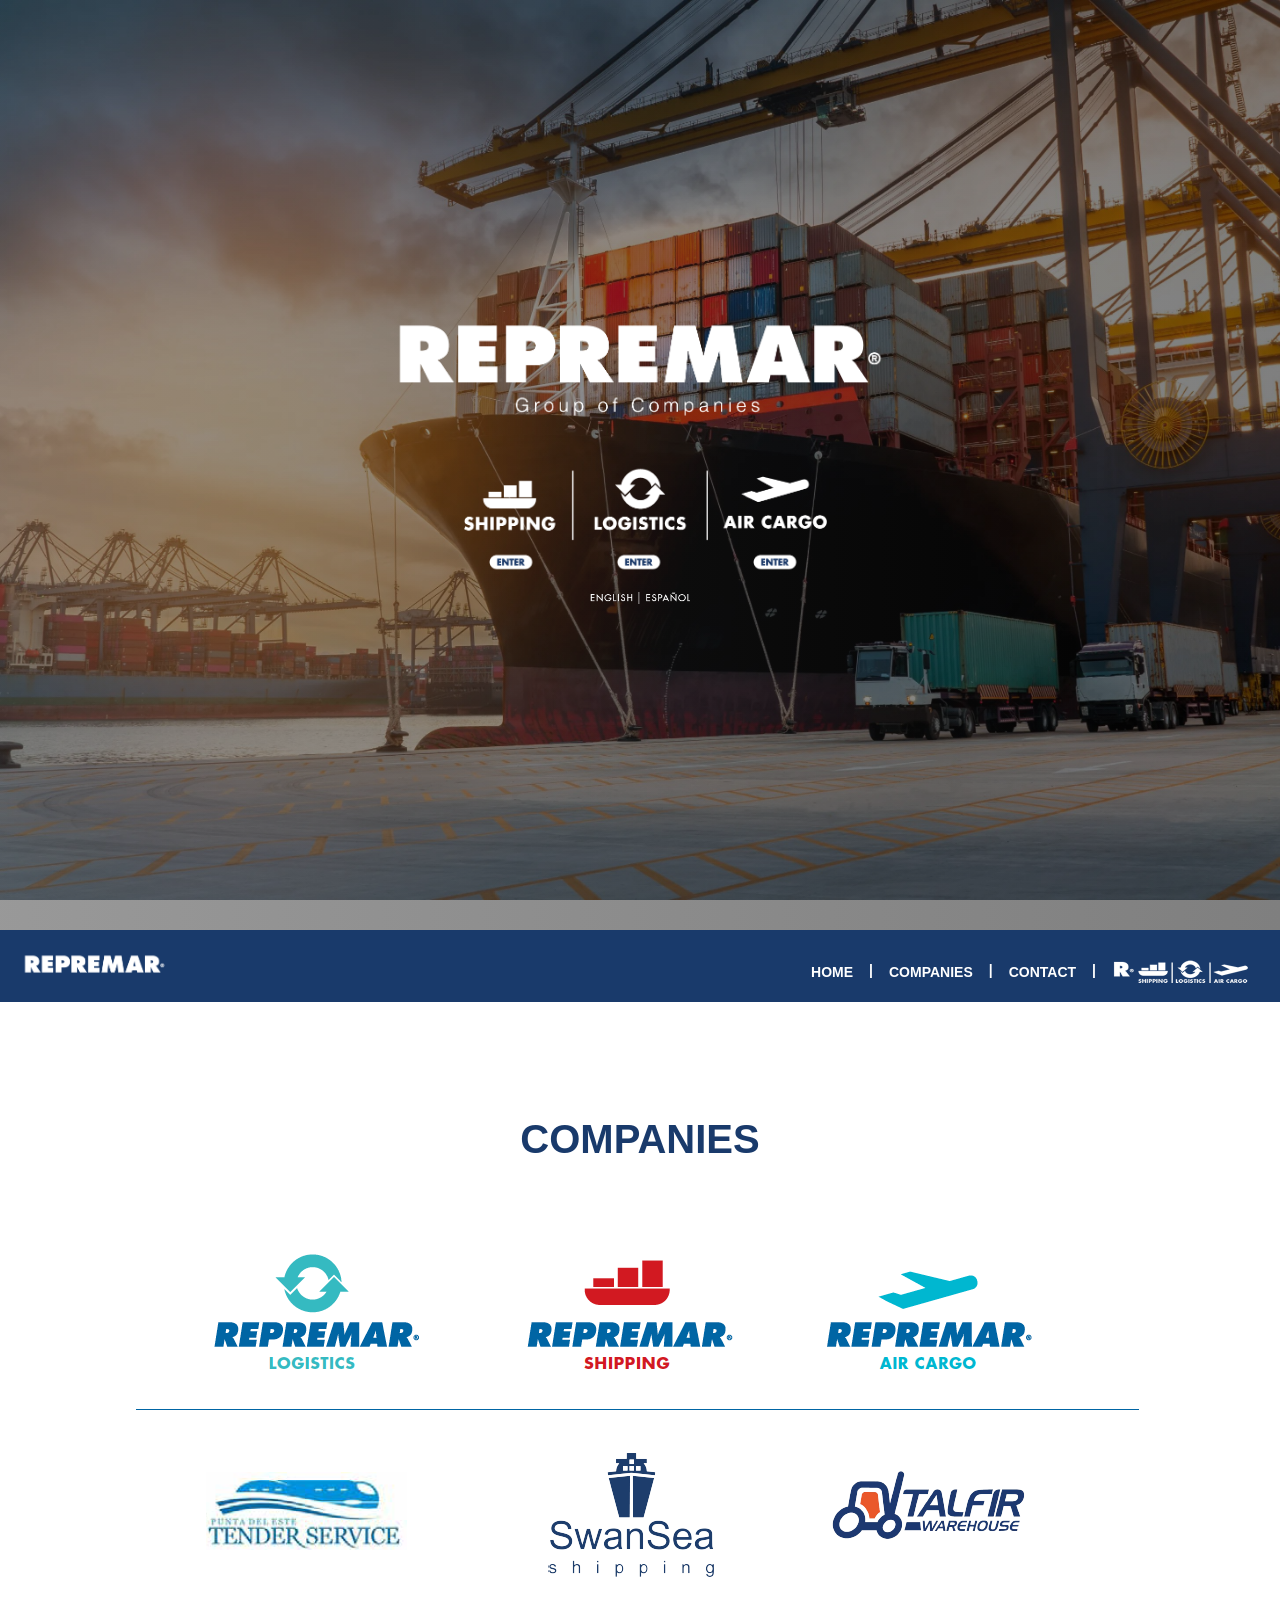
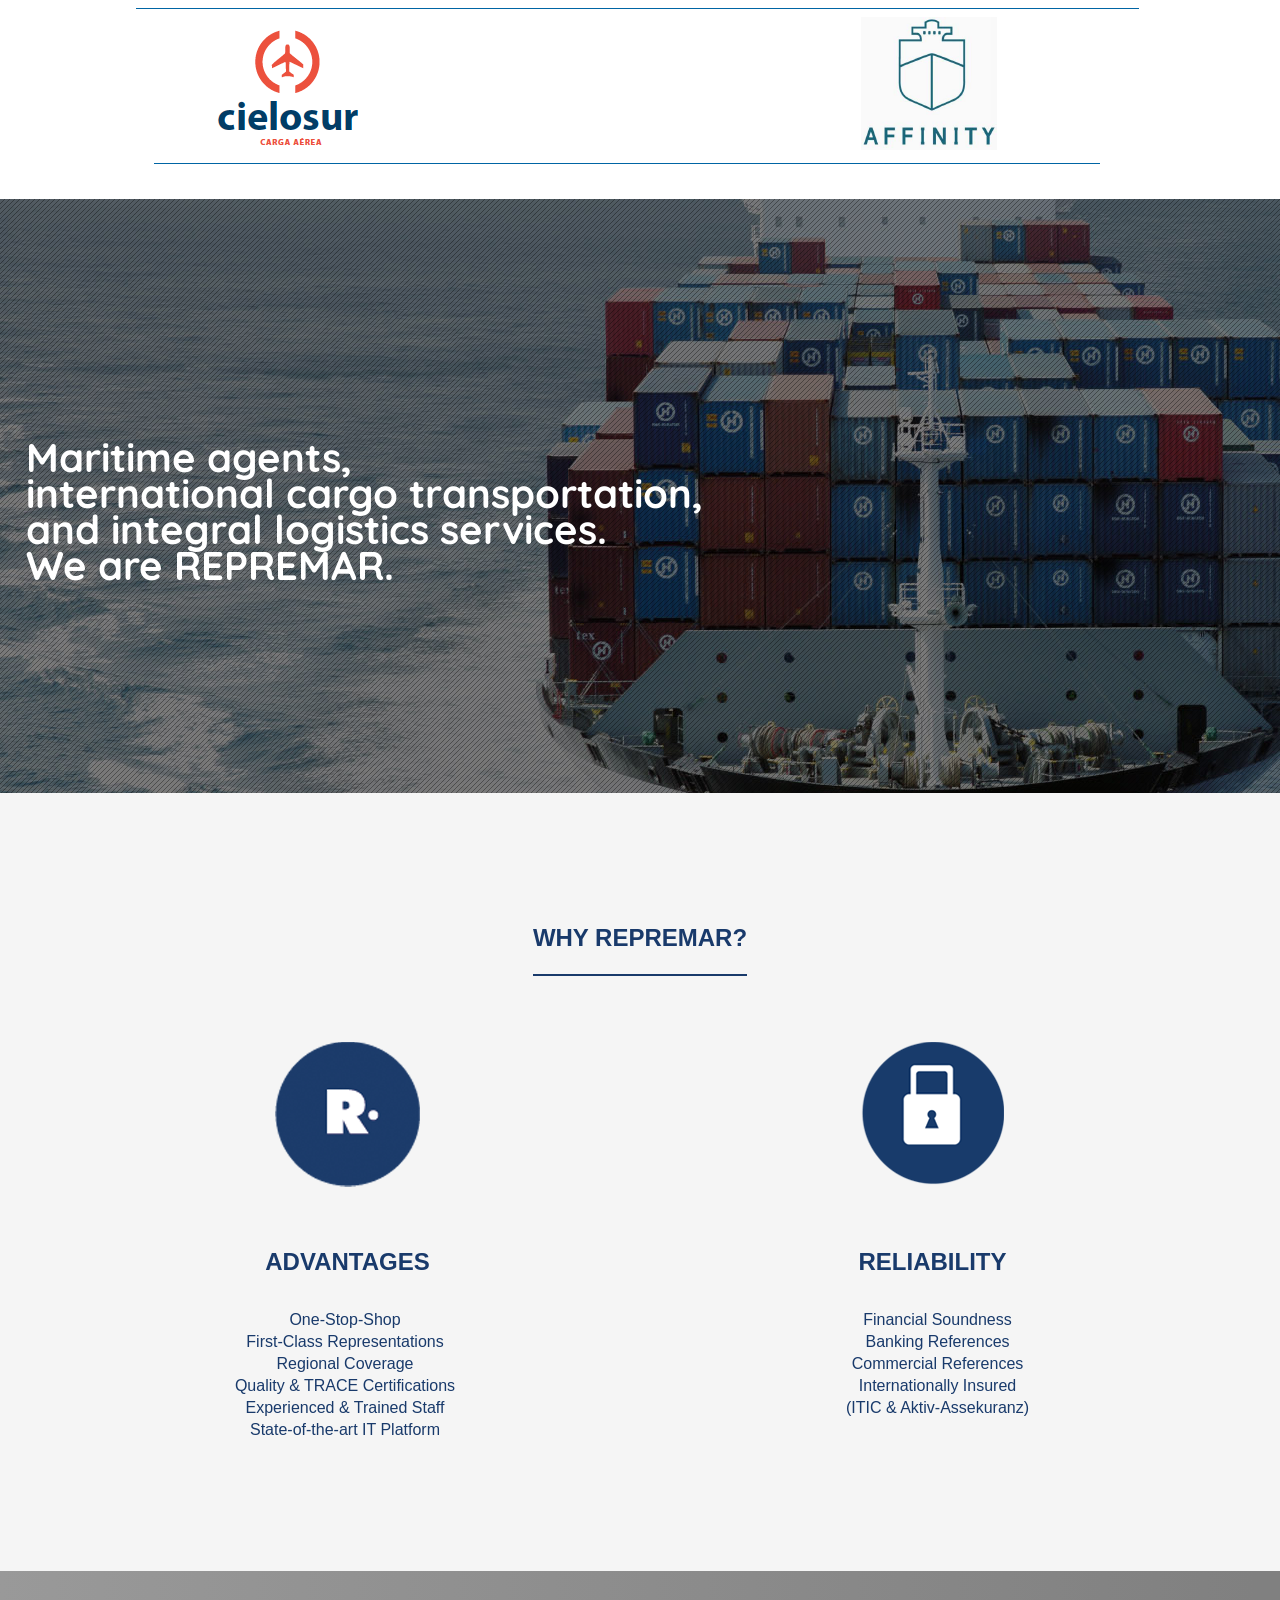
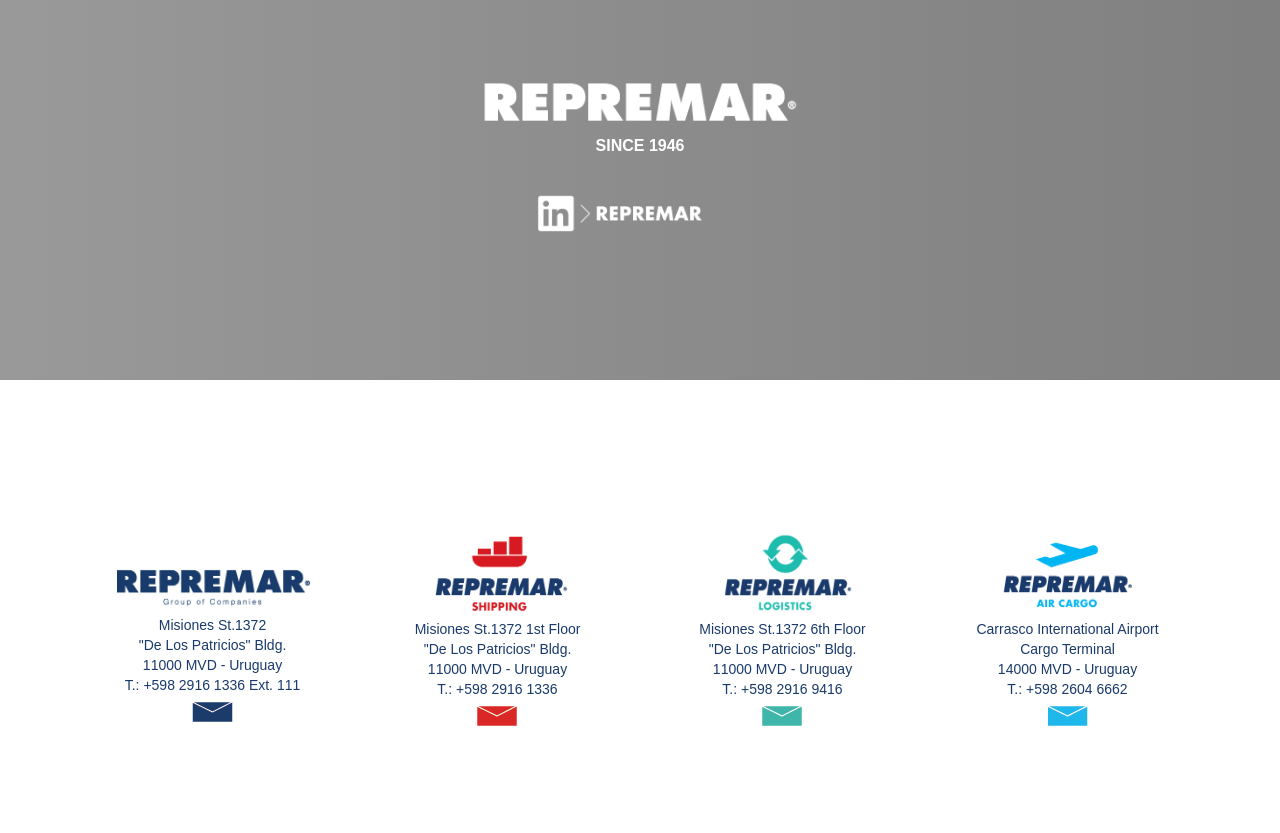
<file: index.html>
<!DOCTYPE html>
<!--[if IE 8]>         <html class="no-js lt-ie9"> <![endif]-->
<!--[if IE 9]>         <html class="no-js ie9"> <![endif]-->
<!--[if gt IE 9]><!-->
<html class="no-js">
<!--<![endif]-->

<head>
<link rel="icon" type="image/png" href="http://www.repremar.com/images/faviconRep.png" />
    <meta charset="utf-8">
    <title>REPREMAR</title>
	<script>
		function MM_openBrWindow(theURL,winName,features) { //v2.0
		  window.open(theURL,winName,features);
		}
	</script> 
	
<!--=================================
Meta tags
=================================-->

    <meta name="description" content="">
    <meta content="yes" name="apple-mobile-web-app-capable" />
    <meta name="viewport" content="minimum-scale=1.0, width=device-width, maximum-scale=1, user-scalable=no" />
        <meta name = "format-detection" content = "telephone=no">

<!--=================================
Style Sheets
=================================-->

    <link href='http://fonts.googleapis.com/css?family=Quicksand:300,400,700' rel='stylesheet' type='text/css'>
    <link href='http://fonts.googleapis.com/css?family=Open+Sans:400,300,700,600' rel='stylesheet' type='text/css'>

    <link rel="stylesheet" type="text/css" href="assets/css/bootstrap.min.css">
    <link rel="stylesheet" type="text/css" href="assets/css/font-awesome.min.css">
    <link rel="stylesheet" type="text/css" href="assets/css/flexslider.css">
    <link rel="stylesheet" type="text/css" href="assets/css/animate.css">
    <link rel="stylesheet" type="text/css" href="assets/css/jquery.vegas.css">
    <link rel="stylesheet" type="text/css" href="assets/css/prettyPhoto.css">
    <link rel="stylesheet" href="assets/css/main.css">
    <link rel="stylesheet" media="(max-width: 640px)" type="text/css" href="assets/css/max-640px.css">
    
    <script src="assets/js/modernizr-2.6.2-respond-1.1.0.min.js"></script>

	<link rel="apple-touch-icon" href="imagenes/touch-icon-iphone.jpg">

	<link rel="apple-touch-icon" sizes="76x76" href="imagenes/touch-icon-ipad.jpg">

	<link rel="apple-touch-icon" sizes="120x120" href="imagenes/touch-icon-iphone-retina.jpg">

	<link rel="apple-touch-icon" sizes="152x152" href="imagenes/touch-icon-ipad-retina.jpg">
	
    
</head>

<body>
<!-- Preloader -->
<div id="preloader">
    <div id="status">
      <div class="row cf">
            <div class="loader_Ani">
                <div class="timer"></div>
            </div>
        </div>    
    </div>
</div>
<!--=================================
Vegas Slider Images 
(Thses imges are being fetch by javascript in main.js file so that user do not need to change javascript. 
 User can also change/update images in main.js directly and remove the following list items )
=================================-->

<ul class="vegas-slides hidden">
  <li><img src="assets/images/home.jpg" alt="" width="50%" /></li>
</ul>

 <!--=================================
 Home
 =================================-->
 <a name="casa"></a>
<section id="home" class="hero">
<div class="container">
            <div class="home-inner hero-content">
               <img src="imagenes/logo.png" width="80%" style="max-width:496px;">
<br><br><br>
             	
               <div class="logos3">
              <a class="ScrollTo noborder nopad" href="shipping/index.html" target="_blank"> <img src="imagenes/entrada_01.png"  class="max120"/></a>
              <a class="ScrollTo noborder nopad" href="logistics/index.html" target="_blank"> <img src="imagenes/entrada_02.png"  class="max120"/></a>
              <a class="ScrollTo noborder nopad" href="cielosur/index.html" target="_blank"> <img src="imagenes/entrada_04.png"  class="max120"/></a>
			                                 

            </div>

            <div class="logos3" style="margin-top:5px;">
                 <a class="ScrollTo noborder nopad" href="index.html" style="padding:0px;"><img src="imagenes/ingles.png"  class="logos_entrada max120" style="height:12px" /></a>
              <a class="ScrollTo noborder nopad" href="index_es.html"  style="padding:0px;"> <img src="imagenes/espanol.png"  class="logos_entrada max120" style="height:12px"/></a>
              

            </div>
            </div>
        </div>
        <div class="overlay" data-start="#000000" data-end="#333333" data-orientation="toleft"></div>
    </section>
    <div class="section-holder">
    
<!--=================================
Navigation
=================================-->

        <nav id="sticktop" class="navbar navbar-default">

            <div class="navbar-header">
                <button type="button" class="navbar-toggle" data-toggle="collapse" data-target=".navbar-collapse">
                    <span class="icon-bar"></span>
                    <span class="icon-bar"></span>
                    <span class="icon-bar"></span>
                </button>
                <a class="navbar-brand" href="#">
                    <!-- <img src="assets/img/basic/logo.png"  > -->
                    <div class="div_logo"></div>
                    
                </a>
            </div>
            <div class="navbar-collapse collapse">
                <ul class="nav navbar-nav">

                    <li><a href="#home"><b>HOME</b></a></li>
                    <li class="separador"><b>|</b></li>
                    
                    <!-- <li><a href="#about">Agency</a> -->
                    <li><a href="#services"><b>COMPANIES</b></a></li>
                    <li class="separador"><b>|</b></li>
                    <li><a href="#contact"><b>CONTACT</b></a></li>
                    <li class="separador"><b>|</b></li>
                    <li><a href="#home"><!--                        <img src="assets/images/companies.png" style=" margin-top:2px;border:none;">-->
                        <div class="div_companies"></div></a></li>
                    
                    
                    
                  <!--  <li><img src="assets/images/logistica_blanco.png" width="60%"></li>
                     <li><img src="assets/images/cargo_blanco.png"  width="60%"></li>-->
                    <!--<li><a href="#portfolio">Work</a>
                    </li>
                    <li><a href="#team">Team</a>
                    </li>
                    <li class="dropdown"><a>Journal<i class="icon-angle-down"></i></a></li>-->
                  

                </ul>
                
                
            </div>
            <!--/.nav-collapse -->
        </nav>
<!--=================================
 Promo
 =================================-->
    

<!--=================================
 Services
 =================================-->

        <section id="services">
            <div class="container">
                <h1><font color="#193a6b"><b>COMPANIES</b></font></h1>
                <div class="row">
                    <div class="col-lg-6 col-md-6 col-sm-8 col-sm-offset-2 col-lg-offset-3 col-md-offset-3">
                        <p style="line-height:22px;"></p>
                    </div>
                </div>
                <div class="service-wrapper">

                  <div>
                      <a><img src="assets/images/LogosEmpresasGrupoRepremar.png"></a>
                  </div>
                  
                  
              </div>
            </div>
        </section>
<!--=================================
Promo
=================================-->
        <section class="promo motions video-bg">

          <a></a>
          <!-- Video Background - Here you need to replace the videoURL with your youtube video URL -->
            <a img src="assets/images/home.jpg"></a>
          <!--/Video Background -->
            
          <div class="motions-content" align="left" style="margin-left:2%">
              <h6><b>Maritime agents, <br>international cargo transportation,<br>and integral logistics services.<br> 
We are REPREMAR.</b></h6>
              </div>
          <div class="video-overlay"></div>
  
        </section>


<!--=================================
About
=================================-->
        <section id="about">
            <div class="container">
                <h1><p style="text-align: center;"><span><font color="#193a6b" size="+2"><b>WHY REPREMAR?</b></font></span></p></h1>
                <div class="row">
                    <div class="col-lg-6 col-md-6 col-sm-6 col-sm-offset-2 col-lg-offset-3 col-md-offset-3">
                        <p style="text-align: center;"><font color="#193a6b"></font></p>
                    </div>
                </div>
                <div class="row">
                    <div class="col-lg-6 col-md-6 col-sm-6">
                        <div class="about-work">
                            <span class="noteIcon"></span>
                            <h3><div align="center"><font color="#193a6b" size="+2">ADVANTAGES </font></div></h3>
    <ul><p style="text-align: center;line-height:22px; margin-left:-45px;"><font color="#193a6b">               
    One-Stop-Shop<br>
  First-Class Representations<br>
  Regional Coverage<br>
  Quality & TRACE Certifications<br>
  Experienced & Trained Staff<br>
  State-of-the-art IT Platform<br>
  </font></p></ul>
                        </div>
                    </div>
                    <div class="col-lg-6 col-md-6 col-sm-6">
                        <div class="about-work">
                            <span class="bulbIcon"></span>
                            <h3><div align="center"><font color="#193a6b" size="+2">RELIABILITY </font></div></h3>
    <ul><p style="text-align: center;line-height:22px; margin-left:-30px;"><font color="#193a6b">                       
                      Financial Soundness<br>
                    Banking References<br>
                    Commercial References<br>
                    Internationally Insured <br>
                      (ITIC & Aktiv-Assekuranz)<br>
  </font></p></ul>
                        </div>
                    </div>

                </div>
            </div>
        </section>

<!--=================================
profile
=================================-->
        <section id="profile" class="parallax-profile parallax">
          <div class="parallax-content">
                <div class="overlay" data-start="#a6b528" data-end="#00d2ff" data-orientation="toleft"></div>
                <div class="container">
                    <div class="profile-content">
                        <img src="imagenes/logopie.png" width="70%" style="max-width:335px;">
                      <div class="row">
                            <div class="col-lg-6 col-md-6 col-sm-8 col-sm-offset-2 col-lg-offset-3 col-md-offset-3">
                                <p style="text-transform: uppercase;  line-height:22px;"><b>since 1946</b></p>
                            </div>
                            
                        </div><div class="links_social">
              <a href="https://www.linkedin.com/company/repremar" target="_new" > <img src="imagenes/linkedin.png" class="logos_social" width="168" height="43"></a>
                           

                            </div>
                        <div class="clearfix"></div>
                  </div>   
                </div>
          </div>   
        </section>
 
  
<!--=================================
Contact
=================================-->
  <footer>
        <section id="contact" class="parallax-contact parallax">
          <div class="parallax-content">
           <!-- <div class="overlay" data-start="#a6b528" data-end="#00d2ff" data-orientation="toleft"></div> -->
                <div class="container">
                  <div class="contact-content">
                           
                      <div class="contact-wrapper">
                          <div class="contact-unit">
                              <img src="assets/images/c-1.png" width="196" height="82"><br>
                              <font color="#193a6b"><h9>Misiones St.1372</h9><br>
                              <h9>"De Los Patricios" Bldg.</h9><br>
                              <h9> 11000 MVD - Uruguay</h9><br>
                              <h9>T.: +598 2916 1336 Ext. 111</h9><br></font> 
                              <a href="mailto:group@repremar.com"><span class="msgIcon"></span></a>
                          </div>
      
                          <div class="contact-unit">
                          <img src="assets/images/c-4_pie.png" width="196" height="86"><br>
                          <font color="#193a6b"><h9>Misiones St.1372 1st Floor</h9><br>
                              <h9>"De Los Patricios" Bldg.</h9><br>
                              <h9> 11000 MVD - Uruguay</h9><br>
                              <h9>T.: +598 2916 1336</h9><br></font>
                            <a href="mailto:shipping@repremar.com"><span class="msgIcon2"></span></a>
                          </div>
      
                          <div class="contact-unit"> <img src="assets/images/c-3_pie.png" width="196" height="86" border="0"></a><br>
                              <font color="#193a6b"><h9>Misiones St.1372 6th Floor</h9><br>
                              <h9>"De Los Patricios" Bldg.</h9><br>
                              <h9> 11000 MVD - Uruguay</h9><br>
                              <h9>T.:  +598 2916 9416</h9><br></font>
                             <a href="mailto:logistics@repremar.com"><span class="msgIcon3"></span></a>
                          </div>
                          
                           <div class="contact-unit">
                          <img src="assets/images/c-2_pie.png" width="196" height="86"><br>
                              <font color="#193a6b"><h10>Carrasco International Airport</h10><br>
                              <h9>Cargo Terminal</h9><br>
                              <h9> 14000 MVD - Uruguay</h9><br>
                              <h9>T.: +598 2604 6662</h9><br></font> 
                             <a href="mailto:info@cielosur.com.uy"><span class="msgIcon4"></span></a>
                          </div>
                                                    
                      </div>
                      
                    
                  </div>  
                </div>
             </div>   
        </section>
     </footer>   
  </div>
  
<!--=================================
Script Source
=================================-->
    <script src="assets/js/jquery-1.9.js"></script>
    <script src="assets/js/bootstrap.min.js"></script>
    <script src="assets/js/jquery.easing-1.3.pack.js"></script>
    <script src="assets/js/jquery.sticky.js"></script>
    <script src="assets/js/jquery.inview.js"></script>
    <script src="assets/js/jquery.flexslider-min.js"></script>
    <script src="assets/js/jquery.vegas.min.js"></script>
    <script src="assets/js/tweetable.jquery.min.js"></script>
    <script src="assets/js/jflickrfeed.min.js"></script>
    <script src="assets/js/jquery.prettyPhoto.js"></script>
    <script src="assets/js/jquery.waitforimages.js"></script>
    <script src="assets/js/parallax.js"></script>
    <script src="assets/js/isotope.js"></script>
    <script src="assets/js/gradient-LinearOnly.min.js"></script>
    <script src="assets/js/Base64.min.js"></script>
    
    <script src="assets/js/jquery.mb.YTPlayer.js"></script>
    <script src="assets/js/main.js"></script>
        <script src="assets/js/jquerymobile.js"></script>  

    <script>
  $('.carousel').carousel({

   interval: 16000
  });


$(".carousel-nav a").click(function(e){
    e.preventDefault();
    var index = parseInt($(this).attr('data-to'));
    $('.carousel').carousel(index);
    var nav = $('.carousel-nav');
    var item = nav.find('a').get(index);
    nav.find('a.active').removeClass('active');
    $(item).addClass('active');
});

$('.carousel').bind('slide.bs.carousel', function (e) {
    var elements = 8;
    var nav = $('.carousel-nav');
    var index = $('.carousel').find('.item.active').index();
    index = (index == elements - 1) ? 0 : index + 1;
    var item = nav.find('a').get(index);
    nav.find('a.active').removeClass('active');
    $(item).addClass('active');
    
});

 
$(document).ready(function() {  
   $(".carousel").swiperight(function() {  
      $(".carousel").carousel('prev');  
    });  
   $(".carousel").swipeleft(function() {  
      $(".carousel").carousel('next');  
   });  
});  
 </script>   

<!-- Google Tag Manager --> 
<noscript><iframe src="//www.googletagmanager.com/ns.html?id=GTM-NQXR5X" 
height="0" width="0" style="display:none;visibility:hidden"></iframe></noscript> 
<script>(function(w,d,s,l,i){w[l]=w[l]||[];w[l].push({'gtm.start': 
new Date().getTime(),event:'gtm.js'});var f=d.getElementsByTagName(s)[0], 
j=d.createElement(s),dl=l!='dataLayer'?'&l='+l:'';j.async=true;j.src= 
'//www.googletagmanager.com/gtm.js?id='+i+dl;f.parentNode.insertBefore(j,f); 
})(window,document,'script','dataLayer','GTM-NQXR5X');</script> 
<!-- End Google Tag Manager --> 
        
</body>
</html>
</file>
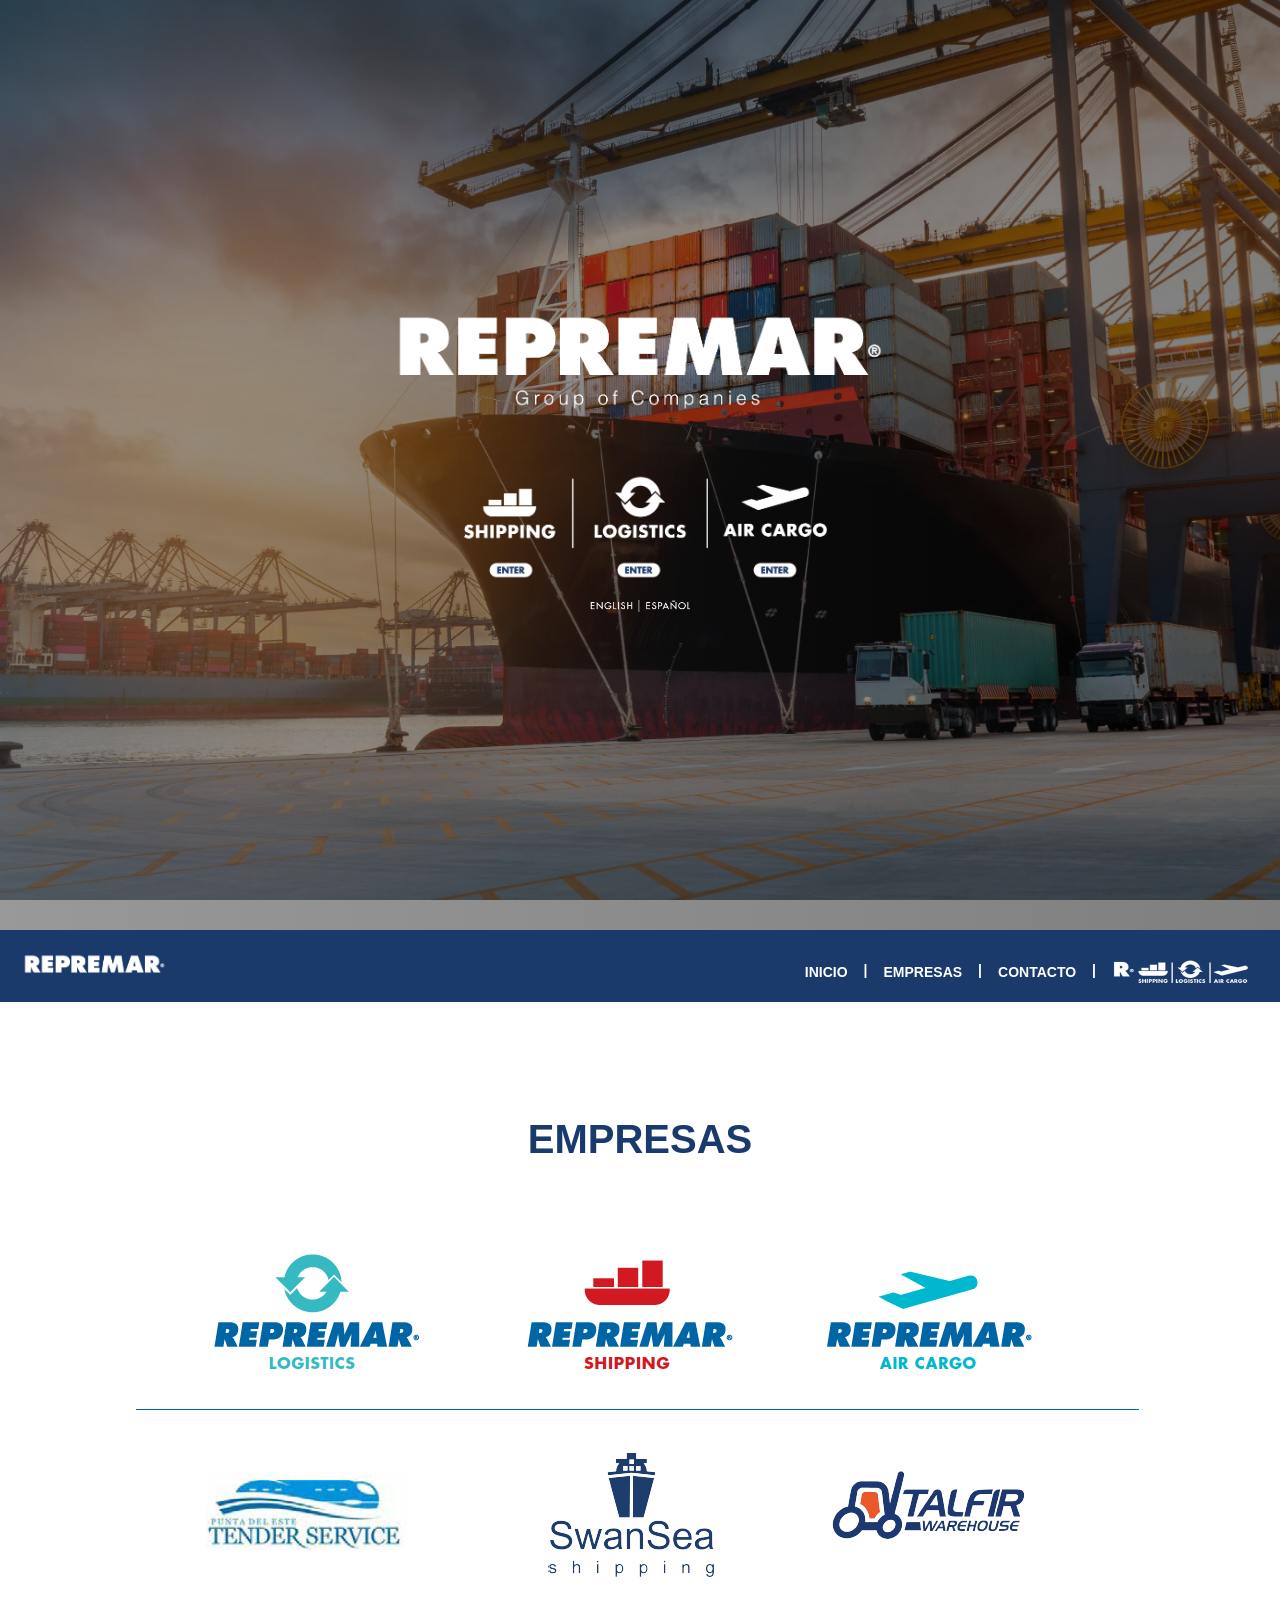
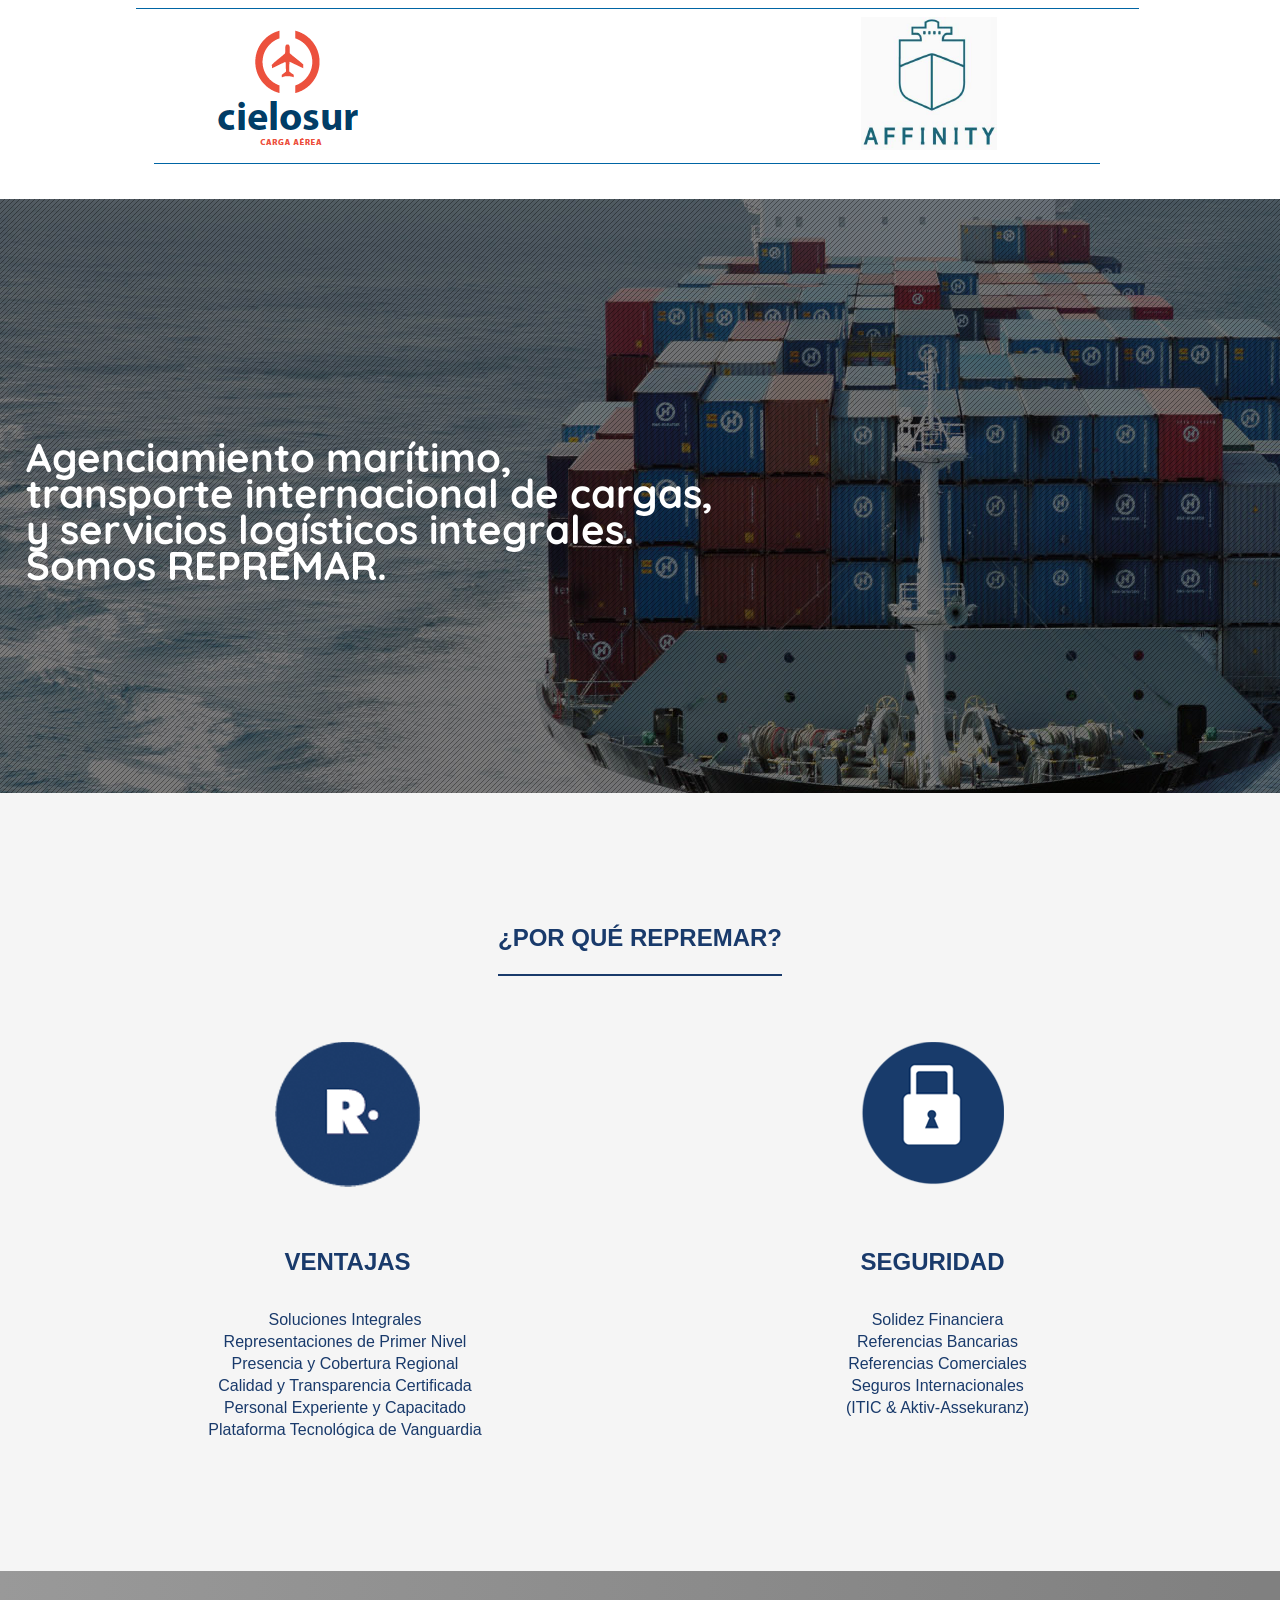
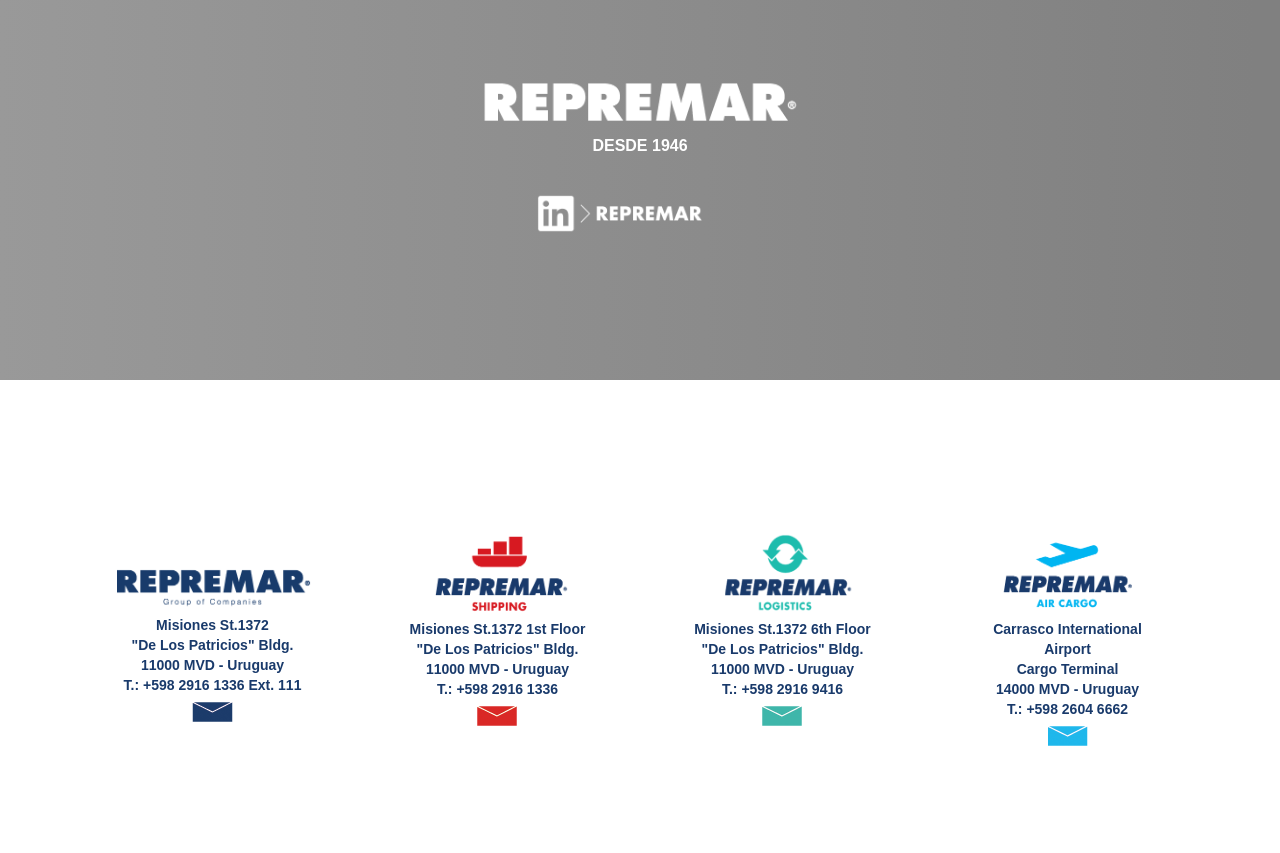
<file: index_es.html>
<!DOCTYPE html>
<!--[if IE 8]>         <html class="no-js lt-ie9"> <![endif]-->
<!--[if IE 9]>         <html class="no-js ie9"> <![endif]-->
<!--[if gt IE 9]><!-->
<html class="no-js">
<!--<![endif]-->

<head>
<link rel="icon" type="image/png" href="http://www.repremar.com/images/faviconRep.png" />
    <meta charset="utf-8">
    <title>REPREMAR</title>
	<script>
		function MM_openBrWindow(theURL,winName,features) { //v2.0
		  window.open(theURL,winName,features);
		}
	</script> 
	
<!--=================================
Meta tags
=================================-->

    <meta name="description" content="">
    <meta content="yes" name="apple-mobile-web-app-capable" />
    <meta name="viewport" content="minimum-scale=1.0, width=device-width, maximum-scale=1, user-scalable=no" />
        <meta name = "format-detection" content = "telephone=no">

<!--=================================
Style Sheets
=================================-->

    <link href='http://fonts.googleapis.com/css?family=Quicksand:300,400,700' rel='stylesheet' type='text/css'>
    <link href='http://fonts.googleapis.com/css?family=Open+Sans:400,300,700,600' rel='stylesheet' type='text/css'>

    <link rel="stylesheet" type="text/css" href="assets/css/bootstrap.min.css">
    <link rel="stylesheet" type="text/css" href="assets/css/font-awesome.min.css">
    <link rel="stylesheet" type="text/css" href="assets/css/flexslider.css">
    <link rel="stylesheet" type="text/css" href="assets/css/animate.css">
    <link rel="stylesheet" type="text/css" href="assets/css/jquery.vegas.css">
    <link rel="stylesheet" type="text/css" href="assets/css/prettyPhoto.css">
    <link rel="stylesheet" href="assets/css/main.css">
    
    <script src="assets/js/modernizr-2.6.2-respond-1.1.0.min.js"></script>

    
</head>

<body>
<!-- Preloader -->

<!--=================================
Vegas Slider Images 
(Thses imges are being fetch by javascript in main.js file so that user do not need to change javascript. 
 User can also change/update images in main.js directly and remove the following list items )
=================================-->

<ul class="vegas-slides hidden">
  <li><img src="assets/images/home.jpg" alt="" width="50%" /></li>
</ul>

 <!--=================================
 Home
 =================================-->
 <a name="casa"></a>
<section id="home" class="hero">
<div class="container">
            <div class="home-inner hero-content">
               <img src="imagenes/logo.png" width="80%" style="max-width:496px;">
             <br /><br />  <h5><font face="Arial, Helvetica, sans-serif"><b>
                
            <div class="logo_entrar_r">

            </div>	
            <div class="logos3">
              <a class="ScrollTo noborder nopad" href="shipping/index_es.html" target="_blank"> <img src="imagenes/entrada_01.png"  class="max120"/></a>
              <a class="ScrollTo noborder nopad" href="logistics/index_es.html" target="_blank"> <img src="imagenes/entrada_02.png"  class="max120"/></a>
              <a class="ScrollTo noborder nopad" href="cielosur/index.html" target="_blank"> <img src="imagenes/entrada_04.png"  class="max120"/></a>

            </div>
            <div class="logos3" style="margin-top:5px;">
                 <a class="ScrollTo noborder nopad" href="index.html" style="padding:0px;"><img src="imagenes/ingles.png"  class="logos_entrada max120" style="height:12px" /></a>
              <a class="ScrollTo noborder nopad" href="index_es.html"  style="padding:0px;"> <img src="imagenes/espanol.png"  class="logos_entrada max120" style="height:12px"/></a>

            </div>
            
            </div>
        </div>
        <div class="overlay" data-start="#000000" data-end="#333333" data-orientation="toleft"></div>
    </section>
    <div class="section-holder">
    
<!--=================================
Navigation
=================================-->

        <nav id="sticktop" class="navbar navbar-default">

            <div class="navbar-header">
                <button type="button" class="navbar-toggle" data-toggle="collapse" data-target=".navbar-collapse">
                    <span class="icon-bar"></span>
                    <span class="icon-bar"></span>
                    <span class="icon-bar"></span>
                </button>
                <a class="navbar-brand" href="#">
                    <!-- <img src="assets/img/basic/logo.png"  > -->
                    <div class="div_logo"></div>
                </a>
            </div>
            <div class="navbar-collapse collapse">
                <ul class="nav navbar-nav">

                    <li><a href="#home"><b>INICIO</b></a></li>
                    <li class="separador"><b>|</b></li>
                    <!-- <li><a href="#about">Agency</a> -->
                    <li><a href="#services"><b>EMPRESAS</b></a></li>
                    <li class="separador"><b>|</b></li>
                    <li><a href="#contact"><b>CONTACTO</b></a></li>
                    <li class="separador"><b>|</b></li>
                    <li><a href="#home"><!--                        <img src="assets/images/companies.png" style=" margin-top:2px;border:none;">-->
                        <div class="div_companies"></div></a></li>
                    
                  <!--  <li><img src="assets/images/logistica_blanco.png" width="60%"></li>
                     <li><img src="assets/images/cargo_blanco.png"  width="60%"></li>-->
                    <!--<li><a href="#portfolio">Work</a>
                    </li>
                    <li><a href="#team">Team</a>
                    </li>
                    <li class="dropdown"><a>Journal<i class="icon-angle-down"></i></a></li>-->
                  

                </ul>
                
                
            </div>
            <!--/.nav-collapse -->
        </nav>
<!--=================================
 Promo
 =================================-->


<!--=================================
 Services
 =================================-->

      <section id="services">
            <div class="container">
                <h1><font color="#193a6b"><b>EMPRESAS</b></font></h1>
                <div class="row">
                    <div class="col-lg-6 col-md-6 col-sm-8 col-sm-offset-2 col-lg-offset-3 col-md-offset-3">
                        <p style="line-height:22px;"></p>
                    </div>
                </div>
                <div class="service-wrapper">

                    <div>
                        <a><img src="assets/images/LogosEmpresasGrupoRepremar.png"></a>
                    </div>
                    
                    
                </div>
            </div>
        </section>
<!--=================================
Promo
=================================-->
        <section class="promo motions video-bg">

            <a></a>
        <!-- Video Background - Here you need to replace the videoURL with your youtube video URL -->
          <a img src="assets/images/home.jpg"></a>
        <!--/Video Background -->
        
            
          <div class="motions-content" align="left" style="margin-left:2%">
              <h6><b>Agenciamiento marítimo,<br>transporte internacional de cargas,<br>y servicios logísticos integrales.<br> 
Somos REPREMAR.</b></h6>
              </div>
          <div class="video-overlay"></div>
  
        </section>


<!--=================================
About
=================================-->
        <section id="about">
            <div class="container">
                <h1><p style="text-align: center;"><span><font color="#193a6b" size="+2"><b>¿POR QUÉ REPREMAR?</b></font></span></p></h1>
                <div class="row">
                    <div class="col-lg-6 col-md-6 col-sm-6 col-sm-offset-2 col-lg-offset-3 col-md-offset-3">
                        <p style="text-align: center;"><font color="#193a6b"></font></p>
                    </div>
                </div>
                <div class="row">
                    <div class="col-lg-6 col-md-6 col-sm-6">
                        <div class="about-work">
                            <span class="noteIcon"></span>
                            <h3><div align="center"><font color="#193a6b" size="+2">VENTAJAS </font></div></h3>
    <ul><p style="text-align: center;line-height:22px; margin-left:-45px;"><font color="#193a6b">               
    Soluciones Integrales<br>
  Representaciones de Primer Nivel<br>
  Presencia y Cobertura Regional<br>
  Calidad y Transparencia Certificada<br>
  Personal Experiente y Capacitado<br>
  Plataforma Tecnológica de Vanguardia<br>
  </font></p></ul>
                        </div>
                    </div>
                    <div class="col-lg-6 col-md-6 col-sm-6">
                        <div class="about-work">
                            <span class="bulbIcon"></span>
                            <h3><div align="center"><font color="#193a6b" size="+2">SEGURIDAD </font></div></h3>
    <ul><p style="text-align: center;line-height:22px; margin-left:-30px;"><font color="#193a6b">                       
                      Solidez Financiera<br>
                    Referencias Bancarias<br>
                    Referencias Comerciales<br>
                    Seguros Internacionales  <br>
                      (ITIC & Aktiv-Assekuranz)<br>
  </font></p></ul>
                        </div>
                    </div>

                </div>
            </div>
        </section>

<!--=================================
profile
=================================-->
        <section id="profile" class="parallax-profile parallax">
          <div class="parallax-content">
                <div class="overlay" data-start="#a6b528" data-end="#00d2ff" data-orientation="toleft"></div>
                <div class="container">
                    <div class="profile-content">
                        <img src="imagenes/logopie.png" width="70%" style="max-width:335px;">
                      <div class="row">
                            <div class="col-lg-6 col-md-6 col-sm-8 col-sm-offset-2 col-lg-offset-3 col-md-offset-3">
                                <p style="text-transform: uppercase;  line-height:22px;"><b>desde 1946</b></p>
                            </div>
                            
                        </div><div class="links_social">
              <a href="https://www.linkedin.com/company/repremar" target="_new" > <img src="imagenes/linkedin.png" class="logos_social" width="168" height="43"></a>
                           

                            </div>
                        <div class="clearfix"></div>
                  </div>   
                </div>
          </div>   
        </section>
 
  
<!--=================================
Contact
=================================-->
  <footer>
        <section id="contact" class="parallax-contact parallax">
          <div class="parallax-content">
           <!-- <div class="overlay" data-start="#a6b528" data-end="#00d2ff" data-orientation="toleft"></div> -->
                <div class="container">
                  <div class="contact-content">
                           
                      <div class="contact-wrapper">
                          <div class="contact-unit">
                              <img src="assets/images/c-1.png" width="196" height="82"><br>
                              <font color="#193a6b"><h9>Misiones St.1372</h9><br>
                              <h9>"De Los Patricios" Bldg.</h9><br>
                              <h9> 11000 MVD - Uruguay</h9><br>
                              <h9>T.: +598 2916 1336 Ext. 111</h9><br></font> 
                              <a href="mailto:group@repremar.com"><span class="msgIcon"></span></a>
                          </div>
      
                          <div class="contact-unit">
                          <img src="assets/images/c-4_pie.png" width="196" height="86"><br>
                          <font color="#193a6b"><h9>Misiones St.1372 1st Floor</h9><br>
                              <h9>"De Los Patricios" Bldg.</h9><br>
                              <h9> 11000 MVD - Uruguay</h9><br>
                              <h9>T.: +598 2916 1336</h9><br></font>
                            <a href="mailto:shipping@repremar.com"><span class="msgIcon2"></span></a>
                          </div>
      
                          <div class="contact-unit"> <img src="assets/images/c-3_pie.png" width="196" height="86" border="0"></a><br>
                              <font color="#193a6b"><h9>Misiones St.1372 6th Floor</h9><br>
                              <h9>"De Los Patricios" Bldg.</h9><br>
                              <h9> 11000 MVD - Uruguay</h9><br>
                              <h9>T.:  +598 2916 9416</h9><br></font>
                             <a href="mailto:logistics@repremar.com"><span class="msgIcon3"></span></a>
                          </div>
                          
                           <div class="contact-unit">
                          <img src="assets/images/c-2_pie.png" width="196" height="86"><br>
                              <font color="#193a6b"><h10>Carrasco International Airport</h10><br>
                              <h9>Cargo Terminal</h9><br>
                              <h9> 14000 MVD - Uruguay</h9><br>
                              <h9>T.: +598 2604 6662</h9><br></font> 
                             <a href="mailto:info@cielosur.com.uy"><span class="msgIcon4"></span></a>
                          </div>
                                                    
                      </div>
                      
                   
                  </div>  
                </div>
             </div>   
        </section>
     </footer>   
  </div>
  
<!--=================================
Script Source
=================================-->
    <script src="assets/js/jquery-1.9.js"></script>
    <script src="assets/js/bootstrap.min.js"></script>
    <script src="assets/js/jquery.easing-1.3.pack.js"></script>
    <script src="assets/js/jquery.sticky.js"></script>
    <script src="assets/js/jquery.inview.js"></script>
    <script src="assets/js/jquery.flexslider-min.js"></script>
    <script src="assets/js/jquery.vegas.min.js"></script>
    <script src="assets/js/tweetable.jquery.min.js"></script>
    <script src="assets/js/jflickrfeed.min.js"></script>
    <script src="assets/js/jquery.prettyPhoto.js"></script>
    <script src="assets/js/jquery.waitforimages.js"></script>
    <script src="assets/js/parallax.js"></script>
    <script src="assets/js/isotope.js"></script>
    <script src="assets/js/gradient-LinearOnly.min.js"></script>
    <script src="assets/js/Base64.min.js"></script>
    
    <script src="assets/js/jquery.mb.YTPlayer.js"></script>
    <script src="assets/js/main.js"></script>
        <script src="assets/js/jquerymobile.js"></script>  

    <script>
  $('.carousel').carousel({

   interval: 16000
  });


$(".carousel-nav a").click(function(e){
    e.preventDefault();
    var index = parseInt($(this).attr('data-to'));
    $('.carousel').carousel(index);
    var nav = $('.carousel-nav');
    var item = nav.find('a').get(index);
    nav.find('a.active').removeClass('active');
    $(item).addClass('active');
});

$('.carousel').bind('slide.bs.carousel', function (e) {
    var elements = 8;
    var nav = $('.carousel-nav');
    var index = $('.carousel').find('.item.active').index();
    index = (index == elements - 1) ? 0 : index + 1;
    var item = nav.find('a').get(index);
    nav.find('a.active').removeClass('active');
    $(item).addClass('active');
    
});

 
$(document).ready(function() {  
   $(".carousel").swiperight(function() {  
      $(".carousel").carousel('prev');  
    });  
   $(".carousel").swipeleft(function() {  
      $(".carousel").carousel('next');  
   });  
});  
 </script>   

    <script>
        var _gaq = [
            ['_setAccount', 'UA-XXXXX-X'],
            ['_trackPageview']
        ];
        (function (d, t) {
            var g = d.createElement(t),
                s = d.getElementsByTagName(t)[0];
            g.src = '//www.google-analytics.com/ga.js';
            s.parentNode.insertBefore(g, s)
        }(document, 'script'));
    </script>
        
</body>
</html>
</file>
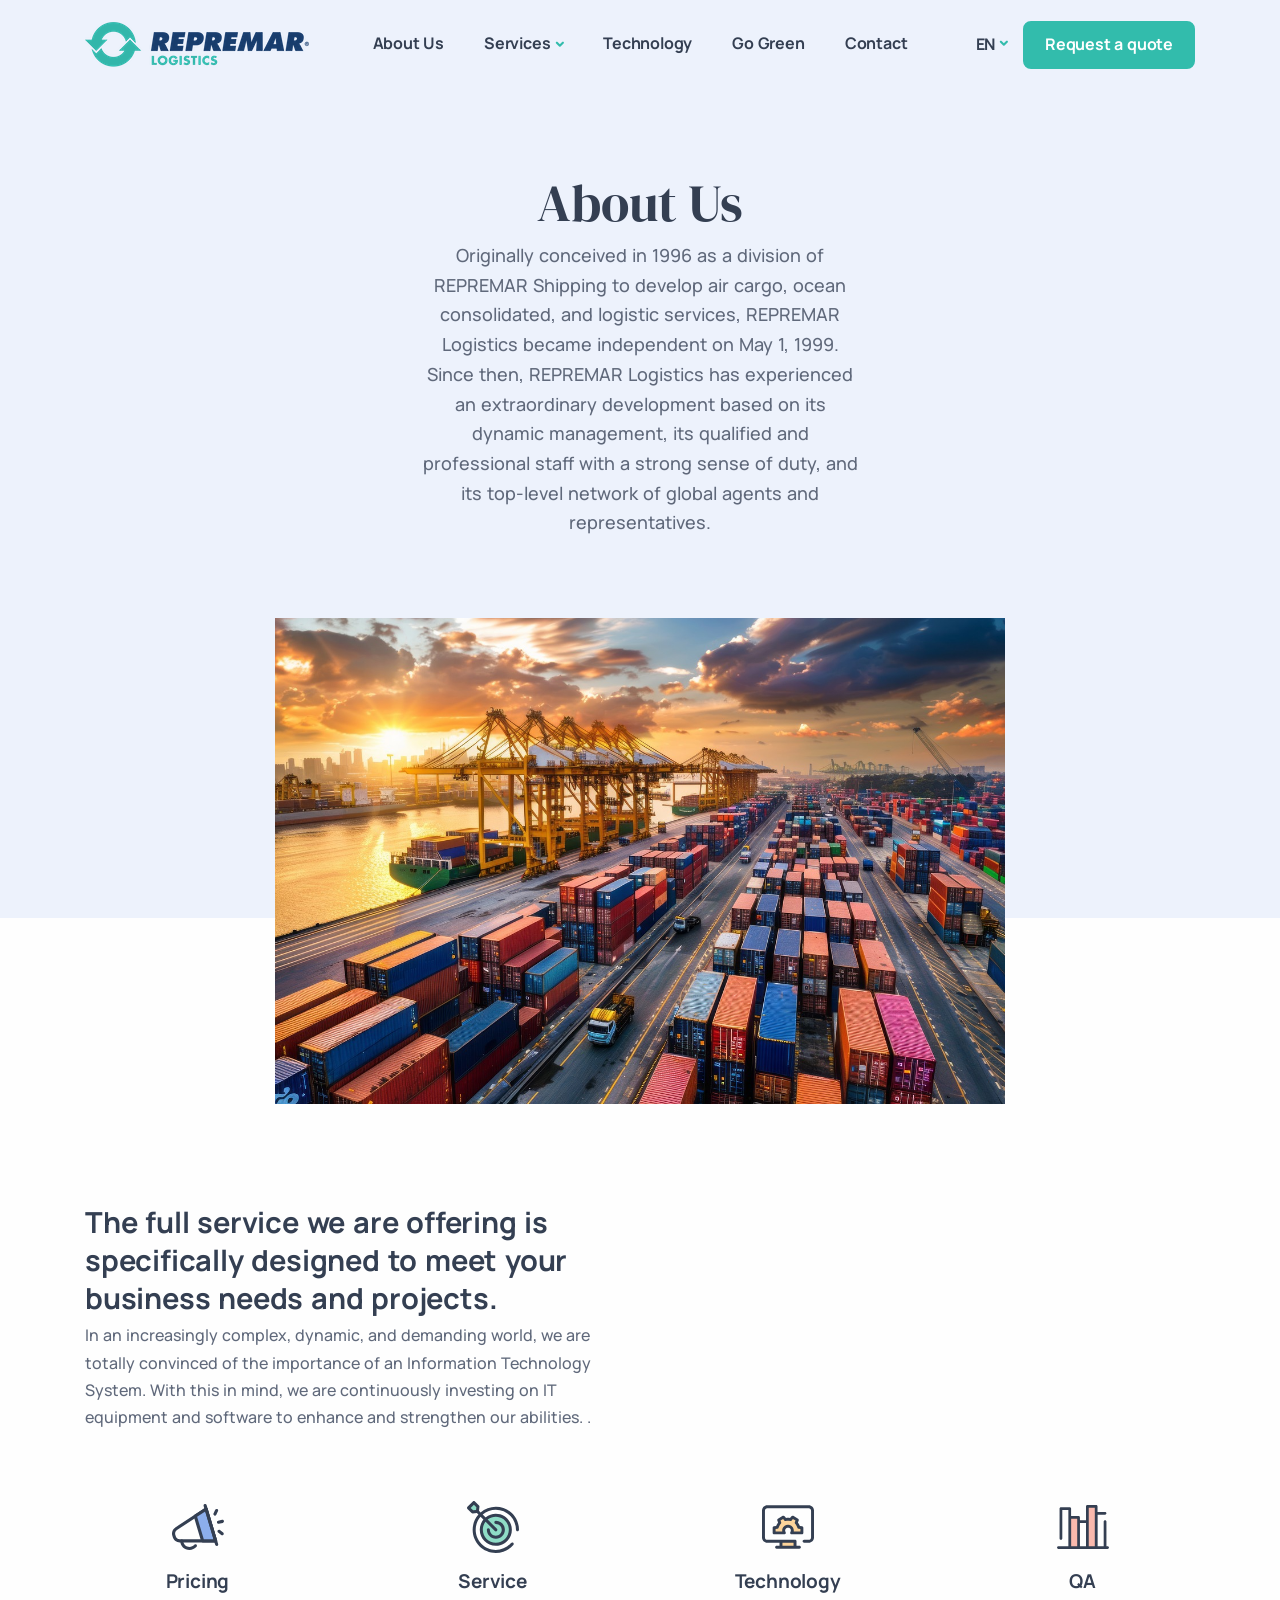
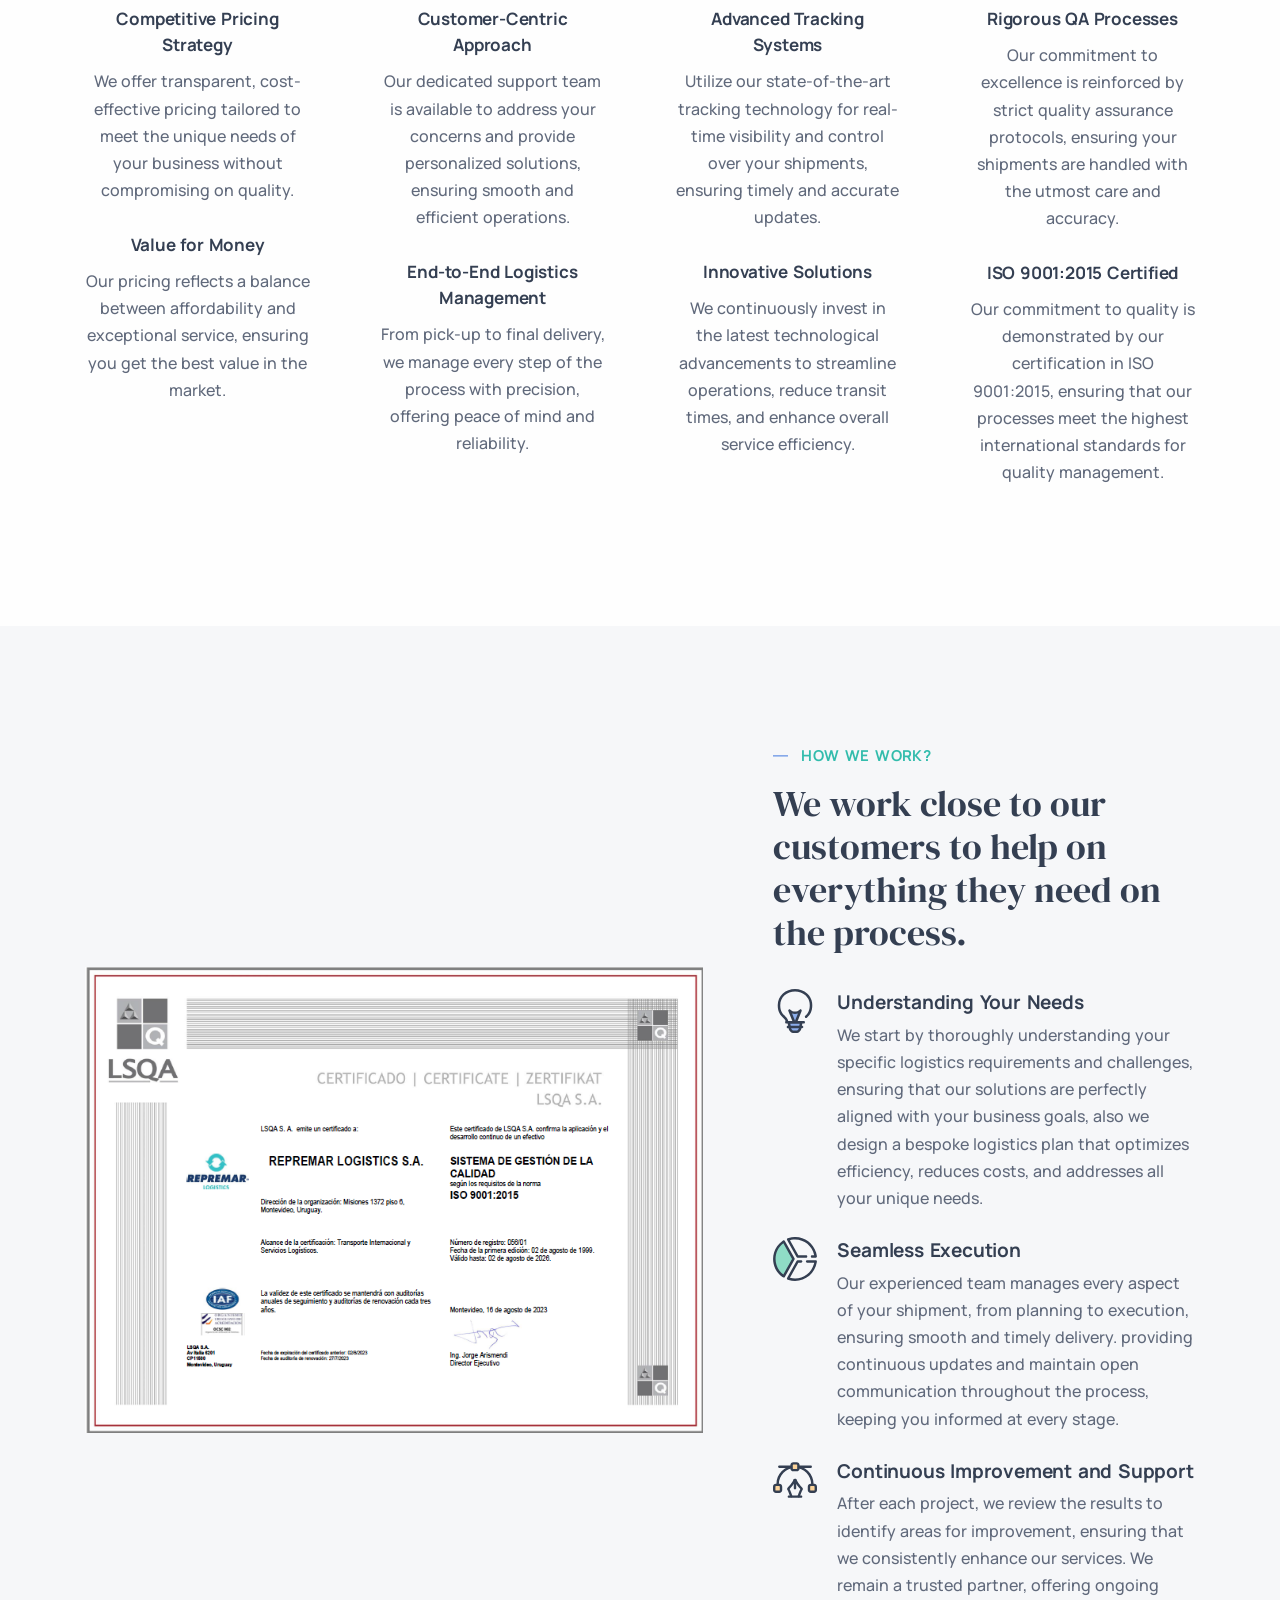
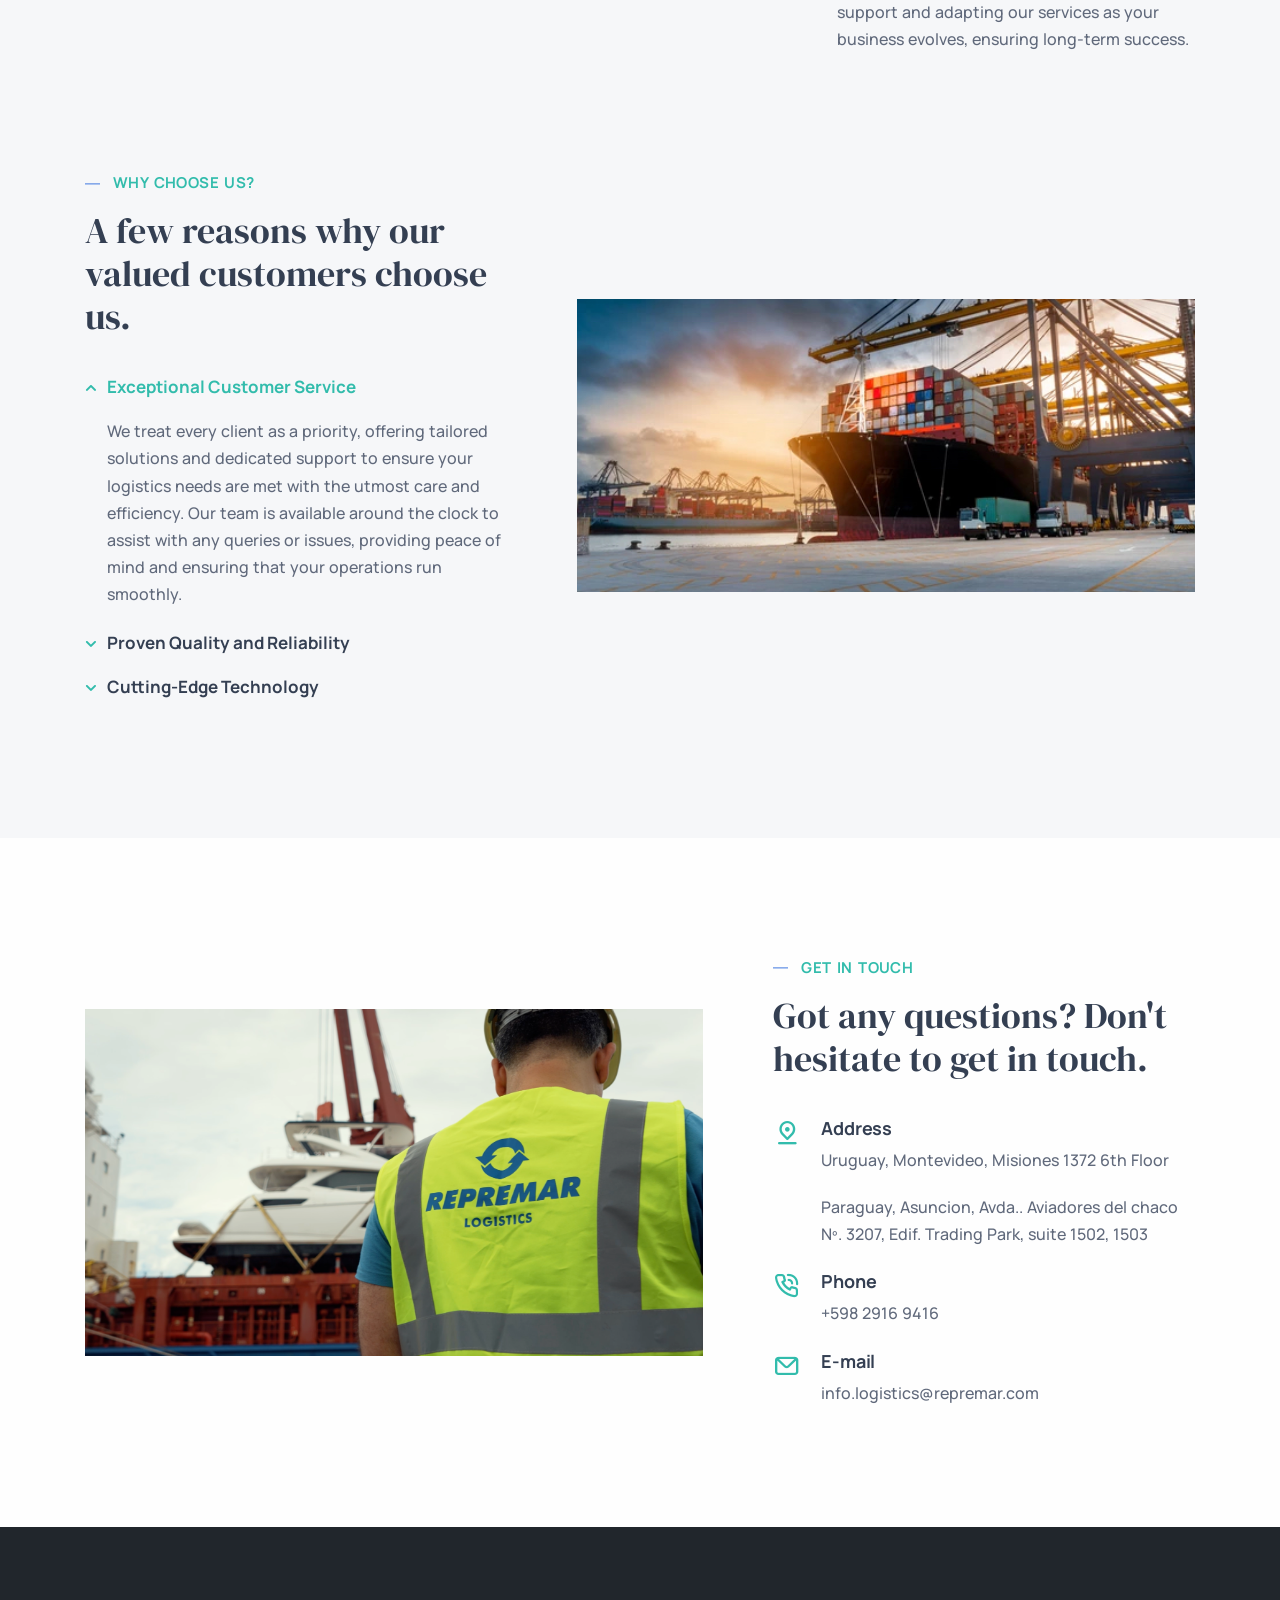
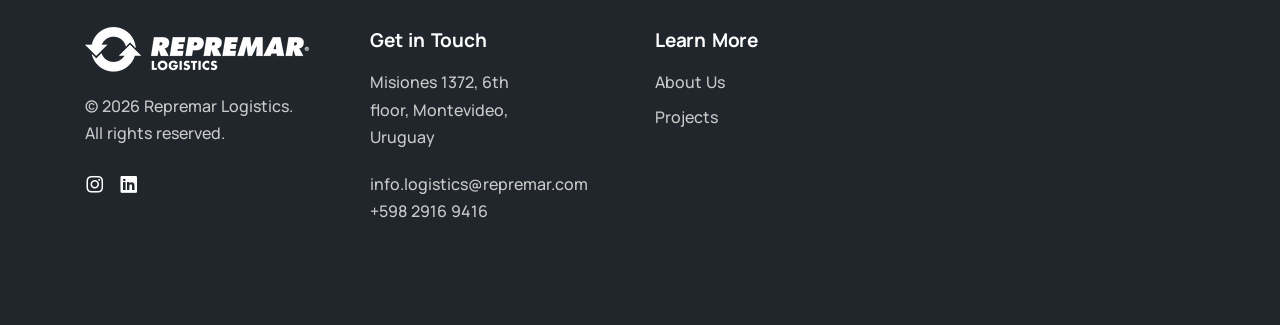
<file: logistics/aboutLogistics.html>
<!DOCTYPE html>
<html lang="en">

<head>
  <meta charset="utf-8">
  <meta name="viewport" content="width=device-width, initial-scale=1.0">
  <meta name="description" content="Forwarder, Freight, Montevideo, Uruguay, Asuncion, Paraguay, Logistics Partner.">
  <meta name="keywords" content="Logistics, Forwarder, Forwarder in Uruguay, Logistics Trust, Move Cargo, Project Cargo, Ocean Freight, air Freight, Terrestrial Freight">
  <meta name="author" content="Repremar Group">
  <title>Repremar Logistics</title>
  <link rel="shortcut icon" href="./assets/img/faviconRep.png">
  <link rel="stylesheet" href="./assets/css/plugins.css">
  <link rel="stylesheet" href="./assets/css/style.css">
  <link rel="preload" href="./assets/css/fonts/dm.css" as="style" onload="this.rel='stylesheet'">
</head>

<body>
  <div class="content-wrapper">
    <header class="wrapper bg-soft-primary">
      <nav class="navbar navbar-expand-lg classic transparent navbar-light">
        <div class="container flex-lg-row flex-nowrap align-items-center">
          <div class="navbar-brand w-100">
            <a href="./index.html">
              <img class="logo-dark" src="./assets/img/LogisticsHorizontal.png"  alt="Repremar Logistics Logo" />
              <img class="logo-light" src="./assets/img/LogisticsHorizontal.png"  alt="Repremar Logistics Logo" />
            </a>
          </div>
          <div class="navbar-collapse offcanvas offcanvas-nav offcanvas-start">
            <div class="offcanvas-header d-lg-none">
              <h3 class="text-white fs-30 mb-0">Repremar Logistics</h3>
              <button type="button" class="btn-close btn-close-white" data-bs-dismiss="offcanvas" aria-label="Close"></button>
            </div>
            <div class="offcanvas-body ms-lg-auto d-flex flex-column h-100">
              <ul class="navbar-nav">
                <li class="nav-item dropdown">
                  <a class="nav-link" href="./aboutLogistics.html"">About Us</a>
                </li>
                <li class="nav-item dropdown">
                  <a class="nav-link dropdown-toggle" href="#" data-bs-toggle="dropdown">Services</a>
                  <ul class="dropdown-menu">
                    <li class="nav-item"><a class="dropdown-item" href="./Ocean.html">Ocean</a></li>
                    <li class="nav-item"><a class="dropdown-item" href="./Air.html">Air</a></li>
                    <li class="nav-item"><a class="dropdown-item" href="./Land.html">Road</a></li>
                    <li class="nav-item"><a class="dropdown-item" href="./container.html">Containers</a></li>

                    <li class="nav-item"><a class="dropdown-item" href="./Project.html">Project Cargo</a></li>
                    <li class="nav-item"><a class="dropdown-item" href="./warehouse.html">Warehousing</a></li>

                  </ul>
                </li>
                <li class="nav-item dropdown">
                  <a class="nav-link" href="./technology.html"">Technology</a>
                </li>
                <li class="nav-item dropdown">
                  <a class="nav-link" href="./green.html"">Go Green</a>
                </li>
                <li class="nav-item dropdown">
                  <a class="nav-link" href="./contact.html"">Contact</a>
                </li>
                
                  <!--/.dropdown-menu -->
             </ul>
              <!-- /.navbar-nav -->
              <div class="offcanvas-footer d-lg-none">
                <div>
                  <a href="mailto:info.logistics@repremar.com" class="link-inverse">info.logistics@repremar.com</a>
                  <br/><a href="tel:+59829169416">+598 2916 9416</a>  <br/>
                  <nav class="nav social social-white mt-4">
                    <a href="https://www.instagram.com/repremarlogistics/"><i class="uil uil-instagram"></i></a>
                    <a href="https://www.linkedin.com/company/repremar-logistics"><i class="uil uil-linkedin"></i></a>
                  </nav>
                  <!-- /.social -->
                </div>
              </div>
              <!-- /.offcanvas-footer -->
            </div>
            <!-- /.offcanvas-body -->
          </div>
          <!-- /.navbar-collapse -->
          <div class="navbar-other w-100 d-flex ms-auto">
            <ul class="navbar-nav flex-row align-items-center ms-auto">
              <li class="nav-item dropdown language-select text-uppercase">
                <a class="nav-link dropdown-item dropdown-toggle" href="#" role="button" data-bs-toggle="dropdown" aria-haspopup="true" aria-expanded="false">En</a>
                <ul class="dropdown-menu">
                  <li class="nav-item"><a class="dropdown-item" href="#">En</a></li>
                  <li class="nav-item"><a class="dropdown-item" href="aboutLogistics_es.html">Es</a></li>
                </ul>
              </li>
              <li class="nav-item d-none d-md-block">
                <a href="quote.html" class="btn btn-sm btn-primary rounded" data-bs-toggle="modal" data-bs-target="#modal-signup">Request a quote</a>
              </li>
              <li class="nav-item d-lg-none">
                <button class="hamburger offcanvas-nav-btn"><span></span></button>
              </li>
            </ul>
            <!-- /.navbar-nav -->
          </div>
          <!-- /.navbar-other -->
        </div>
        <!-- /.container -->
      </nav>
      <!-- /.navbar -->
      
      <!--/.modal -->
      
      <!--/.modal -->
      <div class="offcanvas offcanvas-end text-inverse" id="offcanvas-info" data-bs-scroll="true">
        <div class="offcanvas-header">
          <h3 class="text-white fs-30 mb-0">Repremar Logistics</h3>
          <button type="button" class="btn-close btn-close-white" data-bs-dismiss="offcanvas" aria-label="Close"></button>
        </div>
        <div class="offcanvas-body pb-6">
          <div class="widget mb-8">
            <p>LOGISTICS AND TRANSPORTATION / SERVICES.</p>
           </div>
          <!-- /.widget -->
          <div class="widget mb-8">
            <h4 class="widget-title text-white mb-3">Contact Info</h4>
            <address> Misiones 1372, 6th Floor <br /> Montevideo, Uruguay </address>
            <a href="mailto:info.logistics@repremar.com">info.logistics@repremar.com</a><br /> <a href="tel:+59829169416">+598 2916 9416</a> 
          </div>
          <!-- /.widget -->
          <div class="widget mb-8">
            <h4 class="widget-title text-white mb-3">Learn More</h4>
            <ul class="list-unstyled">
              <li><a href="aboutLogistics.html">Our Story</a></li>
              <li><a href="contact.html">Contact Us</a></li>
            </ul>
          </div>
          <!-- /.widget -->
          <div class="widget">
            <h4 class="widget-title text-white mb-3">Follow Us</h4>
            <nav class="nav social social-white">
              <a href="https://www.instagram.com/repremarlogistics/"><i class="uil uil-instagram"></i></a>
              <a href="https://www.linkedin.com/company/repremar-logistics"><i class="uil uil-linkedin"></i></a>
            </nav>
            <!-- /.social -->
          </div>
          <!-- /.widget -->
        </div>
        <!-- /.offcanvas-body -->
      </div>
      <!-- /.offcanvas -->
    </header>
    <!-- /header -->
    <section class="wrapper bg-soft-primary">
      <div class="container pt-10 pb-20 pt-md-14 pb-md-23 text-center">
        <div class="row">
          <div class="col-xl-5 mx-auto mb-6">
            <h1 class="display-1 mb-2">About Us</h1>
            <p class="lead mb-0">Originally conceived in 1996 as a division of REPREMAR Shipping to develop air cargo, ocean consolidated, and logistic services, REPREMAR Logistics became independent on May 1, 1999. Since then, REPREMAR Logistics has experienced an extraordinary development based on its dynamic management, its qualified and professional staff with a strong sense of duty, and its top-level network of global agents and representatives.</p>
          </div>
          <!-- /column -->
        </div>
        <!-- /.row -->
      </div>
      <!-- /.container -->
    </section>
    <!-- /section -->
    <section class="wrapper bg-light">
      <div class="container pb-14 pb-md-16">
        <div class="row text-center mb-12 mb-md-15">
          <div class="col-md-10 offset-md-1 col-lg-8 offset-lg-2 mt-n18 mt-md-n22">
            <figure><img class="w-auto" src="./assets/img/photos/port.jpg" srcset="./assets/img/photos/port.jpg 2x" alt="Port Shipping" /></figure>
          </div>
          <!-- /column -->
        </div>
        <!-- /.row -->
        <div class="row gx-lg-8 gx-xl-12 gy-6 mb-10 align-items-center">
          <div class="col-lg-6 order-lg-2">
            
            <!-- /.progress-list -->
          </div>
          <!--/column -->
          <div class="col-lg-6">
            <h1 class="mb-1">The full service we are offering is specifically designed to meet your business needs and projects.</h3>
            <p>In an increasingly complex, dynamic, and demanding world, we are totally convinced of the importance of an Information Technology System. With this in mind, we are continuously investing on IT equipment and software to enhance and strengthen our abilities.
              .</p>
          </div>
          <!--/column -->
        </div>
        <!--/.row -->
        <div class="row gx-lg-8 gx-xl-12 gy-6 gy-md-0 text-center">
          <div class="col-md-6 col-lg-3">
            <img src="./assets/img/icons/lineal/megaphone.svg" class="svg-inject icon-svg icon-svg-md text-blue mb-3" alt="" />
            <h4>Pricing</h4>
            <p class="mb-2"><h6>Competitive Pricing Strategy</h6> We offer transparent, cost-effective pricing tailored to meet the unique needs of your business without compromising on quality.
              <br><br>
              <h6>Value for Money</h6> Our pricing reflects a balance between affordability and exceptional service, ensuring you get the best value in the market.</p>
          </div>
          <!--/column -->
          <div class="col-md-6 col-lg-3">
            <img src="./assets/img/icons/lineal/target.svg" class="svg-inject icon-svg icon-svg-md text-green mb-3" alt="" />
            <h4>Service</h4>
            <p class="mb-2"><h6>Customer-Centric Approach</h6> Our dedicated support team is available to address your concerns and provide personalized solutions, ensuring smooth and efficient operations.
              <br><br>
              <h6>End-to-End Logistics Management</h6>From pick-up to final delivery, we manage every step of the process with precision, offering peace of mind and reliability.</p>
          </div>
          <!--/column -->
          <div class="col-md-6 col-lg-3">
            <img src="./assets/img/icons/lineal/settings-3.svg" class="svg-inject icon-svg icon-svg-md text-yellow mb-3" alt="" />
            <h4>Technology</h4>
            <p class="mb-2"><h6>Advanced Tracking Systems</h6> Utilize our state-of-the-art tracking technology for real-time visibility and control over your shipments, ensuring timely and accurate updates.
            <br><br>
              <h6>Innovative Solutions</h6> We continuously invest in the latest technological advancements to streamline operations, reduce transit times, and enhance overall service efficiency.</p>
          </div>
          <!--/column -->
          <div class="col-md-6 col-lg-3">
            <img src="./assets/img/icons/lineal/bar-chart.svg" class="svg-inject icon-svg icon-svg-md text-orange mb-3"  alt="" />
            <h4>QA</h4>
            <p class="mb-2"><h6>Rigorous QA Processes</h6> Our commitment to excellence is reinforced by strict quality assurance protocols, ensuring your shipments are handled with the utmost care and accuracy.
            <br><br>
              <h6>ISO 9001:2015 Certified</h6> Our commitment to quality is demonstrated by our certification in ISO 9001:2015, ensuring that our processes meet the highest international standards for quality management.</p>
          </div>
          <!--/column -->
        </div>
        <!--/.row -->
      </div>
      <!-- /.container -->
    </section>
    <!-- /section -->
    <section class="wrapper bg-gray">
      <div class="container py-14 py-md-16">
        <div class="row gx-lg-8 gx-xl-12 gy-10 mb-14 mb-md-16 align-items-center">
          <div class="col-lg-7">
            <figure><img class="w-auto" src="./assets/img/qa_2024.png"  alt="" /></figure>
          </div>
          <!--/column -->
          <div class="col-lg-5">
            <h2 class="fs-15 text-uppercase text-line text-primary mb-3">How we Work?</h2>
            <h3 class="display-5 mb-7 pe-xxl-5">We work close to our customers to help on everything they need on the process.</h3>
            <div class="d-flex flex-row mb-4">
              <div>
                <img src="./assets/img/icons/lineal/light-bulb.svg" class="svg-inject icon-svg icon-svg-sm text-blue me-4" alt="" />
              </div>
              <div>
                <h4 class="mb-1">Understanding Your Needs</h4>
                <p class="mb-1">We start by thoroughly understanding your specific logistics requirements and challenges, ensuring that our solutions are perfectly aligned with your business goals, also we design a bespoke logistics plan that optimizes efficiency, reduces costs, and addresses all your unique needs.</p>
              </div>
            </div>
            <div class="d-flex flex-row mb-4">
              <div>
                <img src="./assets/img/icons/lineal/pie-chart-2.svg" class="svg-inject icon-svg icon-svg-sm text-green me-4" alt="" />
              </div>
              <div>
                <h4 class="mb-1">Seamless Execution</h4>
                <p class="mb-1">Our experienced team manages every aspect of your shipment, from planning to execution, ensuring smooth and timely delivery.
                  providing continuous updates and maintain open communication throughout the process, keeping you informed at every stage.</p>
              </div>
            </div>
            <div class="d-flex flex-row">
              <div>
                <img src="./assets/img/icons/lineal/design.svg" class="svg-inject icon-svg icon-svg-sm text-yellow me-4" alt="" />
              </div>
              <div>
                <h4 class="mb-1">Continuous Improvement and Support</h4>
                <p class="mb-0">After each project, we review the results to identify areas for improvement, ensuring that we consistently enhance our services.
                   We remain a trusted partner, offering ongoing support and adapting our services as your business evolves, ensuring long-term success.</p>
              </div>
            </div>
          </div>
          <!--/column -->
        </div>
        <!--/.row -->
        <div class="row gx-lg-8 gx-xl-12 gy-10 align-items-center">
          <div class="col-lg-7 order-lg-2">
            <figure><img src="./assets/img/photos/craneloadingcargo.jpg"  alt="" /></figure>
          </div>
          <!--/column -->
          <div class="col-lg-5">
            <h2 class="fs-15 text-uppercase text-line text-primary mb-3">Why Choose Us?</h2>
            <h3 class="display-5 mb-7">A few reasons why our valued customers choose us.</h3>
            <div class="accordion accordion-wrapper" id="accordionExample">
              <div class="card plain accordion-item">
                <div class="card-header" id="headingOne">
                  <button class="accordion-button" data-bs-toggle="collapse" data-bs-target="#collapseOne" aria-expanded="true" aria-controls="collapseOne"> Exceptional Customer Service </button>
                </div>
                <!--/.card-header -->
                <div id="collapseOne" class="accordion-collapse collapse show" aria-labelledby="headingOne" data-bs-parent="#accordionExample">
                  <div class="card-body">
                    <p>We treat every client as a priority, offering tailored solutions and dedicated support to ensure your logistics needs are met with the utmost care and efficiency.
                      Our team is available around the clock to assist with any queries or issues, providing peace of mind and ensuring that your operations run smoothly.
                      </p>
                  </div>
                  <!--/.card-body -->
                </div>
                <!--/.accordion-collapse -->
              </div>
              <!--/.accordion-item -->
              <div class="card plain accordion-item">
                <div class="card-header" id="headingTwo">
                  <button class="collapsed" data-bs-toggle="collapse" data-bs-target="#collapseTwo" aria-expanded="false" aria-controls="collapseTwo"> Proven Quality and Reliability </button>
                </div>
                <!--/.card-header -->
                <div id="collapseTwo" class="accordion-collapse collapse" aria-labelledby="headingTwo" data-bs-parent="#accordionExample">
                  <div class="card-body">
                    <p>Our operations are certified to the highest international standards for quality management, ensuring consistent, reliable service with every shipment.
                      With a history of successful partnerships and satisfied clients, we have proven our ability to deliver on time, every time.</p>
                  </div>
                  <!--/.card-body -->
                </div>
                <!--/.accordion-collapse -->
              </div>
              <!--/.accordion-item -->
              <div class="card plain accordion-item">
                <div class="card-header" id="headingThree">
                  <button class="collapsed" data-bs-toggle="collapse" data-bs-target="#collapseThree" aria-expanded="false" aria-controls="collapseThree"> Cutting-Edge Technology </button>
                </div>
                <!--/.card-header -->
                <div id="collapseThree" class="accordion-collapse collapse" aria-labelledby="headingThree" data-bs-parent="#accordionExample">
                  <div class="card-body">
                    <p>We leverage the latest technology to provide real-time tracking, data analytics, and predictive insights, helping you stay ahead of potential challenges and optimize your supply chain.
                      Our commitment to innovation means we continuously improve our technology and processes, giving you a competitive edge in the market.</p>
                  </div>
                  <!--/.card-body -->
                </div>
                <!--/.accordion-collapse -->
              </div>
              <!--/.accordion-item -->
            </div>
            <!--/.accordion -->
          </div>
          <!--/column -->
        </div>
        <!--/.row -->
      </div>
      <!-- /.container -->
    </section>
    <!-- /section -->
    
    <!-- /section -->
    
    <!-- /section -->
    <section class="wrapper bg-light">
      <div class="container py-14 py-md-16">
        <div class="row gx-lg-8 gx-xl-12 gy-10 align-items-center">
          <div class="col-lg-7">
            <figure><img class="w-auto" src="./assets/img/photos/contactoLogisticsBarco.png" srcset="./assets/img/photos/contactoLogisticsBarco.png 2x" alt="" /></figure>
          </div>
          <!--/column -->
          <div class="col-lg-5">
            <h2 class="fs-15 text-uppercase text-line text-primary text-center mb-3">Get In Touch</h2>
            <h3 class="display-5 mb-7">Got any questions? Don't hesitate to get in touch.</h3>
            <div class="d-flex flex-row">
              <div>
                <div class="icon text-primary fs-28 me-4 mt-n1"> <i class="uil uil-location-pin-alt"></i> </div>
              </div>
              <div>
                <h5 class="mb-1">Address</h5>

                <address>Uruguay, Montevideo, Misiones 1372 6th Floor </address>
                <address>Paraguay, Asuncion, Avda.. Aviadores del chaco Nº. 3207, Edif. Trading Park, suite 1502, 1503</address>

              </div>
            </div>
            <div class="d-flex flex-row">
              <div>
                <div class="icon text-primary fs-28 me-4 mt-n1"> <i class="uil uil-phone-volume"></i> </div>
              </div>
              <div>
                <h5 class="mb-1">Phone</h5>
                <p><a href="tel:+59829169416">+598 2916 9416</a></p>
              </div>
            </div>
            <div class="d-flex flex-row">
              <div>
                <div class="icon text-primary fs-28 me-4 mt-n1"> <i class="uil uil-envelope"></i> </div>
              </div>
              <div>
                <h5 class="mb-1">E-mail</h5>
                <p class="mb-0"><a href="mailto:info.logistics@repremar.com" class="link-body">info.logistics@repremar.com</a></p>
              </div>
            </div>
          </div>
          <!--/column -->
        </div>
        <!--/.row -->
      </div>
      <!-- /.container -->
    </section>
    <!-- /section -->
  </div>
  <!-- /.content-wrapper -->
  <footer class="bg-dark text-inverse">
    <div class="container py-13 py-md-15">
      <div class="row gy-6 gy-lg-0">
        <div class="col-md-4 col-lg-3">
          <div class="widget">
            <img class="mb-4" src="./assets/img/LogisticsHorizontalBlanco.png" srcset="./assets/img/LogisticsHorizontalBlanco.png 2x" alt="" />
            <p class="mb-4">© <script>
                document.write(new Date().getUTCFullYear());
              </script> Repremar Logistics. <br class="d-none d-lg-block" />All rights reserved.</p>
            <nav class="nav social social-white">
              <a href="https://www.instagram.com/repremarlogistics/"><i class="uil uil-instagram"></i></a>
              <a href="https://www.linkedin.com/company/repremar-logistics"><i class="uil uil-linkedin"></i></a>
            </nav>
              <!-- /.social -->
            </div>
            <!-- /.widget -->
          </div>
          <!-- /column -->
          <div class="col-md-4 col-lg-3">
            <div class="widget">
              <h4 class="widget-title text-white mb-3">Get in Touch</h4>
              <address class="pe-xl-15 pe-xxl-17">Misiones 1372, 6th floor, Montevideo, Uruguay</address>
              <a href="mailto:info.logistics@repremar.com">info.logistics@repremar.com</a><br /> <a href="tel:+59829169416">+598 2916 9416</a>
            </div>
            <!-- /.widget -->
          </div>
          <!-- /column -->
          <div class="col-md-4 col-lg-3">
            <div class="widget">
              <h4 class="widget-title text-white mb-3">Learn More</h4>
              <ul class="list-unstyled  mb-0">
                <li><a href="aboutLogistics.html">About Us</a></li>
                <li><a href="Project.html">Projects</a></li>
              </ul>
            </div>
            <!-- /.widget -->
          </div>
          <!-- /column -->
         
          <!-- /column -->
        </div>
        <!--/.row -->
      </div>
    </div>
    <!-- /.container -->
  </footer>
</div>
<div class="progress-wrap">
  <svg class="progress-circle svg-content" width="100%" height="100%" viewBox="-1 -1 102 102">
    <path d="M50,1 a49,49 0 0,1 0,98 a49,49 0 0,1 0,-98" />
  </svg>
</div>
<script src="./assets/js/plugins.js"></script>
<script src="./assets/js/theme.js"></script>
</body>

</html>
</file>
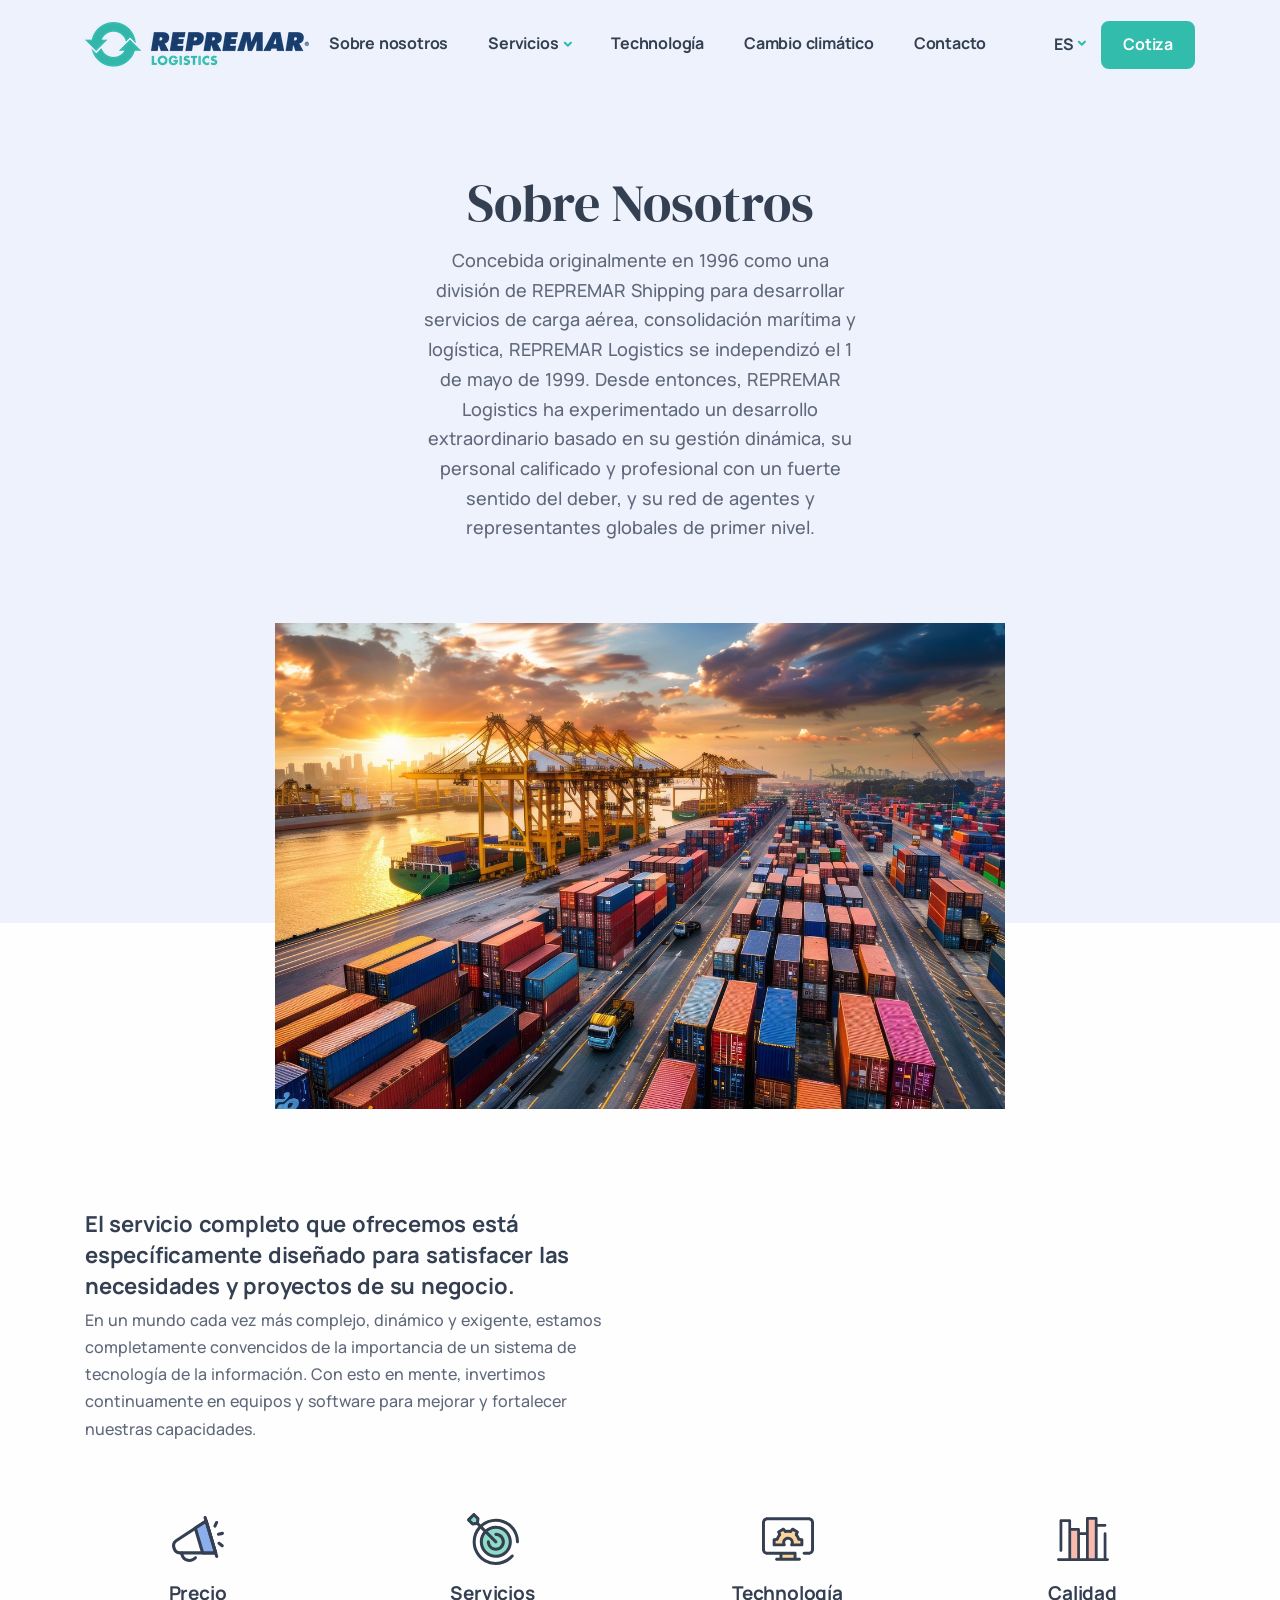
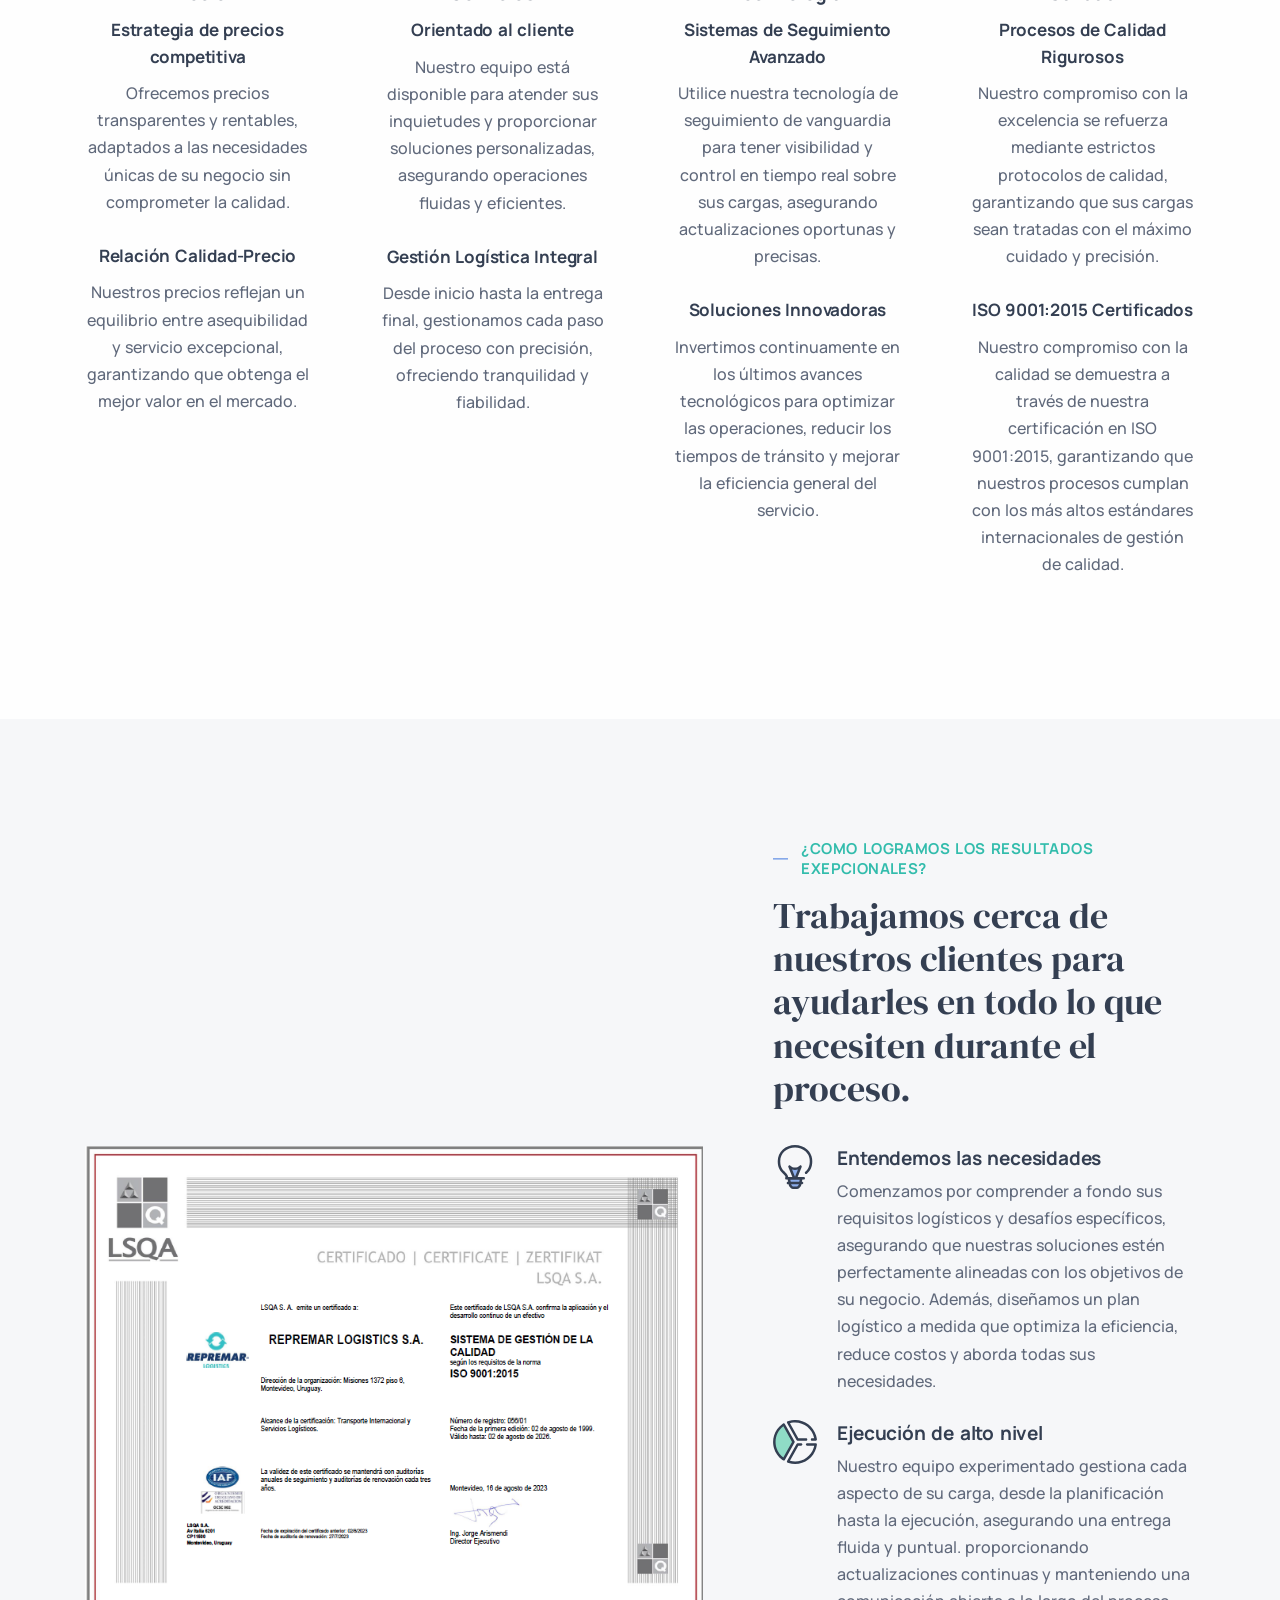
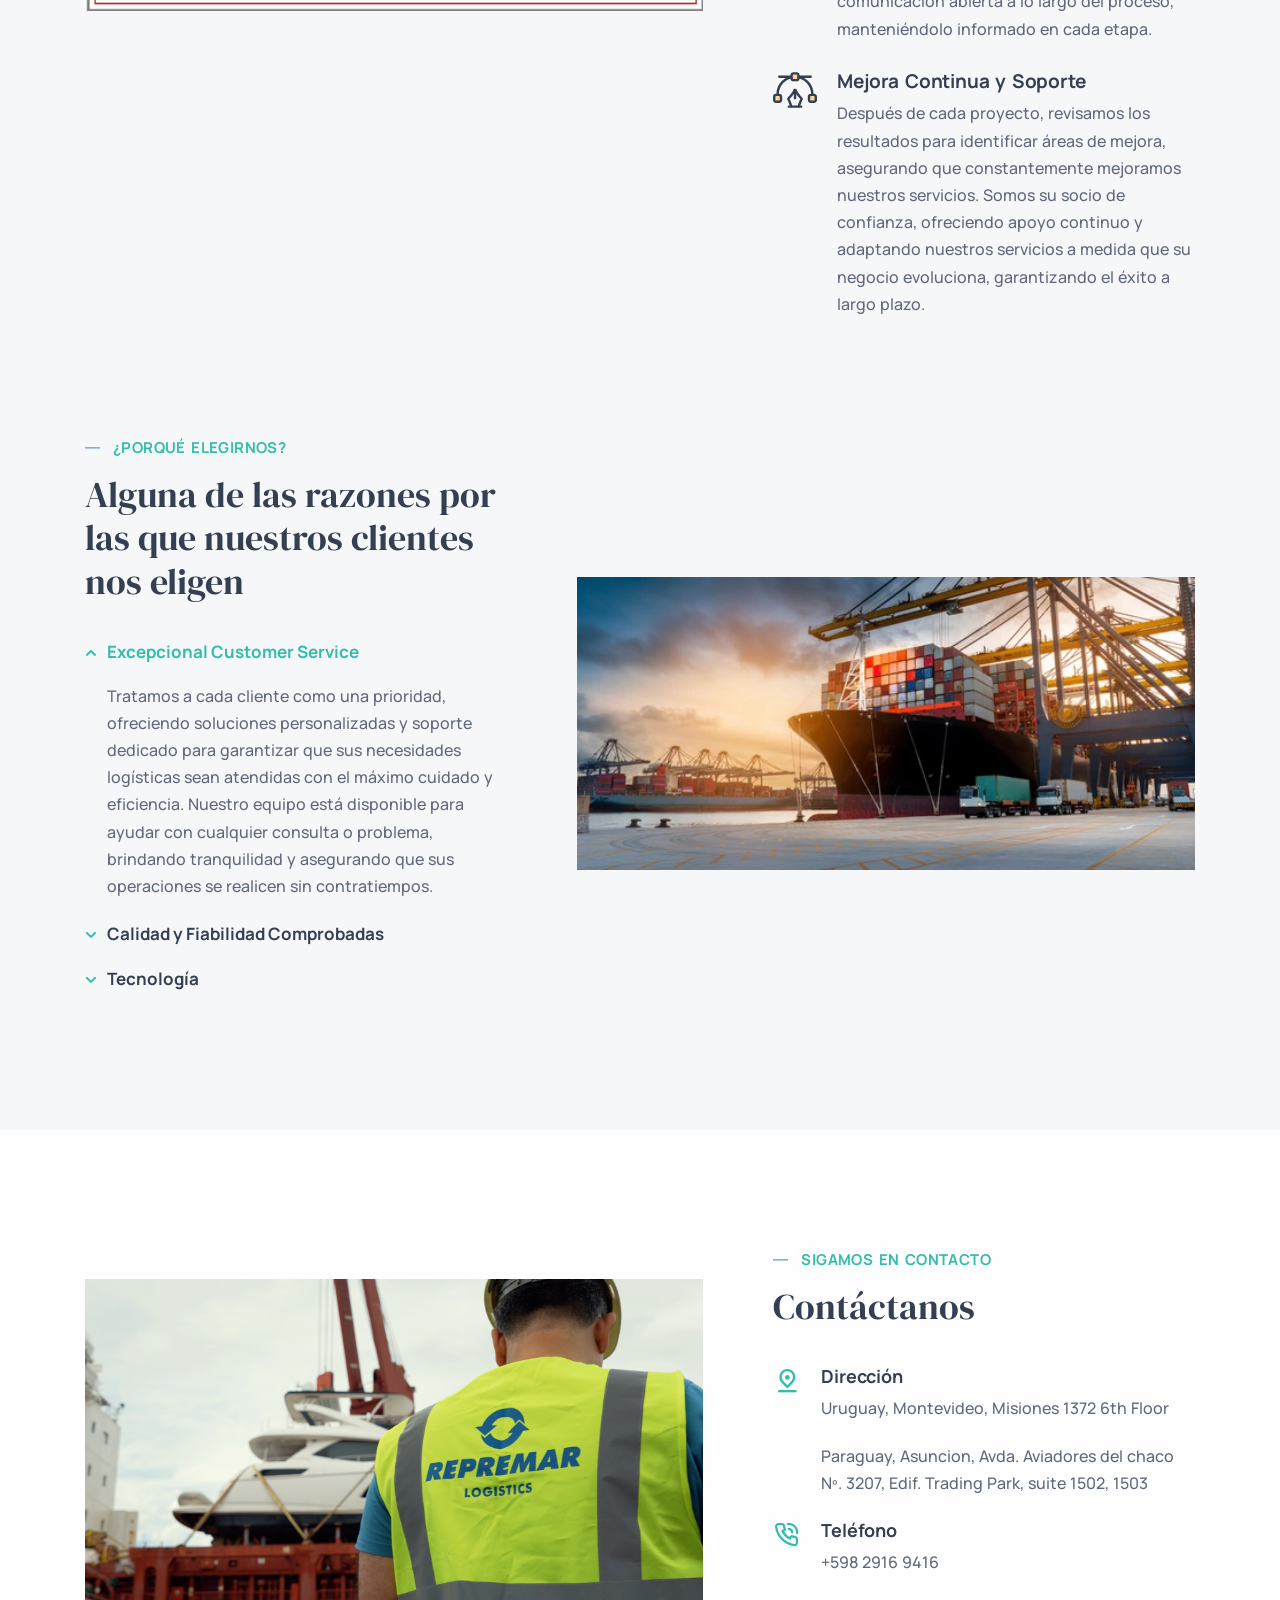
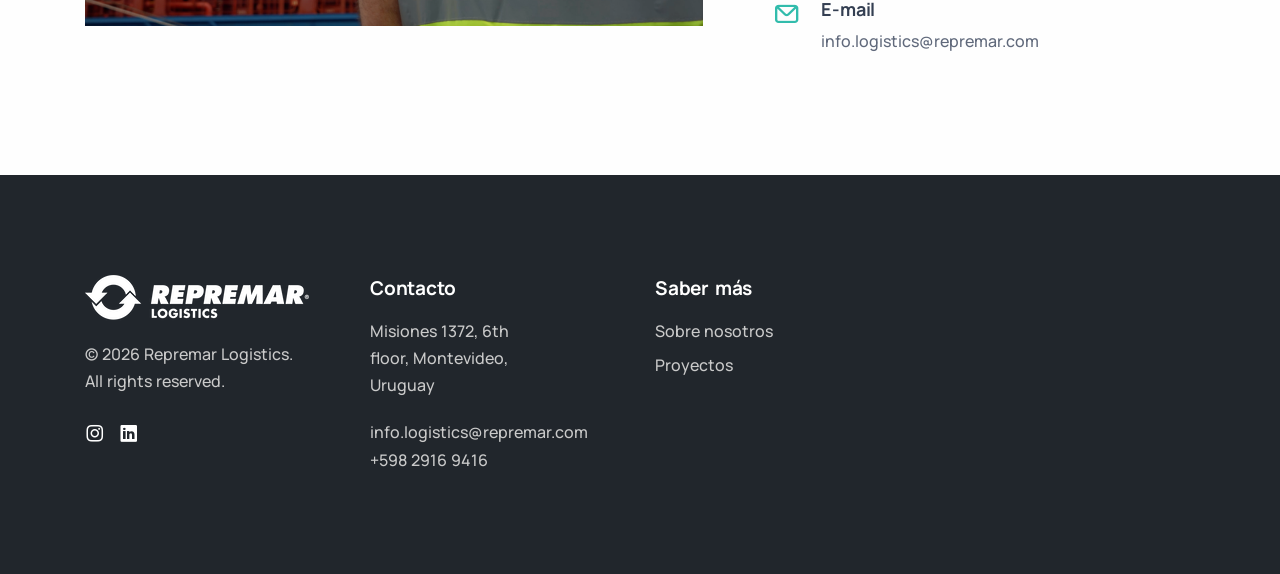
<file: logistics/aboutLogistics_es.html>
<!DOCTYPE html>
<html lang="en">

<head>
  <meta charset="utf-8">
  <meta name="viewport" content="width=device-width, initial-scale=1.0">
  <meta name="description" content="Forwarder, Freight, Montevideo, Uruguay, Asuncion, Paraguay, Logistics Partner.">
  <meta name="keywords" content="Logistics, Forwarder, Forwarder in Uruguay, Logistics Trust, Move Cargo, Project Cargo, Ocean Freight, air Freight, Terrestrial Freight">
  <meta name="author" content="Repremar Group">
  <title>Repremar Logistics</title>
  <link rel="shortcut icon" href="./assets/img/faviconRep.png">
  <link rel="stylesheet" href="./assets/css/plugins.css">
  <link rel="stylesheet" href="./assets/css/style.css">
  <link rel="preload" href="./assets/css/fonts/dm.css" as="style" onload="this.rel='stylesheet'">
</head>

<body>
  <div class="content-wrapper">
    <header class="wrapper bg-soft-primary">
      <nav class="navbar navbar-expand-lg classic transparent navbar-light">
        <div class="container flex-lg-row flex-nowrap align-items-center">
          <div class="navbar-brand w-100">
            <a href="./index.html">
              <img class="logo-dark" src="./assets/img/LogisticsHorizontal.png"  alt="Repremar Logistics Logo" />
              <img class="logo-light" src="./assets/img/LogisticsHorizontal.png"  alt="Repremar Logistics Logo" />
            </a>
          </div>
          <div class="navbar-collapse offcanvas offcanvas-nav offcanvas-start">
            <div class="offcanvas-header d-lg-none">
              <h3 class="text-white fs-30 mb-0">Repremar Logistics</h3>
              <button type="button" class="btn-close btn-close-white" data-bs-dismiss="offcanvas" aria-label="Close"></button>
            </div>
            <div class="offcanvas-body ms-lg-auto d-flex flex-column h-100">
              <ul class="navbar-nav">
                <li class="nav-item dropdown">
                  <a class="nav-link" href="./aboutLogistics_es.html"">Sobre nosotros</a>
                </li>
                <li class="nav-item dropdown">
                  <a class="nav-link dropdown-toggle" href="#" data-bs-toggle="dropdown">Servicios</a>
                  <ul class="dropdown-menu">
                    <li class="nav-item"><a class="dropdown-item" href="./Ocean_es.html">Máritimo</a></li>
                    <li class="nav-item"><a class="dropdown-item" href="./Air_es.html">Aéreo</a></li>
                    <li class="nav-item"><a class="dropdown-item" href="./Land_es.html">Terrestre</a></li>
                    <li class="nav-item"><a class="dropdown-item" href="./container_es.html">Containers</a></li>
                    <li class="nav-item"><a class="dropdown-item" href="./Project_es.html">Carga Proyecto</a></li>
                    <li class="nav-item"><a class="dropdown-item" href="./warehouse_es.html">Depósito Fiscal</a></li>
                  </ul>
                </li>
                <li class="nav-item dropdown">
                  <a class="nav-link" href="./technology_es.html">Technología</a>
                </li>
                <li class="nav-item dropdown">
                  <a class="nav-link" href="./green_es.html">Cambio climático</a>
                </li>
                <li class="nav-item dropdown">
                  <a class="nav-link" href="./contact_es.html">Contacto</a>
                </li>
                
                  <!--/.dropdown-menu -->
             </ul>
              <!-- /.navbar-nav -->
              <div class="offcanvas-footer d-lg-none">
                <div>
                  <a href="mailto:info.logistics@repremar.com" class="link-inverse">info.logistics@repremar.com</a>
                  <br/><a href="tel:+59829169416">+598 2916 9416</a>  <br/>
                  <nav class="nav social social-white mt-4">
                    <a href="https://www.instagram.com/repremarlogistics/"><i class="uil uil-instagram"></i></a>
                    <a href="https://www.linkedin.com/company/repremar-logistics"><i class="uil uil-linkedin"></i></a>
                  </nav>
                  <!-- /.social -->
                </div>
              </div>
              <!-- /.offcanvas-footer -->
            </div>
            <!-- /.offcanvas-body -->
          </div>
          <!-- /.navbar-collapse -->
          <div class="navbar-other w-100 d-flex ms-auto">
            <ul class="navbar-nav flex-row align-items-center ms-auto">
              <li class="nav-item dropdown language-select text-uppercase">
                <a class="nav-link dropdown-item dropdown-toggle" href="#" role="button" data-bs-toggle="dropdown" aria-haspopup="true" aria-expanded="false">Es</a>
                <ul class="dropdown-menu">
                  <li class="nav-item"><a class="dropdown-item" href="aboutLogistics.html">En</a></li>
                  <li class="nav-item"><a class="dropdown-item" href="#">Es</a></li>
                </ul>
              </li>
              <li class="nav-item d-none d-md-block">
                <a href="quote_es.html" class="btn btn-sm btn-primary rounded" data-bs-toggle="modal" data-bs-target="#modal-signup">Cotiza</a>
              </li>
              <li class="nav-item d-lg-none">
                <button class="hamburger offcanvas-nav-btn"><span></span></button>
              </li>
            </ul>
            <!-- /.navbar-nav -->
          </div>
          <!-- /.navbar-other -->
        </div>
        <!-- /.container -->
      </nav>
      <!-- /.navbar -->
      
      <!--/.modal -->
      
      <!--/.modal -->
      <div class="offcanvas offcanvas-end text-inverse" id="offcanvas-info" data-bs-scroll="true">
        <div class="offcanvas-header">
          <h3 class="text-white fs-30 mb-0">Repremar Logistics</h3>
          <button type="button" class="btn-close btn-close-white" data-bs-dismiss="offcanvas" aria-label="Close"></button>
        </div>
        <div class="offcanvas-body pb-6">
          <div class="widget mb-8">
            <p>Servicios de transporte y logístics.</p>
           </div>
          <!-- /.widget -->
          <div class="widget mb-8">
            <h4 class="widget-title text-white mb-3">Contacto</h4>
            <address> Misiones 1372, 6th Floor <br /> Montevideo, Uruguay </address>
            <a href="mailto:info.logistics@repremar.com">info.logistics@repremar.com</a><br /> <a href="tel:+59829169416">+598 2916 9416</a> 
          </div>
          <!-- /.widget -->
          <div class="widget mb-8">
            <h4 class="widget-title text-white mb-3">Saber más</h4>
            <ul class="list-unstyled">
              <li><a href="aboutLogistics.html">Sobre Nosotros</a></li>
              <li><a href="contact.html">Contacto</a></li>
            </ul>
          </div>
          <!-- /.widget -->
          <div class="widget">
            <h4 class="widget-title text-white mb-3">Seguinos</h4>
            <nav class="nav social social-white">
              <a href="https://www.instagram.com/repremarlogistics/"><i class="uil uil-instagram"></i></a>
              <a href="https://www.linkedin.com/company/repremar-logistics"><i class="uil uil-linkedin"></i></a>
            </nav>
            <!-- /.social -->
          </div>
          <!-- /.widget -->
        </div>
        <!-- /.offcanvas-body -->
      </div>
      <!-- /.offcanvas -->
    </header>
    <!-- /header -->
    <section class="wrapper bg-soft-primary">
      <div class="container pt-10 pb-20 pt-md-14 pb-md-23 text-center">
        <div class="row">
          <div class="col-xl-5 mx-auto mb-6">
            <h1 class="display-1 mb-3">Sobre Nosotros</h1>
            <p class="lead mb-0">Concebida originalmente en 1996 como una división de REPREMAR Shipping para desarrollar servicios de carga aérea, consolidación marítima y logística, REPREMAR Logistics se independizó el 1 de mayo de 1999. Desde entonces, REPREMAR Logistics ha experimentado un desarrollo extraordinario basado en su gestión dinámica, su personal calificado y profesional con un fuerte sentido del deber, y su red de agentes y representantes globales de primer nivel.</p>
          </div>
          <!-- /column -->
        </div>
        <!-- /.row -->
      </div>
      <!-- /.container -->
    </section>
    <!-- /section -->
    <section class="wrapper bg-light">
      <div class="container pb-14 pb-md-16">
        <div class="row text-center mb-12 mb-md-15">
          <div class="col-md-10 offset-md-1 col-lg-8 offset-lg-2 mt-n18 mt-md-n22">
            <figure><img class="w-auto" src="./assets/img/photos/port.jpg" srcset="./assets/img/photos/port.jpg 2x" alt="Port Shipping" /></figure>
          </div>
          <!-- /column -->
        </div>
        <!-- /.row -->
        <div class="row gx-lg-8 gx-xl-12 gy-6 mb-10 align-items-center">
          <div class="col-lg-6 order-lg-2">
            
            <!-- /.progress-list -->
          </div>
          <!--/column -->
          <div class="col-lg-6">
            <h3 class="mb-1">El servicio completo que ofrecemos está específicamente diseñado para satisfacer las necesidades y proyectos de su negocio.</h3>
            <p>En un mundo cada vez más complejo, dinámico y exigente, estamos completamente convencidos de la importancia de un sistema de tecnología de la información. Con esto en mente, invertimos continuamente en equipos y software para mejorar y fortalecer nuestras capacidades.</p>
          </div>
          <!--/column -->
        </div>
        <!--/.row -->
        <div class="row gx-lg-8 gx-xl-12 gy-6 gy-md-0 text-center">
          <div class="col-md-6 col-lg-3">
            <img src="./assets/img/icons/lineal/megaphone.svg" class="svg-inject icon-svg icon-svg-md text-blue mb-3" alt="" />
            <h4>Precio</h4>
            <p class="mb-2"><h6>Estrategia de precios competitiva</h6> Ofrecemos precios transparentes y rentables, adaptados a las necesidades únicas de su negocio sin comprometer la calidad.
              <br><br>
              <h6>Relación Calidad-Precio</h6> Nuestros precios reflejan un equilibrio entre asequibilidad y servicio excepcional, garantizando que obtenga el mejor valor en el mercado.</p>
          </div>
          <!--/column -->
          <div class="col-md-6 col-lg-3">
            <img src="./assets/img/icons/lineal/target.svg" class="svg-inject icon-svg icon-svg-md text-green mb-3" alt="" />
            <h4>Servicios</h4>
            <p class="mb-2"><h6>Orientado al cliente</h6> Nuestro equipo está disponible para atender sus inquietudes y proporcionar soluciones personalizadas, asegurando operaciones fluidas y eficientes.
              <br><br>
              <h6>Gestión Logística Integral</h6>Desde inicio hasta la entrega final, gestionamos cada paso del proceso con precisión, ofreciendo tranquilidad y fiabilidad.</p>
          </div>
          <!--/column -->
          <div class="col-md-6 col-lg-3">
            <img src="./assets/img/icons/lineal/settings-3.svg" class="svg-inject icon-svg icon-svg-md text-yellow mb-3" alt="" />
            <h4>Technología</h4>
            <p class="mb-2"><h6>Sistemas de Seguimiento Avanzado</h6> Utilice nuestra tecnología de seguimiento de vanguardia para tener visibilidad y control en tiempo real sobre sus cargas, asegurando actualizaciones oportunas y precisas.
            <br><br>
              <h6>Soluciones Innovadoras</h6>Invertimos continuamente en los últimos avances tecnológicos para optimizar las operaciones, reducir los tiempos de tránsito y mejorar la eficiencia general del servicio.</p>
          </div>
          <!--/column -->
          <div class="col-md-6 col-lg-3">
            <img src="./assets/img/icons/lineal/bar-chart.svg" class="svg-inject icon-svg icon-svg-md text-orange mb-3"  alt="" />
            <h4>Calidad</h4>
            <p class="mb-2"><h6>Procesos de Calidad Rigurosos</h6> Nuestro compromiso con la excelencia se refuerza mediante estrictos protocolos de calidad, garantizando que sus cargas sean tratadas con el máximo cuidado y precisión.
            <br><br>
              <h6>ISO 9001:2015 Certificados</h6> Nuestro compromiso con la calidad se demuestra a través de nuestra certificación en ISO 9001:2015, garantizando que nuestros procesos cumplan con los más altos estándares internacionales de gestión de calidad.</p>
          </div>
          <!--/column -->
        </div>
        <!--/.row -->
      </div>
      <!-- /.container -->
    </section>
    <!-- /section -->
    <section class="wrapper bg-gray">
      <div class="container py-14 py-md-16">
        <div class="row gx-lg-8 gx-xl-12 gy-10 mb-14 mb-md-16 align-items-center">
          <div class="col-lg-7">
            <figure><img class="w-auto" src="./assets/img/qa_2024.png"  alt="" /></figure>
          </div>
          <!--/column -->
          <div class="col-lg-5">
            <h2 class="fs-15 text-uppercase text-line text-primary mb-3">¿Como logramos los resultados exepcionales?</h2>
            <h3 class="display-5 mb-7 pe-xxl-5">Trabajamos cerca de nuestros clientes para ayudarles en todo lo que necesiten durante el proceso.</h3>
            <div class="d-flex flex-row mb-4">
              <div>
                <img src="./assets/img/icons/lineal/light-bulb.svg" class="svg-inject icon-svg icon-svg-sm text-blue me-4" alt="" />
              </div>
              <div>
                <h4 class="mb-1">Entendemos las necesidades</h4>
                <p class="mb-1">Comenzamos por comprender a fondo sus requisitos logísticos y desafíos específicos, asegurando que nuestras soluciones estén perfectamente alineadas con los objetivos de su negocio. Además, diseñamos un plan logístico a medida que optimiza la eficiencia, reduce costos y aborda todas sus necesidades.</p>
              </div>
            </div>
            <div class="d-flex flex-row mb-4">
              <div>
                <img src="./assets/img/icons/lineal/pie-chart-2.svg" class="svg-inject icon-svg icon-svg-sm text-green me-4" alt="" />
              </div>
              <div>
                <h4 class="mb-1">Ejecución de alto nivel</h4>
                <p class="mb-1">Nuestro equipo experimentado gestiona cada aspecto de su carga, desde la planificación hasta la ejecución, asegurando una entrega fluida y puntual.
                  proporcionando actualizaciones continuas y manteniendo una comunicación abierta a lo largo del proceso, manteniéndolo informado en cada etapa.</p>
              </div>
            </div>
            <div class="d-flex flex-row">
              <div>
                <img src="./assets/img/icons/lineal/design.svg" class="svg-inject icon-svg icon-svg-sm text-yellow me-4" alt="" />
              </div>
              <div>
                <h4 class="mb-1">Mejora Continua y Soporte</h4>
                <p class="mb-0">Después de cada proyecto, revisamos los resultados para identificar áreas de mejora, asegurando que constantemente mejoramos nuestros servicios. Somos su socio de confianza, ofreciendo apoyo continuo y adaptando nuestros servicios a medida que su negocio evoluciona, garantizando el éxito a largo plazo.</p>
              </div>
            </div>
          </div>
          <!--/column -->
        </div>
        <!--/.row -->
        <div class="row gx-lg-8 gx-xl-12 gy-10 align-items-center">
          <div class="col-lg-7 order-lg-2">
            <figure><img  src="./assets/img/photos/craneloadingcargo.jpg" alt="" /></figure>
          </div>
          <!--/column -->
          <div class="col-lg-5">
            <h2 class="fs-15 text-uppercase text-line text-primary mb-3">¿Porqué elegirnos?</h2>
            <h3 class="display-5 mb-7">Alguna de las razones por las que nuestros clientes nos eligen</h3>
            <div class="accordion accordion-wrapper" id="accordionExample">
              <div class="card plain accordion-item">
                <div class="card-header" id="headingOne">
                  <button class="accordion-button" data-bs-toggle="collapse" data-bs-target="#collapseOne" aria-expanded="true" aria-controls="collapseOne"> Excepcional Customer Service </button>
                </div>
                <!--/.card-header -->
                <div id="collapseOne" class="accordion-collapse collapse show" aria-labelledby="headingOne" data-bs-parent="#accordionExample">
                  <div class="card-body">
                    <p>Tratamos a cada cliente como una prioridad, ofreciendo soluciones personalizadas y soporte dedicado para garantizar que sus necesidades logísticas sean atendidas con el máximo cuidado y eficiencia. Nuestro equipo está disponible para ayudar con cualquier consulta o problema, brindando tranquilidad y asegurando que sus operaciones se realicen sin contratiempos.</p>
                  </div>
                  <!--/.card-body -->
                </div>
                <!--/.accordion-collapse -->
              </div>
              <!--/.accordion-item -->
              <div class="card plain accordion-item">
                <div class="card-header" id="headingTwo">
                  <button class="collapsed" data-bs-toggle="collapse" data-bs-target="#collapseTwo" aria-expanded="false" aria-controls="collapseTwo"> Calidad y Fiabilidad Comprobadas </button>
                </div>
                <!--/.card-header -->
                <div id="collapseTwo" class="accordion-collapse collapse" aria-labelledby="headingTwo" data-bs-parent="#accordionExample">
                  <div class="card-body">
                    <p>Nuestras operaciones están certificadas según los más altos estándares internacionales de gestión de calidad, garantizando un servicio consistente y confiable con cada envío.  Con una trayectoria de asociaciones exitosas y clientes satisfechos, hemos demostrado nuestra capacidad para entregar su carga a tiempo y bajo un excelente servicio.</p>
                  </div>
                  <!--/.card-body -->
                </div>
                <!--/.accordion-collapse -->
              </div>
              <!--/.accordion-item -->
              <div class="card plain accordion-item">
                <div class="card-header" id="headingThree">
                  <button class="collapsed" data-bs-toggle="collapse" data-bs-target="#collapseThree" aria-expanded="false" aria-controls="collapseThree"> Tecnología </button>
                </div>
                <!--/.card-header -->
                <div id="collapseThree" class="accordion-collapse collapse" aria-labelledby="headingThree" data-bs-parent="#accordionExample">
                  <div class="card-body">
                    <p>Utililizamos la última tecnología para proporcionar seguimiento en tiempo real, análisis de datos e información predictiva, ayudándole a anticiparse a posibles desafíos y optimizar su cadena de suministro. Nuestro compromiso con la innovación implica mejorar continuamente nuestra tecnología y procesos, dándole una ventaja competitiva en el mercado.</p>
                  </div>
                  <!--/.card-body -->
                </div>
                <!--/.accordion-collapse -->
              </div>
              <!--/.accordion-item -->
            </div>
            <!--/.accordion -->
          </div>
          <!--/column -->
        </div>
        <!--/.row -->
      </div>
      <!-- /.container -->
    </section>
    <!-- /section -->
    
    <!-- /section -->
    
    <!-- /section -->
    <section class="wrapper bg-light">
      <div class="container py-14 py-md-16">
        <div class="row gx-lg-8 gx-xl-12 gy-10 align-items-center">
          <div class="col-lg-7">
            <figure><img class="w-auto" src="./assets/img/photos/contactoLogisticsBarco.png" srcset="./assets/img/photos/contactoLogisticsBarco.png 2x" alt="" /></figure>
          </div>
          <!--/column -->
          <div class="col-lg-5">
            <h2 class="fs-15 text-uppercase text-line text-primary text-center mb-3">Sigamos en contacto</h2>
            <h3 class="display-5 mb-7">Contáctanos</h3>
            <div class="d-flex flex-row">
              <div>
                <div class="icon text-primary fs-28 me-4 mt-n1"> <i class="uil uil-location-pin-alt"></i> </div>
              </div>
              <div>
                <h5 class="mb-1">Dirección</h5>

                <address>Uruguay, Montevideo, Misiones 1372 6th Floor </address>
                <address>Paraguay, Asuncion, Avda. Aviadores del chaco Nº. 3207, Edif. Trading Park, suite 1502, 1503</address>

              </div>
            </div>
            <div class="d-flex flex-row">
              <div>
                <div class="icon text-primary fs-28 me-4 mt-n1"> <i class="uil uil-phone-volume"></i> </div>
              </div>
              <div>
                <h5 class="mb-1">Teléfono</h5>
                <p><a href="tel:+59829169416">+598 2916 9416</a></p>
              </div>
            </div>
            <div class="d-flex flex-row">
              <div>
                <div class="icon text-primary fs-28 me-4 mt-n1"> <i class="uil uil-envelope"></i> </div>
              </div>
              <div>
                <h5 class="mb-1">E-mail</h5>
                <p class="mb-0"><a href="mailto:info.logistics@repremar.com" class="link-body">info.logistics@repremar.com</a></p>
              </div>
            </div>
          </div>
          <!--/column -->
        </div>
        <!--/.row -->
      </div>
      <!-- /.container -->
    </section>
    <!-- /section -->
  </div>
  <!-- /.content-wrapper -->
  <footer class="bg-dark text-inverse">
    <div class="container py-13 py-md-15">
      <div class="row gy-6 gy-lg-0">
        <div class="col-md-4 col-lg-3">
          <div class="widget">
            <img class="mb-4" src="./assets/img/LogisticsHorizontalBlanco.png" srcset="./assets/img/LogisticsHorizontalBlanco.png 2x" alt="" />
            <p class="mb-4">© <script>
                document.write(new Date().getUTCFullYear());
              </script> Repremar Logistics. <br class="d-none d-lg-block" />All rights reserved.</p>
            <nav class="nav social social-white">
              <a href="https://www.instagram.com/repremarlogistics/"><i class="uil uil-instagram"></i></a>
              <a href="https://www.linkedin.com/company/repremar-logistics"><i class="uil uil-linkedin"></i></a>
            </nav>
              <!-- /.social -->
            </div>
            <!-- /.widget -->
          </div>
          <!-- /column -->
          <div class="col-md-4 col-lg-3">
            <div class="widget">
              <h4 class="widget-title text-white mb-3">Contacto</h4>
              <address class="pe-xl-15 pe-xxl-17">Misiones 1372, 6th floor, Montevideo, Uruguay</address>
              <a href="mailto:info.logistics@repremar.com">info.logistics@repremar.com</a><br /> <a href="tel:+59829169416">+598 2916 9416</a>
            </div>
            <!-- /.widget -->
          </div>
          <!-- /column -->
          <div class="col-md-4 col-lg-3">
            <div class="widget">
              <h4 class="widget-title text-white mb-3">Saber más</h4>
              <ul class="list-unstyled  mb-0">
                <li><a href="#">Sobre nosotros</a></li>
                <li><a href="Project_es.html">Proyectos</a></li>
              </ul>
            </div>
            <!-- /.widget -->
          </div>
          <!-- /column -->
         
          <!-- /column -->
        </div>
        <!--/.row -->
      </div>
    </div>
    <!-- /.container -->
  </footer>
</div>
<div class="progress-wrap">
  <svg class="progress-circle svg-content" width="100%" height="100%" viewBox="-1 -1 102 102">
    <path d="M50,1 a49,49 0 0,1 0,98 a49,49 0 0,1 0,-98" />
  </svg>
</div>
<script src="./assets/js/plugins.js"></script>
<script src="./assets/js/theme.js"></script>
</body>

</html>
</file>
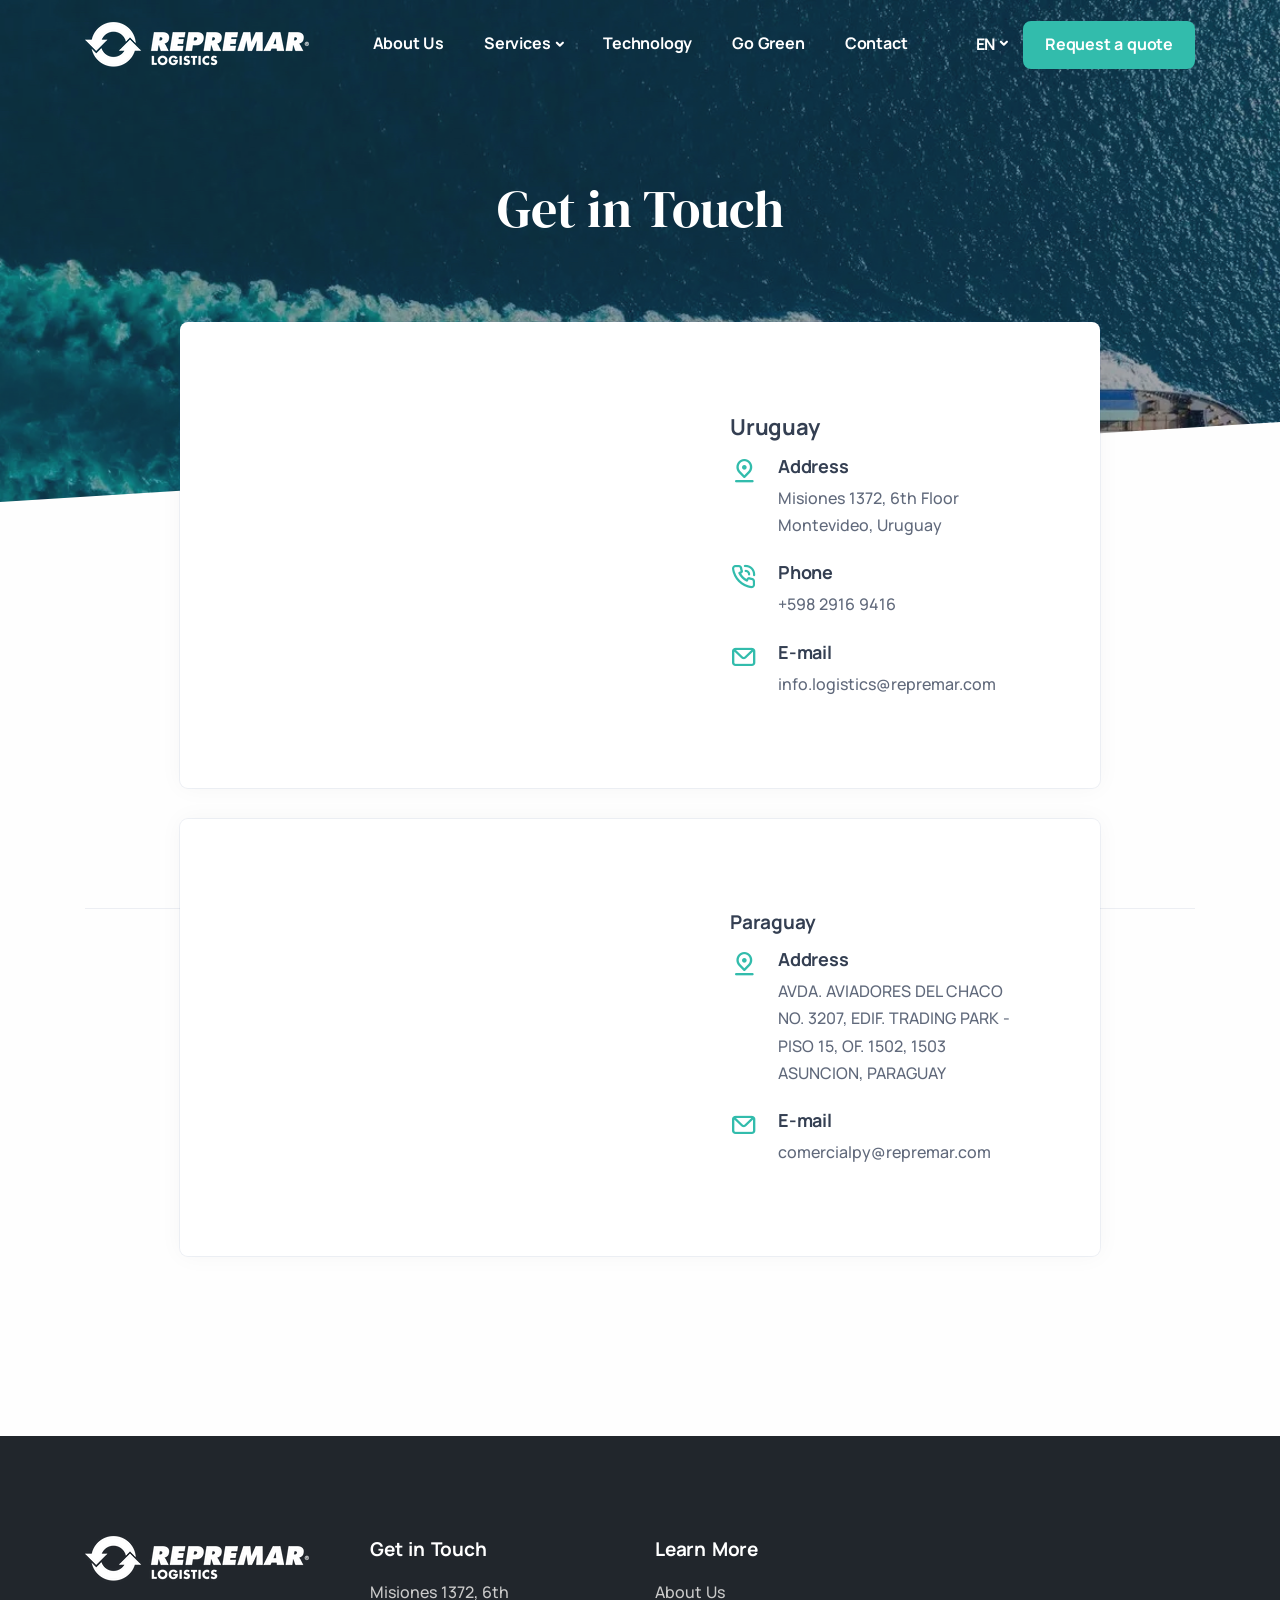
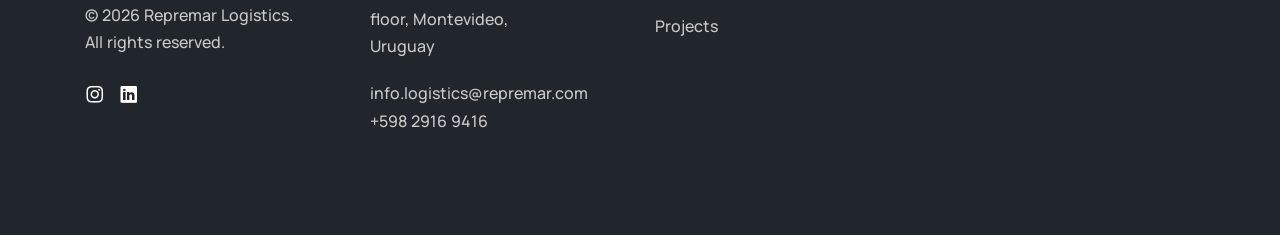
<file: logistics/contact.html>
<!DOCTYPE html>
<html lang="en">

<head>
  <meta charset="utf-8">
  <meta name="viewport" content="width=device-width, initial-scale=1.0">
  <meta name="description" content="Forwarder, Freight, Montevideo, Uruguay, Asuncion, Paraguay, Logistics Partner.">
  <meta name="keywords" content="Logistics, Forwarder, Forwarder in Uruguay, Logistics Trust, Move Cargo, Project Cargo, Ocean Freight, air Freight, Terrestrial Freight">
  <meta name="author" content="Repremar Group">
  <title>Repremar Logistics</title>
  <link rel="shortcut icon" href="./assets/img/faviconRep.png">
  <link rel="stylesheet" href="./assets/css/plugins.css">
  <link rel="stylesheet" href="./assets/css/style.css">
  <link rel="preload" href="./assets/css/fonts/dm.css" as="style" onload="this.rel='stylesheet'">
</head>

<body>
  <div class="content-wrapper">
    <header class="wrapper">
      <nav class="navbar navbar-expand-lg center-nav transparent position-absolute navbar-dark px-md-10 px-xxl-0">
        <div class="container flex-lg-row flex-nowrap align-items-center">
          <div class="navbar-brand w-100">
            <a href="./index.html">
              <img class="logo-dark" src="./assets/img/LogisticsHorizontal.png"  alt="Repremar Logistics Logo" />
              <img class="logo-light" src="./assets/img/LogisticsHorizontalBlanco.png"  alt="Repremar Logistics Logo" />
             </a>
          </div>
          <div class="navbar-collapse offcanvas offcanvas-nav offcanvas-start">
            <div class="offcanvas-header d-lg-none">
              <h3 class="text-white fs-30 mb-0">Repremar Logistics</h3>
              <button type="button" class="btn-close btn-close-white" data-bs-dismiss="offcanvas" aria-label="Close"></button>
            </div>
            <div class="offcanvas-body ms-lg-auto d-flex flex-column h-100">
              <ul class="navbar-nav">
                <li class="nav-item dropdown">
                  <a class="nav-link" href="./aboutLogistics.html"">About Us</a>
                </li>
                <li class="nav-item dropdown">
                  <a class="nav-link dropdown-toggle" href="#" data-bs-toggle="dropdown">Services</a>
                  <ul class="dropdown-menu">
                    <li class="nav-item"><a class="dropdown-item" href="./Ocean.html"">Ocean</a></li>
                    <li class="nav-item"><a class="dropdown-item" href="./Air.html"">Air</a></li>
                    <li class="nav-item"><a class="dropdown-item" href="./Land.html"">Road</a></li>
                    <li class="nav-item"><a class="dropdown-item" href="./container.html"">Containers</a></li>

                    <li class="nav-item"><a class="dropdown-item" href="./Project.html"">Project Cargo</a></li>
                    <li class="nav-item"><a class="dropdown-item" href="./warehouse.html"">Warehousing</a></li>

                  </ul>
                </li>
                <li class="nav-item dropdown">
                  <a class="nav-link" href="./technology.html"">Technology</a>
                </li>
                <li class="nav-item dropdown">
                  <a class="nav-link" href="./green.html"">Go Green</a>
                </li>
                <li class="nav-item dropdown">
                  <a class="nav-link" href="./contact.html"">Contact</a>
                </li>

                  <!--/.dropdown-menu -->
              </ul>
              <!-- /.navbar-nav -->
              <div class="offcanvas-footer d-lg-none">
                <div>
                  <a href="mailto:first.last@email.com" class="link-inverse">info.logistics@repremar.com</a>
                  <br/><a href="tel:+59829169416">+598 2916 9416</a>  <br/>
                  <nav class="nav social social-white mt-4">
                    <a href="https://www.instagram.com/repremarlogistics/"><i class="uil uil-instagram"></i></a>
                    <a href="https://www.linkedin.com/company/repremar-logistics"><i class="uil uil-linkedin"></i></a>
                  </nav>
                  <!-- /.social -->
                </div>
              </div>
              <!-- /.offcanvas-footer -->
            </div>
            <!-- /.offcanvas-body -->
          </div>

          <!-- /.navbar-collapse -->
          <div class="navbar-other w-100 d-flex ms-auto">
            <ul class="navbar-nav flex-row align-items-center ms-auto">
              <li class="nav-item dropdown language-select text-uppercase">
                <a class="nav-link dropdown-item dropdown-toggle" href="#" role="button" data-bs-toggle="dropdown" aria-haspopup="true" aria-expanded="false">En</a>
                <ul class="dropdown-menu">
                  <li class="nav-item"><a class="dropdown-item" href="#">En</a></li>
                  <li class="nav-item"><a class="dropdown-item" href="contact_es.html">Es</a></li>
                </ul>
              </li>
              <li class="nav-item d-none d-md-block">
                <a href="quote.html" class="btn btn-sm btn-primary rounded">Request a quote</a>
              </li>
              <li class="nav-item d-lg-none">
                <button class="hamburger offcanvas-nav-btn"><span></span></button>
              </li>
            </ul>
            <!-- /.navbar-nav -->
          </div>
          <!-- /.navbar-other -->
        </div>
        <!-- /.container -->
      </nav>
      <!-- /.navbar -->
      <div class="offcanvas offcanvas-end text-inverse" id="offcanvas-info" data-bs-scroll="true">
        <div class="offcanvas-header">
          <h3 class="text-white fs-30 mb-0">Repremar Logistics</h3>
          <button type="button" class="btn-close btn-close-white" data-bs-dismiss="offcanvas" aria-label="Close"></button>
        </div>
        <div class="offcanvas-body pb-6">
          <div class="widget mb-8">
            <p>LOGISTICS AND TRANSPORTATION / SERVICES.</p>
          </div>
          <!-- /.widget -->
          <div class="widget mb-8">
            <h4 class="widget-title text-white mb-3">Contact Info</h4>
            <address> Misiones 1372, 6th Floor <br /> Montevideo, Uruguay </address>
            <a href="mailto:info.logistics@repremar.com">info.logistics@repremar.com</a><br /><a href="tel:+59829169416">+598 2916 9416</a> 
          </div>
          <!-- /.widget -->
          <div class="widget mb-8">
            <h4 class="widget-title text-white mb-3">Learn More</h4>
            <ul class="list-unstyled">
              <li><a href="aboutLogistics.html">Our Story</a></li>
              <li><a href="terms.html">Terms of Use</a></li>
              <li><a href="contact.html">Contact Us</a></li>
            </ul>
          </div>
          <!-- /.widget -->
          <div class="widget">
            <h4 class="widget-title text-white mb-3">Follow Us</h4>
            <nav class="nav social social-white">
              <a href="https://www.instagram.com/repremarlogistics/"><i class="uil uil-instagram"></i></a>
              <a href="https://www.linkedin.com/company/repremar-logistics"><i class="uil uil-linkedin"></i></a>

            </nav>
            <!-- /.social -->
          </div>
          <!-- /.widget -->
        </div>
        <!-- /.offcanvas-body -->
      </div>
      <!-- /.offcanvas -->

      <!-- /.offcanvas -->
    </header>
    <!-- /header -->
    <section class="wrapper image-wrapper bg-image bg-overlay bg-overlay-400 text-white" data-image-src="./assets/img/photos/boat4.jpg">
      <div class="container pt-17 pb-20 pt-md-19 pb-md-21 text-center">
        <div class="row">
          <div class="col-lg-8 mx-auto">
            <h1 class="display-1 mb-3 text-white">Get in Touch</h1>

            <!-- /nav -->
          </div>
          <!-- /column -->
        </div>
        <!-- /.row -->
      </div>
      <!-- /.container -->
    </section>


    <!-- /section -->
    <section class="wrapper bg-light angled upper-end">
      <div class="container pb-11">
        <div class="row mb-14 mb-md-16">
          <div class="col-xl-10 mx-auto mt-n19">
            <div class="card">
              <div class="row gx-0">
                <div class="col-lg-6 align-self-stretch">
                  <div class="map map-full rounded-top rounded-lg-start">
                    <iframe src="https://www.google.com/maps/embed?pb=!1m18!1m12!1m3!1d3271.9653093535594!2d-56.20852778838298!3d-34.90732007348265!2m3!1f0!2f0!3f0!3m2!1i1024!2i768!4f13.1!3m3!1m2!1s0x959f7f80e3682da7%3A0x367c00b7ae30455d!2sREPREMAR%20Logistics!5e0!3m2!1ses!2suy!4v1724091407017!5m2!1ses!2suy" style="width:100%; height: 100%; border:0" allowfullscreen></iframe>
                  </div>
                  <!-- /.map -->
                </div>
                <!--/column -->
                <div class="col-lg-6">
                  <div class="p-10 p-md-11 p-lg-14">
                    <h3>Uruguay</h3>
                    <div class="d-flex flex-row">

                      <div>
                        <div class="icon text-primary fs-28 me-4 mt-n1"> <i class="uil uil-location-pin-alt"></i> </div>
                      </div>
                      <div class="align-self-start justify-content-start">
                        <h5 class="mb-1">Address</h5>
                        <address>Misiones 1372, 6th Floor <br class="d-none d-md-block" />Montevideo, Uruguay</address>
                      </div>
                    </div>
                    <!--/div -->
                    <div class="d-flex flex-row">
                      <div>
                        <div class="icon text-primary fs-28 me-4 mt-n1"> <i class="uil uil-phone-volume"></i> </div>
                      </div>
                      <div>
                        <h5 class="mb-1">Phone</h5>
                        <p><a href="tel:+59829169416">+598 2916 9416</a></p>
                      </div>
                    </div>
                    <!--/div -->
                    <div class="d-flex flex-row">
                      <div>
                        <div class="icon text-primary fs-28 me-4 mt-n1"> <i class="uil uil-envelope"></i> </div>
                      </div>
                      <div>
                        <h5 class="mb-1">E-mail</h5>
                        <p class="mb-0"><a href="mailto:info.logistics@repremar.com" class="link-body">info.logistics@repremar.com</a></p>
                      </div>
                    </div>
                    <!--/div -->
                  </div>
                  <!--/div -->
                </div>
                <!--/column -->
              </div>
              <!--/.row -->
            </div>
            <!-- /.card -->
          </div>
          <!-- /column -->
        </div>

        <hr>

        <div class="row mb-14 mb-md-16">
          <div class="col-xl-10 mx-auto mt-n19">
            <div class="card">
              <div class="row gx-0">
                <div class="col-lg-6 align-self-stretch">
                  <div class="map map-full rounded-top rounded-lg-start">
                    <iframe src="https://www.google.com/maps/embed?pb=!1m18!1m12!1m3!1d3607.7842311701957!2d-57.55713138877247!3d-25.277842826796142!2m3!1f0!2f0!3f0!3m2!1i1024!2i768!4f13.1!3m3!1m2!1s0x945da60069781f6d%3A0xce43bbdd1b9847c!2sAvenida%20Aviadores%20del%20Chaco%203207%2C%20Asunci%C3%B3n%20001524%2C%20Paraguay!5e0!3m2!1ses!2suy!4v1724091980271!5m2!1ses!2suy" style="width:100%; height: 100%; border:0" allowfullscreen></iframe>
                  </div>
                  <!-- /.map -->
                </div>

                <!--/column -->
                <div class="col-lg-6">
                  <div class="p-10 p-md-11 p-lg-14">
                    <h4>Paraguay</h4>
                    <div class="d-flex flex-row">

                      <div>
                        <div class="icon text-primary fs-28 me-4 mt-n1"> <i class="uil uil-location-pin-alt"></i> </div>
                      </div>
                      <div class="align-self-start justify-content-start">
                        <h5 class="mb-1">Address</h5>
                        <address>AVDA. AVIADORES DEL CHACO NO. 3207, EDIF. TRADING PARK - PISO 15, OF. 1502, 1503 <br class="d-none d-md-block" />ASUNCION, PARAGUAY
                        </address>
                      </div>
                    </div>
                    <!--/div -->

                    <!--/div -->
                    <div class="d-flex flex-row">
                      <div>
                        <div class="icon text-primary fs-28 me-4 mt-n1"> <i class="uil uil-envelope"></i> </div>
                      </div>
                      <div>
                        <h5 class="mb-1">E-mail</h5>
                        <p class="mb-0"><a href="mailto:comercialpy@repremar.com" class="link-body">comercialpy@repremar.com</a></p>
                      </div>
                    </div>
                    <!--/div -->
                  </div>
                  <!--/div -->
                </div>
                <!--/column -->
              </div>
              <!--/.row -->
            </div>
            <!-- /.card -->
          </div>
          <!-- /column -->
        </div>

        <!-- /.row -->

        <!-- /.row -->
      </div>
      <!-- /.container -->
    </section>
    <!-- /section -->

    <!-- /section -->
  </div>
  <!-- /.content-wrapper -->
  <footer class="bg-dark text-inverse">
    <div class="container py-13 py-md-15">
      <div class="row gy-6 gy-lg-0">
        <div class="col-md-4 col-lg-3">
          <div class="widget">
            <img class="mb-4" src="./assets/img/LogisticsHorizontalBlanco.png" srcset="./assets/img/LogisticsHorizontalBlanco.png 2x" alt="" />
            <p class="mb-4">© <script>
                document.write(new Date().getUTCFullYear());
              </script> Repremar Logistics. <br class="d-none d-lg-block" />All rights reserved.</p>
            <nav class="nav social social-white">
              <a href="https://www.instagram.com/repremarlogistics/"><i class="uil uil-instagram"></i></a>
              <a href="https://www.linkedin.com/company/repremar-logistics"><i class="uil uil-linkedin"></i></a>
            </nav>
            <!-- /.social -->
          </div>
          <!-- /.widget -->
        </div>
        <!-- /column -->
        <div class="col-md-4 col-lg-3">
          <div class="widget">
            <h4 class="widget-title text-white mb-3">Get in Touch</h4>
            <address class="pe-xl-15 pe-xxl-17">Misiones 1372, 6th floor, Montevideo, Uruguay</address>
            <a href="mailto:info.logistics@repremar.com">info.logistics@repremar.com</a><br /> <a href="tel:+59829169416">+598 2916 9416</a>
          </div>
          <!-- /.widget -->
        </div>
        <!-- /column -->
        <div class="col-md-4 col-lg-3">
          <div class="widget">
            <h4 class="widget-title text-white mb-3">Learn More</h4>
            <ul class="list-unstyled  mb-0">
              <li><a href="aboutLogistics.html">About Us</a></li>
              <li><a href="Project.html">Projects</a></li>
            </ul>
          </div>
          <!-- /.widget -->
        </div>
        <!-- /column -->

        <!-- /column -->
      </div>
      <!--/.row -->
    </div>
    <!-- /.container -->
  </footer>
  <div class="progress-wrap">
    <svg class="progress-circle svg-content" width="100%" height="100%" viewBox="-1 -1 102 102">
      <path d="M50,1 a49,49 0 0,1 0,98 a49,49 0 0,1 0,-98" />
    </svg>
  </div>
  <script src="./assets/js/plugins.js"></script>
  <script src="./assets/js/theme.js"></script>
</body>

</html>
</file>
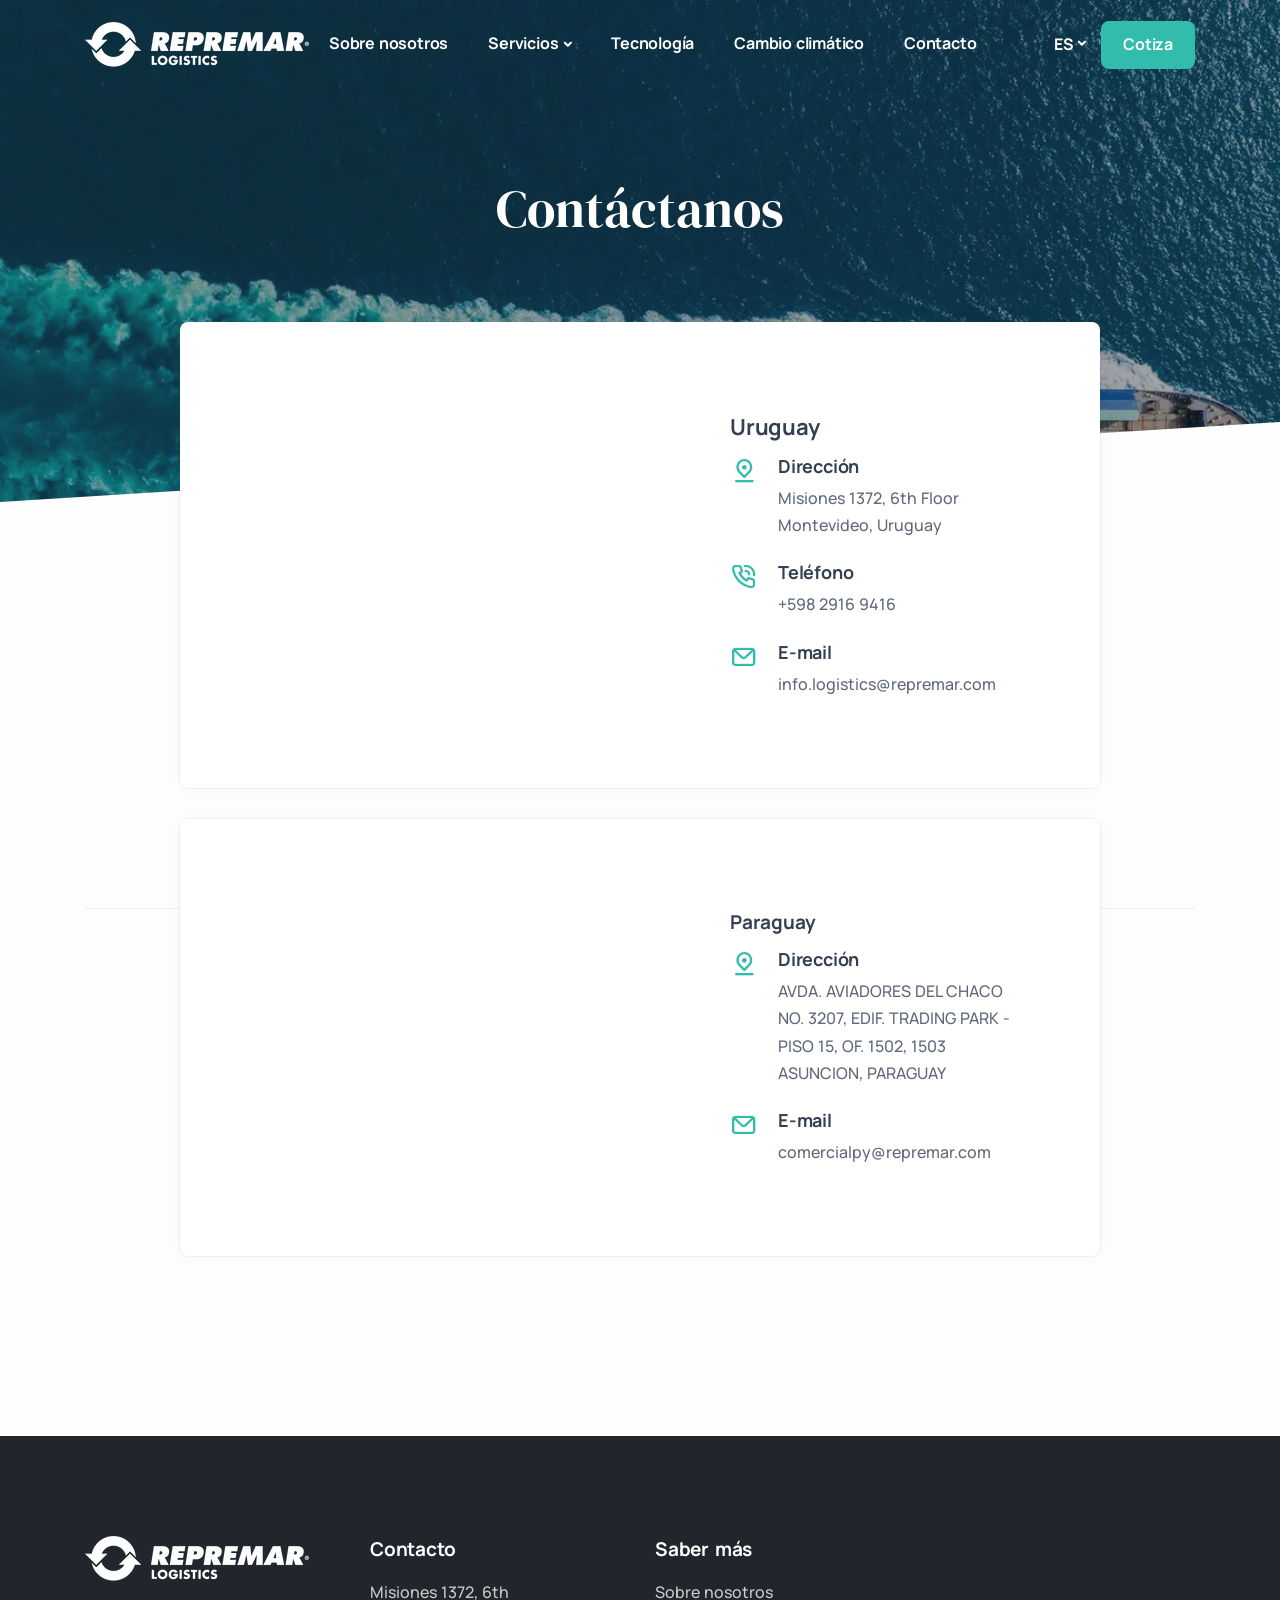
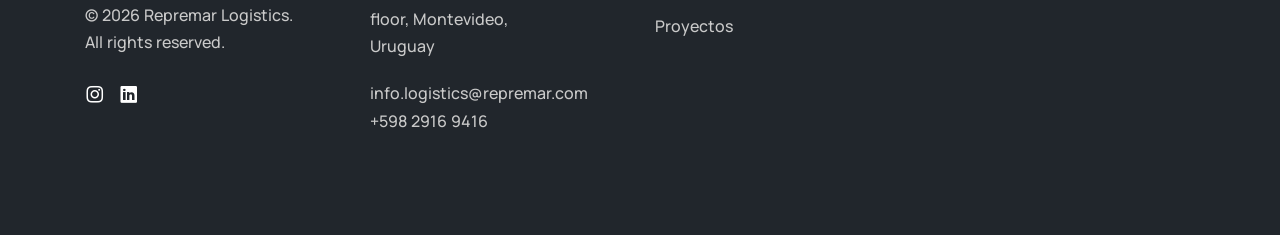
<file: logistics/contact_es.html>
<!DOCTYPE html>
<html lang="en">

<head>
  <meta charset="utf-8">
  <meta name="viewport" content="width=device-width, initial-scale=1.0">
  <meta name="description" content="Forwarder, Freight, Montevideo, Uruguay, Asuncion, Paraguay, Logistics Partner.">
  <meta name="keywords" content="Logistics, Forwarder, Forwarder in Uruguay, Logistics Trust, Move Cargo, Project Cargo, Ocean Freight, air Freight, Terrestrial Freight">
  <meta name="author" content="Repremar Group">
  <title>Repremar Logistics</title>
  <link rel="shortcut icon" href="./assets/img/faviconRep.png">
  <link rel="stylesheet" href="./assets/css/plugins.css">
  <link rel="stylesheet" href="./assets/css/style.css">
  <link rel="preload" href="./assets/css/fonts/dm.css" as="style" onload="this.rel='stylesheet'">
</head>

<body>
  <div class="content-wrapper">
    <header class="wrapper">
      <nav class="navbar navbar-expand-lg center-nav transparent position-absolute navbar-dark px-md-10 px-xxl-0">
        <div class="container flex-lg-row flex-nowrap align-items-center">
          <div class="navbar-brand w-100">
            <a href="./index.html">
              <img class="logo-dark" src="./assets/img/LogisticsHorizontal.png"  alt="Repremar Logistics Logo" />
              <img class="logo-light" src="./assets/img/LogisticsHorizontalBlanco.png"  alt="Repremar Logistics Logo" />
             </a>
          </div>
          <div class="navbar-collapse offcanvas offcanvas-nav offcanvas-start">
            <div class="offcanvas-header d-lg-none">
              <h3 class="text-white fs-30 mb-0">Repremar Logistics</h3>
              <button type="button" class="btn-close btn-close-white" data-bs-dismiss="offcanvas" aria-label="Close"></button>
            </div>
            <div class="offcanvas-body ms-lg-auto d-flex flex-column h-100">
              <ul class="navbar-nav">

                <li class="nav-item dropdown">
                  <a class="nav-link" href="./aboutLogistics_es.html"">Sobre nosotros</a>
                </li>
                <li class="nav-item dropdown">
                  <a class="nav-link dropdown-toggle" href="#" data-bs-toggle="dropdown">Servicios</a>
                  <ul class="dropdown-menu">
                    <li class="nav-item"><a class="dropdown-item" href="./Ocean_es.html">Máritimo</a></li>
                    <li class="nav-item"><a class="dropdown-item" href="./Air_es.html">Aéreo</a></li>
                    <li class="nav-item"><a class="dropdown-item" href="./Land_es.html">Terrestre</a></li>
                    <li class="nav-item"><a class="dropdown-item" href="./container_es.html">Containers</a></li>
                    <li class="nav-item"><a class="dropdown-item" href="./Project_es.html">Carga Proyecto</a></li>
                    <li class="nav-item"><a class="dropdown-item" href="./warehouse_es.html">Depósito Fiscal</a></li>
                  </ul>
                </li>
                <li class="nav-item dropdown">
                  <a class="nav-link" href="./technology_es.html">Tecnología</a>
                </li>
                <li class="nav-item dropdown">
                  <a class="nav-link" href="./green_es.html">Cambio climático</a>
                </li>
                <li class="nav-item dropdown">
                  <a class="nav-link" href="./contact_es.html">Contacto</a>
                </li>

                  <!--/.dropdown-menu -->
              </ul>
              <!-- /.navbar-nav -->
              <div class="offcanvas-footer d-lg-none">
                <div>
                  <a href="mailto:first.last@email.com" class="link-inverse">info.logistics@repremar.com</a>
                  <br/><a href="tel:+59829169416">+598 2916 9416</a>  <br/>
                  <nav class="nav social social-white mt-4">
                    <a href="https://www.instagram.com/repremarlogistics/"><i class="uil uil-instagram"></i></a>
                    <a href="https://www.linkedin.com/company/repremar-logistics"><i class="uil uil-linkedin"></i></a>
                  </nav>
                  <!-- /.social -->
                </div>
              </div>
              <!-- /.offcanvas-footer -->
            </div>
            <!-- /.offcanvas-body -->
          </div>

          <!-- /.navbar-collapse -->
          <div class="navbar-other w-100 d-flex ms-auto">
            <ul class="navbar-nav flex-row align-items-center ms-auto">
              <li class="nav-item dropdown language-select text-uppercase">
                <a class="nav-link dropdown-item dropdown-toggle" href="#" role="button" data-bs-toggle="dropdown" aria-haspopup="true" aria-expanded="false">Es</a>
                <ul class="dropdown-menu">
                  <li class="nav-item"><a class="dropdown-item" href="contact.html">En</a></li>
                  <li class="nav-item"><a class="dropdown-item" href="#">Es</a></li>
                </ul>
              </li>
              <li class="nav-item d-none d-md-block">
                <a href="quote_es.html" class="btn btn-sm btn-primary rounded">Cotiza</a>
              </li>
              <li class="nav-item d-lg-none">
                <button class="hamburger offcanvas-nav-btn"><span></span></button>
              </li>
            </ul>
            <!-- /.navbar-nav -->
          </div>
          <!-- /.navbar-other -->
        </div>
        <!-- /.container -->
      </nav>
      <!-- /.navbar -->
      <div class="offcanvas offcanvas-end text-inverse" id="offcanvas-info" data-bs-scroll="true">
        <div class="offcanvas-header">
          <h3 class="text-white fs-30 mb-0">Repremar Logistics</h3>
          <button type="button" class="btn-close btn-close-white" data-bs-dismiss="offcanvas" aria-label="Close"></button>
        </div>
        <div class="offcanvas-body pb-6">
          <div class="widget mb-8">
            <p>Servicios de transporte y logística.</p>
          </div>
          <!-- /.widget -->
          <div class="widget mb-8">
            <h4 class="widget-title text-white mb-3">Contacto</h4>
            <address> Misiones 1372, 6th Floor <br /> Montevideo, Uruguay </address>
            <a href="mailto:info.logistics@repremar.com">info.logistics@repremar.com</a><br /><a href="tel:+59829169416">+598 2916 9416</a> 
          </div>
          <!-- /.widget -->
          <div class="widget mb-8">
            <h4 class="widget-title text-white mb-3">Saber más</h4>
            <ul class="list-unstyled">
              <li><a href="aboutLogistics_es.html">Sobre Nosotros</a></li>
              <li><a href="contact_es.html">Contacto</a></li>
            </ul>
          </div>
          <!-- /.widget -->
          <div class="widget">
            <h4 class="widget-title text-white mb-3">Follow Us</h4>
            <nav class="nav social social-white">
              <a href="https://www.instagram.com/repremarlogistics/"><i class="uil uil-instagram"></i></a>
              <a href="https://www.linkedin.com/company/repremar-logistics"><i class="uil uil-linkedin"></i></a>

            </nav>
            <!-- /.social -->
          </div>
          <!-- /.widget -->
        </div>
        <!-- /.offcanvas-body -->
      </div>
      <!-- /.offcanvas -->

      <!-- /.offcanvas -->
    </header>
    <!-- /header -->
    <section class="wrapper image-wrapper bg-image bg-overlay bg-overlay-400 text-white" data-image-src="./assets/img/photos/boat4.jpg">
      <div class="container pt-17 pb-20 pt-md-19 pb-md-21 text-center">
        <div class="row">
          <div class="col-lg-8 mx-auto">
            <h1 class="display-1 mb-3 text-white">Contáctanos</h1>

            <!-- /nav -->
          </div>
          <!-- /column -->
        </div>
        <!-- /.row -->
      </div>
      <!-- /.container -->
    </section>


    <!-- /section -->
    <section class="wrapper bg-light angled upper-end">
      <div class="container pb-11">
        <div class="row mb-14 mb-md-16">
          <div class="col-xl-10 mx-auto mt-n19">
            <div class="card">
              <div class="row gx-0">
                <div class="col-lg-6 align-self-stretch">
                  <div class="map map-full rounded-top rounded-lg-start">
                    <iframe src="https://www.google.com/maps/embed?pb=!1m18!1m12!1m3!1d3271.9653093535594!2d-56.20852778838298!3d-34.90732007348265!2m3!1f0!2f0!3f0!3m2!1i1024!2i768!4f13.1!3m3!1m2!1s0x959f7f80e3682da7%3A0x367c00b7ae30455d!2sREPREMAR%20Logistics!5e0!3m2!1ses!2suy!4v1724091407017!5m2!1ses!2suy" style="width:100%; height: 100%; border:0" allowfullscreen></iframe>
                  </div>
                  <!-- /.map -->
                </div>
                <!--/column -->
                <div class="col-lg-6">
                  <div class="p-10 p-md-11 p-lg-14">
                    <h3>Uruguay</h3>
                    <div class="d-flex flex-row">

                      <div>
                        <div class="icon text-primary fs-28 me-4 mt-n1"> <i class="uil uil-location-pin-alt"></i> </div>
                      </div>
                      <div class="align-self-start justify-content-start">
                        <h5 class="mb-1">Dirección</h5>
                        <address>Misiones 1372, 6th Floor <br class="d-none d-md-block" />Montevideo, Uruguay</address>
                      </div>
                    </div>
                    <!--/div -->
                    <div class="d-flex flex-row">
                      <div>
                        <div class="icon text-primary fs-28 me-4 mt-n1"> <i class="uil uil-phone-volume"></i> </div>
                      </div>
                      <div>
                        <h5 class="mb-1">Teléfono</h5>
                        <p><a href="tel:+59829169416">+598 2916 9416</a></p>
                      </div>
                    </div>
                    <!--/div -->
                    <div class="d-flex flex-row">
                      <div>
                        <div class="icon text-primary fs-28 me-4 mt-n1"> <i class="uil uil-envelope"></i> </div>
                      </div>
                      <div>
                        <h5 class="mb-1">E-mail</h5>
                        <p class="mb-0"><a href="mailto:info.logistics@repremar.com" class="link-body">info.logistics@repremar.com</a></p>
                      </div>
                    </div>
                    <!--/div -->
                  </div>
                  <!--/div -->
                </div>
                <!--/column -->
              </div>
              <!--/.row -->
            </div>
            <!-- /.card -->
          </div>
          <!-- /column -->
        </div>

        <hr>

        <div class="row mb-14 mb-md-16">
          <div class="col-xl-10 mx-auto mt-n19">
            <div class="card">
              <div class="row gx-0">
                <div class="col-lg-6 align-self-stretch">
                  <div class="map map-full rounded-top rounded-lg-start">
                    <iframe src="https://www.google.com/maps/embed?pb=!1m18!1m12!1m3!1d3607.7842311701957!2d-57.55713138877247!3d-25.277842826796142!2m3!1f0!2f0!3f0!3m2!1i1024!2i768!4f13.1!3m3!1m2!1s0x945da60069781f6d%3A0xce43bbdd1b9847c!2sAvenida%20Aviadores%20del%20Chaco%203207%2C%20Asunci%C3%B3n%20001524%2C%20Paraguay!5e0!3m2!1ses!2suy!4v1724091980271!5m2!1ses!2suy" style="width:100%; height: 100%; border:0" allowfullscreen></iframe>
                  </div>
                  <!-- /.map -->
                </div>

                <!--/column -->
                <div class="col-lg-6">
                  <div class="p-10 p-md-11 p-lg-14">
                    <h4>Paraguay</h4>
                    <div class="d-flex flex-row">

                      <div>
                        <div class="icon text-primary fs-28 me-4 mt-n1"> <i class="uil uil-location-pin-alt"></i> </div>
                      </div>
                      <div class="align-self-start justify-content-start">
                        <h5 class="mb-1">Dirección</h5>
                        <address>AVDA. AVIADORES DEL CHACO NO. 3207, EDIF. TRADING PARK - PISO 15, OF. 1502, 1503 <br class="d-none d-md-block" />ASUNCION, PARAGUAY
                        </address>
                      </div>
                    </div>
                    <!--/div -->

                    <!--/div -->
                    <div class="d-flex flex-row">
                      <div>
                        <div class="icon text-primary fs-28 me-4 mt-n1"> <i class="uil uil-envelope"></i> </div>
                      </div>
                      <div>
                        <h5 class="mb-1">E-mail</h5>
                        <p class="mb-0"><a href="mailto:comercialpy@repremar.com" class="link-body">comercialpy@repremar.com</a></p>
                      </div>
                    </div>
                    <!--/div -->
                  </div>
                  <!--/div -->
                </div>
                <!--/column -->
              </div>
              <!--/.row -->
            </div>
            <!-- /.card -->
          </div>
          <!-- /column -->
        </div>

        <!-- /.row -->

        <!-- /.row -->
      </div>
      <!-- /.container -->
    </section>
    <!-- /section -->

    <!-- /section -->
  </div>
  <!-- /.content-wrapper -->
  <footer class="bg-dark text-inverse">
    <div class="container py-13 py-md-15">
      <div class="row gy-6 gy-lg-0">
        <div class="col-md-4 col-lg-3">
          <div class="widget">
            <img class="mb-4" src="./assets/img/LogisticsHorizontalBlanco.png" srcset="./assets/img/LogisticsHorizontalBlanco.png 2x" alt="" />
            <p class="mb-4">© <script>
                document.write(new Date().getUTCFullYear());
              </script> Repremar Logistics. <br class="d-none d-lg-block" />All rights reserved.</p>
            <nav class="nav social social-white">
              <a href="https://www.instagram.com/repremarlogistics/"><i class="uil uil-instagram"></i></a>
              <a href="https://www.linkedin.com/company/repremar-logistics"><i class="uil uil-linkedin"></i></a>
            </nav>
              <!-- /.social -->
            </div>
            <!-- /.widget -->
          </div>
          <!-- /column -->
          <div class="col-md-4 col-lg-3">
            <div class="widget">
              <h4 class="widget-title text-white mb-3">Contacto</h4>
              <address class="pe-xl-15 pe-xxl-17">Misiones 1372, 6th floor, Montevideo, Uruguay</address>
              <a href="mailto:info.logistics@repremar.com">info.logistics@repremar.com</a><br /> <a href="tel:+59829169416">+598 2916 9416</a>
            </div>
            <!-- /.widget -->
          </div>
          <!-- /column -->
          <div class="col-md-4 col-lg-3">
            <div class="widget">
              <h4 class="widget-title text-white mb-3">Saber más</h4>
              <ul class="list-unstyled  mb-0">
                <li><a href="aboutLogistics_es.html">Sobre nosotros</a></li>
                <li><a href="Project_es.html">Proyectos</a></li>
              </ul>
            </div>
            <!-- /.widget -->
          </div>
          <!-- /column -->
         
          <!-- /column -->
        </div>
        <!--/.row -->
      </div>
    </div>
    <!-- /.container -->
  </footer>
  <div class="progress-wrap">
    <svg class="progress-circle svg-content" width="100%" height="100%" viewBox="-1 -1 102 102">
      <path d="M50,1 a49,49 0 0,1 0,98 a49,49 0 0,1 0,-98" />
    </svg>
  </div>
  <script src="./assets/js/plugins.js"></script>
  <script src="./assets/js/theme.js"></script>
</body>

</html>
</file>
<file: assets/css/prettyPhoto.css>
div.pp_default .pp_top,div.pp_default .pp_top .pp_middle,div.pp_default .pp_top .pp_left,div.pp_default .pp_top .pp_right,div.pp_default .pp_bottom,div.pp_default .pp_bottom .pp_left,div.pp_default .pp_bottom .pp_middle,div.pp_default .pp_bottom .pp_right{height:13px}
div.pp_default .pp_top .pp_left{background: url(../img/prettyPhoto/default/sprite.png) -78px -93px no-repeat}
div.pp_default .pp_top .pp_middle{background:url(../img/prettyPhoto/default/sprite_x.png) top left repeat-x}
div.pp_default .pp_top .pp_right{background:url(../img/prettyPhoto/default/sprite.png) -112px -93px no-repeat}
div.pp_default .pp_content .ppt{color:#f8f8f8}
div.pp_default .pp_content_container .pp_left{background:url(../img/prettyPhoto/default/sprite_y.png) -7px 0 repeat-y;padding-left:13px}
div.pp_default .pp_content_container .pp_right{background:url(../img/prettyPhoto/default/sprite_y.png) top right repeat-y;padding-right:13px}
div.pp_default .pp_next:hover{background:url(../img/prettyPhoto/default/sprite_next.png) center right no-repeat;cursor:pointer}
div.pp_default .pp_previous:hover{background:url(../img/prettyPhoto/default/sprite_prev.png) center left no-repeat;cursor:pointer}
div.pp_default .pp_expand{background:url(../img/prettyPhoto/default/sprite.png) 0 -29px no-repeat;cursor:pointer;width:28px;height:28px}
div.pp_default .pp_expand:hover{background:url(../img/prettyPhoto/default/sprite.png) 0 -56px no-repeat;cursor:pointer}
div.pp_default .pp_contract{background:url(../img/prettyPhoto/default/sprite.png) 0 -84px no-repeat;cursor:pointer;width:28px;height:28px}
div.pp_default .pp_contract:hover{background:url(../img/prettyPhoto/default/sprite.png) 0 -113px no-repeat;cursor:pointer}
div.pp_default .pp_close{width:30px;height:30px;background:url(../img/prettyPhoto/default/sprite.png) 2px 1px no-repeat;cursor:pointer}
div.pp_default .pp_gallery ul li a{background:url(../img/prettyPhoto/default/default_thumb.png) center center #f8f8f8;border:1px solid #aaa}
div.pp_default .pp_social{margin-top:7px}
div.pp_default .pp_gallery a.pp_arrow_previous,div.pp_default .pp_gallery a.pp_arrow_next{position:static;left:auto}
div.pp_default .pp_nav .pp_play,div.pp_default .pp_nav .pp_pause{background:url(../img/prettyPhoto/default/sprite.png) -51px 1px no-repeat;height:30px;width:30px}
div.pp_default .pp_nav .pp_pause{background-position:-51px -29px}
div.pp_default a.pp_arrow_previous,div.pp_default a.pp_arrow_next{background:url(../img/prettyPhoto/default/sprite.png) -31px -3px no-repeat;height:20px;width:20px;margin:4px 0 0}
div.pp_default a.pp_arrow_next{left:52px;background-position:-82px -3px}
div.pp_default .pp_content_container .pp_details{margin-top:5px}
div.pp_default .pp_nav{clear:none;height:30px;width:110px;position:relative}
div.pp_default .pp_nav .currentTextHolder{font-family:Georgia;font-style:italic;color:#999;font-size:11px;left:75px;line-height:25px;position:absolute;top:2px;margin:0;padding:0 0 0 10px}
div.pp_default .pp_close:hover,div.pp_default .pp_nav .pp_play:hover,div.pp_default .pp_nav .pp_pause:hover,div.pp_default .pp_arrow_next:hover,div.pp_default .pp_arrow_previous:hover{opacity:0.7}
div.pp_default .pp_description{font-size:11px;font-weight:700;line-height:14px;margin:5px 50px 5px 0}
div.pp_default .pp_bottom .pp_left{background:url(../img/prettyPhoto/default/sprite.png) -78px -127px no-repeat}
div.pp_default .pp_bottom .pp_middle{background:url(../img/prettyPhoto/default/sprite_x.png) bottom left repeat-x}
div.pp_default .pp_bottom .pp_right{background:url(../img/prettyPhoto/default/sprite.png) -112px -127px no-repeat}
div.pp_default .pp_loaderIcon{background:url(../img/prettyPhoto/default/loader.gif) center center no-repeat}
div.light_rounded .pp_top .pp_left{background:url(../img/prettyPhoto/light_rounded/sprite.png) -88px -53px no-repeat}
div.light_rounded .pp_top .pp_right{background:url(../img/prettyPhoto/light_rounded/sprite.png) -110px -53px no-repeat}
div.light_rounded .pp_next:hover{background:url(../img/prettyPhoto/light_rounded/btnNext.png) center right no-repeat;cursor:pointer}
div.light_rounded .pp_previous:hover{background:url(../img/prettyPhoto/light_rounded/btnPrevious.png) center left no-repeat;cursor:pointer}
div.light_rounded .pp_expand{background:url(../img/prettyPhoto/light_rounded/sprite.png) -31px -26px no-repeat;cursor:pointer}
div.light_rounded .pp_expand:hover{background:url(../img/prettyPhoto/light_rounded/sprite.png) -31px -47px no-repeat;cursor:pointer}
div.light_rounded .pp_contract{background:url(../img/prettyPhoto/light_rounded/sprite.png) 0 -26px no-repeat;cursor:pointer}
div.light_rounded .pp_contract:hover{background:url(../img/prettyPhoto/light_rounded/sprite.png) 0 -47px no-repeat;cursor:pointer}
div.light_rounded .pp_close{width:75px;height:22px;background:url(../img/prettyPhoto/light_rounded/sprite.png) -1px -1px no-repeat;cursor:pointer}
div.light_rounded .pp_nav .pp_play{background:url(../img/prettyPhoto/light_rounded/sprite.png) -1px -100px no-repeat;height:15px;width:14px}
div.light_rounded .pp_nav .pp_pause{background:url(../img/prettyPhoto/light_rounded/sprite.png) -24px -100px no-repeat;height:15px;width:14px}
div.light_rounded .pp_arrow_previous{background:url(../img/prettyPhoto/light_rounded/sprite.png) 0 -71px no-repeat}
div.light_rounded .pp_arrow_next{background:url(../img/prettyPhoto/light_rounded/sprite.png) -22px -71px no-repeat}
div.light_rounded .pp_bottom .pp_left{background:url(../img/prettyPhoto/light_rounded/sprite.png) -88px -80px no-repeat}
div.light_rounded .pp_bottom .pp_right{background:url(../img/prettyPhoto/light_rounded/sprite.png) -110px -80px no-repeat}
div.dark_rounded .pp_top .pp_left{background:url(../img/prettyPhoto/dark_rounded/sprite.png) -88px -53px no-repeat}
div.dark_rounded .pp_top .pp_right{background:url(../img/prettyPhoto/dark_rounded/sprite.png) -110px -53px no-repeat}
div.dark_rounded .pp_content_container .pp_left{background:url(../img/prettyPhoto/dark_rounded/contentPattern.png) top left repeat-y}
div.dark_rounded .pp_content_container .pp_right{background:url(../img/prettyPhoto/dark_rounded/contentPattern.png) top right repeat-y}
div.dark_rounded .pp_next:hover{background:url(../img/prettyPhoto/dark_rounded/btnNext.png) center right no-repeat;cursor:pointer}
div.dark_rounded .pp_previous:hover{background:url(../img/prettyPhoto/dark_rounded/btnPrevious.png) center left no-repeat;cursor:pointer}
div.dark_rounded .pp_expand{background:url(../img/prettyPhoto/dark_rounded/sprite.png) -31px -26px no-repeat;cursor:pointer}
div.dark_rounded .pp_expand:hover{background:url(../img/prettyPhoto/dark_rounded/sprite.png) -31px -47px no-repeat;cursor:pointer}
div.dark_rounded .pp_contract{background:url(../img/prettyPhoto/dark_rounded/sprite.png) 0 -26px no-repeat;cursor:pointer}
div.dark_rounded .pp_contract:hover{background:url(../img/prettyPhoto/dark_rounded/sprite.png) 0 -47px no-repeat;cursor:pointer}
div.dark_rounded .pp_close{width:75px;height:22px;background:url(../img/prettyPhoto/dark_rounded/sprite.png) -1px -1px no-repeat;cursor:pointer}
div.dark_rounded .pp_description{margin-right:85px;color:#fff}
div.dark_rounded .pp_nav .pp_play{background:url(../img/prettyPhoto/dark_rounded/sprite.png) -1px -100px no-repeat;height:15px;width:14px}
div.dark_rounded .pp_nav .pp_pause{background:url(../img/prettyPhoto/dark_rounded/sprite.png) -24px -100px no-repeat;height:15px;width:14px}
div.dark_rounded .pp_arrow_previous{background:url(../img/prettyPhoto/dark_rounded/sprite.png) 0 -71px no-repeat}
div.dark_rounded .pp_arrow_next{background:url(../img/prettyPhoto/dark_rounded/sprite.png) -22px -71px no-repeat}
div.dark_rounded .pp_bottom .pp_left{background:url(../img/prettyPhoto/dark_rounded/sprite.png) -88px -80px no-repeat}
div.dark_rounded .pp_bottom .pp_right{background:url(../img/prettyPhoto/dark_rounded/sprite.png) -110px -80px no-repeat}
div.dark_rounded .pp_loaderIcon{background:url(../img/prettyPhoto/dark_rounded/loader.gif) center center no-repeat}
div.dark_square .pp_left,div.dark_square .pp_middle,div.dark_square .pp_right,div.dark_square .pp_content{background:#000}
div.dark_square .pp_description{color:#fff;margin:0 85px 0 0}
div.dark_square .pp_loaderIcon{background:url(../img/prettyPhoto/dark_square/loader.gif) center center no-repeat}
div.dark_square .pp_expand{background:url(../img/prettyPhoto/dark_square/sprite.png) -31px -26px no-repeat;cursor:pointer}
div.dark_square .pp_expand:hover{background:url(../img/prettyPhoto/dark_square/sprite.png) -31px -47px no-repeat;cursor:pointer}
div.dark_square .pp_contract{background:url(../img/prettyPhoto/dark_square/sprite.png) 0 -26px no-repeat;cursor:pointer}
div.dark_square .pp_contract:hover{background:url(../img/prettyPhoto/dark_square/sprite.png) 0 -47px no-repeat;cursor:pointer}
div.dark_square .pp_close{width:75px;height:22px;background:url(../img/prettyPhoto/dark_square/sprite.png) -1px -1px no-repeat;cursor:pointer}
div.dark_square .pp_nav{clear:none}
div.dark_square .pp_nav .pp_play{background:url(../img/prettyPhoto/dark_square/sprite.png) -1px -100px no-repeat;height:15px;width:14px}
div.dark_square .pp_nav .pp_pause{background:url(../img/prettyPhoto/dark_square/sprite.png) -24px -100px no-repeat;height:15px;width:14px}
div.dark_square .pp_arrow_previous{background:url(../img/prettyPhoto/dark_square/sprite.png) 0 -71px no-repeat}
div.dark_square .pp_arrow_next{background:url(../img/prettyPhoto/dark_square/sprite.png) -22px -71px no-repeat}
div.dark_square .pp_next:hover{background:url(../img/prettyPhoto/dark_square/btnNext.png) center right no-repeat;cursor:pointer}
div.dark_square .pp_previous:hover{background:url(../img/prettyPhoto/dark_square/btnPrevious.png) center left no-repeat;cursor:pointer}
div.light_square .pp_expand{background:url(../img/prettyPhoto/light_square/sprite.png) -31px -26px no-repeat;cursor:pointer}
div.light_square .pp_expand:hover{background:url(../img/prettyPhoto/light_square/sprite.png) -31px -47px no-repeat;cursor:pointer}
div.light_square .pp_contract{background:url(../img/prettyPhoto/light_square/sprite.png) 0 -26px no-repeat;cursor:pointer}
div.light_square .pp_contract:hover{background:url(../img/prettyPhoto/light_square/sprite.png) 0 -47px no-repeat;cursor:pointer}
div.light_square .pp_close{width:75px;height:22px;background:url(../img/prettyPhoto/light_square/sprite.png) -1px -1px no-repeat;cursor:pointer}
div.light_square .pp_nav .pp_play{background:url(../img/prettyPhoto/light_square/sprite.png) -1px -100px no-repeat;height:15px;width:14px}
div.light_square .pp_nav .pp_pause{background:url(../img/prettyPhoto/light_square/sprite.png) -24px -100px no-repeat;height:15px;width:14px}
div.light_square .pp_arrow_previous{background:url(../img/prettyPhoto/light_square/sprite.png) 0 -71px no-repeat}
div.light_square .pp_arrow_next{background:url(../img/prettyPhoto/light_square/sprite.png) -22px -71px no-repeat}
div.light_square .pp_next:hover{background:url(../img/prettyPhoto/light_square/btnNext.png) center right no-repeat;cursor:pointer}
div.light_square .pp_previous:hover{background:url(../img/prettyPhoto/light_square/btnPrevious.png) center left no-repeat;cursor:pointer}
div.facebook .pp_top .pp_left{background:url(../img/prettyPhoto/facebook/sprite.png) -88px -53px no-repeat}
div.facebook .pp_top .pp_middle{background:url(../img/prettyPhoto/facebook/contentPatternTop.png) top left repeat-x}
div.facebook .pp_top .pp_right{background:url(../img/prettyPhoto/facebook/sprite.png) -110px -53px no-repeat}
div.facebook .pp_content_container .pp_left{background:url(../img/prettyPhoto/facebook/contentPatternLeft.png) top left repeat-y}
div.facebook .pp_content_container .pp_right{background:url(../img/prettyPhoto/facebook/contentPatternRight.png) top right repeat-y}
div.facebook .pp_expand{background:url(../img/prettyPhoto/facebook/sprite.png) -31px -26px no-repeat;cursor:pointer}
div.facebook .pp_expand:hover{background:url(../img/prettyPhoto/facebook/sprite.png) -31px -47px no-repeat;cursor:pointer}
div.facebook .pp_contract{background:url(../img/prettyPhoto/facebook/sprite.png) 0 -26px no-repeat;cursor:pointer}
div.facebook .pp_contract:hover{background:url(../img/prettyPhoto/facebook/sprite.png) 0 -47px no-repeat;cursor:pointer}
div.facebook .pp_close{width:22px;height:22px;background:url(../img/prettyPhoto/facebook/sprite.png) -1px -1px no-repeat;cursor:pointer}
div.facebook .pp_description{margin:0 37px 0 0}
div.facebook .pp_loaderIcon{background:url(../img/prettyPhoto/facebook/loader.gif) center center no-repeat}
div.facebook .pp_arrow_previous{background:url(../img/prettyPhoto/facebook/sprite.png) 0 -71px no-repeat;height:22px;margin-top:0;width:22px}
div.facebook .pp_arrow_previous.disabled{background-position:0 -96px;cursor:default}
div.facebook .pp_arrow_next{background:url(../img/prettyPhoto/facebook/sprite.png) -32px -71px no-repeat;height:22px;margin-top:0;width:22px}
div.facebook .pp_arrow_next.disabled{background-position:-32px -96px;cursor:default}
div.facebook .pp_nav{margin-top:0}
div.facebook .pp_nav p{font-size:15px;padding:0 3px 0 4px}
div.facebook .pp_nav .pp_play{background:url(../img/prettyPhoto/facebook/sprite.png) -1px -123px no-repeat;height:22px;width:22px}
div.facebook .pp_nav .pp_pause{background:url(../img/prettyPhoto/facebook/sprite.png) -32px -123px no-repeat;height:22px;width:22px}
div.facebook .pp_next:hover{background:url(../img/prettyPhoto/facebook/btnNext.png) center right no-repeat;cursor:pointer}
div.facebook .pp_previous:hover{background:url(../img/prettyPhoto/facebook/btnPrevious.png) center left no-repeat;cursor:pointer}
div.facebook .pp_bottom .pp_left{background:url(../img/prettyPhoto/facebook/sprite.png) -88px -80px no-repeat}
div.facebook .pp_bottom .pp_middle{background:url(../img/prettyPhoto/facebook/contentPatternBottom.png) top left repeat-x}
div.facebook .pp_bottom .pp_right{background:url(../img/prettyPhoto/facebook/sprite.png) -110px -80px no-repeat}
div.pp_pic_holder a:focus{outline:none}
div.pp_overlay{background:#000;display:none;left:0;position:absolute;top:0;width:100%;z-index:9500}
div.pp_pic_holder{display:none;position:absolute;width:100px;z-index:10000}
.pp_content{height:40px;min-width:40px}
* html .pp_content{width:40px}
.pp_content_container{position:relative;text-align:left;width:100%}
.pp_content_container .pp_left{padding-left:20px}
.pp_content_container .pp_right{padding-right:20px}
.pp_content_container .pp_details{float:left;margin:10px 0 2px}
.pp_description{display:none;margin:0}
.pp_social{float:left;margin:0}
.pp_social .facebook{float:left;margin-left:5px;width:55px;overflow:hidden}
.pp_social .twitter{float:left}
.pp_nav{clear:right;float:left;margin:3px 10px 0 0}
.pp_nav p{float:left;white-space:nowrap;margin:2px 4px}
.pp_nav .pp_play,.pp_nav .pp_pause{float:left;margin-right:4px;text-indent:-10000px}
a.pp_arrow_previous,a.pp_arrow_next{display:block;float:left;height:15px;margin-top:3px;overflow:hidden;text-indent:-10000px;width:14px}
.pp_hoverContainer{position:absolute;top:0;width:100%;z-index:2000}
.pp_gallery{display:none;left:50%;margin-top:-50px;position:absolute;z-index:10000}
.pp_gallery div{float:left;overflow:hidden;position:relative}
.pp_gallery ul{float:left;height:35px;position:relative;white-space:nowrap;margin:0 0 0 5px;padding:0}
.pp_gallery ul a{border:1px rgba(0,0,0,0.5) solid;display:block;float:left;height:33px;overflow:hidden}
.pp_gallery ul a img{border:0}
.pp_gallery li{display:block;float:left;margin:0 5px 0 0;padding:0}
.pp_gallery li.default a{background:url(../img/prettyPhoto/facebook/default_thumbnail.gif) 0 0 no-repeat;display:block;height:33px;width:50px}
.pp_gallery .pp_arrow_previous,.pp_gallery .pp_arrow_next{margin-top:7px!important}
a.pp_next{background:url(../img/prettyPhoto/light_rounded/btnNext.png) 10000px 10000px no-repeat;display:block;float:right;height:100%;text-indent:-10000px;width:49%}
a.pp_previous{background:url(../img/prettyPhoto/light_rounded/btnNext.png) 10000px 10000px no-repeat;display:block;float:left;height:100%;text-indent:-10000px;width:49%}
a.pp_expand,a.pp_contract{cursor:pointer;display:none;height:20px;position:absolute;right:30px;text-indent:-10000px;top:10px;width:20px;z-index:20000}
a.pp_close{position:absolute;right:0;top:0;display:block;line-height:22px;text-indent:-10000px}
.pp_loaderIcon{display:block;height:24px;left:50%;position:absolute;top:50%;width:24px;margin:-12px 0 0 -12px}
#pp_full_res{line-height:1!important}
#pp_full_res .pp_inline{text-align:left}
#pp_full_res .pp_inline p{margin:0 0 15px}
div.ppt{color:#fff;display:none;font-size:17px;z-index:9999;margin:0 0 5px 15px}
div.pp_default .pp_content,div.light_rounded .pp_content{background-color:#fff}
div.pp_default #pp_full_res .pp_inline,div.light_rounded .pp_content .ppt,div.light_rounded #pp_full_res .pp_inline,div.light_square .pp_content .ppt,div.light_square #pp_full_res .pp_inline,div.facebook .pp_content .ppt,div.facebook #pp_full_res .pp_inline{color:#000}
div.pp_default .pp_gallery ul li a:hover,div.pp_default .pp_gallery ul li.selected a,.pp_gallery ul a:hover,.pp_gallery li.selected a{border-color:#fff}
div.pp_default .pp_details,div.light_rounded .pp_details,div.dark_rounded .pp_details,div.dark_square .pp_details,div.light_square .pp_details,div.facebook .pp_details{position:relative}
div.light_rounded .pp_top .pp_middle,div.light_rounded .pp_content_container .pp_left,div.light_rounded .pp_content_container .pp_right,div.light_rounded .pp_bottom .pp_middle,div.light_square .pp_left,div.light_square .pp_middle,div.light_square .pp_right,div.light_square .pp_content,div.facebook .pp_content{background:#fff}
div.light_rounded .pp_description,div.light_square .pp_description{margin-right:85px}
div.light_rounded .pp_gallery a.pp_arrow_previous,div.light_rounded .pp_gallery a.pp_arrow_next,div.dark_rounded .pp_gallery a.pp_arrow_previous,div.dark_rounded .pp_gallery a.pp_arrow_next,div.dark_square .pp_gallery a.pp_arrow_previous,div.dark_square .pp_gallery a.pp_arrow_next,div.light_square .pp_gallery a.pp_arrow_previous,div.light_square .pp_gallery a.pp_arrow_next{margin-top:12px!important}
div.light_rounded .pp_arrow_previous.disabled,div.dark_rounded .pp_arrow_previous.disabled,div.dark_square .pp_arrow_previous.disabled,div.light_square .pp_arrow_previous.disabled{background-position:0 -87px;cursor:default}
div.light_rounded .pp_arrow_next.disabled,div.dark_rounded .pp_arrow_next.disabled,div.dark_square .pp_arrow_next.disabled,div.light_square .pp_arrow_next.disabled{background-position:-22px -87px;cursor:default}
div.light_rounded .pp_loaderIcon,div.light_square .pp_loaderIcon{background:url(../img/prettyPhoto/light_rounded/loader.gif) center center no-repeat}
div.dark_rounded .pp_top .pp_middle,div.dark_rounded .pp_content,div.dark_rounded .pp_bottom .pp_middle{background:url(../img/prettyPhoto/dark_rounded/contentPattern.png) top left repeat}
div.dark_rounded .currentTextHolder,div.dark_square .currentTextHolder{color:#c4c4c4}
div.dark_rounded #pp_full_res .pp_inline,div.dark_square #pp_full_res .pp_inline{color:#fff}
.pp_top,.pp_bottom{height:20px;position:relative}
* html .pp_top,* html .pp_bottom{padding:0 20px}
.pp_top .pp_left,.pp_bottom .pp_left{height:20px;left:0;position:absolute;width:20px}
.pp_top .pp_middle,.pp_bottom .pp_middle{height:20px;left:20px;position:absolute;right:20px}
* html .pp_top .pp_middle,* html .pp_bottom .pp_middle{left:0;position:static}
.pp_top .pp_right,.pp_bottom .pp_right{height:20px;left:auto;position:absolute;right:0;top:0;width:20px}
.pp_fade,.pp_gallery li.default a img{display:none}
</file>
<file: assets/css/main.css>
/*
Theme Name: 21
Theme URI: 
Description: Multipurpose HTML5 Theme
Version: 1.2
Author: xveloper
Author URI: http://www.xvelopers.com/

*/

/*  Table OF Contents
==========================
1-General Styles
2-Page-top
3-Navigation
4-Slider
5-Services
6-Profile
7-Portfolio
8-Project detail
9-Process
10-Team
11-Blog
12-comments
13-Newslwtter
14-Clients
15-contact
16-Footer
17-Social Icons
18-Social Fonts
19-Pricing
20-Responsive
21-Flat-icons
22-Effects


=================================
1- General Styles
=================================*/


/* Preloader */

body {
    font-weight: 400;
    background: #fff;
    overflow-x: hidden !important;
    /* font-family: open sans; */
    font-family:Arial, Helvetica, sans-serif;
}

#preloader {
    position:fixed;
    top:0;
    left:0;
    right:0;
    bottom:0;
    background-color:#fff; 
    z-index:99999999; 
}

#status {
    
    background-repeat:no-repeat;
    background-position:center;
}




.loader_Ani, .loader_Ani{
    position:absolute;
    left:50%;
    top:50%;
    margin-top:-50px;
    margin-left:-50px;
    width: 100px;
    height: 100px;
    vertical-align: middle;
    border-radius: 1px;
}
.loader_Ani:last-child{
    margin-right: 0px;
}

/* Timer*/
.timer{
    width: 24px;
    height: 24px;
    background-color: transparent;
    box-shadow: inset 0px 0px 0px 2px #666;
    border-radius: 50%;
    position: relative;
    margin: 38px auto;/* Not necessary- its only for layouting*/    
 }
.timer:after, .timer:before{
    position: absolute;
    content:"";
    background-color: #666;
}
.timer:after{
    width: 10px;
    height: 2px;
    top: 11px;
    left: 11px;
    -webkit-transform-origin: 1px 1px;
       -moz-transform-origin: 1px 1px;
            transform-origin: 1px 1px;
    -webkit-animation: minhand 2s linear infinite;
       -moz-animation: minhand 2s linear infinite;
            animation: minhand 2s linear infinite;
}

.timer:before{
    width: 8px;
    height: 2px;
    top: 11px;
    left: 11px;
    -webkit-transform-origin: 1px 1px;
       -moz-transform-origin: 1px 1px;
            transform-origin: 1px 1px;
    -webkit-animation: hrhand 8s linear infinite;
       -moz-animation: hrhand 8s linear infinite;
            animation: hrhand 8s linear infinite;
}

@-webkit-keyframes minhand{
    0%{-webkit-transform:rotate(0deg)}
    100%{-webkit-transform:rotate(360deg)}
}
@-moz-keyframes minhand{
    0%{-moz-transform:rotate(0deg)}
    100%{-moz-transform:rotate(360deg)}
}
@keyframes minhand{
    0%{transform:rotate(0deg)}
    100%{transform:rotate(360deg)}
}

@-webkit-keyframes hrhand{
    0%{-webkit-transform:rotate(0deg)}
    100%{-webkit-transform:rotate(360deg)}
}
@-moz-keyframes hrhand{
    0%{-moz-transform:rotate(0deg)}
    100%{-moz-transform:rotate(360deg)}
}
@keyframes hrhand{
    0%{transform:rotate(0deg)}
    100%{transform:rotate(360deg)}
}






.is-sticky #sticktop {
    left: 0;
    width: 100%;
    z-index: 9999;
    overflow: visible !important;
}
.is-sticky .access-project {
    left: 0;
    width: 100%;
    z-index: 9999;
}

.is-box {
    background: #e5e5e5;
}
h1, h2, h3, h4, h5, h6 {
    font-family: Arial, Helvetica, sans-serif;
    margin: 0;
}
p {
    font-size: 16px;
    line-height: 30px;
    color: #212121;
    font-weight: 400;
}
h1 {
    font-size: 40px;
    line-height: 34px;
    color: #222222;
    font-weight: bold;
    text-transform: uppercase;
}
h1 span {
    position: relative;
    padding-bottom: 8px;
    display:table;
    margin-left:auto;
    margin-right:auto;
    padding-bottom:20px;
}
h1 span:after {
    position: absolute;
    width: 100%;
    height: 2px;
    background: #193a6b;
    left: 0;
    bottom: 0;
    content: '';
}
h4 {
    font-size: 20px;
}

.parallax {
    width: 100%;
    background-attachment: fixed;
    background-position: 50% 0;
    overflow:hidden;
}

.parallax-content{
    position:relative;
}

.flex-control-nav {
    z-index: 999;
}

.content{
    position:relative;
    z-index:99;
}

/* ============================
   2-Page-top
   =========================== */
#page-header {
    position: relative;
    padding-top: 60px;
    padding-bottom: 80px;
    min-width: 200px;
    overflow: hidden;
    background: url(../img/BG/bg1.jpg) no-repeat;
    background-size: cover;
}
.header-content {
    text-align: center;
    position: relative;
    color: #000000;
}
.header-content h1 {
    font-size: 50px;
    line-height: 50px;
}
.header-content h4 {
    font-size: 24px;
    line-height: 20px;
}
/* ============================
   Home
   =========================== */
   
.overlay{
    z-index:10;
    opacity: .50;
    -ms-filter: "progid:DXImageTransform.Microsoft.Alpha(Opacity=50)";
    filter: alpha(opacity==50);
    position:absolute;
    top:0;
    left:0;
    width:100%;
    height:100%;
    
}



.video-overlay{
    position: absolute;
    top:0;
    left:0;
    background:url(../img/BG/grid.png);
    z-index:99;
    width:100%;
    height:100%;
    opacity: .35;
    -ms-filter: "progid:DXImageTransform.Microsoft.Alpha(Opacity=35)";
    filter: alpha(opacity==35);
}

#home-video {
    position: relative;
    overflow: hidden;
}

.video-banner {
    cursor: pointer;
    width: 100%;
    margin: 0 auto;
}
#home-video h1, #home-video h2, #home-video p {
    color: #fff;
}
.video-caption {
    position: absolute;
    width: 100%;
    left: 0;
    top: 0;
}
.video-inner {
    max-width: 700px;
    margin: 15% auto 0;
    text-align: center;
}
.video-caption .container {
    position: relative;
}
#home,#page-banner {
    position: relative;
    color: #fff;
    text-transform: uppercase;
}
.section-holder {
    background: #fff;
    width:100%;
    overflow:hidden;
}
#homeflex a, #home-video a, .home-inner a,.banner-inner a {
    font-weight: 400;
    border: 3px solid #fff;
    /*background: #000;
    background: rgba(0,0,0,0.5); */
    color: #fff;
    text-decoration: none;
    font-weight: bold;
    padding: 12px 22px;
    font-size: 16px;
}


.home-inner a,.banner-inner a{
    font-weight: 400;
}
.home-inner,.banner-inner{
    position:relative;
    z-index:99;
    text-align: center;
}

#page-banner .banner-inner{
    text-align: center;
    padding-top: 180px;
    padding-bottom: 180px;
}

.home-inner h3,.banner-inner h3,.promo-content h3,.promo h6{
    font-size: 40px;
    line-height: 36px;
    font-family: quicksand;
    font-weight: 400;
}
.home-inner h1, .banner-inner h1,.promo h3{
    font-size: 80px;
    line-height: 65px;
    font-family: open sans;
    font-weight: bold;
    margin-top: 11px;
    margin-bottom: 10px;
    color: #fff;
}
.home-inner h4,.banner-inner h4 {
    font-size: 24px;
    line-height: 32px;
    font-family: quicksand;
    margin-bottom: 36px;
}
#homeflex .slide2 h1, #homeflex .slide5 h1, #homeflex .slide6 h1 {
    font-size: 40px;
    line-height: 36px;
    font-family: open sans;
    font-weight: bold;
}
.home-inner a,.banner-inner a{
    font-size: 18px;
    line-height: 36px;
    font-family: quicksand;
    font-weight: 400;
    padding: 15px 0 18px 0;
    color: #fff;
    text-decoration: none;
}
#homeflex .slide2 h3, #homeflex .slide5 h3 {
    font-size: 18px;
    line-height: 24px;
    font-family: open sans;
    text-transform: none;
    margin-top: 26px;
    margin-bottom: 40px;
    max-width: 480px;
    margin-left: auto;
    margin-right: auto;
}
#homeflex .slide2 a, #homeflex .slide5 a {
    margin: 0 12px 20px 0;
}
#homeflex .slide2 img {
    max-width: 285px;
    width: 100%;
    height: auto;
}
#homeflex .slide3 {
    text-align: center;
}
#homeflex .slide3 img {
    max-width: 640px;
    width: 100%;
    height: auto;
}
#homeflex .slide3 h1 {
    font-size: 40px;
    line-height: 36px;
    font-weight: bold;
}
#homeflex .slide3 h3 {
    font-size: 18px;
    line-height: 24px;
    text-transform: none;
    margin-top: 30px;
}
#homeflex .slide3 a {
    margin-top: 35px;
}
#homeflex .slide4 {
    text-align: center;
}
#homeflex .slide4 h1 {
    font-size: 50px;
    line-height: 48px;
    font-weight: bold;
}
#homeflex .slide4 img {
    max-width: 1140px;
    margin-top: 50px;
    width: 100%;
    height: auto;
}
#homeflex .slide5 h1 {
    margin-top: 120px;
}
#homeflex .slide5 img {
    max-width: 405px;
    width: 100%;
    height: auto;
}
#homeflex .slide5 a {
    margin-top: -10px;
}
#homeflex .slide5, #homeflex .slide6 {
    text-align: center;
}

.video-content{
    position:absolute;
    width:100%;
    top:40%;
    margin-top:-150px;
    left:0;
    z-index:999;
    padding:0;
}

.video-content h3, .video-content h4{
    color:#fff;
}

.hero {
    position: relative;
}
.hero-content {
    position: absolute;
    top: 50%;
    width: 100%;
    text-align: center;
    width:100%;
    left:0;
    z-index:999;
}

/* ============================
   3-Navigation
   =========================== */   

.menu_shipping{  background-image:url("../images/shiping_blanco_ch.png");}
.menu_logistics{ background-image:url("../images/logistica_blanco_ch.png");margin-top:-13px !important;}
.menu_cargo{ background-image:url("../images/cargo_blanco_ch.png");}
 .bot_menu {width:100px;margin-top:7px; height:56px;}
 .links_social{margin-top:25px; padding-right:40px;}
 .logos_social{ display: inline-block;}
.logo_entrar_r{ margin:10px 0px 35px 6px;}
.medio{ margin-left:40px; margin-right:40px;}
.navbar-brand img{ max-width:280px;}

.frase_home{width:70%; margin-left:auto; margin-right:auto; line-height:22px;}
ul.navbar-nav {
    float: right;
    min-height: 55px;
    font:Arial, Helvetica;
}
logos_entrada{float:left;}
.max120{ max-width:122px;}

.navbar {
    margin-bottom: 0;
}
.navbar-default {
    z-index: 999999;
}
.navbar-default .navbar-nav > .active > a, .navbar-default .navbar-nav > .active > a:hover, .navbar-default .navbar-nav > .active > a:focus {
    color: #222222;
    background: none;
}
.navbar-default .navbar-nav > li > a, .navbar-default .navbar-nav > li > a:hover, .navbar-default .navbar-nav > li > a:focus {
    font-size: 14px;
    line-height: 45px;
    color: #ffffff;
    font-weight: 400;
    text-transform: uppercase;
    text-align: center;
}
.navbar-default {
    background: #193a6b;
    border: none;
}
.navbar-nav > li {
    margin: 0;
    padding-left: 10px;
    padding-right: 10px;
    padding-bottom: 7px;
    position: relative;
}
.navbar-nav > li > a {
    padding: 0;
    padding-top: 20px;
    /* padding-bottom: 13px;*/
    padding-left: 3px;
    padding-right: 3px;
    outline: none !important;
    overflow: hidden;
    cursor: pointer;
}
.navbar-default .container {
    position: relative;
}
.navbar-default .navbar-toggle {
    color: #fff;
    border-color: #fff;
    right: 20px;
}
.navbar-default .navbar-toggle:hover, .navbar-default .navbar-toggle:focus {
    background: none;
}
.navbar-default ul.dropdown-menu {
    background: #f5f5f5;
    min-width: 140px;
    top: 95%;
    box-shadow: none;
    padding: 0;
}
.navbar-default ul.dropdown-menu li a {
    color: #8c8c8c;
    text-transform:capitalize;
    -webkit-transition: all 0.4s ease-in-out;
    -moz-transition: all 0.4s ease-in-out;
    -o-transition: all 0.4s ease-in-out;
    transition: all 0.4s ease-in-out;
    padding: 10px 16px;
    outline: none;
}
.navbar-default .navbar-collapse, .navbar-default .navbar-form {
    border: none;
}
.separador {
	padding: 0;
	padding-top: 30px;
	/* padding-bottom: 13px;*/
	padding-left: 3px !important;
	padding-right: 3px !important;
	outline: none !important;
	overflow: hidden;
	color:#FFF;
} 
.dropdown i {
    padding-left: 2px;
    font-size: 12px;
    display:block;
    margin-top:-8px;
}
.sections-holder {
    position: relative;
    background: #fff;
}
.section-line {
    font-size: 18px;
    line-height: 26px;
    color: #010101;
    font-weight: 100;
    padding-top: 17px;
    padding-bottom: 50px;
}
a.btn {
    background: #fff;
    color: #000;
    text-decoration: none;
    text-transform: uppercase;
    font-weight: 100;
    font-size: 17px;
    padding: 10px 45px;
    margin-top: 40px;
    position: relative;
    border: none;
}
.navbar-default .navbar-brand {
    font-size: 28px;
    color: #525c6e;
    line-height: 50px;
    font-weight: 100;
    padding: 0;
}
.navbar > .container .navbar-brand {
    margin-left: 0;
}
.navbar-default .navbar-brand:hover {
    color: #fff;
}
a.navbar-brand img {
    padding-right: 15px;
    margin-left: 20px;
    margin-top: 20px;
}
.navbar-nav > li:hover ul.dropdown-menu {
    display: block;
}
.navbar-default .dropdown-menu li {
    border-bottom: 1px solid #e9e9e9;
}
.navbar-default .dropdown-menu li:last-child {
    border-bottom: none;
}
.navbar-default .dropdown-menu li.active a, .navbar-default .dropdown-menu a:hover, .navbar-default .dropdown-menu a:focus, .navbar-default .dropdown-menu li.active a:hover, .navbar-default .dropdown-menu li.active a:focus {
    background: #fff !important;
    color: #8c8c8c;
}

.nav-static{
    position:relative !important;
}

.dark.navbar-default{
    background-color:#22282d;
}

.dark.navbar-default .dropdown-menu li{
    border-bottom:none;
}


.dark.navbar-default .dropdown-menu li.active a,
.dark.navbar-default .dropdown-menu a:hover,
.dark.navbar-default .dropdown-menu a:focus,
.dark.navbar-default .dropdown-menu li.active a:hover,
.dark.navbar-default .dropdown-menu li.active a:focus{
    background:#282f35 !important; 
}

.dark.navbar-default .navbar-nav > .active > a, .dark.navbar-default .navbar-nav > .active > a:hover, .dark.navbar-default .navbar-nav > .active > a:focus,.dark.navbar-default .navbar-nav > li > a, .dark.navbar-default .navbar-nav > li > a:hover, .dark.navbar-default .navbar-nav > li > a:focus{
    color:#a7abac;
}

/* ============================
   welcome-board
   =========================== */
#welcome-board {
    position: relative;
    text-align: center; padding-top:30px;
}
#welcome-board h1 {
    margin-bottom: 35px;
}
#welcome-board h3 {
    font-size: 34x;
    line-height: 46px;
    color: #222222;
    font-weight: 100;
    text-transform: uppercase;
    padding-top: 90px;
}
#welcome-board p {
    padding-bottom: 98px;
}
#welcome-board img {
    width: 100%;
    max-width: 760px;
    height: auto;
}
/* ============================
   Services
   =========================== */
#services {
    position: relative;
    text-align: center;
    padding-top: 120px;
    padding-bottom: 20px;
}
#services p {
    max-width: 660px;
    margin-left: auto;
    margin-right: auto;
    margin-top: 30px;
}
.service {
    opacity:1;
    /* width: 90px; */
    text-align: center;
    float: left;
    /* margin: 0 69px; */
    margin-bottom: 25px;
}

.visible{
    opacity:1;
}

.service span {
    margin-left: auto;
    margin-right: auto;
}
.service h6 {
    font-size: 14px;
    line-height: 34px;
    color: #222222;
    position: relative;
    text-transform: uppercase;
    margin-top: 17px;
    padding-bottom: 6px;
}
.service h6:after {
    content: '';
    position: absolute;
    height: 2px;
    width: 60px;
    left: 50%;
    bottom: 0;
    margin-left: -30px;
    background: #e1e1e1;
    -webkit-transition: all 0.5s ease-out;
    -moz-transition: all 0.5s ease-out;
    -o-transition: all 0.5s ease-out;
    transition: all 0.5s ease-out;
}
.service:hover h6:after{
    content:'';
    background:#BD1C2C;
    width:80px;
    margin-left:-40px;
}
.service-wrapper {
	margin: 0 auto;
    display: table;
    margin-top: 46px;
	width:645px;
}
/* ============================
   Promo
   =========================== */
.vimeo-container {
    max-width: 90%;
    background:#000;
    margin-left: auto;
    margin-right: auto;
    padding-bottom: 13px;
    position: relative;
    padding-bottom: 56.25%;
    padding-top: 30px;
    height: 0;
    overflow: hidden;
    margin-bottom: 10px;
}

.vimeo-container-full{
    max-width: 100%;
    background:#000;
    margin-left: auto;
    margin-right: auto;
    padding-bottom: 13px;
    position: relative;
    height: 0;
    overflow: hidden;
    margin-bottom: 10px;
}

.popupclose {
    position: relative;
    text-align: center;
    margin-top: 100px;
}
.vimeo-container iframe {
    position: absolute;
    top: 0;
    left: 0;
    width: 100%;
    height: 100%;
    border: none !important;
}
.promo {
    text-align: center;
    color: #fff;
    width: 100%;
    background-color:#F5F5F5;
    background-image:url(../../imagenes/fotobarco.jpg);
    text-align:center;
    overflow:hidden;
}

.promo .parallax-content,.motions{
    position:relative;
}

.motions{
}

.parallax-promo{
    background-image:url(../img/BG/1.jpg);
}

.promo h3 {
    text-transform: uppercase;
    position: relative;
}
.promo h3:after {
    content: '';
    height: 2px;
    width: 36px;
    color: #fff;
    position: absolute;
    top: 50%;
    right: -50px;
    background: #fff;
}

.promo-content h1{
    font-size: 40px;
    line-height: 40px;
    font-family: open sans;
    font-weight: bold;
    margin-top: 11px;
    margin-bottom: 10px;
    color: #fff;
}

.promo-content a {
    text-decoration: none;
    margin-top: 112px;
    display: block;
    margin: 0;
    margin-top: 200px;
    margin-left: auto;
    margin-right: auto;
}

.playPromoVideo {
    background: url(../img/icons/play.png) no-repeat center center;
    height: 70px;
    width: 70px;
    display: block;
    margin-left: auto;
    margin-right: auto;
}
.promo-content img {
    margin: 0;
}

.motions-content{
    position:relative;
    z-index:999;
    padding-top:240px;
    padding-bottom:210px;
}


a.video-vol{
    z-index:1000;
    color:#fff;
    font-size:22px;
    position: absolute;
    left:50%;
    top:0;
    margin-left:-11px;
    cursor:pointer;
    text-decoration:none;
}

.player{
    text-indent:-9999999px;
}

.promo-content {
    text-align:center;
    width:100%;
    position:absolute;
    left:0;
    top:50%;
    margin-top:-40px;
    z-index:999;
}

.parallax .promo-content{
    position:relative;
    top:0;
    padding-top:140px;
    padding-bottom:140px;
    margin-top:0;
}

/* ============================
   About
   =========================== */
#about {
    position: relative;
    background: #f5f5f5;
    padding-top: 100px;
    padding-bottom: 90px;
}
#about h1, #about p {
    text-align: center;
}
#about p {
    margin-top: 30px;
}
.and {
    position: relative;
}
.and:after {
    content: '&';
    font-size: 55px;
    font-weight: 100;
}
.about-work {
    margin-top: 22px;
    position: relative;
    margin-bottom: 40px;
}
.and:after {
    content: '&';
    color: #dedede;
    position: absolute;
    right: -28px;
    top: 50%;
    font-size: 60px;
    margin-top: -30px;
}
.about-work span {
    margin-left: auto;
    margin-right: auto;
}
.about-work h3 {
    font-size: 38px;
    line-height: 34px;
    color: #d4192b;
    text-align: center;
    font-weight: bold;
    padding-top: 52px;
}
.about-work h4 {
    font-size: 40px;
    line-height: 34px;
    color: #303030;
    text-align: center;
    font-weight: 100;
    padding-bottom: 30px;
    padding-top: 15px;
    text-transform: uppercase;
}
#about .about-work p {
    text-align: left;
}
/* ============================
   Portfolio
   =========================== */
.isotope, .isotope .isotope-item {
    /* change duration value to whatever you like */
    -webkit-transition-duration: 0.8s;
    -moz-transition-duration: 0.8s;
    -ms-transition-duration: 0.8s;
    -o-transition-duration: 0.8s;
    transition-duration: 0.8s;
}
.isotope {
    -webkit-transition-property: height, width;
    -moz-transition-property: height, width;
    -ms-transition-property: height, width;
    -o-transition-property: height, width;
    transition-property: height, width;
    overflow: visible !important;
}
.isotope .isotope-item {
    -webkit-transition-property: -webkit-transform, opacity;
    -moz-transition-property: -moz-transform, opacity;
    -ms-transition-property: -ms-transform, opacity;
    -o-transition-property: -o-transform, opacity;
    transition-property: transform, opacity;
}
/**** disabling Isotope CSS3 transitions ****/

.isotope.no-transition, .isotope.no-transition .isotope-item, .isotope .isotope-item.no-transition {
    -webkit-transition-duration: 0s;
    -moz-transition-duration: 0s;
    -ms-transition-duration: 0s;
    -o-transition-duration: 0s;
    transition-duration: 0s;
}
.isotope-hidden.isotope-item {
    pointer-events: none;
    z-index: 1;
}
#portfolio {
    position: relative;
    text-align: center;
    overflow: hidden;
    padding-top: 40px;
}
.folio-nav {
    position: relative;
    min-height:50px
}

.folio-nav ul{
    padding-left:0;
}

.folio-nav li {
    list-style: none;
    display: inline-block;
}

.ajax-page {
    position: relative;
}
.ajax-loader {
    display: none;
    background: #fff ;
    width: 100%;
    height: 100%;
    position: absolute;
    z-index: 200;
}
.ajax-holder {
    position: relative;
}
.portfolio-inner {
    position: relative;
    text-align: center;
    font-size: 16px;
    line-height: 30px;
    color: #222222;
    padding-top: 20px;
    padding-bottom: 80px;
    overflow: hidden;
    -webkit-transition: all 0.4s ease;
    -moz-transition: all 0.4s ease;
    -o-transition: all 0.4s ease;
    transition: all 0.4s ease;
}
.portfolio-inner a {
    text-decoration: none;
    color: #222222;
    border-bottom: 1px solid #aa1a28;
}
.portfolio-inner p {
    margin-bottom: 42px;
}
.portfolio-inner img {
    width: 100%;
    max-height: auto;
}
.portfolio-inner .catagory {
    margin: 0;
    padding: 0;
    margin-top: 40px;
    margin-bottom: 22px;
}
.portfolio-inner .catagory li, .portfolio-inner a {
    text-transform: uppercase;
}
.portfolio-inner .catagory li:after {
    content: '/';
    padding-left: 8px;
    padding-right: 5px;
}
.portfolio-inner li:last-child:after {
    content: '';
}
.portfolio-inner li {
    display: inline-block;
}
.projects {
    position: relative;
    padding: 0;
    margin: 0;
    width:100%;
}
.project {
    position: relative;
    overflow: hidden;
    width: 19.95%;
    height: auto;
    float: left;
    list-style: none;
    display:block;
}
.project h4 {
    font-size: 14px;
    line-height: 36px;
    color: #000;
    text-transform: uppercase;
    position: relative;
    z-index: 500;
    background: #fff;
}
.project img {
    width: 100%;
    height: auto;
}
.project .hover i {
    color: #fff;
    font-size: 30px;
    font-weight: 100;
    margin-right: 30px;
    margin-left: 30px;
}
.project a {
    text-decoration: none;
    position: relative;
    display: block;
}
.project .hover {
    position: absolute;
    height: 100%;
    width: 100%;
    background: #c91829 url(../img/icons/search.png) center center no-repeat;
    background: rgba(201,24,41,0.9) url(../img/icons/search.png) center center no-repeat;
    top: 0px;
    left: 0px;
    bottom: 0px;
    right: 0px;
    text-align: center;
    overflow: hidden;
    -webkit-transition: all 0.5s ease-in-out;
    -moz-transition: all 0.5s ease-in-out;
    -o-transition: all 0.5s ease-in-out;
    transition: all 0.5s ease-in-out;
    opacity: 0;
    z-index: 200;
    -ms-filter: "progid:DXImageTransform.Microsoft.Alpha(Opacity=0)";
    filter: alpha(opacity==0);
    -moz-opacity: 0;
    -khtml-opacity: 0;
}
.project:hover .hover {
    opacity: 1;
    -ms-filter: "progid:DXImageTransform.Microsoft.Alpha(Opacity=100)";
    filter: alpha(opacity==100);
    -moz-opacity: 1;
    -khtml-opacity: 1;
}
.portfolio-filter {
    margin-top: 30px;
    margin-bottom: 30px;
}
.portfolio-filter ul {
    margin: 0 auto;
}
.portfolio-filter li {
    display: inline-block;
    margin-left: 20px;
    margin-right: 20px;
    cursor: pointer;
    font-size: 14px;
    line-height: 34px;
    color: #222222;
    text-transform: uppercase;
}
/* ============================
   Team
   =========================== */
   
#team {
    position: relative;
    background: #f5f5f5;
    text-align: center;
    padding-top: 80px;
    padding-bottom: 100px;
}
#team h1 {
    margin-bottom: 20px;
}
#team p {
    margin-bottom: 80px;
    padding-top: 5px;
}
.member{
    opacity:0;
    position:relative;
}
.member img {
    width: 100%;
    height: auto;
    max-width: 270px;
    border: 1px solid #d3d3d3;
    -webkit-transition: all 0.5s ease-out;
    -moz-transition: all 0.5s ease-out;
    -o-transition: all 0.5s ease-out;
    transition: all 0.5s ease-out;
    
}
.member:hover img{
    opacity: .60;
    -ms-filter: "progid:DXImageTransform.Microsoft.Alpha(Opacity=60)";
    filter: alpha(opacity==60);
}
.member h5 {
    font-size: 18px;
    line-height: 19px;
    color: #212121;
    text-transform: capitalize;
    padding-top: 15px;
    padding-bottom: 5px;
}
.member a {
    font-size: 14px;
    line-height: 19px;
    color: #212121;
    text-decoration: none;
}
/* ============================
   Clients
   =========================== */
   
#clients {
    position: relative;
    padding-top: 82px;
    padding-bottom: 105px;
    text-align: center;
    overflow:hidden;
}
#clients h1 {
    margin-bottom: 30px;
}
.client-tweets ul {
    margin: 0;
    padding: 0;
}
.client-tweets p {
    font-size: 16px;
    line-height: 30px;
    color: #212121;
}
.client-tweets a {
    color: #212121;
    text-decoration: none;
    border-bottom: 1px solid #bd1c2c;
}
.client-tweets span {
    display: none;
}
.client-tweets .timestamp {
    display: none;
}
.top-nav {
    font-size: 30px;
    font-weight: bold;
}
.top-nav #tweet-prev {
    position: absolute;
    left: -50px;
    top: 50%;
    margin-top: -22px;
}
.tweet-control {
    display: none;
    cursor: pointer;
}
.top-nav #tweet-next {
    position: absolute;
    right: -50px;
    top: 50%;
    margin-top: -22px;
}
#clients i {
    font-size: 30px;
    color: #000;
    margin-top: 75px;
    display: block;
    margin-bottom: 25px;
}
.tweet-wrapper {
    position: relative;
    margin: 0;
    padding: 0;
    margin-top: 20px;
}
/* ============================
   Profile
   =========================== */
#profile {
    text-align: center;
    color: #fff;
}

#profile .parallax-content{
    padding-top: 100px;
    padding-bottom: 145px;
}

.profile-content{
    position:relative;
    z-index:99;
}

.parallax-profile{
    background-image:url("../images/home.jpg");
    /*max-width:1920px;*/
}



#profile h1, #profile p {
    color: #fff;
}
#profile h1 {
    margin-bottom: 30px;
}
.records {
    position: relative;
    margin-left: auto;
    margin-right: auto;
    max-width: 960px;
}
.record {
    width: 170px;
    float: left;
    margin: 0 auto;
    margin: 60px 35px 0;
    opacity: 0;
    -ms-filter: "progid:DXImageTransform.Microsoft.Alpha(Opacity=0)";
    filter: alpha(opacity==0);
    -moz-opacity: 0;
    -khtml-opacity: 0;
}
.record h5 {
    font-size: 16px;
    line-height: 30px;
    font-weight: 400;
    text-transform: capitalize;
}
.record span {
    font-size: 50px;
    line-height: 30px;
    font-weight: bold;
}
.animate1 {
    animation-delay: 0s;
}
.animate2 {
    animation-delay: 0.20s;
}
.animate3 {
    animation-delay: 0.40s;
}
.animate4 {
    animation-delay: 0.60s;
}
.animate5 {
    animation-delay: 0.80s;
}

.animate10 {
    animation-delay: 0.80s;
	margin-left: 30;
}
/* ============================
   Clients
   =========================== */

.clients-wrapper {
    display: table;
    position: relative;
    margin-top: 70px;
    margin-bottom: 20px;
    padding: 0;
    text-align: center;
    margin-left: auto;
    margin-right: auto;
}
.clients-wrapper li img {
    width: 100%;
    height: auto;
}
.clients-wrapper li {
    max-width: 150px;
    display:inline-block;
    list-style: none;
    margin-left: 25px;
    margin-right: 25px;
    margin-bottom: 10px;
    cursor: pointer;
    position: relative;
    padding: 4px;
}


/* ============================
   19-Pricing   
   =========================== */
#pricing{
    position:relative;
    padding-top:80px;
    padding-bottom:80px;
}

.pricing-column{
    border:2px solid #fff;
    -webkit-transition: border 0.4s ease-in-out;
    -moz-transition: border 0.4s ease-in-out;
    -o-transition: border 0.4s ease-in-out;
    transition: border 0.4s ease-in-out;
    margin-top:50px;
}

.pricing-column:hover{
    border:2px solid #BD1C2C;
}

#pricing h1,#pricing p{
    text-align:center;
}
#pricing h1{
    margin-bottom:30px;
}
.column-head{
    background:#bd1c2c;
    padding:28px 16px 24px 16px;
    
}
.column-head h4{
    font-size: 28px;
    line-height: 29px;
    color: #fff;
    text-transform:capitalize;
}
.column-head .price-tag{
    font-size: 18px;
    line-height: 29px;
    color: #000;
}
.pricing-info{
    padding:29px 16px;
    -webkit-transition: all 0.4s ease-in-out;
    -moz-transition: all 0.4s ease-in-out;
    -o-transition: all 0.4s ease-in-out;
    transition: all 0.4s ease-in-out;
}
.pricing-info h3{
    font-size: 16px;
    line-height: 29px;
    color: #424242;
    font-weight:bold;
    margin-bottom:4px;
    -webkit-transition: all 0.4s ease-in-out;
    -moz-transition: all 0.4s ease-in-out;
    -o-transition: all 0.4s ease-in-out;
    transition: all 0.4s ease-in-out;
}
#pricing .pricing-info p{
    font-size: 14px;
    line-height: 26px;
    color: #b3b6b6;
    text-align:left;
    -webkit-transition: all 0.4s ease-in-out;
    -moz-transition: all 0.4s ease-in-out;
    -o-transition: all 0.4s ease-in-out;
    transition: all 0.4s ease-in-out;
}
.pricing-column{
    background:#eef3f3;
    opacity:0;
}
.pricing-column ul{
    padding:0;
    margin:0;
}
.pricing-column li{
    font-size: 14px;
    line-height: 40px;
    color: #424242;
    border-bottom:1px dashed #cdcfcf;
    display:block;
    -webkit-transition: all 0.4s ease-in-out;
    -moz-transition: all 0.4s ease-in-out;
    -o-transition: all 0.4s ease-in-out;
    transition: all 0.4s ease-in-out;
}
.pricing-column li:last-child{
    border:none;
}



.pricing-column a{
    background:#bd1c2c;
    color:#fff;
    text-transform:capitalize;
    margin-top:25px;
    font-weight:bold;
    padding:12px 36px;
    border-radius:3px;
    display:table;
    margin-left:auto;
    margin-right:auto;
    -webkit-transition: all 0.4s ease-in-out;
    -moz-transition: all 0.4s ease-in-out;
    -o-transition: all 0.4s ease-in-out;
    transition: all 0.4s ease-in-out;
}
.pricing-column a:hover{
    background:#323a45;
    color:#b3b6b6;
}
.pricing-info.famous, .pricing-info:hover{
    background:#323a45;
}
.pricing-info a:hover{
    background:#485059;
    color:#fff;
    
}
.pricing-info.famous h3,.pricing-info:hover h3{
    color:#fff;
}
.pricing-info.famous li,.pricing-info:hover li{
    color:#fff;
}
/* ============================
Feeds
=========================== */

#feeds {
    position: relative;
    background: #f5f5f5;
    padding-top: 95px;
    padding-bottom: 95px;
}
#feeds h4 {
    font-size: 26px;
    line-height: 40px;
    color: #666666;
    text-transform: uppercase;
    font-weight: bold;
    margin-bottom: 42px;
}
#feeds h4 span {
    color: #000000;
}
#feeds h4 i {
    color: #000;
    margin-right: 10px;
}
.latest-tweet ul {
    margin: 0;
    padding: 0;
}
.latest-tweet li{
    display: block;
    padding-bottom: 6px;
    border-bottom: 1px dashed #999999;
    margin-bottom: 22px;
    min-height:105px;
}
.latest-tweet li span {
    display: none;
}
.latest-tweet li a {
    color: #000;
    text-decoration: none;
    text-transform: capitalize;
    font-size: 14px;
}
.latest-tweet li a:hover {
    border-bottom: 1px solid #bd1c2c;
}
.latest-tweet li p {
    color: #000000;
    text-transform: lowercase;
    font-size: 14px;
    line-height: 22px;
}
.latest-tweet .timestamp {
    text-align: right;
    color: #000;
}
.follow {
    text-align: right;
}
.follow a {
    font-size: 13px;
    line-height: 22px;
    color: #000;
    text-align: right;
    text-decoration: none;
    text-transform: uppercase;
    margin-left: 8px;
}
#flicker-feed li {
    display: inline-block;
    margin-right: 5px;
    margin-bottom: 5px;
}
#flicker-feed li img {
    width: 55px;
    height: 55px;
}
.flickr-icon {
    background: url(../img/basic/flickr.png) no-repeat center center;
    height: 18px;
    width: 26px;
    line-height: 24px;
    display: inline-block;
    margin-right: 10px;
}
.blog-icon {
    background: url(../img/basic/blog-wid.png) no-repeat center center;
    height: 21px;
    width: 24px;
    display: inline-block;
    margin-right: 10px;
}
.flickr ul {
    margin: 0;
    padding: 0;
    max-width: 305px;
}
.date {
    height: 50px;
    width: 50px;
    background: #000;
    color: #fff;
    text-align: center;
    border-radius: 50%;
    font-size: 14px;
    line-height: 0px;
    text-transform: capitalize;
    padding-left: 3px;
    float: left;
    margin-top: 7px;
}
.date h6 {
    font-size: 18px;
    line-height: 31px;
    font-weight: bold;
    margin-left: -3px;
}
.blog-widget {
    border-bottom: 1px dashed #999999;
    padding-bottom: 28px;
    margin-bottom: 22px;
    min-height:100px;
}
.blog-widget a {
    font-size: 14px;
    line-height: 22px;
    color: #000;
    text-transform: uppercase;
    text-decoration: none;
}
.blog-widget p {
    font-size: 14px;
    line-height: 22px;
    color: #000;
}
.post-content {
    padding-left: 66px;
}
/* ============================
   Contact
   =========================== */


.contact-content{
    position:relative;
    z-index:99;
}

.contactus{
    margin-top:30px;
}

.contactus input,.contactus textarea{
    width:100%;
    height:52px;
    padding:0 10px;
    margin-bottom:10px;
    border:1px solid #D3D3D3;
    color:#666666;
}

.contactus textarea{
    padding:15px 10px 0;
}


#valid-issue{
    margin-top:20px;
}

#contact {
    width:100%;
    text-align: center;
    color: #333333;
}

#contact .parallax-content{
    padding-top: 120px;
    padding-bottom: 100px;
}


.parallax-contact{
    /* background-image:url(../img/BG/3.jpg); */
}


#contact h1 {
    color: #fff;
    margin-bottom: 20px;
}
#contact h5 {
    font-size: 21px;
    line-height: 24px;
    text-transform: capitalize;
    padding-top: 22px;
    padding-bottom: 12px;
}
.contact-wrapper {
    position: relative;
    margin-left: auto;
    margin-right: auto;
    display: table;
    z-index:99;
}
.contact-unit {
    width: 195px;
    min-height: 150px;
    float: left;
    text-align: center;
    margin: 33px 45px 0;
    position: relative;
}
.contact-unit a {
    font-size: 16px;
    line-height: 24px;
    text-decoration: none;
    color: #fff;
}
.contact-unit span {
    margin-left: auto;
    margin-right: auto;
}
.social-fonts {
    margin: 0;
    background: none;
    display: block;
    text-align: center;
    margin: 0;
    margin-top: 20px;
    padding: 0;
}
.social-fonts li a {
    color: #fff;
    line-height: 20px;
    text-align: center;
    font-size: 22px;
    height: 20px;
    width: 20px;
    display: block;
    text-decoration: none;
}
.social-fonts li {
    display: inline-block;
    margin-left: 20px;
}
#contact h3 {
    font-size: 20px;
    line-height: 26px;
    padding-bottom: 0px;
    margin-top: 50px;
}

.contactus button{
    border:none;
    color:#fff;
    font-size:20px;
    line-height:45px;
    height:52px;
    background-color:#193a6b;
    text-align:center; 
    width:100%;
    transition:All .6s ease;
    -webkit-transition:All .6s ease;
    -moz-transition:All .6s ease;
    -o-transition:All .6s ease;
    overflow:hidden;

}

.send-icons{
    top:0;
    left:0;
    position:absolute;
    height:100%;
    width:95%;
    margin:0 auto;
    background:url(../img/basic/send_button.png) no-repeat center center;
    z-index:999;
    transition:All .6s ease;
    -webkit-transition:All .6s ease;
    -moz-transition:All .6s ease;
    -o-transition:All .6s ease;
}

.contactus button:hover .send-icons{
    background-position:right;
}

.send-text{
    position:absolute;
    top:0;
    left:0;
    height:100%;
    width:100%;
    opacity:0;
     -ms-filter: "progid:DXImageTransform.Microsoft.Alpha(Opacity=0)";
    filter: alpha(opacity=0);
    transition:All .6s ease;
    -webkit-transition:All .6s ease;
    -moz-transition:All .6s ease;
    -o-transition:All .6s ease;
}
.contactus button:hover .send-text{
    opacity:1;
     -ms-filter: "progid:DXImageTransform.Microsoft.Alpha(Opacity=100)";
    filter: alpha(opacity=100);
}

.contactus button span{
    display:block;
}
.contactus button:hover{
    background:#bd1c2c;
    color:#000;
}


/* ============================
   Blog
   =========================== */
   
#blog {
    position: relative;
    padding-top: 76px;
}
#blog h1 {
    margin-bottom: 30px;
    text-align: center;
}
#blog p {
    text-align: center;
}
.blog-wrapper {
    margin-top: 68px;
}
.post h6 {
    font-size: 14px;
    line-height: 36px;
    color: #222222;
    text-transform: uppercase;
}
.blog-next, .blog-prev {
    background: #bd1c2c;
    color: #fff;
    height: 40px;
    width: 40px;
    text-align: center;
    line-height: 40px;
    font-size: 25px;
}
.blog-next {
    position: absolute;
    right: 0;
    top: 50%;
    margin-top: -20px;
    z-index: 99;
    cursor: pointer;
}
.blog-prev {
    position: absolute;
    left: 0;
    top: 50%;
    margin-top: -20px;
    z-index: 99;
    cursor: pointer;
}
.play-video {
    background: url(../img/icons/play.png) center center no-repeat;
    height: 70px;
    width: 70px;
    position: absolute;
    left: 50%;
    top: 50%;
    margin-left: -35px;
    margin-top: -35px;
    cursor: pointer;
}
.blog-visual {
    position: relative;
}
.blog-visual img {
    width: 100%;
    height: auto;
    margin-top: 15px;
    margin-bottom: 20px;
    position: relative;
    position:relative;
    
}

.hover-effect{
    overflow:hidden;
    position:relative;
}

.hover-effect .hover{
    padding:10px;
    position:absolute;
    left:0;
    width:100%;
    bottom:5px;
    background:#bd1c2c;
    -webkit-transform: translateY(150%);
    -moz-transform: translateY(150%);
    -ms-transform: translateY(150%);
    transform: translateY(150%);
    -webkit-transition: -webkit-transform 0.4s, opacity 0.1s 0.3s;
    -moz-transition: -moz-transform 0.4s, opacity 0.1s 0.3s;
    transition: transform 0.4s, opacity 0.1s 0.3s;
}


.hover-effect:hover .hover{
    opacity: 1;
    -webkit-transform: translateY(0px);
    -moz-transform: translateY(0px);
    -ms-transform: translateY(0px);
    transform: translateY(0px);
    -webkit-transition: -webkit-transform 0.4s, opacity 0.1s;
    -moz-transition: -moz-transform 0.4s, opacity 0.1s;
    transition: transform 0.4s, opacity 0.1s;
}

.hover-effect .hover a{
    color:#fff;
    display:block;
    text-transform:uppercase;
}

.hover-effect img{
    -webkit-transition: -webkit-transform 0.4s;
    -moz-transition: -moz-transform 0.4s;
    transition: transform 0.4s;
}

.hover-effect:hover img{
    -webkit-transform: translateY(-20px);
    -moz-transform: translateY(-20px);
    -ms-transform: translateY(-20px);
    transform: translateY(-20px);
}

.post {
    margin-bottom: 100px;
}
#blog .post h1 {
    font-size: 20px;
    line-height: 25px;
    font-weight: bold;
    color: #222222;
    text-transform: uppercase;
    text-align: left;
}
#blog .post h1 {
    margin: 0;
    padding: 0;
}
#blog .post h1 span {
    font-size: 30px;
    line-height: 30px;
}
#blog .post h1 span:after {
    content: '';
    background: none;
}
.post a {
    text-decoration: none;
    color: #222222;
}
#blog .post p {
    font-size: 14px;
    line-height: 30px;
    font-weight: 400;
    color: #222222;
    margin-top: 30px;
    margin-bottom: 30px;
    text-align: left;
}
.post img {
    width: 100%;
    height: auto;
}
.sidebar {
    position: relative;
    padding-top: 5px;
}
.sidebar h3 {
    font-size: 20px;
    line-height: 34px;
    font-weight: bold;
    color: #222222;
    text-transform: uppercase;
    margin-bottom: 30px;
}
.sidebar a {
    font-size: 14px;
    line-height: 27px;
    text-decoration: none;
    color: #222222;
    display: inline-block;
    padding-top: 5px;
    padding-bottom: 5px;
}
.sidebar a:hover {
    color: #BD1C2C;
}
.category a {
    text-transform: uppercase;
}
.category, .archive, .tags {
    margin: 0;
    padding: 0;
}
.archive h3, .tags h3 {
    margin-top: 45px;
}
.category li, .archive li {
    display: block;
    margin-bottom: 5px;
}
.tags li {
    display: inline-block;
}
.tags li:after {
    content: '/';
    margin-left: 5px;
}
.tags li:last-child:after {
    content: '';
}
.tags li:first-child:after {
    content: '';
    margin-left: 0;
}
.tags li:first-child {
    content: '';
    display: block;
}
}
   /* ============================
   20-Responsive
   =========================== */

/* Large desktop */
@media (min-width: 1200px) {
.record {
    margin-left: 61px;
    margin-right: 61px;
}
}


 
/* Portrait tablet to landscape and desktop */
@media (max-width: 1199px) {
.promo-visual {
    display: none;
}

.service-wrapper {
    max-width: 685px;
}
#services {
    padding-bottom: 0;
}
.home-inner h1, .banner-inner h1,.promo h3{
    line-height: 65px;
}
.home-inner h4,.banner-inner h4{
    font-size: 22px;
}
#homeflex .slide2 ph1 {
    font-size: 33px;
}
#homeflex .slide2 h3 {
    margin-top: 10px;
    margin-bottom: 20px;
}
#homeflex .slide3 h1 {
    font-size: 32px;
}
.contact-wrapper {
    max-width: 470px;
    margin-left: auto;
    margin-right: auto;
    padding-top: 30px;
}
.records {
    margin: 0 auto;
    max-width: 600px;
}
.record {
    margin-left: 61px;
    margin-right: 61px;
}
.project {
    width: 24.8%;
}
.clients-wrapper li {
    margin-left: 5px;
    margin-right: 5px;
}
.contact-unit {
    margin: 33px 20px 0;
}
}
 @media (max-width: 1000px) {

.menu_shipping{  background-image:url(../../imagenes/r_shipping4.png); width:115px !important ; border:none !important;}
.menu_logistics{ background-image:url(../../imagenes/r_logistics.png);margin-top:-13px !important;}
.menu_cargo{ background-image:url(../../imagenes/r_cargo.png);}
.bot_menu {width:130px; height:27px; }
.image_link{ margin: 4px 0 -8px 0  !important; padding: 6px 0 0 0 !important;}
.links_social{margin-top:25px; padding-right:10px;}
 .logos_social{ margin-bottom: 20px;}

.logo_entrar_r{ margin:10px 0px 25px 6px;}
.nopad { padding:3px !important;}
.frase_home{width:70%; margin-left:auto; margin-right:auto; line-height:16px; font-size:12px;}
.max120{max-width:90px;}
.medio{ margin-left:20px; margin-right:20px;}


.navbar-nav > li:hover ul.dropdown-menu {
    display: none;
}
.navbar-default ul.dropdown-menu {
    display: none;
    width: 100%;
    margin-bottom: 20px;
    position: relative;
    float: none;
}
ul.navbar-nav {
    display: block;
}
.navbar-default {
    min-height: 65px;
}
.navbar-default .navbar-brand {
    margin-top: 0;
    padding-top: 0;
    line-height: 45px;
}
.navbar-default .navbar-toggle {
    top: 10px;
}
ul.navbar-nav {
    float: none;
}
.navbar-default .navbar-nav > li > a, .navbar-default .navbar-nav > li > a:hover, .navbar-default .navbar-nav > li > a:focus {
    line-height: 20px;
    text-align: left;
    padding-top: 5px;
    padding-bottom: 5px;
}
.navbar-default .navbar-nav > li {
    padding-left: 35px;
}


.dropdown i{
    display:inline;
}


.navbar-brand img{ max-width:210px;}

.div_logo {
	width: 150px !important; 
	height:26px !important; 
	background-size: 150px 26px !important; 
}

.separador {
	display:none !important;
}

}

@media (max-width: 1025px) {
    .parallax { 
        background-size: cover;
        background-attachment: scroll; 
        background-position: center center!important;
    }
}

 
/* Landscape phone to portrait tablet */
@media (max-width: 787px) {
.video-content{
    display:none;
}

.service {
    margin: 0 10px 40px ;
}

.home-inner h1, .banner-inner h1,.promo h3{
    font-size: 40px;
    line-height: 45px;
}
#homeflex .slide2 {
    text-align: center;
}
#homeflex .slide2 img {
    margin-bottom: 20px;
}
.service-wrapper {
    max-width: 470px;
}
#about .about-work p {
    text-align: center;
}
.member {
    margin-bottom: 40px;
}
.sidebar {
    text-align: center;
}
.records {
    margin: 0 auto;
    max-width: 600px;
}
.record {
    margin-left: 61px;
    margin-right: 61px;
}
.project {
    width: 33.3%;
}
.and:after {
    content: '&';
    display: none;
}
.contact-wrapper {
    max-width: 470px;
    margin-left: auto;
    margin-right: auto;
}
.follow {
    text-align: left;
    margin-bottom: 40px;
}
.latest-tweet .timestamp {
    text-align: left;
}
.clients-wrapper {
    max-width: 400px;
}

.service,.pricing-column,.member{
    opacity:1;
}

}
 
/* Landscape phones and down */
@media (max-width: 500px) {

.home-inner h1, .banner-inner h1,.promo h3{
    font-size: 30px;
    line-height: 35px;
}
.home-inner h3,.banner-inner h3,.promo-content h3,.promo h6{
    font-size: 25px;
}

.home-inner h4, .banner-inner h4{
    font-size:20px;
    line-height:24px;
}

.home-inner{
    width:95%;
    margin-left:auto;
    margin-right:auto;
}

#homeflex .slide2 h1 {
    font-size: 34px;
}
#homeflex .slide4 h1 {
    font-size: 32px;
}
.service {
    margin: 0 29px 40px 50px;
}
.service-wrapper {
    margin: 0px auto; display:block;
	width:312px;
}
.record {
    margin-left: auto;
    margin-right: auto;
    float: none !important;
}
.project {
    width: 48.95%;
}

.contact-unit{
    float:none;
}

.promo h3{
    font-size:25px;
}




}
@media (max-width: 380px) {
.project {
    width: 100%;
    float: none;
    margin-left: auto;
    margin-right: auto;
}

h1 {
    font-size: 34px;
}

}
/* ============================
   21-Flat-Icons
   =========================== */

.follow-blog {
    position: relative;
    width: 16px;
    height: 16px;
    display: inline-block;
    margin-right: 5px;
    background: url(../img/basic/blog.png) center center no-repeat;
    top: 3px;
}
.follow-tweet {
    top: 3px;
    position: relative;
    width: 16px;
    height: 16px;
    display: inline-block;
    margin-right: 5px;
    background: url(../img/basic/twitter.png) center center no-repeat;
}
.desktopIcon {
    background: url(../img/icons/off_05.png) no-repeat center center;
    width: 75px;
    height: 80px;
    display: block;
}
.tagsIcon {
    background: url(../img/icons/off_04.png) no-repeat center center;
    width: 75px;
    height: 80px;
    display: block;
}
.briefcaseIcon {
    background: url(../img/icons/off_03.png) no-repeat center center;
    width: 75px;
    height: 80px;
    display: block;
}
.clockIcon {
    background: url(../img/icons/off_02.png) no-repeat center center;
    width: 75px;
    height: 80px;
    display: block;
}
.bagIcon {
    background: url(../img/icons/off_01.png) no-repeat center center;
    width: 75px;
    height: 80px;
    display: block;
}
.noteIcon {
    background: url(../img/icons/icon-02.png) no-repeat center center;
    width: 150px;
    height: 150px;
    display: block;
}
.bulbIcon {
    background: url(../img/icons/icon-01.png) no-repeat center center;
    width: 150px;
    height: 150px;
    display: block;
}
.msgIcon {
    background: url(../../imagenes/sobre1.png) no-repeat center center;
    width: 46px;
    height: 34px;
    display: block;
}
.msgIcon2 {
    background: url(../../imagenes/sobre2.png) no-repeat center center;
    width: 46px;
    height: 34px;
    display: block;
}
.msgIcon3 {
    background: url(../../imagenes/sobre3.png) no-repeat center center;
    width: 46px;
    height: 34px;
    display: block;
}
.msgIcon4  {
    background: url(../../imagenes/sobre4.png) no-repeat center center;
    width: 46px;
    height: 34px;
    display: block;
}
.phoneIcon {
    background: url(../img/icons/contact-fone.png) no-repeat center center;
    width: 45px;
    height: 45px;
    display: block;
}
.cardIcon {
    background: url(../img/icons/contact-card.png) no-repeat center center;
    width: 56px;
    height: 42px;
    display: block;
}
.headphoneIcon {
    background: url(../img/icons/contact-headfone.png) no-repeat center center;
    width: 53px;
    height: 50px;
    display: block;
}
.control {
    width: 45px;
    height: 45px;
    display: inline-block;
    border: none !important;
    float: none !important;
    padding-bottom: 10px;
}
a.control.prev {
    background: url(../img/icons/prev.png) center center no-repeat;
    outline: none;
}
a.control.next {
    background: url(../img/icons/next.png) center center no-repeat;
    outline: none;
}
.control.close-icon {
    background: url(../img/icons/close.png) center center no-repeat;
}
.noborder{ border:none !important;}

@media (max-width: 640px) {
	
#home {
	/*height:auto !important;*/
	padding:40px 0px !important;
}

#home .home-inner.hero-content {
	position:relative !important;
	top:0 !important;
	margin:0px !important;
}

img.logos_entrada.max120 {
	max-width:80px;
}

}
.div_companies {
	width: 140px; 
	height:26px; 
	background-image:url(../../imagenes/companies_2.png); 
	background-size: 140px 26px; 
	margin-top: 10px;;   
}

.separador {
  padding: 0;
  padding-top: 30px;
  /* padding-bottom: 13px; */
  padding-left: 3px !important;
  padding-right: 3px !important;
  outline: none !important;
  overflow: hidden;
  color: #FFF;
}

.div_logo {
	width: 150px; 
	height:29px; 
	background-image:url(../img/basic/logo.png); 
	background-size: 150px 29px; 
	padding-right: 15px;   
	margin-left: 20px; 
	margin-top: 20px;
}
</file>
<file: assets/css/max-640px.css>
@charset "UTF-8";
/* CSS Document */

#home {
	/*height:auto !important;*/
	padding:40px 0px !important;
}

#home .home-inner.hero-content {
	position:relative !important;
	top:0 !important;
	margin:0px !important;
}
</file>
<file: logistics/assets/css/plugins.css>
@charset "UTF-8";
/*!
 * animate.css - https://animate.style/
 * Version - 4.1.1
 * Licensed under the MIT license - http://opensource.org/licenses/MIT
 *
 * Copyright (c) 2020 Animate.css
 */
:root {
  --animate-duration: 1s;
  --animate-delay: 1s;
  --animate-repeat: 1
}
.animate__animated {
  -webkit-animation-duration: 1s;
  animation-duration: 1s;
  -webkit-animation-duration: var(--animate-duration);
  animation-duration: var(--animate-duration);
  -webkit-animation-fill-mode: both;
  animation-fill-mode: both
}
.animate__animated.animate__infinite {
  -webkit-animation-iteration-count: infinite;
  animation-iteration-count: infinite
}
.animate__animated.animate__repeat-1 {
  -webkit-animation-iteration-count: 1;
  animation-iteration-count: 1;
  -webkit-animation-iteration-count: var(--animate-repeat);
  animation-iteration-count: var(--animate-repeat)
}
.animate__animated.animate__repeat-2 {
  -webkit-animation-iteration-count: 2;
  animation-iteration-count: 2;
  -webkit-animation-iteration-count: calc(var(--animate-repeat)*2);
  animation-iteration-count: calc(var(--animate-repeat)*2)
}
.animate__animated.animate__repeat-3 {
  -webkit-animation-iteration-count: 3;
  animation-iteration-count: 3;
  -webkit-animation-iteration-count: calc(var(--animate-repeat)*3);
  animation-iteration-count: calc(var(--animate-repeat)*3)
}
.animate__animated.animate__delay-1s {
  -webkit-animation-delay: 1s;
  animation-delay: 1s;
  -webkit-animation-delay: var(--animate-delay);
  animation-delay: var(--animate-delay)
}
.animate__animated.animate__delay-2s {
  -webkit-animation-delay: 2s;
  animation-delay: 2s;
  -webkit-animation-delay: calc(var(--animate-delay)*2);
  animation-delay: calc(var(--animate-delay)*2)
}
.animate__animated.animate__delay-3s {
  -webkit-animation-delay: 3s;
  animation-delay: 3s;
  -webkit-animation-delay: calc(var(--animate-delay)*3);
  animation-delay: calc(var(--animate-delay)*3)
}
.animate__animated.animate__delay-4s {
  -webkit-animation-delay: 4s;
  animation-delay: 4s;
  -webkit-animation-delay: calc(var(--animate-delay)*4);
  animation-delay: calc(var(--animate-delay)*4)
}
.animate__animated.animate__delay-5s {
  -webkit-animation-delay: 5s;
  animation-delay: 5s;
  -webkit-animation-delay: calc(var(--animate-delay)*5);
  animation-delay: calc(var(--animate-delay)*5)
}
.animate__animated.animate__faster {
  -webkit-animation-duration: .5s;
  animation-duration: .5s;
  -webkit-animation-duration: calc(var(--animate-duration)/2);
  animation-duration: calc(var(--animate-duration)/2)
}
.animate__animated.animate__fast {
  -webkit-animation-duration: .8s;
  animation-duration: .8s;
  -webkit-animation-duration: calc(var(--animate-duration)*0.8);
  animation-duration: calc(var(--animate-duration)*0.8)
}
.animate__animated.animate__slow {
  -webkit-animation-duration: 2s;
  animation-duration: 2s;
  -webkit-animation-duration: calc(var(--animate-duration)*2);
  animation-duration: calc(var(--animate-duration)*2)
}
.animate__animated.animate__slower {
  -webkit-animation-duration: 3s;
  animation-duration: 3s;
  -webkit-animation-duration: calc(var(--animate-duration)*3);
  animation-duration: calc(var(--animate-duration)*3)
}
@media (prefers-reduced-motion:reduce),
print {
  .animate__animated {
    -webkit-animation-duration: 1ms !important;
    animation-duration: 1ms !important;
    -webkit-transition-duration: 1ms !important;
    transition-duration: 1ms !important;
    -webkit-animation-iteration-count: 1 !important;
    animation-iteration-count: 1 !important
  }
  .animate__animated[class*=Out] {
    opacity: 0
  }
}
@-webkit-keyframes bounce {
  0%,
  20%,
  53%,
  to {
    -webkit-animation-timing-function: cubic-bezier(.215, .61, .355, 1);
    animation-timing-function: cubic-bezier(.215, .61, .355, 1);
    -webkit-transform: translateZ(0);
    transform: translateZ(0)
  }
  40%,
  43% {
    -webkit-animation-timing-function: cubic-bezier(.755, .05, .855, .06);
    animation-timing-function: cubic-bezier(.755, .05, .855, .06);
    -webkit-transform: translate3d(0, -30px, 0) scaleY(1.1);
    transform: translate3d(0, -30px, 0) scaleY(1.1)
  }
  70% {
    -webkit-animation-timing-function: cubic-bezier(.755, .05, .855, .06);
    animation-timing-function: cubic-bezier(.755, .05, .855, .06);
    -webkit-transform: translate3d(0, -15px, 0) scaleY(1.05);
    transform: translate3d(0, -15px, 0) scaleY(1.05)
  }
  80% {
    -webkit-transition-timing-function: cubic-bezier(.215, .61, .355, 1);
    transition-timing-function: cubic-bezier(.215, .61, .355, 1);
    -webkit-transform: translateZ(0) scaleY(.95);
    transform: translateZ(0) scaleY(.95)
  }
  90% {
    -webkit-transform: translate3d(0, -4px, 0) scaleY(1.02);
    transform: translate3d(0, -4px, 0) scaleY(1.02)
  }
}
@keyframes bounce {
  0%,
  20%,
  53%,
  to {
    -webkit-animation-timing-function: cubic-bezier(.215, .61, .355, 1);
    animation-timing-function: cubic-bezier(.215, .61, .355, 1);
    -webkit-transform: translateZ(0);
    transform: translateZ(0)
  }
  40%,
  43% {
    -webkit-animation-timing-function: cubic-bezier(.755, .05, .855, .06);
    animation-timing-function: cubic-bezier(.755, .05, .855, .06);
    -webkit-transform: translate3d(0, -30px, 0) scaleY(1.1);
    transform: translate3d(0, -30px, 0) scaleY(1.1)
  }
  70% {
    -webkit-animation-timing-function: cubic-bezier(.755, .05, .855, .06);
    animation-timing-function: cubic-bezier(.755, .05, .855, .06);
    -webkit-transform: translate3d(0, -15px, 0) scaleY(1.05);
    transform: translate3d(0, -15px, 0) scaleY(1.05)
  }
  80% {
    -webkit-transition-timing-function: cubic-bezier(.215, .61, .355, 1);
    transition-timing-function: cubic-bezier(.215, .61, .355, 1);
    -webkit-transform: translateZ(0) scaleY(.95);
    transform: translateZ(0) scaleY(.95)
  }
  90% {
    -webkit-transform: translate3d(0, -4px, 0) scaleY(1.02);
    transform: translate3d(0, -4px, 0) scaleY(1.02)
  }
}
.animate__bounce {
  -webkit-animation-name: bounce;
  animation-name: bounce;
  -webkit-transform-origin: center bottom;
  transform-origin: center bottom
}
@-webkit-keyframes flash {
  0%,
  50%,
  to {
    opacity: 1
  }
  25%,
  75% {
    opacity: 0
  }
}
@keyframes flash {
  0%,
  50%,
  to {
    opacity: 1
  }
  25%,
  75% {
    opacity: 0
  }
}
.animate__flash {
  -webkit-animation-name: flash;
  animation-name: flash
}
@-webkit-keyframes pulse {
  0% {
    -webkit-transform: scaleX(1);
    transform: scaleX(1)
  }
  50% {
    -webkit-transform: scale3d(1.05, 1.05, 1.05);
    transform: scale3d(1.05, 1.05, 1.05)
  }
  to {
    -webkit-transform: scaleX(1);
    transform: scaleX(1)
  }
}
@keyframes pulse {
  0% {
    -webkit-transform: scaleX(1);
    transform: scaleX(1)
  }
  50% {
    -webkit-transform: scale3d(1.05, 1.05, 1.05);
    transform: scale3d(1.05, 1.05, 1.05)
  }
  to {
    -webkit-transform: scaleX(1);
    transform: scaleX(1)
  }
}
.animate__pulse {
  -webkit-animation-name: pulse;
  animation-name: pulse;
  -webkit-animation-timing-function: ease-in-out;
  animation-timing-function: ease-in-out
}
@-webkit-keyframes rubberBand {
  0% {
    -webkit-transform: scaleX(1);
    transform: scaleX(1)
  }
  30% {
    -webkit-transform: scale3d(1.25, .75, 1);
    transform: scale3d(1.25, .75, 1)
  }
  40% {
    -webkit-transform: scale3d(.75, 1.25, 1);
    transform: scale3d(.75, 1.25, 1)
  }
  50% {
    -webkit-transform: scale3d(1.15, .85, 1);
    transform: scale3d(1.15, .85, 1)
  }
  65% {
    -webkit-transform: scale3d(.95, 1.05, 1);
    transform: scale3d(.95, 1.05, 1)
  }
  75% {
    -webkit-transform: scale3d(1.05, .95, 1);
    transform: scale3d(1.05, .95, 1)
  }
  to {
    -webkit-transform: scaleX(1);
    transform: scaleX(1)
  }
}
@keyframes rubberBand {
  0% {
    -webkit-transform: scaleX(1);
    transform: scaleX(1)
  }
  30% {
    -webkit-transform: scale3d(1.25, .75, 1);
    transform: scale3d(1.25, .75, 1)
  }
  40% {
    -webkit-transform: scale3d(.75, 1.25, 1);
    transform: scale3d(.75, 1.25, 1)
  }
  50% {
    -webkit-transform: scale3d(1.15, .85, 1);
    transform: scale3d(1.15, .85, 1)
  }
  65% {
    -webkit-transform: scale3d(.95, 1.05, 1);
    transform: scale3d(.95, 1.05, 1)
  }
  75% {
    -webkit-transform: scale3d(1.05, .95, 1);
    transform: scale3d(1.05, .95, 1)
  }
  to {
    -webkit-transform: scaleX(1);
    transform: scaleX(1)
  }
}
.animate__rubberBand {
  -webkit-animation-name: rubberBand;
  animation-name: rubberBand
}
@-webkit-keyframes shakeX {
  0%,
  to {
    -webkit-transform: translateZ(0);
    transform: translateZ(0)
  }
  10%,
  30%,
  50%,
  70%,
  90% {
    -webkit-transform: translate3d(-10px, 0, 0);
    transform: translate3d(-10px, 0, 0)
  }
  20%,
  40%,
  60%,
  80% {
    -webkit-transform: translate3d(10px, 0, 0);
    transform: translate3d(10px, 0, 0)
  }
}
@keyframes shakeX {
  0%,
  to {
    -webkit-transform: translateZ(0);
    transform: translateZ(0)
  }
  10%,
  30%,
  50%,
  70%,
  90% {
    -webkit-transform: translate3d(-10px, 0, 0);
    transform: translate3d(-10px, 0, 0)
  }
  20%,
  40%,
  60%,
  80% {
    -webkit-transform: translate3d(10px, 0, 0);
    transform: translate3d(10px, 0, 0)
  }
}
.animate__shakeX {
  -webkit-animation-name: shakeX;
  animation-name: shakeX
}
@-webkit-keyframes shakeY {
  0%,
  to {
    -webkit-transform: translateZ(0);
    transform: translateZ(0)
  }
  10%,
  30%,
  50%,
  70%,
  90% {
    -webkit-transform: translate3d(0, -10px, 0);
    transform: translate3d(0, -10px, 0)
  }
  20%,
  40%,
  60%,
  80% {
    -webkit-transform: translate3d(0, 10px, 0);
    transform: translate3d(0, 10px, 0)
  }
}
@keyframes shakeY {
  0%,
  to {
    -webkit-transform: translateZ(0);
    transform: translateZ(0)
  }
  10%,
  30%,
  50%,
  70%,
  90% {
    -webkit-transform: translate3d(0, -10px, 0);
    transform: translate3d(0, -10px, 0)
  }
  20%,
  40%,
  60%,
  80% {
    -webkit-transform: translate3d(0, 10px, 0);
    transform: translate3d(0, 10px, 0)
  }
}
.animate__shakeY {
  -webkit-animation-name: shakeY;
  animation-name: shakeY
}
@-webkit-keyframes headShake {
  0% {
    -webkit-transform: translateX(0);
    transform: translateX(0)
  }
  6.5% {
    -webkit-transform: translateX(-6px) rotateY(-9deg);
    transform: translateX(-6px) rotateY(-9deg)
  }
  18.5% {
    -webkit-transform: translateX(5px) rotateY(7deg);
    transform: translateX(5px) rotateY(7deg)
  }
  31.5% {
    -webkit-transform: translateX(-3px) rotateY(-5deg);
    transform: translateX(-3px) rotateY(-5deg)
  }
  43.5% {
    -webkit-transform: translateX(2px) rotateY(3deg);
    transform: translateX(2px) rotateY(3deg)
  }
  50% {
    -webkit-transform: translateX(0);
    transform: translateX(0)
  }
}
@keyframes headShake {
  0% {
    -webkit-transform: translateX(0);
    transform: translateX(0)
  }
  6.5% {
    -webkit-transform: translateX(-6px) rotateY(-9deg);
    transform: translateX(-6px) rotateY(-9deg)
  }
  18.5% {
    -webkit-transform: translateX(5px) rotateY(7deg);
    transform: translateX(5px) rotateY(7deg)
  }
  31.5% {
    -webkit-transform: translateX(-3px) rotateY(-5deg);
    transform: translateX(-3px) rotateY(-5deg)
  }
  43.5% {
    -webkit-transform: translateX(2px) rotateY(3deg);
    transform: translateX(2px) rotateY(3deg)
  }
  50% {
    -webkit-transform: translateX(0);
    transform: translateX(0)
  }
}
.animate__headShake {
  -webkit-animation-timing-function: ease-in-out;
  animation-timing-function: ease-in-out;
  -webkit-animation-name: headShake;
  animation-name: headShake
}
@-webkit-keyframes swing {
  20% {
    -webkit-transform: rotate(15deg);
    transform: rotate(15deg)
  }
  40% {
    -webkit-transform: rotate(-10deg);
    transform: rotate(-10deg)
  }
  60% {
    -webkit-transform: rotate(5deg);
    transform: rotate(5deg)
  }
  80% {
    -webkit-transform: rotate(-5deg);
    transform: rotate(-5deg)
  }
  to {
    -webkit-transform: rotate(0deg);
    transform: rotate(0deg)
  }
}
@keyframes swing {
  20% {
    -webkit-transform: rotate(15deg);
    transform: rotate(15deg)
  }
  40% {
    -webkit-transform: rotate(-10deg);
    transform: rotate(-10deg)
  }
  60% {
    -webkit-transform: rotate(5deg);
    transform: rotate(5deg)
  }
  80% {
    -webkit-transform: rotate(-5deg);
    transform: rotate(-5deg)
  }
  to {
    -webkit-transform: rotate(0deg);
    transform: rotate(0deg)
  }
}
.animate__swing {
  -webkit-transform-origin: top center;
  transform-origin: top center;
  -webkit-animation-name: swing;
  animation-name: swing
}
@-webkit-keyframes tada {
  0% {
    -webkit-transform: scaleX(1);
    transform: scaleX(1)
  }
  10%,
  20% {
    -webkit-transform: scale3d(.9, .9, .9) rotate(-3deg);
    transform: scale3d(.9, .9, .9) rotate(-3deg)
  }
  30%,
  50%,
  70%,
  90% {
    -webkit-transform: scale3d(1.1, 1.1, 1.1) rotate(3deg);
    transform: scale3d(1.1, 1.1, 1.1) rotate(3deg)
  }
  40%,
  60%,
  80% {
    -webkit-transform: scale3d(1.1, 1.1, 1.1) rotate(-3deg);
    transform: scale3d(1.1, 1.1, 1.1) rotate(-3deg)
  }
  to {
    -webkit-transform: scaleX(1);
    transform: scaleX(1)
  }
}
@keyframes tada {
  0% {
    -webkit-transform: scaleX(1);
    transform: scaleX(1)
  }
  10%,
  20% {
    -webkit-transform: scale3d(.9, .9, .9) rotate(-3deg);
    transform: scale3d(.9, .9, .9) rotate(-3deg)
  }
  30%,
  50%,
  70%,
  90% {
    -webkit-transform: scale3d(1.1, 1.1, 1.1) rotate(3deg);
    transform: scale3d(1.1, 1.1, 1.1) rotate(3deg)
  }
  40%,
  60%,
  80% {
    -webkit-transform: scale3d(1.1, 1.1, 1.1) rotate(-3deg);
    transform: scale3d(1.1, 1.1, 1.1) rotate(-3deg)
  }
  to {
    -webkit-transform: scaleX(1);
    transform: scaleX(1)
  }
}
.animate__tada {
  -webkit-animation-name: tada;
  animation-name: tada
}
@-webkit-keyframes wobble {
  0% {
    -webkit-transform: translateZ(0);
    transform: translateZ(0)
  }
  15% {
    -webkit-transform: translate3d(-25%, 0, 0) rotate(-5deg);
    transform: translate3d(-25%, 0, 0) rotate(-5deg)
  }
  30% {
    -webkit-transform: translate3d(20%, 0, 0) rotate(3deg);
    transform: translate3d(20%, 0, 0) rotate(3deg)
  }
  45% {
    -webkit-transform: translate3d(-15%, 0, 0) rotate(-3deg);
    transform: translate3d(-15%, 0, 0) rotate(-3deg)
  }
  60% {
    -webkit-transform: translate3d(10%, 0, 0) rotate(2deg);
    transform: translate3d(10%, 0, 0) rotate(2deg)
  }
  75% {
    -webkit-transform: translate3d(-5%, 0, 0) rotate(-1deg);
    transform: translate3d(-5%, 0, 0) rotate(-1deg)
  }
  to {
    -webkit-transform: translateZ(0);
    transform: translateZ(0)
  }
}
@keyframes wobble {
  0% {
    -webkit-transform: translateZ(0);
    transform: translateZ(0)
  }
  15% {
    -webkit-transform: translate3d(-25%, 0, 0) rotate(-5deg);
    transform: translate3d(-25%, 0, 0) rotate(-5deg)
  }
  30% {
    -webkit-transform: translate3d(20%, 0, 0) rotate(3deg);
    transform: translate3d(20%, 0, 0) rotate(3deg)
  }
  45% {
    -webkit-transform: translate3d(-15%, 0, 0) rotate(-3deg);
    transform: translate3d(-15%, 0, 0) rotate(-3deg)
  }
  60% {
    -webkit-transform: translate3d(10%, 0, 0) rotate(2deg);
    transform: translate3d(10%, 0, 0) rotate(2deg)
  }
  75% {
    -webkit-transform: translate3d(-5%, 0, 0) rotate(-1deg);
    transform: translate3d(-5%, 0, 0) rotate(-1deg)
  }
  to {
    -webkit-transform: translateZ(0);
    transform: translateZ(0)
  }
}
.animate__wobble {
  -webkit-animation-name: wobble;
  animation-name: wobble
}
@-webkit-keyframes jello {
  0%,
  11.1%,
  to {
    -webkit-transform: translateZ(0);
    transform: translateZ(0)
  }
  22.2% {
    -webkit-transform: skewX(-12.5deg) skewY(-12.5deg);
    transform: skewX(-12.5deg) skewY(-12.5deg)
  }
  33.3% {
    -webkit-transform: skewX(6.25deg) skewY(6.25deg);
    transform: skewX(6.25deg) skewY(6.25deg)
  }
  44.4% {
    -webkit-transform: skewX(-3.125deg) skewY(-3.125deg);
    transform: skewX(-3.125deg) skewY(-3.125deg)
  }
  55.5% {
    -webkit-transform: skewX(1.5625deg) skewY(1.5625deg);
    transform: skewX(1.5625deg) skewY(1.5625deg)
  }
  66.6% {
    -webkit-transform: skewX(-.78125deg) skewY(-.78125deg);
    transform: skewX(-.78125deg) skewY(-.78125deg)
  }
  77.7% {
    -webkit-transform: skewX(.390625deg) skewY(.390625deg);
    transform: skewX(.390625deg) skewY(.390625deg)
  }
  88.8% {
    -webkit-transform: skewX(-.1953125deg) skewY(-.1953125deg);
    transform: skewX(-.1953125deg) skewY(-.1953125deg)
  }
}
@keyframes jello {
  0%,
  11.1%,
  to {
    -webkit-transform: translateZ(0);
    transform: translateZ(0)
  }
  22.2% {
    -webkit-transform: skewX(-12.5deg) skewY(-12.5deg);
    transform: skewX(-12.5deg) skewY(-12.5deg)
  }
  33.3% {
    -webkit-transform: skewX(6.25deg) skewY(6.25deg);
    transform: skewX(6.25deg) skewY(6.25deg)
  }
  44.4% {
    -webkit-transform: skewX(-3.125deg) skewY(-3.125deg);
    transform: skewX(-3.125deg) skewY(-3.125deg)
  }
  55.5% {
    -webkit-transform: skewX(1.5625deg) skewY(1.5625deg);
    transform: skewX(1.5625deg) skewY(1.5625deg)
  }
  66.6% {
    -webkit-transform: skewX(-.78125deg) skewY(-.78125deg);
    transform: skewX(-.78125deg) skewY(-.78125deg)
  }
  77.7% {
    -webkit-transform: skewX(.390625deg) skewY(.390625deg);
    transform: skewX(.390625deg) skewY(.390625deg)
  }
  88.8% {
    -webkit-transform: skewX(-.1953125deg) skewY(-.1953125deg);
    transform: skewX(-.1953125deg) skewY(-.1953125deg)
  }
}
.animate__jello {
  -webkit-animation-name: jello;
  animation-name: jello;
  -webkit-transform-origin: center;
  transform-origin: center
}
@-webkit-keyframes heartBeat {
  0% {
    -webkit-transform: scale(1);
    transform: scale(1)
  }
  14% {
    -webkit-transform: scale(1.3);
    transform: scale(1.3)
  }
  28% {
    -webkit-transform: scale(1);
    transform: scale(1)
  }
  42% {
    -webkit-transform: scale(1.3);
    transform: scale(1.3)
  }
  70% {
    -webkit-transform: scale(1);
    transform: scale(1)
  }
}
@keyframes heartBeat {
  0% {
    -webkit-transform: scale(1);
    transform: scale(1)
  }
  14% {
    -webkit-transform: scale(1.3);
    transform: scale(1.3)
  }
  28% {
    -webkit-transform: scale(1);
    transform: scale(1)
  }
  42% {
    -webkit-transform: scale(1.3);
    transform: scale(1.3)
  }
  70% {
    -webkit-transform: scale(1);
    transform: scale(1)
  }
}
.animate__heartBeat {
  -webkit-animation-name: heartBeat;
  animation-name: heartBeat;
  -webkit-animation-duration: 1.3s;
  animation-duration: 1.3s;
  -webkit-animation-duration: calc(var(--animate-duration)*1.3);
  animation-duration: calc(var(--animate-duration)*1.3);
  -webkit-animation-timing-function: ease-in-out;
  animation-timing-function: ease-in-out
}
@-webkit-keyframes backInDown {
  0% {
    -webkit-transform: translateY(-1200px) scale(.7);
    transform: translateY(-1200px) scale(.7);
    opacity: .7
  }
  80% {
    -webkit-transform: translateY(0) scale(.7);
    transform: translateY(0) scale(.7);
    opacity: .7
  }
  to {
    -webkit-transform: scale(1);
    transform: scale(1);
    opacity: 1
  }
}
@keyframes backInDown {
  0% {
    -webkit-transform: translateY(-1200px) scale(.7);
    transform: translateY(-1200px) scale(.7);
    opacity: .7
  }
  80% {
    -webkit-transform: translateY(0) scale(.7);
    transform: translateY(0) scale(.7);
    opacity: .7
  }
  to {
    -webkit-transform: scale(1);
    transform: scale(1);
    opacity: 1
  }
}
.animate__backInDown {
  -webkit-animation-name: backInDown;
  animation-name: backInDown
}
@-webkit-keyframes backInLeft {
  0% {
    -webkit-transform: translateX(-2000px) scale(.7);
    transform: translateX(-2000px) scale(.7);
    opacity: .7
  }
  80% {
    -webkit-transform: translateX(0) scale(.7);
    transform: translateX(0) scale(.7);
    opacity: .7
  }
  to {
    -webkit-transform: scale(1);
    transform: scale(1);
    opacity: 1
  }
}
@keyframes backInLeft {
  0% {
    -webkit-transform: translateX(-2000px) scale(.7);
    transform: translateX(-2000px) scale(.7);
    opacity: .7
  }
  80% {
    -webkit-transform: translateX(0) scale(.7);
    transform: translateX(0) scale(.7);
    opacity: .7
  }
  to {
    -webkit-transform: scale(1);
    transform: scale(1);
    opacity: 1
  }
}
.animate__backInLeft {
  -webkit-animation-name: backInLeft;
  animation-name: backInLeft
}
@-webkit-keyframes backInRight {
  0% {
    -webkit-transform: translateX(2000px) scale(.7);
    transform: translateX(2000px) scale(.7);
    opacity: .7
  }
  80% {
    -webkit-transform: translateX(0) scale(.7);
    transform: translateX(0) scale(.7);
    opacity: .7
  }
  to {
    -webkit-transform: scale(1);
    transform: scale(1);
    opacity: 1
  }
}
@keyframes backInRight {
  0% {
    -webkit-transform: translateX(2000px) scale(.7);
    transform: translateX(2000px) scale(.7);
    opacity: .7
  }
  80% {
    -webkit-transform: translateX(0) scale(.7);
    transform: translateX(0) scale(.7);
    opacity: .7
  }
  to {
    -webkit-transform: scale(1);
    transform: scale(1);
    opacity: 1
  }
}
.animate__backInRight {
  -webkit-animation-name: backInRight;
  animation-name: backInRight
}
@-webkit-keyframes backInUp {
  0% {
    -webkit-transform: translateY(1200px) scale(.7);
    transform: translateY(1200px) scale(.7);
    opacity: .7
  }
  80% {
    -webkit-transform: translateY(0) scale(.7);
    transform: translateY(0) scale(.7);
    opacity: .7
  }
  to {
    -webkit-transform: scale(1);
    transform: scale(1);
    opacity: 1
  }
}
@keyframes backInUp {
  0% {
    -webkit-transform: translateY(1200px) scale(.7);
    transform: translateY(1200px) scale(.7);
    opacity: .7
  }
  80% {
    -webkit-transform: translateY(0) scale(.7);
    transform: translateY(0) scale(.7);
    opacity: .7
  }
  to {
    -webkit-transform: scale(1);
    transform: scale(1);
    opacity: 1
  }
}
.animate__backInUp {
  -webkit-animation-name: backInUp;
  animation-name: backInUp
}
@-webkit-keyframes backOutDown {
  0% {
    -webkit-transform: scale(1);
    transform: scale(1);
    opacity: 1
  }
  20% {
    -webkit-transform: translateY(0) scale(.7);
    transform: translateY(0) scale(.7);
    opacity: .7
  }
  to {
    -webkit-transform: translateY(700px) scale(.7);
    transform: translateY(700px) scale(.7);
    opacity: .7
  }
}
@keyframes backOutDown {
  0% {
    -webkit-transform: scale(1);
    transform: scale(1);
    opacity: 1
  }
  20% {
    -webkit-transform: translateY(0) scale(.7);
    transform: translateY(0) scale(.7);
    opacity: .7
  }
  to {
    -webkit-transform: translateY(700px) scale(.7);
    transform: translateY(700px) scale(.7);
    opacity: .7
  }
}
.animate__backOutDown {
  -webkit-animation-name: backOutDown;
  animation-name: backOutDown
}
@-webkit-keyframes backOutLeft {
  0% {
    -webkit-transform: scale(1);
    transform: scale(1);
    opacity: 1
  }
  20% {
    -webkit-transform: translateX(0) scale(.7);
    transform: translateX(0) scale(.7);
    opacity: .7
  }
  to {
    -webkit-transform: translateX(-2000px) scale(.7);
    transform: translateX(-2000px) scale(.7);
    opacity: .7
  }
}
@keyframes backOutLeft {
  0% {
    -webkit-transform: scale(1);
    transform: scale(1);
    opacity: 1
  }
  20% {
    -webkit-transform: translateX(0) scale(.7);
    transform: translateX(0) scale(.7);
    opacity: .7
  }
  to {
    -webkit-transform: translateX(-2000px) scale(.7);
    transform: translateX(-2000px) scale(.7);
    opacity: .7
  }
}
.animate__backOutLeft {
  -webkit-animation-name: backOutLeft;
  animation-name: backOutLeft
}
@-webkit-keyframes backOutRight {
  0% {
    -webkit-transform: scale(1);
    transform: scale(1);
    opacity: 1
  }
  20% {
    -webkit-transform: translateX(0) scale(.7);
    transform: translateX(0) scale(.7);
    opacity: .7
  }
  to {
    -webkit-transform: translateX(2000px) scale(.7);
    transform: translateX(2000px) scale(.7);
    opacity: .7
  }
}
@keyframes backOutRight {
  0% {
    -webkit-transform: scale(1);
    transform: scale(1);
    opacity: 1
  }
  20% {
    -webkit-transform: translateX(0) scale(.7);
    transform: translateX(0) scale(.7);
    opacity: .7
  }
  to {
    -webkit-transform: translateX(2000px) scale(.7);
    transform: translateX(2000px) scale(.7);
    opacity: .7
  }
}
.animate__backOutRight {
  -webkit-animation-name: backOutRight;
  animation-name: backOutRight
}
@-webkit-keyframes backOutUp {
  0% {
    -webkit-transform: scale(1);
    transform: scale(1);
    opacity: 1
  }
  20% {
    -webkit-transform: translateY(0) scale(.7);
    transform: translateY(0) scale(.7);
    opacity: .7
  }
  to {
    -webkit-transform: translateY(-700px) scale(.7);
    transform: translateY(-700px) scale(.7);
    opacity: .7
  }
}
@keyframes backOutUp {
  0% {
    -webkit-transform: scale(1);
    transform: scale(1);
    opacity: 1
  }
  20% {
    -webkit-transform: translateY(0) scale(.7);
    transform: translateY(0) scale(.7);
    opacity: .7
  }
  to {
    -webkit-transform: translateY(-700px) scale(.7);
    transform: translateY(-700px) scale(.7);
    opacity: .7
  }
}
.animate__backOutUp {
  -webkit-animation-name: backOutUp;
  animation-name: backOutUp
}
@-webkit-keyframes bounceIn {
  0%,
  20%,
  40%,
  60%,
  80%,
  to {
    -webkit-animation-timing-function: cubic-bezier(.215, .61, .355, 1);
    animation-timing-function: cubic-bezier(.215, .61, .355, 1)
  }
  0% {
    opacity: 0;
    -webkit-transform: scale3d(.3, .3, .3);
    transform: scale3d(.3, .3, .3)
  }
  20% {
    -webkit-transform: scale3d(1.1, 1.1, 1.1);
    transform: scale3d(1.1, 1.1, 1.1)
  }
  40% {
    -webkit-transform: scale3d(.9, .9, .9);
    transform: scale3d(.9, .9, .9)
  }
  60% {
    opacity: 1;
    -webkit-transform: scale3d(1.03, 1.03, 1.03);
    transform: scale3d(1.03, 1.03, 1.03)
  }
  80% {
    -webkit-transform: scale3d(.97, .97, .97);
    transform: scale3d(.97, .97, .97)
  }
  to {
    opacity: 1;
    -webkit-transform: scaleX(1);
    transform: scaleX(1)
  }
}
@keyframes bounceIn {
  0%,
  20%,
  40%,
  60%,
  80%,
  to {
    -webkit-animation-timing-function: cubic-bezier(.215, .61, .355, 1);
    animation-timing-function: cubic-bezier(.215, .61, .355, 1)
  }
  0% {
    opacity: 0;
    -webkit-transform: scale3d(.3, .3, .3);
    transform: scale3d(.3, .3, .3)
  }
  20% {
    -webkit-transform: scale3d(1.1, 1.1, 1.1);
    transform: scale3d(1.1, 1.1, 1.1)
  }
  40% {
    -webkit-transform: scale3d(.9, .9, .9);
    transform: scale3d(.9, .9, .9)
  }
  60% {
    opacity: 1;
    -webkit-transform: scale3d(1.03, 1.03, 1.03);
    transform: scale3d(1.03, 1.03, 1.03)
  }
  80% {
    -webkit-transform: scale3d(.97, .97, .97);
    transform: scale3d(.97, .97, .97)
  }
  to {
    opacity: 1;
    -webkit-transform: scaleX(1);
    transform: scaleX(1)
  }
}
.animate__bounceIn {
  -webkit-animation-duration: .75s;
  animation-duration: .75s;
  -webkit-animation-duration: calc(var(--animate-duration)*0.75);
  animation-duration: calc(var(--animate-duration)*0.75);
  -webkit-animation-name: bounceIn;
  animation-name: bounceIn
}
@-webkit-keyframes bounceInDown {
  0%,
  60%,
  75%,
  90%,
  to {
    -webkit-animation-timing-function: cubic-bezier(.215, .61, .355, 1);
    animation-timing-function: cubic-bezier(.215, .61, .355, 1)
  }
  0% {
    opacity: 0;
    -webkit-transform: translate3d(0, -3000px, 0) scaleY(3);
    transform: translate3d(0, -3000px, 0) scaleY(3)
  }
  60% {
    opacity: 1;
    -webkit-transform: translate3d(0, 25px, 0) scaleY(.9);
    transform: translate3d(0, 25px, 0) scaleY(.9)
  }
  75% {
    -webkit-transform: translate3d(0, -10px, 0) scaleY(.95);
    transform: translate3d(0, -10px, 0) scaleY(.95)
  }
  90% {
    -webkit-transform: translate3d(0, 5px, 0) scaleY(.985);
    transform: translate3d(0, 5px, 0) scaleY(.985)
  }
  to {
    -webkit-transform: translateZ(0);
    transform: translateZ(0)
  }
}
@keyframes bounceInDown {
  0%,
  60%,
  75%,
  90%,
  to {
    -webkit-animation-timing-function: cubic-bezier(.215, .61, .355, 1);
    animation-timing-function: cubic-bezier(.215, .61, .355, 1)
  }
  0% {
    opacity: 0;
    -webkit-transform: translate3d(0, -3000px, 0) scaleY(3);
    transform: translate3d(0, -3000px, 0) scaleY(3)
  }
  60% {
    opacity: 1;
    -webkit-transform: translate3d(0, 25px, 0) scaleY(.9);
    transform: translate3d(0, 25px, 0) scaleY(.9)
  }
  75% {
    -webkit-transform: translate3d(0, -10px, 0) scaleY(.95);
    transform: translate3d(0, -10px, 0) scaleY(.95)
  }
  90% {
    -webkit-transform: translate3d(0, 5px, 0) scaleY(.985);
    transform: translate3d(0, 5px, 0) scaleY(.985)
  }
  to {
    -webkit-transform: translateZ(0);
    transform: translateZ(0)
  }
}
.animate__bounceInDown {
  -webkit-animation-name: bounceInDown;
  animation-name: bounceInDown
}
@-webkit-keyframes bounceInLeft {
  0%,
  60%,
  75%,
  90%,
  to {
    -webkit-animation-timing-function: cubic-bezier(.215, .61, .355, 1);
    animation-timing-function: cubic-bezier(.215, .61, .355, 1)
  }
  0% {
    opacity: 0;
    -webkit-transform: translate3d(-3000px, 0, 0) scaleX(3);
    transform: translate3d(-3000px, 0, 0) scaleX(3)
  }
  60% {
    opacity: 1;
    -webkit-transform: translate3d(25px, 0, 0) scaleX(1);
    transform: translate3d(25px, 0, 0) scaleX(1)
  }
  75% {
    -webkit-transform: translate3d(-10px, 0, 0) scaleX(.98);
    transform: translate3d(-10px, 0, 0) scaleX(.98)
  }
  90% {
    -webkit-transform: translate3d(5px, 0, 0) scaleX(.995);
    transform: translate3d(5px, 0, 0) scaleX(.995)
  }
  to {
    -webkit-transform: translateZ(0);
    transform: translateZ(0)
  }
}
@keyframes bounceInLeft {
  0%,
  60%,
  75%,
  90%,
  to {
    -webkit-animation-timing-function: cubic-bezier(.215, .61, .355, 1);
    animation-timing-function: cubic-bezier(.215, .61, .355, 1)
  }
  0% {
    opacity: 0;
    -webkit-transform: translate3d(-3000px, 0, 0) scaleX(3);
    transform: translate3d(-3000px, 0, 0) scaleX(3)
  }
  60% {
    opacity: 1;
    -webkit-transform: translate3d(25px, 0, 0) scaleX(1);
    transform: translate3d(25px, 0, 0) scaleX(1)
  }
  75% {
    -webkit-transform: translate3d(-10px, 0, 0) scaleX(.98);
    transform: translate3d(-10px, 0, 0) scaleX(.98)
  }
  90% {
    -webkit-transform: translate3d(5px, 0, 0) scaleX(.995);
    transform: translate3d(5px, 0, 0) scaleX(.995)
  }
  to {
    -webkit-transform: translateZ(0);
    transform: translateZ(0)
  }
}
.animate__bounceInLeft {
  -webkit-animation-name: bounceInLeft;
  animation-name: bounceInLeft
}
@-webkit-keyframes bounceInRight {
  0%,
  60%,
  75%,
  90%,
  to {
    -webkit-animation-timing-function: cubic-bezier(.215, .61, .355, 1);
    animation-timing-function: cubic-bezier(.215, .61, .355, 1)
  }
  0% {
    opacity: 0;
    -webkit-transform: translate3d(3000px, 0, 0) scaleX(3);
    transform: translate3d(3000px, 0, 0) scaleX(3)
  }
  60% {
    opacity: 1;
    -webkit-transform: translate3d(-25px, 0, 0) scaleX(1);
    transform: translate3d(-25px, 0, 0) scaleX(1)
  }
  75% {
    -webkit-transform: translate3d(10px, 0, 0) scaleX(.98);
    transform: translate3d(10px, 0, 0) scaleX(.98)
  }
  90% {
    -webkit-transform: translate3d(-5px, 0, 0) scaleX(.995);
    transform: translate3d(-5px, 0, 0) scaleX(.995)
  }
  to {
    -webkit-transform: translateZ(0);
    transform: translateZ(0)
  }
}
@keyframes bounceInRight {
  0%,
  60%,
  75%,
  90%,
  to {
    -webkit-animation-timing-function: cubic-bezier(.215, .61, .355, 1);
    animation-timing-function: cubic-bezier(.215, .61, .355, 1)
  }
  0% {
    opacity: 0;
    -webkit-transform: translate3d(3000px, 0, 0) scaleX(3);
    transform: translate3d(3000px, 0, 0) scaleX(3)
  }
  60% {
    opacity: 1;
    -webkit-transform: translate3d(-25px, 0, 0) scaleX(1);
    transform: translate3d(-25px, 0, 0) scaleX(1)
  }
  75% {
    -webkit-transform: translate3d(10px, 0, 0) scaleX(.98);
    transform: translate3d(10px, 0, 0) scaleX(.98)
  }
  90% {
    -webkit-transform: translate3d(-5px, 0, 0) scaleX(.995);
    transform: translate3d(-5px, 0, 0) scaleX(.995)
  }
  to {
    -webkit-transform: translateZ(0);
    transform: translateZ(0)
  }
}
.animate__bounceInRight {
  -webkit-animation-name: bounceInRight;
  animation-name: bounceInRight
}
@-webkit-keyframes bounceInUp {
  0%,
  60%,
  75%,
  90%,
  to {
    -webkit-animation-timing-function: cubic-bezier(.215, .61, .355, 1);
    animation-timing-function: cubic-bezier(.215, .61, .355, 1)
  }
  0% {
    opacity: 0;
    -webkit-transform: translate3d(0, 3000px, 0) scaleY(5);
    transform: translate3d(0, 3000px, 0) scaleY(5)
  }
  60% {
    opacity: 1;
    -webkit-transform: translate3d(0, -20px, 0) scaleY(.9);
    transform: translate3d(0, -20px, 0) scaleY(.9)
  }
  75% {
    -webkit-transform: translate3d(0, 10px, 0) scaleY(.95);
    transform: translate3d(0, 10px, 0) scaleY(.95)
  }
  90% {
    -webkit-transform: translate3d(0, -5px, 0) scaleY(.985);
    transform: translate3d(0, -5px, 0) scaleY(.985)
  }
  to {
    -webkit-transform: translateZ(0);
    transform: translateZ(0)
  }
}
@keyframes bounceInUp {
  0%,
  60%,
  75%,
  90%,
  to {
    -webkit-animation-timing-function: cubic-bezier(.215, .61, .355, 1);
    animation-timing-function: cubic-bezier(.215, .61, .355, 1)
  }
  0% {
    opacity: 0;
    -webkit-transform: translate3d(0, 3000px, 0) scaleY(5);
    transform: translate3d(0, 3000px, 0) scaleY(5)
  }
  60% {
    opacity: 1;
    -webkit-transform: translate3d(0, -20px, 0) scaleY(.9);
    transform: translate3d(0, -20px, 0) scaleY(.9)
  }
  75% {
    -webkit-transform: translate3d(0, 10px, 0) scaleY(.95);
    transform: translate3d(0, 10px, 0) scaleY(.95)
  }
  90% {
    -webkit-transform: translate3d(0, -5px, 0) scaleY(.985);
    transform: translate3d(0, -5px, 0) scaleY(.985)
  }
  to {
    -webkit-transform: translateZ(0);
    transform: translateZ(0)
  }
}
.animate__bounceInUp {
  -webkit-animation-name: bounceInUp;
  animation-name: bounceInUp
}
@-webkit-keyframes bounceOut {
  20% {
    -webkit-transform: scale3d(.9, .9, .9);
    transform: scale3d(.9, .9, .9)
  }
  50%,
  55% {
    opacity: 1;
    -webkit-transform: scale3d(1.1, 1.1, 1.1);
    transform: scale3d(1.1, 1.1, 1.1)
  }
  to {
    opacity: 0;
    -webkit-transform: scale3d(.3, .3, .3);
    transform: scale3d(.3, .3, .3)
  }
}
@keyframes bounceOut {
  20% {
    -webkit-transform: scale3d(.9, .9, .9);
    transform: scale3d(.9, .9, .9)
  }
  50%,
  55% {
    opacity: 1;
    -webkit-transform: scale3d(1.1, 1.1, 1.1);
    transform: scale3d(1.1, 1.1, 1.1)
  }
  to {
    opacity: 0;
    -webkit-transform: scale3d(.3, .3, .3);
    transform: scale3d(.3, .3, .3)
  }
}
.animate__bounceOut {
  -webkit-animation-duration: .75s;
  animation-duration: .75s;
  -webkit-animation-duration: calc(var(--animate-duration)*0.75);
  animation-duration: calc(var(--animate-duration)*0.75);
  -webkit-animation-name: bounceOut;
  animation-name: bounceOut
}
@-webkit-keyframes bounceOutDown {
  20% {
    -webkit-transform: translate3d(0, 10px, 0) scaleY(.985);
    transform: translate3d(0, 10px, 0) scaleY(.985)
  }
  40%,
  45% {
    opacity: 1;
    -webkit-transform: translate3d(0, -20px, 0) scaleY(.9);
    transform: translate3d(0, -20px, 0) scaleY(.9)
  }
  to {
    opacity: 0;
    -webkit-transform: translate3d(0, 2000px, 0) scaleY(3);
    transform: translate3d(0, 2000px, 0) scaleY(3)
  }
}
@keyframes bounceOutDown {
  20% {
    -webkit-transform: translate3d(0, 10px, 0) scaleY(.985);
    transform: translate3d(0, 10px, 0) scaleY(.985)
  }
  40%,
  45% {
    opacity: 1;
    -webkit-transform: translate3d(0, -20px, 0) scaleY(.9);
    transform: translate3d(0, -20px, 0) scaleY(.9)
  }
  to {
    opacity: 0;
    -webkit-transform: translate3d(0, 2000px, 0) scaleY(3);
    transform: translate3d(0, 2000px, 0) scaleY(3)
  }
}
.animate__bounceOutDown {
  -webkit-animation-name: bounceOutDown;
  animation-name: bounceOutDown
}
@-webkit-keyframes bounceOutLeft {
  20% {
    opacity: 1;
    -webkit-transform: translate3d(20px, 0, 0) scaleX(.9);
    transform: translate3d(20px, 0, 0) scaleX(.9)
  }
  to {
    opacity: 0;
    -webkit-transform: translate3d(-2000px, 0, 0) scaleX(2);
    transform: translate3d(-2000px, 0, 0) scaleX(2)
  }
}
@keyframes bounceOutLeft {
  20% {
    opacity: 1;
    -webkit-transform: translate3d(20px, 0, 0) scaleX(.9);
    transform: translate3d(20px, 0, 0) scaleX(.9)
  }
  to {
    opacity: 0;
    -webkit-transform: translate3d(-2000px, 0, 0) scaleX(2);
    transform: translate3d(-2000px, 0, 0) scaleX(2)
  }
}
.animate__bounceOutLeft {
  -webkit-animation-name: bounceOutLeft;
  animation-name: bounceOutLeft
}
@-webkit-keyframes bounceOutRight {
  20% {
    opacity: 1;
    -webkit-transform: translate3d(-20px, 0, 0) scaleX(.9);
    transform: translate3d(-20px, 0, 0) scaleX(.9)
  }
  to {
    opacity: 0;
    -webkit-transform: translate3d(2000px, 0, 0) scaleX(2);
    transform: translate3d(2000px, 0, 0) scaleX(2)
  }
}
@keyframes bounceOutRight {
  20% {
    opacity: 1;
    -webkit-transform: translate3d(-20px, 0, 0) scaleX(.9);
    transform: translate3d(-20px, 0, 0) scaleX(.9)
  }
  to {
    opacity: 0;
    -webkit-transform: translate3d(2000px, 0, 0) scaleX(2);
    transform: translate3d(2000px, 0, 0) scaleX(2)
  }
}
.animate__bounceOutRight {
  -webkit-animation-name: bounceOutRight;
  animation-name: bounceOutRight
}
@-webkit-keyframes bounceOutUp {
  20% {
    -webkit-transform: translate3d(0, -10px, 0) scaleY(.985);
    transform: translate3d(0, -10px, 0) scaleY(.985)
  }
  40%,
  45% {
    opacity: 1;
    -webkit-transform: translate3d(0, 20px, 0) scaleY(.9);
    transform: translate3d(0, 20px, 0) scaleY(.9)
  }
  to {
    opacity: 0;
    -webkit-transform: translate3d(0, -2000px, 0) scaleY(3);
    transform: translate3d(0, -2000px, 0) scaleY(3)
  }
}
@keyframes bounceOutUp {
  20% {
    -webkit-transform: translate3d(0, -10px, 0) scaleY(.985);
    transform: translate3d(0, -10px, 0) scaleY(.985)
  }
  40%,
  45% {
    opacity: 1;
    -webkit-transform: translate3d(0, 20px, 0) scaleY(.9);
    transform: translate3d(0, 20px, 0) scaleY(.9)
  }
  to {
    opacity: 0;
    -webkit-transform: translate3d(0, -2000px, 0) scaleY(3);
    transform: translate3d(0, -2000px, 0) scaleY(3)
  }
}
.animate__bounceOutUp {
  -webkit-animation-name: bounceOutUp;
  animation-name: bounceOutUp
}
@-webkit-keyframes fadeIn {
  0% {
    opacity: 0
  }
  to {
    opacity: 1
  }
}
@keyframes fadeIn {
  0% {
    opacity: 0
  }
  to {
    opacity: 1
  }
}
.animate__fadeIn {
  -webkit-animation-name: fadeIn;
  animation-name: fadeIn
}
@-webkit-keyframes fadeInDown {
  0% {
    opacity: 0;
    -webkit-transform: translate3d(0, -100%, 0);
    transform: translate3d(0, -100%, 0)
  }
  to {
    opacity: 1;
    -webkit-transform: translateZ(0);
    transform: translateZ(0)
  }
}
@keyframes fadeInDown {
  0% {
    opacity: 0;
    -webkit-transform: translate3d(0, -100%, 0);
    transform: translate3d(0, -100%, 0)
  }
  to {
    opacity: 1;
    -webkit-transform: translateZ(0);
    transform: translateZ(0)
  }
}
.animate__fadeInDown {
  -webkit-animation-name: fadeInDown;
  animation-name: fadeInDown
}
@-webkit-keyframes fadeInDownBig {
  0% {
    opacity: 0;
    -webkit-transform: translate3d(0, -2000px, 0);
    transform: translate3d(0, -2000px, 0)
  }
  to {
    opacity: 1;
    -webkit-transform: translateZ(0);
    transform: translateZ(0)
  }
}
@keyframes fadeInDownBig {
  0% {
    opacity: 0;
    -webkit-transform: translate3d(0, -2000px, 0);
    transform: translate3d(0, -2000px, 0)
  }
  to {
    opacity: 1;
    -webkit-transform: translateZ(0);
    transform: translateZ(0)
  }
}
.animate__fadeInDownBig {
  -webkit-animation-name: fadeInDownBig;
  animation-name: fadeInDownBig
}
@-webkit-keyframes fadeInLeft {
  0% {
    opacity: 0;
    -webkit-transform: translate3d(-100%, 0, 0);
    transform: translate3d(-100%, 0, 0)
  }
  to {
    opacity: 1;
    -webkit-transform: translateZ(0);
    transform: translateZ(0)
  }
}
@keyframes fadeInLeft {
  0% {
    opacity: 0;
    -webkit-transform: translate3d(-100%, 0, 0);
    transform: translate3d(-100%, 0, 0)
  }
  to {
    opacity: 1;
    -webkit-transform: translateZ(0);
    transform: translateZ(0)
  }
}
.animate__fadeInLeft {
  -webkit-animation-name: fadeInLeft;
  animation-name: fadeInLeft
}
@-webkit-keyframes fadeInLeftBig {
  0% {
    opacity: 0;
    -webkit-transform: translate3d(-2000px, 0, 0);
    transform: translate3d(-2000px, 0, 0)
  }
  to {
    opacity: 1;
    -webkit-transform: translateZ(0);
    transform: translateZ(0)
  }
}
@keyframes fadeInLeftBig {
  0% {
    opacity: 0;
    -webkit-transform: translate3d(-2000px, 0, 0);
    transform: translate3d(-2000px, 0, 0)
  }
  to {
    opacity: 1;
    -webkit-transform: translateZ(0);
    transform: translateZ(0)
  }
}
.animate__fadeInLeftBig {
  -webkit-animation-name: fadeInLeftBig;
  animation-name: fadeInLeftBig
}
@-webkit-keyframes fadeInRight {
  0% {
    opacity: 0;
    -webkit-transform: translate3d(100%, 0, 0);
    transform: translate3d(100%, 0, 0)
  }
  to {
    opacity: 1;
    -webkit-transform: translateZ(0);
    transform: translateZ(0)
  }
}
@keyframes fadeInRight {
  0% {
    opacity: 0;
    -webkit-transform: translate3d(100%, 0, 0);
    transform: translate3d(100%, 0, 0)
  }
  to {
    opacity: 1;
    -webkit-transform: translateZ(0);
    transform: translateZ(0)
  }
}
.animate__fadeInRight {
  -webkit-animation-name: fadeInRight;
  animation-name: fadeInRight
}
@-webkit-keyframes fadeInRightBig {
  0% {
    opacity: 0;
    -webkit-transform: translate3d(2000px, 0, 0);
    transform: translate3d(2000px, 0, 0)
  }
  to {
    opacity: 1;
    -webkit-transform: translateZ(0);
    transform: translateZ(0)
  }
}
@keyframes fadeInRightBig {
  0% {
    opacity: 0;
    -webkit-transform: translate3d(2000px, 0, 0);
    transform: translate3d(2000px, 0, 0)
  }
  to {
    opacity: 1;
    -webkit-transform: translateZ(0);
    transform: translateZ(0)
  }
}
.animate__fadeInRightBig {
  -webkit-animation-name: fadeInRightBig;
  animation-name: fadeInRightBig
}
@-webkit-keyframes fadeInUp {
  0% {
    opacity: 0;
    -webkit-transform: translate3d(0, 100%, 0);
    transform: translate3d(0, 100%, 0)
  }
  to {
    opacity: 1;
    -webkit-transform: translateZ(0);
    transform: translateZ(0)
  }
}
@keyframes fadeInUp {
  0% {
    opacity: 0;
    -webkit-transform: translate3d(0, 100%, 0);
    transform: translate3d(0, 100%, 0)
  }
  to {
    opacity: 1;
    -webkit-transform: translateZ(0);
    transform: translateZ(0)
  }
}
.animate__fadeInUp {
  -webkit-animation-name: fadeInUp;
  animation-name: fadeInUp
}
@-webkit-keyframes fadeInUpBig {
  0% {
    opacity: 0;
    -webkit-transform: translate3d(0, 2000px, 0);
    transform: translate3d(0, 2000px, 0)
  }
  to {
    opacity: 1;
    -webkit-transform: translateZ(0);
    transform: translateZ(0)
  }
}
@keyframes fadeInUpBig {
  0% {
    opacity: 0;
    -webkit-transform: translate3d(0, 2000px, 0);
    transform: translate3d(0, 2000px, 0)
  }
  to {
    opacity: 1;
    -webkit-transform: translateZ(0);
    transform: translateZ(0)
  }
}
.animate__fadeInUpBig {
  -webkit-animation-name: fadeInUpBig;
  animation-name: fadeInUpBig
}
@-webkit-keyframes fadeInTopLeft {
  0% {
    opacity: 0;
    -webkit-transform: translate3d(-100%, -100%, 0);
    transform: translate3d(-100%, -100%, 0)
  }
  to {
    opacity: 1;
    -webkit-transform: translateZ(0);
    transform: translateZ(0)
  }
}
@keyframes fadeInTopLeft {
  0% {
    opacity: 0;
    -webkit-transform: translate3d(-100%, -100%, 0);
    transform: translate3d(-100%, -100%, 0)
  }
  to {
    opacity: 1;
    -webkit-transform: translateZ(0);
    transform: translateZ(0)
  }
}
.animate__fadeInTopLeft {
  -webkit-animation-name: fadeInTopLeft;
  animation-name: fadeInTopLeft
}
@-webkit-keyframes fadeInTopRight {
  0% {
    opacity: 0;
    -webkit-transform: translate3d(100%, -100%, 0);
    transform: translate3d(100%, -100%, 0)
  }
  to {
    opacity: 1;
    -webkit-transform: translateZ(0);
    transform: translateZ(0)
  }
}
@keyframes fadeInTopRight {
  0% {
    opacity: 0;
    -webkit-transform: translate3d(100%, -100%, 0);
    transform: translate3d(100%, -100%, 0)
  }
  to {
    opacity: 1;
    -webkit-transform: translateZ(0);
    transform: translateZ(0)
  }
}
.animate__fadeInTopRight {
  -webkit-animation-name: fadeInTopRight;
  animation-name: fadeInTopRight
}
@-webkit-keyframes fadeInBottomLeft {
  0% {
    opacity: 0;
    -webkit-transform: translate3d(-100%, 100%, 0);
    transform: translate3d(-100%, 100%, 0)
  }
  to {
    opacity: 1;
    -webkit-transform: translateZ(0);
    transform: translateZ(0)
  }
}
@keyframes fadeInBottomLeft {
  0% {
    opacity: 0;
    -webkit-transform: translate3d(-100%, 100%, 0);
    transform: translate3d(-100%, 100%, 0)
  }
  to {
    opacity: 1;
    -webkit-transform: translateZ(0);
    transform: translateZ(0)
  }
}
.animate__fadeInBottomLeft {
  -webkit-animation-name: fadeInBottomLeft;
  animation-name: fadeInBottomLeft
}
@-webkit-keyframes fadeInBottomRight {
  0% {
    opacity: 0;
    -webkit-transform: translate3d(100%, 100%, 0);
    transform: translate3d(100%, 100%, 0)
  }
  to {
    opacity: 1;
    -webkit-transform: translateZ(0);
    transform: translateZ(0)
  }
}
@keyframes fadeInBottomRight {
  0% {
    opacity: 0;
    -webkit-transform: translate3d(100%, 100%, 0);
    transform: translate3d(100%, 100%, 0)
  }
  to {
    opacity: 1;
    -webkit-transform: translateZ(0);
    transform: translateZ(0)
  }
}
.animate__fadeInBottomRight {
  -webkit-animation-name: fadeInBottomRight;
  animation-name: fadeInBottomRight
}
@-webkit-keyframes fadeOut {
  0% {
    opacity: 1
  }
  to {
    opacity: 0
  }
}
@keyframes fadeOut {
  0% {
    opacity: 1
  }
  to {
    opacity: 0
  }
}
.animate__fadeOut {
  -webkit-animation-name: fadeOut;
  animation-name: fadeOut
}
@-webkit-keyframes fadeOutDown {
  0% {
    opacity: 1
  }
  to {
    opacity: 0;
    -webkit-transform: translate3d(0, 100%, 0);
    transform: translate3d(0, 100%, 0)
  }
}
@keyframes fadeOutDown {
  0% {
    opacity: 1
  }
  to {
    opacity: 0;
    -webkit-transform: translate3d(0, 100%, 0);
    transform: translate3d(0, 100%, 0)
  }
}
.animate__fadeOutDown {
  -webkit-animation-name: fadeOutDown;
  animation-name: fadeOutDown
}
@-webkit-keyframes fadeOutDownBig {
  0% {
    opacity: 1
  }
  to {
    opacity: 0;
    -webkit-transform: translate3d(0, 2000px, 0);
    transform: translate3d(0, 2000px, 0)
  }
}
@keyframes fadeOutDownBig {
  0% {
    opacity: 1
  }
  to {
    opacity: 0;
    -webkit-transform: translate3d(0, 2000px, 0);
    transform: translate3d(0, 2000px, 0)
  }
}
.animate__fadeOutDownBig {
  -webkit-animation-name: fadeOutDownBig;
  animation-name: fadeOutDownBig
}
@-webkit-keyframes fadeOutLeft {
  0% {
    opacity: 1
  }
  to {
    opacity: 0;
    -webkit-transform: translate3d(-100%, 0, 0);
    transform: translate3d(-100%, 0, 0)
  }
}
@keyframes fadeOutLeft {
  0% {
    opacity: 1
  }
  to {
    opacity: 0;
    -webkit-transform: translate3d(-100%, 0, 0);
    transform: translate3d(-100%, 0, 0)
  }
}
.animate__fadeOutLeft {
  -webkit-animation-name: fadeOutLeft;
  animation-name: fadeOutLeft
}
@-webkit-keyframes fadeOutLeftBig {
  0% {
    opacity: 1
  }
  to {
    opacity: 0;
    -webkit-transform: translate3d(-2000px, 0, 0);
    transform: translate3d(-2000px, 0, 0)
  }
}
@keyframes fadeOutLeftBig {
  0% {
    opacity: 1
  }
  to {
    opacity: 0;
    -webkit-transform: translate3d(-2000px, 0, 0);
    transform: translate3d(-2000px, 0, 0)
  }
}
.animate__fadeOutLeftBig {
  -webkit-animation-name: fadeOutLeftBig;
  animation-name: fadeOutLeftBig
}
@-webkit-keyframes fadeOutRight {
  0% {
    opacity: 1
  }
  to {
    opacity: 0;
    -webkit-transform: translate3d(100%, 0, 0);
    transform: translate3d(100%, 0, 0)
  }
}
@keyframes fadeOutRight {
  0% {
    opacity: 1
  }
  to {
    opacity: 0;
    -webkit-transform: translate3d(100%, 0, 0);
    transform: translate3d(100%, 0, 0)
  }
}
.animate__fadeOutRight {
  -webkit-animation-name: fadeOutRight;
  animation-name: fadeOutRight
}
@-webkit-keyframes fadeOutRightBig {
  0% {
    opacity: 1
  }
  to {
    opacity: 0;
    -webkit-transform: translate3d(2000px, 0, 0);
    transform: translate3d(2000px, 0, 0)
  }
}
@keyframes fadeOutRightBig {
  0% {
    opacity: 1
  }
  to {
    opacity: 0;
    -webkit-transform: translate3d(2000px, 0, 0);
    transform: translate3d(2000px, 0, 0)
  }
}
.animate__fadeOutRightBig {
  -webkit-animation-name: fadeOutRightBig;
  animation-name: fadeOutRightBig
}
@-webkit-keyframes fadeOutUp {
  0% {
    opacity: 1
  }
  to {
    opacity: 0;
    -webkit-transform: translate3d(0, -100%, 0);
    transform: translate3d(0, -100%, 0)
  }
}
@keyframes fadeOutUp {
  0% {
    opacity: 1
  }
  to {
    opacity: 0;
    -webkit-transform: translate3d(0, -100%, 0);
    transform: translate3d(0, -100%, 0)
  }
}
.animate__fadeOutUp {
  -webkit-animation-name: fadeOutUp;
  animation-name: fadeOutUp
}
@-webkit-keyframes fadeOutUpBig {
  0% {
    opacity: 1
  }
  to {
    opacity: 0;
    -webkit-transform: translate3d(0, -2000px, 0);
    transform: translate3d(0, -2000px, 0)
  }
}
@keyframes fadeOutUpBig {
  0% {
    opacity: 1
  }
  to {
    opacity: 0;
    -webkit-transform: translate3d(0, -2000px, 0);
    transform: translate3d(0, -2000px, 0)
  }
}
.animate__fadeOutUpBig {
  -webkit-animation-name: fadeOutUpBig;
  animation-name: fadeOutUpBig
}
@-webkit-keyframes fadeOutTopLeft {
  0% {
    opacity: 1;
    -webkit-transform: translateZ(0);
    transform: translateZ(0)
  }
  to {
    opacity: 0;
    -webkit-transform: translate3d(-100%, -100%, 0);
    transform: translate3d(-100%, -100%, 0)
  }
}
@keyframes fadeOutTopLeft {
  0% {
    opacity: 1;
    -webkit-transform: translateZ(0);
    transform: translateZ(0)
  }
  to {
    opacity: 0;
    -webkit-transform: translate3d(-100%, -100%, 0);
    transform: translate3d(-100%, -100%, 0)
  }
}
.animate__fadeOutTopLeft {
  -webkit-animation-name: fadeOutTopLeft;
  animation-name: fadeOutTopLeft
}
@-webkit-keyframes fadeOutTopRight {
  0% {
    opacity: 1;
    -webkit-transform: translateZ(0);
    transform: translateZ(0)
  }
  to {
    opacity: 0;
    -webkit-transform: translate3d(100%, -100%, 0);
    transform: translate3d(100%, -100%, 0)
  }
}
@keyframes fadeOutTopRight {
  0% {
    opacity: 1;
    -webkit-transform: translateZ(0);
    transform: translateZ(0)
  }
  to {
    opacity: 0;
    -webkit-transform: translate3d(100%, -100%, 0);
    transform: translate3d(100%, -100%, 0)
  }
}
.animate__fadeOutTopRight {
  -webkit-animation-name: fadeOutTopRight;
  animation-name: fadeOutTopRight
}
@-webkit-keyframes fadeOutBottomRight {
  0% {
    opacity: 1;
    -webkit-transform: translateZ(0);
    transform: translateZ(0)
  }
  to {
    opacity: 0;
    -webkit-transform: translate3d(100%, 100%, 0);
    transform: translate3d(100%, 100%, 0)
  }
}
@keyframes fadeOutBottomRight {
  0% {
    opacity: 1;
    -webkit-transform: translateZ(0);
    transform: translateZ(0)
  }
  to {
    opacity: 0;
    -webkit-transform: translate3d(100%, 100%, 0);
    transform: translate3d(100%, 100%, 0)
  }
}
.animate__fadeOutBottomRight {
  -webkit-animation-name: fadeOutBottomRight;
  animation-name: fadeOutBottomRight
}
@-webkit-keyframes fadeOutBottomLeft {
  0% {
    opacity: 1;
    -webkit-transform: translateZ(0);
    transform: translateZ(0)
  }
  to {
    opacity: 0;
    -webkit-transform: translate3d(-100%, 100%, 0);
    transform: translate3d(-100%, 100%, 0)
  }
}
@keyframes fadeOutBottomLeft {
  0% {
    opacity: 1;
    -webkit-transform: translateZ(0);
    transform: translateZ(0)
  }
  to {
    opacity: 0;
    -webkit-transform: translate3d(-100%, 100%, 0);
    transform: translate3d(-100%, 100%, 0)
  }
}
.animate__fadeOutBottomLeft {
  -webkit-animation-name: fadeOutBottomLeft;
  animation-name: fadeOutBottomLeft
}
@-webkit-keyframes flip {
  0% {
    -webkit-transform: perspective(400px) scaleX(1) translateZ(0) rotateY(-1turn);
    transform: perspective(400px) scaleX(1) translateZ(0) rotateY(-1turn);
    -webkit-animation-timing-function: ease-out;
    animation-timing-function: ease-out
  }
  40% {
    -webkit-transform: perspective(400px) scaleX(1) translateZ(150px) rotateY(-190deg);
    transform: perspective(400px) scaleX(1) translateZ(150px) rotateY(-190deg);
    -webkit-animation-timing-function: ease-out;
    animation-timing-function: ease-out
  }
  50% {
    -webkit-transform: perspective(400px) scaleX(1) translateZ(150px) rotateY(-170deg);
    transform: perspective(400px) scaleX(1) translateZ(150px) rotateY(-170deg);
    -webkit-animation-timing-function: ease-in;
    animation-timing-function: ease-in
  }
  80% {
    -webkit-transform: perspective(400px) scale3d(.95, .95, .95) translateZ(0) rotateY(0deg);
    transform: perspective(400px) scale3d(.95, .95, .95) translateZ(0) rotateY(0deg);
    -webkit-animation-timing-function: ease-in;
    animation-timing-function: ease-in
  }
  to {
    -webkit-transform: perspective(400px) scaleX(1) translateZ(0) rotateY(0deg);
    transform: perspective(400px) scaleX(1) translateZ(0) rotateY(0deg);
    -webkit-animation-timing-function: ease-in;
    animation-timing-function: ease-in
  }
}
@keyframes flip {
  0% {
    -webkit-transform: perspective(400px) scaleX(1) translateZ(0) rotateY(-1turn);
    transform: perspective(400px) scaleX(1) translateZ(0) rotateY(-1turn);
    -webkit-animation-timing-function: ease-out;
    animation-timing-function: ease-out
  }
  40% {
    -webkit-transform: perspective(400px) scaleX(1) translateZ(150px) rotateY(-190deg);
    transform: perspective(400px) scaleX(1) translateZ(150px) rotateY(-190deg);
    -webkit-animation-timing-function: ease-out;
    animation-timing-function: ease-out
  }
  50% {
    -webkit-transform: perspective(400px) scaleX(1) translateZ(150px) rotateY(-170deg);
    transform: perspective(400px) scaleX(1) translateZ(150px) rotateY(-170deg);
    -webkit-animation-timing-function: ease-in;
    animation-timing-function: ease-in
  }
  80% {
    -webkit-transform: perspective(400px) scale3d(.95, .95, .95) translateZ(0) rotateY(0deg);
    transform: perspective(400px) scale3d(.95, .95, .95) translateZ(0) rotateY(0deg);
    -webkit-animation-timing-function: ease-in;
    animation-timing-function: ease-in
  }
  to {
    -webkit-transform: perspective(400px) scaleX(1) translateZ(0) rotateY(0deg);
    transform: perspective(400px) scaleX(1) translateZ(0) rotateY(0deg);
    -webkit-animation-timing-function: ease-in;
    animation-timing-function: ease-in
  }
}
.animate__animated.animate__flip {
  -webkit-backface-visibility: visible;
  backface-visibility: visible;
  -webkit-animation-name: flip;
  animation-name: flip
}
@-webkit-keyframes flipInX {
  0% {
    -webkit-transform: perspective(400px) rotateX(90deg);
    transform: perspective(400px) rotateX(90deg);
    -webkit-animation-timing-function: ease-in;
    animation-timing-function: ease-in;
    opacity: 0
  }
  40% {
    -webkit-transform: perspective(400px) rotateX(-20deg);
    transform: perspective(400px) rotateX(-20deg);
    -webkit-animation-timing-function: ease-in;
    animation-timing-function: ease-in
  }
  60% {
    -webkit-transform: perspective(400px) rotateX(10deg);
    transform: perspective(400px) rotateX(10deg);
    opacity: 1
  }
  80% {
    -webkit-transform: perspective(400px) rotateX(-5deg);
    transform: perspective(400px) rotateX(-5deg)
  }
  to {
    -webkit-transform: perspective(400px);
    transform: perspective(400px)
  }
}
@keyframes flipInX {
  0% {
    -webkit-transform: perspective(400px) rotateX(90deg);
    transform: perspective(400px) rotateX(90deg);
    -webkit-animation-timing-function: ease-in;
    animation-timing-function: ease-in;
    opacity: 0
  }
  40% {
    -webkit-transform: perspective(400px) rotateX(-20deg);
    transform: perspective(400px) rotateX(-20deg);
    -webkit-animation-timing-function: ease-in;
    animation-timing-function: ease-in
  }
  60% {
    -webkit-transform: perspective(400px) rotateX(10deg);
    transform: perspective(400px) rotateX(10deg);
    opacity: 1
  }
  80% {
    -webkit-transform: perspective(400px) rotateX(-5deg);
    transform: perspective(400px) rotateX(-5deg)
  }
  to {
    -webkit-transform: perspective(400px);
    transform: perspective(400px)
  }
}
.animate__flipInX {
  -webkit-backface-visibility: visible !important;
  backface-visibility: visible !important;
  -webkit-animation-name: flipInX;
  animation-name: flipInX
}
@-webkit-keyframes flipInY {
  0% {
    -webkit-transform: perspective(400px) rotateY(90deg);
    transform: perspective(400px) rotateY(90deg);
    -webkit-animation-timing-function: ease-in;
    animation-timing-function: ease-in;
    opacity: 0
  }
  40% {
    -webkit-transform: perspective(400px) rotateY(-20deg);
    transform: perspective(400px) rotateY(-20deg);
    -webkit-animation-timing-function: ease-in;
    animation-timing-function: ease-in
  }
  60% {
    -webkit-transform: perspective(400px) rotateY(10deg);
    transform: perspective(400px) rotateY(10deg);
    opacity: 1
  }
  80% {
    -webkit-transform: perspective(400px) rotateY(-5deg);
    transform: perspective(400px) rotateY(-5deg)
  }
  to {
    -webkit-transform: perspective(400px);
    transform: perspective(400px)
  }
}
@keyframes flipInY {
  0% {
    -webkit-transform: perspective(400px) rotateY(90deg);
    transform: perspective(400px) rotateY(90deg);
    -webkit-animation-timing-function: ease-in;
    animation-timing-function: ease-in;
    opacity: 0
  }
  40% {
    -webkit-transform: perspective(400px) rotateY(-20deg);
    transform: perspective(400px) rotateY(-20deg);
    -webkit-animation-timing-function: ease-in;
    animation-timing-function: ease-in
  }
  60% {
    -webkit-transform: perspective(400px) rotateY(10deg);
    transform: perspective(400px) rotateY(10deg);
    opacity: 1
  }
  80% {
    -webkit-transform: perspective(400px) rotateY(-5deg);
    transform: perspective(400px) rotateY(-5deg)
  }
  to {
    -webkit-transform: perspective(400px);
    transform: perspective(400px)
  }
}
.animate__flipInY {
  -webkit-backface-visibility: visible !important;
  backface-visibility: visible !important;
  -webkit-animation-name: flipInY;
  animation-name: flipInY
}
@-webkit-keyframes flipOutX {
  0% {
    -webkit-transform: perspective(400px);
    transform: perspective(400px)
  }
  30% {
    -webkit-transform: perspective(400px) rotateX(-20deg);
    transform: perspective(400px) rotateX(-20deg);
    opacity: 1
  }
  to {
    -webkit-transform: perspective(400px) rotateX(90deg);
    transform: perspective(400px) rotateX(90deg);
    opacity: 0
  }
}
@keyframes flipOutX {
  0% {
    -webkit-transform: perspective(400px);
    transform: perspective(400px)
  }
  30% {
    -webkit-transform: perspective(400px) rotateX(-20deg);
    transform: perspective(400px) rotateX(-20deg);
    opacity: 1
  }
  to {
    -webkit-transform: perspective(400px) rotateX(90deg);
    transform: perspective(400px) rotateX(90deg);
    opacity: 0
  }
}
.animate__flipOutX {
  -webkit-animation-duration: .75s;
  animation-duration: .75s;
  -webkit-animation-duration: calc(var(--animate-duration)*0.75);
  animation-duration: calc(var(--animate-duration)*0.75);
  -webkit-animation-name: flipOutX;
  animation-name: flipOutX;
  -webkit-backface-visibility: visible !important;
  backface-visibility: visible !important
}
@-webkit-keyframes flipOutY {
  0% {
    -webkit-transform: perspective(400px);
    transform: perspective(400px)
  }
  30% {
    -webkit-transform: perspective(400px) rotateY(-15deg);
    transform: perspective(400px) rotateY(-15deg);
    opacity: 1
  }
  to {
    -webkit-transform: perspective(400px) rotateY(90deg);
    transform: perspective(400px) rotateY(90deg);
    opacity: 0
  }
}
@keyframes flipOutY {
  0% {
    -webkit-transform: perspective(400px);
    transform: perspective(400px)
  }
  30% {
    -webkit-transform: perspective(400px) rotateY(-15deg);
    transform: perspective(400px) rotateY(-15deg);
    opacity: 1
  }
  to {
    -webkit-transform: perspective(400px) rotateY(90deg);
    transform: perspective(400px) rotateY(90deg);
    opacity: 0
  }
}
.animate__flipOutY {
  -webkit-animation-duration: .75s;
  animation-duration: .75s;
  -webkit-animation-duration: calc(var(--animate-duration)*0.75);
  animation-duration: calc(var(--animate-duration)*0.75);
  -webkit-backface-visibility: visible !important;
  backface-visibility: visible !important;
  -webkit-animation-name: flipOutY;
  animation-name: flipOutY
}
@-webkit-keyframes lightSpeedInRight {
  0% {
    -webkit-transform: translate3d(100%, 0, 0) skewX(-30deg);
    transform: translate3d(100%, 0, 0) skewX(-30deg);
    opacity: 0
  }
  60% {
    -webkit-transform: skewX(20deg);
    transform: skewX(20deg);
    opacity: 1
  }
  80% {
    -webkit-transform: skewX(-5deg);
    transform: skewX(-5deg)
  }
  to {
    -webkit-transform: translateZ(0);
    transform: translateZ(0)
  }
}
@keyframes lightSpeedInRight {
  0% {
    -webkit-transform: translate3d(100%, 0, 0) skewX(-30deg);
    transform: translate3d(100%, 0, 0) skewX(-30deg);
    opacity: 0
  }
  60% {
    -webkit-transform: skewX(20deg);
    transform: skewX(20deg);
    opacity: 1
  }
  80% {
    -webkit-transform: skewX(-5deg);
    transform: skewX(-5deg)
  }
  to {
    -webkit-transform: translateZ(0);
    transform: translateZ(0)
  }
}
.animate__lightSpeedInRight {
  -webkit-animation-name: lightSpeedInRight;
  animation-name: lightSpeedInRight;
  -webkit-animation-timing-function: ease-out;
  animation-timing-function: ease-out
}
@-webkit-keyframes lightSpeedInLeft {
  0% {
    -webkit-transform: translate3d(-100%, 0, 0) skewX(30deg);
    transform: translate3d(-100%, 0, 0) skewX(30deg);
    opacity: 0
  }
  60% {
    -webkit-transform: skewX(-20deg);
    transform: skewX(-20deg);
    opacity: 1
  }
  80% {
    -webkit-transform: skewX(5deg);
    transform: skewX(5deg)
  }
  to {
    -webkit-transform: translateZ(0);
    transform: translateZ(0)
  }
}
@keyframes lightSpeedInLeft {
  0% {
    -webkit-transform: translate3d(-100%, 0, 0) skewX(30deg);
    transform: translate3d(-100%, 0, 0) skewX(30deg);
    opacity: 0
  }
  60% {
    -webkit-transform: skewX(-20deg);
    transform: skewX(-20deg);
    opacity: 1
  }
  80% {
    -webkit-transform: skewX(5deg);
    transform: skewX(5deg)
  }
  to {
    -webkit-transform: translateZ(0);
    transform: translateZ(0)
  }
}
.animate__lightSpeedInLeft {
  -webkit-animation-name: lightSpeedInLeft;
  animation-name: lightSpeedInLeft;
  -webkit-animation-timing-function: ease-out;
  animation-timing-function: ease-out
}
@-webkit-keyframes lightSpeedOutRight {
  0% {
    opacity: 1
  }
  to {
    -webkit-transform: translate3d(100%, 0, 0) skewX(30deg);
    transform: translate3d(100%, 0, 0) skewX(30deg);
    opacity: 0
  }
}
@keyframes lightSpeedOutRight {
  0% {
    opacity: 1
  }
  to {
    -webkit-transform: translate3d(100%, 0, 0) skewX(30deg);
    transform: translate3d(100%, 0, 0) skewX(30deg);
    opacity: 0
  }
}
.animate__lightSpeedOutRight {
  -webkit-animation-name: lightSpeedOutRight;
  animation-name: lightSpeedOutRight;
  -webkit-animation-timing-function: ease-in;
  animation-timing-function: ease-in
}
@-webkit-keyframes lightSpeedOutLeft {
  0% {
    opacity: 1
  }
  to {
    -webkit-transform: translate3d(-100%, 0, 0) skewX(-30deg);
    transform: translate3d(-100%, 0, 0) skewX(-30deg);
    opacity: 0
  }
}
@keyframes lightSpeedOutLeft {
  0% {
    opacity: 1
  }
  to {
    -webkit-transform: translate3d(-100%, 0, 0) skewX(-30deg);
    transform: translate3d(-100%, 0, 0) skewX(-30deg);
    opacity: 0
  }
}
.animate__lightSpeedOutLeft {
  -webkit-animation-name: lightSpeedOutLeft;
  animation-name: lightSpeedOutLeft;
  -webkit-animation-timing-function: ease-in;
  animation-timing-function: ease-in
}
@-webkit-keyframes rotateIn {
  0% {
    -webkit-transform: rotate(-200deg);
    transform: rotate(-200deg);
    opacity: 0
  }
  to {
    -webkit-transform: translateZ(0);
    transform: translateZ(0);
    opacity: 1
  }
}
@keyframes rotateIn {
  0% {
    -webkit-transform: rotate(-200deg);
    transform: rotate(-200deg);
    opacity: 0
  }
  to {
    -webkit-transform: translateZ(0);
    transform: translateZ(0);
    opacity: 1
  }
}
.animate__rotateIn {
  -webkit-animation-name: rotateIn;
  animation-name: rotateIn;
  -webkit-transform-origin: center;
  transform-origin: center
}
@-webkit-keyframes rotateInDownLeft {
  0% {
    -webkit-transform: rotate(-45deg);
    transform: rotate(-45deg);
    opacity: 0
  }
  to {
    -webkit-transform: translateZ(0);
    transform: translateZ(0);
    opacity: 1
  }
}
@keyframes rotateInDownLeft {
  0% {
    -webkit-transform: rotate(-45deg);
    transform: rotate(-45deg);
    opacity: 0
  }
  to {
    -webkit-transform: translateZ(0);
    transform: translateZ(0);
    opacity: 1
  }
}
.animate__rotateInDownLeft {
  -webkit-animation-name: rotateInDownLeft;
  animation-name: rotateInDownLeft;
  -webkit-transform-origin: left bottom;
  transform-origin: left bottom
}
@-webkit-keyframes rotateInDownRight {
  0% {
    -webkit-transform: rotate(45deg);
    transform: rotate(45deg);
    opacity: 0
  }
  to {
    -webkit-transform: translateZ(0);
    transform: translateZ(0);
    opacity: 1
  }
}
@keyframes rotateInDownRight {
  0% {
    -webkit-transform: rotate(45deg);
    transform: rotate(45deg);
    opacity: 0
  }
  to {
    -webkit-transform: translateZ(0);
    transform: translateZ(0);
    opacity: 1
  }
}
.animate__rotateInDownRight {
  -webkit-animation-name: rotateInDownRight;
  animation-name: rotateInDownRight;
  -webkit-transform-origin: right bottom;
  transform-origin: right bottom
}
@-webkit-keyframes rotateInUpLeft {
  0% {
    -webkit-transform: rotate(45deg);
    transform: rotate(45deg);
    opacity: 0
  }
  to {
    -webkit-transform: translateZ(0);
    transform: translateZ(0);
    opacity: 1
  }
}
@keyframes rotateInUpLeft {
  0% {
    -webkit-transform: rotate(45deg);
    transform: rotate(45deg);
    opacity: 0
  }
  to {
    -webkit-transform: translateZ(0);
    transform: translateZ(0);
    opacity: 1
  }
}
.animate__rotateInUpLeft {
  -webkit-animation-name: rotateInUpLeft;
  animation-name: rotateInUpLeft;
  -webkit-transform-origin: left bottom;
  transform-origin: left bottom
}
@-webkit-keyframes rotateInUpRight {
  0% {
    -webkit-transform: rotate(-90deg);
    transform: rotate(-90deg);
    opacity: 0
  }
  to {
    -webkit-transform: translateZ(0);
    transform: translateZ(0);
    opacity: 1
  }
}
@keyframes rotateInUpRight {
  0% {
    -webkit-transform: rotate(-90deg);
    transform: rotate(-90deg);
    opacity: 0
  }
  to {
    -webkit-transform: translateZ(0);
    transform: translateZ(0);
    opacity: 1
  }
}
.animate__rotateInUpRight {
  -webkit-animation-name: rotateInUpRight;
  animation-name: rotateInUpRight;
  -webkit-transform-origin: right bottom;
  transform-origin: right bottom
}
@-webkit-keyframes rotateOut {
  0% {
    opacity: 1
  }
  to {
    -webkit-transform: rotate(200deg);
    transform: rotate(200deg);
    opacity: 0
  }
}
@keyframes rotateOut {
  0% {
    opacity: 1
  }
  to {
    -webkit-transform: rotate(200deg);
    transform: rotate(200deg);
    opacity: 0
  }
}
.animate__rotateOut {
  -webkit-animation-name: rotateOut;
  animation-name: rotateOut;
  -webkit-transform-origin: center;
  transform-origin: center
}
@-webkit-keyframes rotateOutDownLeft {
  0% {
    opacity: 1
  }
  to {
    -webkit-transform: rotate(45deg);
    transform: rotate(45deg);
    opacity: 0
  }
}
@keyframes rotateOutDownLeft {
  0% {
    opacity: 1
  }
  to {
    -webkit-transform: rotate(45deg);
    transform: rotate(45deg);
    opacity: 0
  }
}
.animate__rotateOutDownLeft {
  -webkit-animation-name: rotateOutDownLeft;
  animation-name: rotateOutDownLeft;
  -webkit-transform-origin: left bottom;
  transform-origin: left bottom
}
@-webkit-keyframes rotateOutDownRight {
  0% {
    opacity: 1
  }
  to {
    -webkit-transform: rotate(-45deg);
    transform: rotate(-45deg);
    opacity: 0
  }
}
@keyframes rotateOutDownRight {
  0% {
    opacity: 1
  }
  to {
    -webkit-transform: rotate(-45deg);
    transform: rotate(-45deg);
    opacity: 0
  }
}
.animate__rotateOutDownRight {
  -webkit-animation-name: rotateOutDownRight;
  animation-name: rotateOutDownRight;
  -webkit-transform-origin: right bottom;
  transform-origin: right bottom
}
@-webkit-keyframes rotateOutUpLeft {
  0% {
    opacity: 1
  }
  to {
    -webkit-transform: rotate(-45deg);
    transform: rotate(-45deg);
    opacity: 0
  }
}
@keyframes rotateOutUpLeft {
  0% {
    opacity: 1
  }
  to {
    -webkit-transform: rotate(-45deg);
    transform: rotate(-45deg);
    opacity: 0
  }
}
.animate__rotateOutUpLeft {
  -webkit-animation-name: rotateOutUpLeft;
  animation-name: rotateOutUpLeft;
  -webkit-transform-origin: left bottom;
  transform-origin: left bottom
}
@-webkit-keyframes rotateOutUpRight {
  0% {
    opacity: 1
  }
  to {
    -webkit-transform: rotate(90deg);
    transform: rotate(90deg);
    opacity: 0
  }
}
@keyframes rotateOutUpRight {
  0% {
    opacity: 1
  }
  to {
    -webkit-transform: rotate(90deg);
    transform: rotate(90deg);
    opacity: 0
  }
}
.animate__rotateOutUpRight {
  -webkit-animation-name: rotateOutUpRight;
  animation-name: rotateOutUpRight;
  -webkit-transform-origin: right bottom;
  transform-origin: right bottom
}
@-webkit-keyframes hinge {
  0% {
    -webkit-animation-timing-function: ease-in-out;
    animation-timing-function: ease-in-out
  }
  20%,
  60% {
    -webkit-transform: rotate(80deg);
    transform: rotate(80deg);
    -webkit-animation-timing-function: ease-in-out;
    animation-timing-function: ease-in-out
  }
  40%,
  80% {
    -webkit-transform: rotate(60deg);
    transform: rotate(60deg);
    -webkit-animation-timing-function: ease-in-out;
    animation-timing-function: ease-in-out;
    opacity: 1
  }
  to {
    -webkit-transform: translate3d(0, 700px, 0);
    transform: translate3d(0, 700px, 0);
    opacity: 0
  }
}
@keyframes hinge {
  0% {
    -webkit-animation-timing-function: ease-in-out;
    animation-timing-function: ease-in-out
  }
  20%,
  60% {
    -webkit-transform: rotate(80deg);
    transform: rotate(80deg);
    -webkit-animation-timing-function: ease-in-out;
    animation-timing-function: ease-in-out
  }
  40%,
  80% {
    -webkit-transform: rotate(60deg);
    transform: rotate(60deg);
    -webkit-animation-timing-function: ease-in-out;
    animation-timing-function: ease-in-out;
    opacity: 1
  }
  to {
    -webkit-transform: translate3d(0, 700px, 0);
    transform: translate3d(0, 700px, 0);
    opacity: 0
  }
}
.animate__hinge {
  -webkit-animation-duration: 2s;
  animation-duration: 2s;
  -webkit-animation-duration: calc(var(--animate-duration)*2);
  animation-duration: calc(var(--animate-duration)*2);
  -webkit-animation-name: hinge;
  animation-name: hinge;
  -webkit-transform-origin: top left;
  transform-origin: top left
}
@-webkit-keyframes jackInTheBox {
  0% {
    opacity: 0;
    -webkit-transform: scale(.1) rotate(30deg);
    transform: scale(.1) rotate(30deg);
    -webkit-transform-origin: center bottom;
    transform-origin: center bottom
  }
  50% {
    -webkit-transform: rotate(-10deg);
    transform: rotate(-10deg)
  }
  70% {
    -webkit-transform: rotate(3deg);
    transform: rotate(3deg)
  }
  to {
    opacity: 1;
    -webkit-transform: scale(1);
    transform: scale(1)
  }
}
@keyframes jackInTheBox {
  0% {
    opacity: 0;
    -webkit-transform: scale(.1) rotate(30deg);
    transform: scale(.1) rotate(30deg);
    -webkit-transform-origin: center bottom;
    transform-origin: center bottom
  }
  50% {
    -webkit-transform: rotate(-10deg);
    transform: rotate(-10deg)
  }
  70% {
    -webkit-transform: rotate(3deg);
    transform: rotate(3deg)
  }
  to {
    opacity: 1;
    -webkit-transform: scale(1);
    transform: scale(1)
  }
}
.animate__jackInTheBox {
  -webkit-animation-name: jackInTheBox;
  animation-name: jackInTheBox
}
@-webkit-keyframes rollIn {
  0% {
    opacity: 0;
    -webkit-transform: translate3d(-100%, 0, 0) rotate(-120deg);
    transform: translate3d(-100%, 0, 0) rotate(-120deg)
  }
  to {
    opacity: 1;
    -webkit-transform: translateZ(0);
    transform: translateZ(0)
  }
}
@keyframes rollIn {
  0% {
    opacity: 0;
    -webkit-transform: translate3d(-100%, 0, 0) rotate(-120deg);
    transform: translate3d(-100%, 0, 0) rotate(-120deg)
  }
  to {
    opacity: 1;
    -webkit-transform: translateZ(0);
    transform: translateZ(0)
  }
}
.animate__rollIn {
  -webkit-animation-name: rollIn;
  animation-name: rollIn
}
@-webkit-keyframes rollOut {
  0% {
    opacity: 1
  }
  to {
    opacity: 0;
    -webkit-transform: translate3d(100%, 0, 0) rotate(120deg);
    transform: translate3d(100%, 0, 0) rotate(120deg)
  }
}
@keyframes rollOut {
  0% {
    opacity: 1
  }
  to {
    opacity: 0;
    -webkit-transform: translate3d(100%, 0, 0) rotate(120deg);
    transform: translate3d(100%, 0, 0) rotate(120deg)
  }
}
.animate__rollOut {
  -webkit-animation-name: rollOut;
  animation-name: rollOut
}
@-webkit-keyframes zoomIn {
  0% {
    opacity: 0;
    -webkit-transform: scale3d(.3, .3, .3);
    transform: scale3d(.3, .3, .3)
  }
  50% {
    opacity: 1
  }
}
@keyframes zoomIn {
  0% {
    opacity: 0;
    -webkit-transform: scale3d(.3, .3, .3);
    transform: scale3d(.3, .3, .3)
  }
  50% {
    opacity: 1
  }
}
.animate__zoomIn {
  -webkit-animation-name: zoomIn;
  animation-name: zoomIn
}
@-webkit-keyframes zoomInDown {
  0% {
    opacity: 0;
    -webkit-transform: scale3d(.1, .1, .1) translate3d(0, -1000px, 0);
    transform: scale3d(.1, .1, .1) translate3d(0, -1000px, 0);
    -webkit-animation-timing-function: cubic-bezier(.55, .055, .675, .19);
    animation-timing-function: cubic-bezier(.55, .055, .675, .19)
  }
  60% {
    opacity: 1;
    -webkit-transform: scale3d(.475, .475, .475) translate3d(0, 60px, 0);
    transform: scale3d(.475, .475, .475) translate3d(0, 60px, 0);
    -webkit-animation-timing-function: cubic-bezier(.175, .885, .32, 1);
    animation-timing-function: cubic-bezier(.175, .885, .32, 1)
  }
}
@keyframes zoomInDown {
  0% {
    opacity: 0;
    -webkit-transform: scale3d(.1, .1, .1) translate3d(0, -1000px, 0);
    transform: scale3d(.1, .1, .1) translate3d(0, -1000px, 0);
    -webkit-animation-timing-function: cubic-bezier(.55, .055, .675, .19);
    animation-timing-function: cubic-bezier(.55, .055, .675, .19)
  }
  60% {
    opacity: 1;
    -webkit-transform: scale3d(.475, .475, .475) translate3d(0, 60px, 0);
    transform: scale3d(.475, .475, .475) translate3d(0, 60px, 0);
    -webkit-animation-timing-function: cubic-bezier(.175, .885, .32, 1);
    animation-timing-function: cubic-bezier(.175, .885, .32, 1)
  }
}
.animate__zoomInDown {
  -webkit-animation-name: zoomInDown;
  animation-name: zoomInDown
}
@-webkit-keyframes zoomInLeft {
  0% {
    opacity: 0;
    -webkit-transform: scale3d(.1, .1, .1) translate3d(-1000px, 0, 0);
    transform: scale3d(.1, .1, .1) translate3d(-1000px, 0, 0);
    -webkit-animation-timing-function: cubic-bezier(.55, .055, .675, .19);
    animation-timing-function: cubic-bezier(.55, .055, .675, .19)
  }
  60% {
    opacity: 1;
    -webkit-transform: scale3d(.475, .475, .475) translate3d(10px, 0, 0);
    transform: scale3d(.475, .475, .475) translate3d(10px, 0, 0);
    -webkit-animation-timing-function: cubic-bezier(.175, .885, .32, 1);
    animation-timing-function: cubic-bezier(.175, .885, .32, 1)
  }
}
@keyframes zoomInLeft {
  0% {
    opacity: 0;
    -webkit-transform: scale3d(.1, .1, .1) translate3d(-1000px, 0, 0);
    transform: scale3d(.1, .1, .1) translate3d(-1000px, 0, 0);
    -webkit-animation-timing-function: cubic-bezier(.55, .055, .675, .19);
    animation-timing-function: cubic-bezier(.55, .055, .675, .19)
  }
  60% {
    opacity: 1;
    -webkit-transform: scale3d(.475, .475, .475) translate3d(10px, 0, 0);
    transform: scale3d(.475, .475, .475) translate3d(10px, 0, 0);
    -webkit-animation-timing-function: cubic-bezier(.175, .885, .32, 1);
    animation-timing-function: cubic-bezier(.175, .885, .32, 1)
  }
}
.animate__zoomInLeft {
  -webkit-animation-name: zoomInLeft;
  animation-name: zoomInLeft
}
@-webkit-keyframes zoomInRight {
  0% {
    opacity: 0;
    -webkit-transform: scale3d(.1, .1, .1) translate3d(1000px, 0, 0);
    transform: scale3d(.1, .1, .1) translate3d(1000px, 0, 0);
    -webkit-animation-timing-function: cubic-bezier(.55, .055, .675, .19);
    animation-timing-function: cubic-bezier(.55, .055, .675, .19)
  }
  60% {
    opacity: 1;
    -webkit-transform: scale3d(.475, .475, .475) translate3d(-10px, 0, 0);
    transform: scale3d(.475, .475, .475) translate3d(-10px, 0, 0);
    -webkit-animation-timing-function: cubic-bezier(.175, .885, .32, 1);
    animation-timing-function: cubic-bezier(.175, .885, .32, 1)
  }
}
@keyframes zoomInRight {
  0% {
    opacity: 0;
    -webkit-transform: scale3d(.1, .1, .1) translate3d(1000px, 0, 0);
    transform: scale3d(.1, .1, .1) translate3d(1000px, 0, 0);
    -webkit-animation-timing-function: cubic-bezier(.55, .055, .675, .19);
    animation-timing-function: cubic-bezier(.55, .055, .675, .19)
  }
  60% {
    opacity: 1;
    -webkit-transform: scale3d(.475, .475, .475) translate3d(-10px, 0, 0);
    transform: scale3d(.475, .475, .475) translate3d(-10px, 0, 0);
    -webkit-animation-timing-function: cubic-bezier(.175, .885, .32, 1);
    animation-timing-function: cubic-bezier(.175, .885, .32, 1)
  }
}
.animate__zoomInRight {
  -webkit-animation-name: zoomInRight;
  animation-name: zoomInRight
}
@-webkit-keyframes zoomInUp {
  0% {
    opacity: 0;
    -webkit-transform: scale3d(.1, .1, .1) translate3d(0, 1000px, 0);
    transform: scale3d(.1, .1, .1) translate3d(0, 1000px, 0);
    -webkit-animation-timing-function: cubic-bezier(.55, .055, .675, .19);
    animation-timing-function: cubic-bezier(.55, .055, .675, .19)
  }
  60% {
    opacity: 1;
    -webkit-transform: scale3d(.475, .475, .475) translate3d(0, -60px, 0);
    transform: scale3d(.475, .475, .475) translate3d(0, -60px, 0);
    -webkit-animation-timing-function: cubic-bezier(.175, .885, .32, 1);
    animation-timing-function: cubic-bezier(.175, .885, .32, 1)
  }
}
@keyframes zoomInUp {
  0% {
    opacity: 0;
    -webkit-transform: scale3d(.1, .1, .1) translate3d(0, 1000px, 0);
    transform: scale3d(.1, .1, .1) translate3d(0, 1000px, 0);
    -webkit-animation-timing-function: cubic-bezier(.55, .055, .675, .19);
    animation-timing-function: cubic-bezier(.55, .055, .675, .19)
  }
  60% {
    opacity: 1;
    -webkit-transform: scale3d(.475, .475, .475) translate3d(0, -60px, 0);
    transform: scale3d(.475, .475, .475) translate3d(0, -60px, 0);
    -webkit-animation-timing-function: cubic-bezier(.175, .885, .32, 1);
    animation-timing-function: cubic-bezier(.175, .885, .32, 1)
  }
}
.animate__zoomInUp {
  -webkit-animation-name: zoomInUp;
  animation-name: zoomInUp
}
@-webkit-keyframes zoomOut {
  0% {
    opacity: 1
  }
  50% {
    opacity: 0;
    -webkit-transform: scale3d(.3, .3, .3);
    transform: scale3d(.3, .3, .3)
  }
  to {
    opacity: 0
  }
}
@keyframes zoomOut {
  0% {
    opacity: 1
  }
  50% {
    opacity: 0;
    -webkit-transform: scale3d(.3, .3, .3);
    transform: scale3d(.3, .3, .3)
  }
  to {
    opacity: 0
  }
}
.animate__zoomOut {
  -webkit-animation-name: zoomOut;
  animation-name: zoomOut
}
@-webkit-keyframes zoomOutDown {
  40% {
    opacity: 1;
    -webkit-transform: scale3d(.475, .475, .475) translate3d(0, -60px, 0);
    transform: scale3d(.475, .475, .475) translate3d(0, -60px, 0);
    -webkit-animation-timing-function: cubic-bezier(.55, .055, .675, .19);
    animation-timing-function: cubic-bezier(.55, .055, .675, .19)
  }
  to {
    opacity: 0;
    -webkit-transform: scale3d(.1, .1, .1) translate3d(0, 2000px, 0);
    transform: scale3d(.1, .1, .1) translate3d(0, 2000px, 0);
    -webkit-animation-timing-function: cubic-bezier(.175, .885, .32, 1);
    animation-timing-function: cubic-bezier(.175, .885, .32, 1)
  }
}
@keyframes zoomOutDown {
  40% {
    opacity: 1;
    -webkit-transform: scale3d(.475, .475, .475) translate3d(0, -60px, 0);
    transform: scale3d(.475, .475, .475) translate3d(0, -60px, 0);
    -webkit-animation-timing-function: cubic-bezier(.55, .055, .675, .19);
    animation-timing-function: cubic-bezier(.55, .055, .675, .19)
  }
  to {
    opacity: 0;
    -webkit-transform: scale3d(.1, .1, .1) translate3d(0, 2000px, 0);
    transform: scale3d(.1, .1, .1) translate3d(0, 2000px, 0);
    -webkit-animation-timing-function: cubic-bezier(.175, .885, .32, 1);
    animation-timing-function: cubic-bezier(.175, .885, .32, 1)
  }
}
.animate__zoomOutDown {
  -webkit-animation-name: zoomOutDown;
  animation-name: zoomOutDown;
  -webkit-transform-origin: center bottom;
  transform-origin: center bottom
}
@-webkit-keyframes zoomOutLeft {
  40% {
    opacity: 1;
    -webkit-transform: scale3d(.475, .475, .475) translate3d(42px, 0, 0);
    transform: scale3d(.475, .475, .475) translate3d(42px, 0, 0)
  }
  to {
    opacity: 0;
    -webkit-transform: scale(.1) translate3d(-2000px, 0, 0);
    transform: scale(.1) translate3d(-2000px, 0, 0)
  }
}
@keyframes zoomOutLeft {
  40% {
    opacity: 1;
    -webkit-transform: scale3d(.475, .475, .475) translate3d(42px, 0, 0);
    transform: scale3d(.475, .475, .475) translate3d(42px, 0, 0)
  }
  to {
    opacity: 0;
    -webkit-transform: scale(.1) translate3d(-2000px, 0, 0);
    transform: scale(.1) translate3d(-2000px, 0, 0)
  }
}
.animate__zoomOutLeft {
  -webkit-animation-name: zoomOutLeft;
  animation-name: zoomOutLeft;
  -webkit-transform-origin: left center;
  transform-origin: left center
}
@-webkit-keyframes zoomOutRight {
  40% {
    opacity: 1;
    -webkit-transform: scale3d(.475, .475, .475) translate3d(-42px, 0, 0);
    transform: scale3d(.475, .475, .475) translate3d(-42px, 0, 0)
  }
  to {
    opacity: 0;
    -webkit-transform: scale(.1) translate3d(2000px, 0, 0);
    transform: scale(.1) translate3d(2000px, 0, 0)
  }
}
@keyframes zoomOutRight {
  40% {
    opacity: 1;
    -webkit-transform: scale3d(.475, .475, .475) translate3d(-42px, 0, 0);
    transform: scale3d(.475, .475, .475) translate3d(-42px, 0, 0)
  }
  to {
    opacity: 0;
    -webkit-transform: scale(.1) translate3d(2000px, 0, 0);
    transform: scale(.1) translate3d(2000px, 0, 0)
  }
}
.animate__zoomOutRight {
  -webkit-animation-name: zoomOutRight;
  animation-name: zoomOutRight;
  -webkit-transform-origin: right center;
  transform-origin: right center
}
@-webkit-keyframes zoomOutUp {
  40% {
    opacity: 1;
    -webkit-transform: scale3d(.475, .475, .475) translate3d(0, 60px, 0);
    transform: scale3d(.475, .475, .475) translate3d(0, 60px, 0);
    -webkit-animation-timing-function: cubic-bezier(.55, .055, .675, .19);
    animation-timing-function: cubic-bezier(.55, .055, .675, .19)
  }
  to {
    opacity: 0;
    -webkit-transform: scale3d(.1, .1, .1) translate3d(0, -2000px, 0);
    transform: scale3d(.1, .1, .1) translate3d(0, -2000px, 0);
    -webkit-animation-timing-function: cubic-bezier(.175, .885, .32, 1);
    animation-timing-function: cubic-bezier(.175, .885, .32, 1)
  }
}
@keyframes zoomOutUp {
  40% {
    opacity: 1;
    -webkit-transform: scale3d(.475, .475, .475) translate3d(0, 60px, 0);
    transform: scale3d(.475, .475, .475) translate3d(0, 60px, 0);
    -webkit-animation-timing-function: cubic-bezier(.55, .055, .675, .19);
    animation-timing-function: cubic-bezier(.55, .055, .675, .19)
  }
  to {
    opacity: 0;
    -webkit-transform: scale3d(.1, .1, .1) translate3d(0, -2000px, 0);
    transform: scale3d(.1, .1, .1) translate3d(0, -2000px, 0);
    -webkit-animation-timing-function: cubic-bezier(.175, .885, .32, 1);
    animation-timing-function: cubic-bezier(.175, .885, .32, 1)
  }
}
.animate__zoomOutUp {
  -webkit-animation-name: zoomOutUp;
  animation-name: zoomOutUp;
  -webkit-transform-origin: center bottom;
  transform-origin: center bottom
}
@-webkit-keyframes slideInDown {
  0% {
    -webkit-transform: translate3d(0, -100%, 0);
    transform: translate3d(0, -100%, 0);
    visibility: visible
  }
  to {
    -webkit-transform: translateZ(0);
    transform: translateZ(0)
  }
}
@keyframes slideInDown {
  0% {
    -webkit-transform: translate3d(0, -100%, 0);
    transform: translate3d(0, -100%, 0);
    visibility: visible
  }
  to {
    -webkit-transform: translateZ(0);
    transform: translateZ(0)
  }
}
.animate__slideInDown {
  -webkit-animation-name: slideInDown;
  animation-name: slideInDown
}
@-webkit-keyframes slideInLeft {
  0% {
    -webkit-transform: translate3d(-100%, 0, 0);
    transform: translate3d(-100%, 0, 0);
    visibility: visible
  }
  to {
    -webkit-transform: translateZ(0);
    transform: translateZ(0)
  }
}
@keyframes slideInLeft {
  0% {
    -webkit-transform: translate3d(-100%, 0, 0);
    transform: translate3d(-100%, 0, 0);
    visibility: visible
  }
  to {
    -webkit-transform: translateZ(0);
    transform: translateZ(0)
  }
}
.animate__slideInLeft {
  -webkit-animation-name: slideInLeft;
  animation-name: slideInLeft
}
@-webkit-keyframes slideInRight {
  0% {
    -webkit-transform: translate3d(100%, 0, 0);
    transform: translate3d(100%, 0, 0);
    visibility: visible
  }
  to {
    -webkit-transform: translateZ(0);
    transform: translateZ(0)
  }
}
@keyframes slideInRight {
  0% {
    -webkit-transform: translate3d(100%, 0, 0);
    transform: translate3d(100%, 0, 0);
    visibility: visible
  }
  to {
    -webkit-transform: translateZ(0);
    transform: translateZ(0)
  }
}
.animate__slideInRight {
  -webkit-animation-name: slideInRight;
  animation-name: slideInRight
}
@-webkit-keyframes slideInUp {
  0% {
    -webkit-transform: translate3d(0, 100%, 0);
    transform: translate3d(0, 100%, 0);
    visibility: visible
  }
  to {
    -webkit-transform: translateZ(0);
    transform: translateZ(0)
  }
}
@keyframes slideInUp {
  0% {
    -webkit-transform: translate3d(0, 100%, 0);
    transform: translate3d(0, 100%, 0);
    visibility: visible
  }
  to {
    -webkit-transform: translateZ(0);
    transform: translateZ(0)
  }
}
.animate__slideInUp {
  -webkit-animation-name: slideInUp;
  animation-name: slideInUp
}
@-webkit-keyframes slideOutDown {
  0% {
    -webkit-transform: translateZ(0);
    transform: translateZ(0)
  }
  to {
    visibility: hidden;
    -webkit-transform: translate3d(0, 100%, 0);
    transform: translate3d(0, 100%, 0)
  }
}
@keyframes slideOutDown {
  0% {
    -webkit-transform: translateZ(0);
    transform: translateZ(0)
  }
  to {
    visibility: hidden;
    -webkit-transform: translate3d(0, 100%, 0);
    transform: translate3d(0, 100%, 0)
  }
}
.animate__slideOutDown {
  -webkit-animation-name: slideOutDown;
  animation-name: slideOutDown
}
@-webkit-keyframes slideOutLeft {
  0% {
    -webkit-transform: translateZ(0);
    transform: translateZ(0)
  }
  to {
    visibility: hidden;
    -webkit-transform: translate3d(-100%, 0, 0);
    transform: translate3d(-100%, 0, 0)
  }
}
@keyframes slideOutLeft {
  0% {
    -webkit-transform: translateZ(0);
    transform: translateZ(0)
  }
  to {
    visibility: hidden;
    -webkit-transform: translate3d(-100%, 0, 0);
    transform: translate3d(-100%, 0, 0)
  }
}
.animate__slideOutLeft {
  -webkit-animation-name: slideOutLeft;
  animation-name: slideOutLeft
}
@-webkit-keyframes slideOutRight {
  0% {
    -webkit-transform: translateZ(0);
    transform: translateZ(0)
  }
  to {
    visibility: hidden;
    -webkit-transform: translate3d(100%, 0, 0);
    transform: translate3d(100%, 0, 0)
  }
}
@keyframes slideOutRight {
  0% {
    -webkit-transform: translateZ(0);
    transform: translateZ(0)
  }
  to {
    visibility: hidden;
    -webkit-transform: translate3d(100%, 0, 0);
    transform: translate3d(100%, 0, 0)
  }
}
.animate__slideOutRight {
  -webkit-animation-name: slideOutRight;
  animation-name: slideOutRight
}
@-webkit-keyframes slideOutUp {
  0% {
    -webkit-transform: translateZ(0);
    transform: translateZ(0)
  }
  to {
    visibility: hidden;
    -webkit-transform: translate3d(0, -100%, 0);
    transform: translate3d(0, -100%, 0)
  }
}
@keyframes slideOutUp {
  0% {
    -webkit-transform: translateZ(0);
    transform: translateZ(0)
  }
  to {
    visibility: hidden;
    -webkit-transform: translate3d(0, -100%, 0);
    transform: translate3d(0, -100%, 0)
  }
}
.animate__slideOutUp {
  -webkit-animation-name: slideOutUp;
  animation-name: slideOutUp
}
/*!
 * GLightbox v3.2.0
 * https://github.com/biati-digital/glightbox
 */
.glightbox-container {
  width: 100%;
  height: 100%;
  position: fixed;
  top: 0;
  left: 0;
  z-index: 999999 !important;
  overflow: hidden;
  -ms-touch-action: none;
  touch-action: none;
  -webkit-text-size-adjust: 100%;
  -moz-text-size-adjust: 100%;
  -ms-text-size-adjust: 100%;
  text-size-adjust: 100%;
  -webkit-backface-visibility: hidden;
  backface-visibility: hidden;
  outline: none;
}
.glightbox-container.inactive {
  display: none;
}
.glightbox-container .gcontainer {
  position: relative;
  width: 100%;
  height: 100%;
  z-index: 9999;
  overflow: hidden;
}
.glightbox-container .gslider {
  -webkit-transition: -webkit-transform 0.4s ease;
  transition: -webkit-transform 0.4s ease;
  transition: transform 0.4s ease;
  transition: transform 0.4s ease, -webkit-transform 0.4s ease;
  height: 100%;
  left: 0;
  top: 0;
  width: 100%;
  position: relative;
  overflow: hidden;
  display: -webkit-box !important;
  display: -ms-flexbox !important;
  display: flex !important;
  -webkit-box-pack: center;
  -ms-flex-pack: center;
  justify-content: center;
  -webkit-box-align: center;
  -ms-flex-align: center;
  align-items: center;
  -webkit-transform: translate3d(0, 0, 0);
  transform: translate3d(0, 0, 0);
}
.glightbox-container .gslide {
  width: 100%;
  position: absolute;
  -webkit-user-select: none;
  -moz-user-select: none;
  -ms-user-select: none;
  user-select: none;
  display: -webkit-box;
  display: -ms-flexbox;
  display: flex;
  -webkit-box-align: center;
  -ms-flex-align: center;
  align-items: center;
  -webkit-box-pack: center;
  -ms-flex-pack: center;
  justify-content: center;
  opacity: 0;
}
.glightbox-container .gslide.current {
  opacity: 1;
  z-index: 99999;
  position: relative;
}
.glightbox-container .gslide.prev {
  opacity: 1;
  z-index: 9999;
}
.glightbox-container .gslide-inner-content {
  width: 100%;
}
.glightbox-container .ginner-container {
  position: relative;
  width: 100%;
  display: -webkit-box;
  display: -ms-flexbox;
  display: flex;
  -webkit-box-pack: center;
  -ms-flex-pack: center;
  justify-content: center;
  -webkit-box-orient: vertical;
  -webkit-box-direction: normal;
  -ms-flex-direction: column;
  flex-direction: column;
  max-width: 100%;
  margin: auto;
  //height: 100vh;
}
.glightbox-container .ginner-container.gvideo-container {
  width: 100%;
}
.glightbox-container .ginner-container.desc-bottom,
.glightbox-container .ginner-container.desc-top {
  -webkit-box-orient: vertical;
  -webkit-box-direction: normal;
  -ms-flex-direction: column;
  flex-direction: column;
}
.glightbox-container .ginner-container.desc-left,
.glightbox-container .ginner-container.desc-right {
  max-width: 100% !important;
}
.gslide iframe,
.gslide video {
  outline: none !important;
  border: none;
  min-height: 165px;
  -webkit-overflow-scrolling: touch;
  -ms-touch-action: auto;
  touch-action: auto;
}
.gslide:not(.current) {
  pointer-events: none;
}
.gslide-image {
  -webkit-box-align: center;
  -ms-flex-align: center;
  align-items: center;
}
.gslide-image img {
  max-height: 100vh;
  display: block;
  padding: 0;
  float: none;
  outline: none;
  border: none;
  -webkit-user-select: none;
  -moz-user-select: none;
  -ms-user-select: none;
  user-select: none;
  max-width: 100vw;
  width: auto;
  height: auto;
  -o-object-fit: cover;
  object-fit: cover;
  -ms-touch-action: none;
  touch-action: none;
  margin: auto;
  min-width: 200px;
}
.desc-top .gslide-image img,
.desc-bottom .gslide-image img {
  width: auto;
}
.desc-left .gslide-image img,
.desc-right .gslide-image img {
  width: auto;
  max-width: 100%;
}
.gslide-image img.zoomable {
  position: relative;
}
.gslide-image img.dragging {
  cursor: -webkit-grabbing !important;
  cursor: grabbing !important;
  -webkit-transition: none;
  transition: none;
}
.gslide-video {
  position: relative;
  max-width: 100vh;
  width: 100% !important;
}
.gslide-video .plyr__poster-enabled.plyr--loading .plyr__poster {
  display: none;
}
.gslide-video .gvideo-wrapper {
  width: 100%;
  /* max-width: 160vmin; */
  margin: auto;
}
.gslide-video::before {
  content: '';
  position: absolute;
  width: 100%;
  height: 100%;
  background: rgba(255, 0, 0, 0.34);
  display: none;
}
.gslide-video.playing::before {
  display: none;
}
.gslide-video.fullscreen {
  max-width: 100% !important;
  min-width: 100%;
  height: 75vh;
}
.gslide-video.fullscreen video {
  max-width: 100% !important;
  width: 100% !important;
}
.gslide-inline {
  background: #fff;
  text-align: left;
  max-height: calc(100vh - 40px);
  overflow: auto;
  max-width: 100%;
  margin: auto;
}
.gslide-inline .ginlined-content {
  padding: 20px;
  width: 100%;
}
.gslide-inline .dragging {
  cursor: -webkit-grabbing !important;
  cursor: grabbing !important;
  -webkit-transition: none;
  transition: none;
}
.ginlined-content {
  overflow: auto;
  display: block !important;
  opacity: 1;
}
.gslide-external {
  display: -webkit-box;
  display: -ms-flexbox;
  display: flex;
  width: 100%;
  min-width: 100%;
  background: #fff;
  padding: 0;
  overflow: auto;
  max-height: 75vh;
  height: 100%;
}
.gslide-media {
  display: -webkit-box;
  display: -ms-flexbox;
  display: flex;
  width: auto;
}
.zoomed .gslide-media {
  -webkit-box-shadow: none !important;
  box-shadow: none !important;
}
.desc-top .gslide-media,
.desc-bottom .gslide-media {
  margin: 0 auto;
  -webkit-box-orient: vertical;
  -webkit-box-direction: normal;
  -ms-flex-direction: column;
  flex-direction: column;
}
.gslide-description {
  position: relative;
  -webkit-box-flex: 1;
  -ms-flex: 1 0 100%;
  flex: 1 0 100%;
}
.gslide-description.description-left,
.gslide-description.description-right {
  max-width: 100%;
}
.gslide-description.description-bottom,
.gslide-description.description-top {
  margin: 0 auto;
  width: 100%;
}
.gslide-description p {
  margin-bottom: 12px;
}
.gslide-description p:last-child {
  margin-bottom: 0;
}
.zoomed .gslide-description {
  display: none;
}
.glightbox-button-hidden {
  display: none;
}
/*
 * Description for mobiles
 * something like facebook does the description
 * for the photos

.glightbox-mobile .glightbox-container .gslide-description {
  height: auto !important;
  width: 100%;
  position: absolute;
  bottom: 0;
  padding: 19px 11px;
  max-width: 100vw !important;
  -webkit-box-ordinal-group: 3 !important;
  -ms-flex-order: 2 !important;
  order: 2 !important;
  max-height: 78vh;
  overflow: auto !important;
  background: -webkit-gradient(linear, left top, left bottom, from(rgba(0, 0, 0, 0)), to(rgba(0, 0, 0, 0.75)));
  background: linear-gradient(to bottom, rgba(0, 0, 0, 0) 0%, rgba(0, 0, 0, 0.75) 100%);
  -webkit-transition: opacity 0.3s linear;
  transition: opacity 0.3s linear;
  padding-bottom: 50px;
}
.glightbox-mobile .glightbox-container .gslide-title {
  color: #fff;
  font-size: 1em;
}
.glightbox-mobile .glightbox-container .gslide-desc {
  color: #a1a1a1;
}
.glightbox-mobile .glightbox-container .gslide-desc a {
  color: #fff;
  font-weight: bold;
}
.glightbox-mobile .glightbox-container .gslide-desc * {
  color: inherit;
}
.glightbox-mobile .glightbox-container .gslide-desc .desc-more {
  color: #fff;
  opacity: 0.4;
}
*/
.gdesc-open .gslide-media {
  -webkit-transition: opacity 0.5s ease;
  transition: opacity 0.5s ease;
  opacity: 0.4;
}
.gdesc-open .gdesc-inner {
  padding-bottom: 30px;
}
.gdesc-closed .gslide-media {
  -webkit-transition: opacity 0.5s ease;
  transition: opacity 0.5s ease;
  opacity: 1;
}
.greset {
  -webkit-transition: all 0.3s ease;
  transition: all 0.3s ease;
}
.gabsolute {
  position: absolute;
}
.grelative {
  position: relative;
}
.glightbox-desc {
  display: none !important;
}
.glightbox-open {
  //overflow: hidden;
}
.gloader {
  height: 25px;
  width: 25px;
  -webkit-animation: lightboxLoader 0.8s infinite linear;
  animation: lightboxLoader 0.8s infinite linear;
  border: 2px solid #fff;
  border-right-color: transparent;
  border-radius: 50%;
  position: absolute;
  display: block;
  z-index: 9999;
  left: 0;
  right: 0;
  margin: 0 auto;
  top: 47%;
}
.goverlay {
  width: 100%;
  height: calc(100vh + 1px);
  position: fixed;
  top: -1px;
  left: 0;
  background: #000;
  will-change: opacity;
}
.glightbox-mobile .goverlay {
  background: #000;
}
.gprev,
.gnext,
.gclose {
  z-index: 99999;
  cursor: pointer;
  width: 26px;
  height: 44px;
  border: none;
  display: -webkit-box;
  display: -ms-flexbox;
  display: flex;
  -webkit-box-pack: center;
  -ms-flex-pack: center;
  justify-content: center;
  -webkit-box-align: center;
  -ms-flex-align: center;
  align-items: center;
  -webkit-box-orient: vertical;
  -webkit-box-direction: normal;
  -ms-flex-direction: column;
  flex-direction: column;
}
.gprev svg,
.gnext svg,
.gclose svg {
  display: block;
  width: 25px;
  height: auto;
  margin: 0;
  padding: 0;
}
.gprev.disabled,
.gnext.disabled,
.gclose.disabled {
  opacity: 0.1;
}
.gprev .garrow,
.gnext .garrow,
.gclose .garrow {
  stroke: #fff;
}
.gbtn.focused {
  outline: 2px solid #0f3d81;
}
iframe.wait-autoplay {
  opacity: 0;
}
.glightbox-closing .gnext,
.glightbox-closing .gprev,
.glightbox-closing .gclose {
  opacity: 0 !important;
}
/*Skin */
.glightbox-clean .gslide-description {
  background: #fff;
}
.glightbox-clean .gdesc-inner {
  padding: 22px 20px;
}
/*.glightbox-clean .gslide-title {
  font-size: 1em;
  font-weight: normal;
  font-family: arial;
  color: #000;
  margin-bottom: 19px;
  line-height: 1.4em;
}
.glightbox-clean .gslide-desc {
  font-size: 0.86em;
  margin-bottom: 0;
  font-family: arial;
  line-height: 1.4em;
}*/
.glightbox-clean .gslide-video {
  background: #000;
}
.glightbox-clean .gprev,
.glightbox-clean .gnext,
.glightbox-clean .gclose {
  background-color: rgba(0, 0, 0, 0.75);
  border-radius: 4px;
}
.glightbox-clean .gprev path,
.glightbox-clean .gnext path,
.glightbox-clean .gclose path {
  fill: #fff;
}
.glightbox-clean .gprev {
  position: absolute;
  top: -100%;
  left: 30px;
  width: 40px;
  height: 50px;
}
.glightbox-clean .gnext {
  position: absolute;
  top: -100%;
  right: 30px;
  width: 40px;
  height: 50px;
}
.glightbox-clean .gclose {
  width: 35px;
  height: 35px;
  top: 15px;
  right: 10px;
  position: absolute;
}
.glightbox-clean .gclose svg {
  width: 18px;
  height: auto;
}
.glightbox-clean .gclose:hover {
  opacity: 1;
}
/*CSS Animations*/
.gfadeIn {
  -webkit-animation: gfadeIn 0.5s ease;
  animation: gfadeIn 0.5s ease;
}
.gfadeOut {
  -webkit-animation: gfadeOut 0.5s ease;
  animation: gfadeOut 0.5s ease;
}
.gslideOutLeft {
  -webkit-animation: gslideOutLeft 0.3s ease;
  animation: gslideOutLeft 0.3s ease;
}
.gslideInLeft {
  -webkit-animation: gslideInLeft 0.3s ease;
  animation: gslideInLeft 0.3s ease;
}
.gslideOutRight {
  -webkit-animation: gslideOutRight 0.3s ease;
  animation: gslideOutRight 0.3s ease;
}
.gslideInRight {
  -webkit-animation: gslideInRight 0.3s ease;
  animation: gslideInRight 0.3s ease;
}
.gzoomIn {
  -webkit-animation: gzoomIn 0.5s ease;
  animation: gzoomIn 0.5s ease;
}
.gzoomOut {
  -webkit-animation: gzoomOut 0.5s ease;
  animation: gzoomOut 0.5s ease;
}
@-webkit-keyframes lightboxLoader {
  0% {
    -webkit-transform: rotate(0deg);
    transform: rotate(0deg);
  }
  100% {
    -webkit-transform: rotate(360deg);
    transform: rotate(360deg);
  }
}
@keyframes lightboxLoader {
  0% {
    -webkit-transform: rotate(0deg);
    transform: rotate(0deg);
  }
  100% {
    -webkit-transform: rotate(360deg);
    transform: rotate(360deg);
  }
}
@-webkit-keyframes gfadeIn {
  from {
    opacity: 0;
  }
  to {
    opacity: 1;
  }
}
@keyframes gfadeIn {
  from {
    opacity: 0;
  }
  to {
    opacity: 1;
  }
}
@-webkit-keyframes gfadeOut {
  from {
    opacity: 1;
  }
  to {
    opacity: 0;
  }
}
@keyframes gfadeOut {
  from {
    opacity: 1;
  }
  to {
    opacity: 0;
  }
}
@-webkit-keyframes gslideInLeft {
  from {
    opacity: 0;
    -webkit-transform: translate3d(-60%, 0, 0);
    transform: translate3d(-60%, 0, 0);
  }
  to {
    visibility: visible;
    -webkit-transform: translate3d(0, 0, 0);
    transform: translate3d(0, 0, 0);
    opacity: 1;
  }
}
@keyframes gslideInLeft {
  from {
    opacity: 0;
    -webkit-transform: translate3d(-60%, 0, 0);
    transform: translate3d(-60%, 0, 0);
  }
  to {
    visibility: visible;
    -webkit-transform: translate3d(0, 0, 0);
    transform: translate3d(0, 0, 0);
    opacity: 1;
  }
}
@-webkit-keyframes gslideOutLeft {
  from {
    opacity: 1;
    visibility: visible;
    -webkit-transform: translate3d(0, 0, 0);
    transform: translate3d(0, 0, 0);
  }
  to {
    -webkit-transform: translate3d(-60%, 0, 0);
    transform: translate3d(-60%, 0, 0);
    opacity: 0;
    visibility: hidden;
  }
}
@keyframes gslideOutLeft {
  from {
    opacity: 1;
    visibility: visible;
    -webkit-transform: translate3d(0, 0, 0);
    transform: translate3d(0, 0, 0);
  }
  to {
    -webkit-transform: translate3d(-60%, 0, 0);
    transform: translate3d(-60%, 0, 0);
    opacity: 0;
    visibility: hidden;
  }
}
@-webkit-keyframes gslideInRight {
  from {
    opacity: 0;
    visibility: visible;
    -webkit-transform: translate3d(60%, 0, 0);
    transform: translate3d(60%, 0, 0);
  }
  to {
    -webkit-transform: translate3d(0, 0, 0);
    transform: translate3d(0, 0, 0);
    opacity: 1;
  }
}
@keyframes gslideInRight {
  from {
    opacity: 0;
    visibility: visible;
    -webkit-transform: translate3d(60%, 0, 0);
    transform: translate3d(60%, 0, 0);
  }
  to {
    -webkit-transform: translate3d(0, 0, 0);
    transform: translate3d(0, 0, 0);
    opacity: 1;
  }
}
@-webkit-keyframes gslideOutRight {
  from {
    opacity: 1;
    visibility: visible;
    -webkit-transform: translate3d(0, 0, 0);
    transform: translate3d(0, 0, 0);
  }
  to {
    -webkit-transform: translate3d(60%, 0, 0);
    transform: translate3d(60%, 0, 0);
    opacity: 0;
  }
}
@keyframes gslideOutRight {
  from {
    opacity: 1;
    visibility: visible;
    -webkit-transform: translate3d(0, 0, 0);
    transform: translate3d(0, 0, 0);
  }
  to {
    -webkit-transform: translate3d(60%, 0, 0);
    transform: translate3d(60%, 0, 0);
    opacity: 0;
  }
}
@-webkit-keyframes gzoomIn {
  from {
    opacity: 0;
    -webkit-transform: scale3d(0.3, 0.3, 0.3);
    transform: scale3d(0.3, 0.3, 0.3);
  }
  to {
    opacity: 1;
  }
}
@keyframes gzoomIn {
  from {
    opacity: 0;
    -webkit-transform: scale3d(0.3, 0.3, 0.3);
    transform: scale3d(0.3, 0.3, 0.3);
  }
  to {
    opacity: 1;
  }
}
@-webkit-keyframes gzoomOut {
  from {
    opacity: 1;
  }
  50% {
    opacity: 0;
    -webkit-transform: scale3d(0.3, 0.3, 0.3);
    transform: scale3d(0.3, 0.3, 0.3);
  }
  to {
    opacity: 0;
  }
}
@keyframes gzoomOut {
  from {
    opacity: 1;
  }
  50% {
    opacity: 0;
    -webkit-transform: scale3d(0.3, 0.3, 0.3);
    transform: scale3d(0.3, 0.3, 0.3);
  }
  to {
    opacity: 0;
  }
}
.glightbox-container .ginner-container {
  width: auto;
  height: auto;
  -webkit-box-orient: horizontal;
  -webkit-box-direction: normal;
  -ms-flex-direction: row;
  flex-direction: row
}
.glightbox-container .ginner-container.desc-top .gslide-description {
  -webkit-box-ordinal-group: 1;
  -ms-flex-order: 0;
  order: 0
}
.glightbox-container .ginner-container.desc-top .gslide-image,
.glightbox-container .ginner-container.desc-top .gslide-image img {
  -webkit-box-ordinal-group: 2;
  -ms-flex-order: 1;
  order: 1
}
.glightbox-container .ginner-container.desc-left .gslide-description {
  -webkit-box-ordinal-group: 1;
  -ms-flex-order: 0;
  order: 0
}
.glightbox-container .ginner-container.desc-left .gslide-image {
  -webkit-box-ordinal-group: 2;
  -ms-flex-order: 1;
  order: 1
}
.gslide-image img {
  max-height: 97vh;
  max-width: 100%
}
.gslide-image img.zoomable {
  cursor: -webkit-zoom-in;
  cursor: zoom-in
}
.zoomed .gslide-image img.zoomable {
  cursor: -webkit-grab;
  cursor: grab
}
.gslide-inline {
  max-height: 95vh
}
.gslide-external {
  max-height: 100vh
}
.gslide-description.description-left,
.gslide-description.description-right {
  max-width: 275px
}
.glightbox-open {
  height: auto
}
.goverlay {
  background: rgba(0, 0, 0, .92)
}
.glightbox-clean .gslide-media {
  -webkit-box-shadow: 1px 2px 9px 0 rgba(0, 0, 0, .65);
  box-shadow: 1px 2px 9px 0 rgba(0, 0, 0, .65)
}
.glightbox-clean .description-left .gdesc-inner,
.glightbox-clean .description-right .gdesc-inner {
  position: absolute;
  height: 100%;
  overflow-y: auto
}
.glightbox-clean .gclose,
.glightbox-clean .gnext,
.glightbox-clean .gprev {
  background-color: rgba(0, 0, 0, .32)
}
.glightbox-clean .gclose:hover,
.glightbox-clean .gnext:hover,
.glightbox-clean .gprev:hover {
  background-color: rgba(0, 0, 0, .7)
}
@media (min-width: 768px) {
  .glightbox-clean .gprev {
    top: 45%
  }
  .glightbox-clean .gnext {
    top: 45%
  }
}
/*
@media (min-width:992px) {
  .glightbox-clean .gclose {
    opacity: .7;
    right: 20px
  }
}
@media screen and (max-height:420px) {
  .goverlay {
    background: #000
  }
}
/**
 * Plyr v3.7.2
 * https://github.com/sampotts/plyr
 */
@charset "UTF-8";
@keyframes plyr-progress {
  to {
    background-position: 25px 0;
    background-position: var(--plyr-progress-loading-size, 25px) 0
  }
}
@keyframes plyr-popup {
  0% {
    opacity: .5;
    transform: translateY(10px)
  }
  to {
    opacity: 1;
    transform: translateY(0)
  }
}
@keyframes plyr-fade-in {
  0% {
    opacity: 0
  }
  to {
    opacity: 1
  }
}
.plyr {
  -moz-osx-font-smoothing: grayscale;
  -webkit-font-smoothing: antialiased;
  align-items: center;
  direction: ltr;
  display: flex;
  flex-direction: column;
  font-family: inherit;
  font-family: var(--plyr-font-family, inherit);
  font-variant-numeric: tabular-nums;
  font-weight: 400;
  font-weight: var(--plyr-font-weight-regular, 400);
  line-height: 1.7;
  line-height: var(--plyr-line-height, 1.7);
  max-width: 100%;
  min-width: 200px;
  position: relative;
  text-shadow: none;
  transition: box-shadow .3s ease;
  z-index: 0
}
.plyr audio,
.plyr iframe,
.plyr video {
  display: block;
  height: 100%;
  width: 100%
}
.plyr button {
  font: inherit;
  line-height: inherit;
  width: auto
}
.plyr:focus {
  outline: 0
}
.plyr--full-ui {
  box-sizing: border-box
}
.plyr--full-ui *,
.plyr--full-ui :after,
.plyr--full-ui :before {
  box-sizing: inherit
}
.plyr--full-ui a,
.plyr--full-ui button,
.plyr--full-ui input,
.plyr--full-ui label {
  touch-action: manipulation
}
.plyr__badge {
  background: #4a5464;
  background: var(--plyr-badge-background, #4a5464);
  border-radius: 2px;
  border-radius: var(--plyr-badge-border-radius, 2px);
  color: #fff;
  color: var(--plyr-badge-text-color, #fff);
  font-size: 9px;
  font-size: var(--plyr-font-size-badge, 9px);
  line-height: 1;
  padding: 3px 4px
}
.plyr--full-ui ::-webkit-media-text-track-container {
  display: none
}
.plyr__captions {
  animation: plyr-fade-in .3s ease;
  bottom: 0;
  display: none;
  font-size: 13px;
  font-size: var(--plyr-font-size-small, 13px);
  left: 0;
  padding: 10px;
  padding: var(--plyr-control-spacing, 10px);
  position: absolute;
  text-align: center;
  transition: transform .4s ease-in-out;
  width: 100%
}
.plyr__captions span:empty {
  display: none
}
@media (min-width:480px) {
  .plyr__captions {
    font-size: 15px;
    font-size: var(--plyr-font-size-base, 15px);
    padding: 20px;
    padding: calc(var(--plyr-control-spacing, 10px)*2)
  }
}
@media (min-width:768px) {
  .plyr__captions {
    font-size: 18px;
    font-size: var(--plyr-font-size-large, 18px)
  }
}
.plyr--captions-active .plyr__captions {
  display: block
}
.plyr:not(.plyr--hide-controls) .plyr__controls:not(:empty)~.plyr__captions {
  transform: translateY(-40px);
  transform: translateY(calc(var(--plyr-control-spacing, 10px)*-4))
}
.plyr__caption {
  background: rgba(0, 0, 0, .8);
  background: var(--plyr-captions-background, rgba(0, 0, 0, .8));
  border-radius: 2px;
  -webkit-box-decoration-break: clone;
  box-decoration-break: clone;
  color: #fff;
  color: var(--plyr-captions-text-color, #fff);
  line-height: 185%;
  padding: .2em .5em;
  white-space: pre-wrap
}
.plyr__caption div {
  display: inline
}
.plyr__control {
  background: transparent;
  border: 0;
  border-radius: 3px;
  border-radius: var(--plyr-control-radius, 3px);
  color: inherit;
  cursor: pointer;
  flex-shrink: 0;
  overflow: visible;
  padding: 7px;
  padding: calc(var(--plyr-control-spacing, 10px)*.7);
  position: relative;
  transition: all .3s ease
}
.plyr__control svg {
  fill: currentColor;
  display: block;
  height: 18px;
  height: var(--plyr-control-icon-size, 18px);
  pointer-events: none;
  width: 18px;
  width: var(--plyr-control-icon-size, 18px)
}
.plyr__control:focus {
  outline: 0
}
.plyr__control.plyr__tab-focus {
  outline: 3px dotted #00b2ff;
  outline: var(--plyr-tab-focus-color, var(--plyr-color-main, var(--plyr-color-main, #00b2ff))) dotted 3px;
  outline-offset: 2px
}
a.plyr__control {
  text-decoration: none
}
.plyr__control.plyr__control--pressed .icon--not-pressed,
.plyr__control.plyr__control--pressed .label--not-pressed,
.plyr__control:not(.plyr__control--pressed) .icon--pressed,
.plyr__control:not(.plyr__control--pressed) .label--pressed,
a.plyr__control:after,
a.plyr__control:before {
  display: none
}
.plyr--full-ui ::-webkit-media-controls {
  display: none
}
.plyr__controls {
  align-items: center;
  display: flex;
  justify-content: flex-end;
  text-align: center
}
.plyr__controls .plyr__progress__container {
  flex: 1;
  min-width: 0
}
.plyr__controls .plyr__controls__item {
  margin-left: 2.5px;
  margin-left: calc(var(--plyr-control-spacing, 10px)/4)
}
.plyr__controls .plyr__controls__item:first-child {
  margin-left: 0;
  margin-right: auto
}
.plyr__controls .plyr__controls__item.plyr__progress__container {
  padding-left: 2.5px;
  padding-left: calc(var(--plyr-control-spacing, 10px)/4)
}
.plyr__controls .plyr__controls__item.plyr__time {
  padding: 0 5px;
  padding: 0 calc(var(--plyr-control-spacing, 10px)/2)
}
.plyr__controls .plyr__controls__item.plyr__progress__container:first-child,
.plyr__controls .plyr__controls__item.plyr__time+.plyr__time,
.plyr__controls .plyr__controls__item.plyr__time:first-child {
  padding-left: 0
}
.plyr [data-plyr=airplay],
.plyr [data-plyr=captions],
.plyr [data-plyr=fullscreen],
.plyr [data-plyr=pip],
.plyr__controls:empty {
  display: none
}
.plyr--airplay-supported [data-plyr=airplay],
.plyr--captions-enabled [data-plyr=captions],
.plyr--fullscreen-enabled [data-plyr=fullscreen],
.plyr--pip-supported [data-plyr=pip] {
  display: inline-block
}
.plyr__menu {
  display: flex;
  position: relative
}
.plyr__menu .plyr__control svg {
  transition: transform .3s ease
}
.plyr__menu .plyr__control[aria-expanded=true] svg {
  transform: rotate(90deg)
}
.plyr__menu .plyr__control[aria-expanded=true] .plyr__tooltip {
  display: none
}
.plyr__menu__container {
  animation: plyr-popup .2s ease;
  background: hsla(0, 0%, 100%, .9);
  background: var(--plyr-menu-background, hsla(0, 0%, 100%, .9));
  border-radius: 4px;
  bottom: 100%;
  box-shadow: 0 1px 2px rgba(0, 0, 0, .15);
  box-shadow: var(--plyr-menu-shadow, 0 1px 2px rgba(0, 0, 0, .15));
  color: #4a5464;
  color: var(--plyr-menu-color, #4a5464);
  font-size: 15px;
  font-size: var(--plyr-font-size-base, 15px);
  margin-bottom: 10px;
  position: absolute;
  right: -3px;
  text-align: left;
  white-space: nowrap;
  z-index: 3
}
.plyr__menu__container>div {
  overflow: hidden;
  transition: height .35s cubic-bezier(.4, 0, .2, 1), width .35s cubic-bezier(.4, 0, .2, 1)
}
.plyr__menu__container:after {
  border: 4px solid transparent;
  border-top-color: hsla(0, 0%, 100%, .9);
  border: var(--plyr-menu-arrow-size, 4px) solid transparent;
  border-top-color: var(--plyr-menu-background, hsla(0, 0%, 100%, .9));
  content: "";
  height: 0;
  position: absolute;
  right: 14px;
  right: calc(var(--plyr-control-icon-size, 18px)/2 + var(--plyr-control-spacing, 10px)*.7 - var(--plyr-menu-arrow-size, 4px)/2);
  top: 100%;
  width: 0
}
.plyr__menu__container [role=menu] {
  padding: 7px;
  padding: calc(var(--plyr-control-spacing, 10px)*.7)
}
.plyr__menu__container [role=menuitem],
.plyr__menu__container [role=menuitemradio] {
  margin-top: 2px
}
.plyr__menu__container [role=menuitem]:first-child,
.plyr__menu__container [role=menuitemradio]:first-child {
  margin-top: 0
}
.plyr__menu__container .plyr__control {
  align-items: center;
  color: #4a5464;
  color: var(--plyr-menu-color, #4a5464);
  display: flex;
  font-size: 13px;
  font-size: var(--plyr-font-size-menu, var(--plyr-font-size-small, 13px));
  padding: 4.66667px 10.5px;
  padding: calc(var(--plyr-control-spacing, 10px)*.7/1.5) calc(var(--plyr-control-spacing, 10px)*.7*1.5);
  -webkit-user-select: none;
  user-select: none;
  width: 100%
}
.plyr__menu__container .plyr__control>span {
  align-items: inherit;
  display: flex;
  width: 100%
}
.plyr__menu__container .plyr__control:after {
  border: 4px solid transparent;
  border: var(--plyr-menu-item-arrow-size, 4px) solid transparent;
  content: "";
  position: absolute;
  top: 50%;
  transform: translateY(-50%)
}
.plyr__menu__container .plyr__control--forward {
  padding-right: 28px;
  padding-right: calc(var(--plyr-control-spacing, 10px)*.7*4)
}
.plyr__menu__container .plyr__control--forward:after {
  border-left-color: #728197;
  border-left-color: var(--plyr-menu-arrow-color, #728197);
  right: 6.5px;
  right: calc(var(--plyr-control-spacing, 10px)*.7*1.5 - var(--plyr-menu-item-arrow-size, 4px))
}
.plyr__menu__container .plyr__control--forward.plyr__tab-focus:after,
.plyr__menu__container .plyr__control--forward:hover:after {
  border-left-color: currentColor
}
.plyr__menu__container .plyr__control--back {
  font-weight: 400;
  font-weight: var(--plyr-font-weight-regular, 400);
  margin: 7px;
  margin: calc(var(--plyr-control-spacing, 10px)*.7);
  margin-bottom: 3.5px;
  margin-bottom: calc(var(--plyr-control-spacing, 10px)*.7/2);
  padding-left: 28px;
  padding-left: calc(var(--plyr-control-spacing, 10px)*.7*4);
  position: relative;
  width: calc(100% - 14px);
  width: calc(100% - var(--plyr-control-spacing, 10px)*.7*2)
}
.plyr__menu__container .plyr__control--back:after {
  border-right-color: #728197;
  border-right-color: var(--plyr-menu-arrow-color, #728197);
  left: 6.5px;
  left: calc(var(--plyr-control-spacing, 10px)*.7*1.5 - var(--plyr-menu-item-arrow-size, 4px))
}
.plyr__menu__container .plyr__control--back:before {
  background: #dcdfe5;
  background: var(--plyr-menu-back-border-color, #dcdfe5);
  box-shadow: 0 1px 0 #fff;
  box-shadow: 0 1px 0 var(--plyr-menu-back-border-shadow-color, #fff);
  content: "";
  height: 1px;
  left: 0;
  margin-top: 3.5px;
  margin-top: calc(var(--plyr-control-spacing, 10px)*.7/2);
  overflow: hidden;
  position: absolute;
  right: 0;
  top: 100%
}
.plyr__menu__container .plyr__control--back.plyr__tab-focus:after,
.plyr__menu__container .plyr__control--back:hover:after {
  border-right-color: currentColor
}
.plyr__menu__container .plyr__control[role=menuitemradio] {
  padding-left: 7px;
  padding-left: calc(var(--plyr-control-spacing, 10px)*.7)
}
.plyr__menu__container .plyr__control[role=menuitemradio]:after,
.plyr__menu__container .plyr__control[role=menuitemradio]:before {
  border-radius: 100%
}
.plyr__menu__container .plyr__control[role=menuitemradio]:before {
  background: rgba(0, 0, 0, .1);
  content: "";
  display: block;
  flex-shrink: 0;
  height: 16px;
  margin-right: 10px;
  margin-right: var(--plyr-control-spacing, 10px);
  transition: all .3s ease;
  width: 16px
}
.plyr__menu__container .plyr__control[role=menuitemradio]:after {
  background: #fff;
  border: 0;
  height: 6px;
  left: 12px;
  opacity: 0;
  top: 50%;
  transform: translateY(-50%) scale(0);
  transition: transform .3s ease, opacity .3s ease;
  width: 6px
}
.plyr__menu__container .plyr__control[role=menuitemradio][aria-checked=true]:before {
  background: #00b2ff;
  background: var(--plyr-control-toggle-checked-background, var(--plyr-color-main, var(--plyr-color-main, #00b2ff)))
}
.plyr__menu__container .plyr__control[role=menuitemradio][aria-checked=true]:after {
  opacity: 1;
  transform: translateY(-50%) scale(1)
}
.plyr__menu__container .plyr__control[role=menuitemradio].plyr__tab-focus:before,
.plyr__menu__container .plyr__control[role=menuitemradio]:hover:before {
  background: rgba(35, 40, 47, .1)
}
.plyr__menu__container .plyr__menu__value {
  align-items: center;
  display: flex;
  margin-left: auto;
  margin-right: calc(-7px - -2);
  margin-right: calc(var(--plyr-control-spacing, 10px)*.7*-1 - -2);
  overflow: hidden;
  padding-left: 24.5px;
  padding-left: calc(var(--plyr-control-spacing, 10px)*.7*3.5);
  pointer-events: none
}
.plyr--full-ui input[type=range] {
  -webkit-appearance: none;
  appearance: none;
  background: transparent;
  border: 0;
  border-radius: 26px;
  border-radius: calc(var(--plyr-range-thumb-height, 13px)*2);
  color: #00b2ff;
  color: var(--plyr-range-fill-background, var(--plyr-color-main, var(--plyr-color-main, #00b2ff)));
  display: block;
  height: 19px;
  height: calc(var(--plyr-range-thumb-active-shadow-width, 3px)*2 + var(--plyr-range-thumb-height, 13px));
  margin: 0;
  min-width: 0;
  padding: 0;
  transition: box-shadow .3s ease;
  width: 100%
}
.plyr--full-ui input[type=range]::-webkit-slider-runnable-track {
  background: transparent;
  background-image: linear-gradient(90deg, currentColor 0, transparent 0);
  background-image: linear-gradient(to right, currentColor var(--value, 0), transparent var(--value, 0));
  border: 0;
  border-radius: 2.5px;
  border-radius: calc(var(--plyr-range-track-height, 5px)/2);
  height: 5px;
  height: var(--plyr-range-track-height, 5px);
  -webkit-transition: box-shadow .3s ease;
  transition: box-shadow .3s ease;
  -webkit-user-select: none;
  user-select: none
}
.plyr--full-ui input[type=range]::-webkit-slider-thumb {
  -webkit-appearance: none;
  appearance: none;
  background: #fff;
  background: var(--plyr-range-thumb-background, #fff);
  border: 0;
  border-radius: 100%;
  box-shadow: 0 1px 1px rgba(35, 40, 47, .15), 0 0 0 1px rgba(35, 40, 47, .2);
  box-shadow: var(--plyr-range-thumb-shadow, 0 1px 1px rgba(35, 40, 47, .15), 0 0 0 1px rgba(35, 40, 47, .2));
  height: 13px;
  height: var(--plyr-range-thumb-height, 13px);
  margin-top: -4px;
  margin-top: calc((var(--plyr-range-thumb-height, 13px) - var(--plyr-range-track-height, 5px))/2*-1);
  position: relative;
  -webkit-transition: all .2s ease;
  transition: all .2s ease;
  width: 13px;
  width: var(--plyr-range-thumb-height, 13px)
}
.plyr--full-ui input[type=range]::-moz-range-track {
  background: transparent;
  border: 0;
  border-radius: 2.5px;
  border-radius: calc(var(--plyr-range-track-height, 5px)/2);
  height: 5px;
  height: var(--plyr-range-track-height, 5px);
  -moz-transition: box-shadow .3s ease;
  transition: box-shadow .3s ease;
  user-select: none
}
.plyr--full-ui input[type=range]::-moz-range-thumb {
  background: #fff;
  background: var(--plyr-range-thumb-background, #fff);
  border: 0;
  border-radius: 100%;
  box-shadow: 0 1px 1px rgba(35, 40, 47, .15), 0 0 0 1px rgba(35, 40, 47, .2);
  box-shadow: var(--plyr-range-thumb-shadow, 0 1px 1px rgba(35, 40, 47, .15), 0 0 0 1px rgba(35, 40, 47, .2));
  height: 13px;
  height: var(--plyr-range-thumb-height, 13px);
  position: relative;
  -moz-transition: all .2s ease;
  transition: all .2s ease;
  width: 13px;
  width: var(--plyr-range-thumb-height, 13px)
}
.plyr--full-ui input[type=range]::-moz-range-progress {
  background: currentColor;
  border-radius: 2.5px;
  border-radius: calc(var(--plyr-range-track-height, 5px)/2);
  height: 5px;
  height: var(--plyr-range-track-height, 5px)
}
.plyr--full-ui input[type=range]::-ms-track {
  color: transparent
}
.plyr--full-ui input[type=range]::-ms-fill-upper,
.plyr--full-ui input[type=range]::-ms-track {
  background: transparent;
  border: 0;
  border-radius: 2.5px;
  border-radius: calc(var(--plyr-range-track-height, 5px)/2);
  height: 5px;
  height: var(--plyr-range-track-height, 5px);
  -ms-transition: box-shadow .3s ease;
  transition: box-shadow .3s ease;
  user-select: none
}
.plyr--full-ui input[type=range]::-ms-fill-lower {
  background: transparent;
  background: currentColor;
  border: 0;
  border-radius: 2.5px;
  border-radius: calc(var(--plyr-range-track-height, 5px)/2);
  height: 5px;
  height: var(--plyr-range-track-height, 5px);
  -ms-transition: box-shadow .3s ease;
  transition: box-shadow .3s ease;
  user-select: none
}
.plyr--full-ui input[type=range]::-ms-thumb {
  background: #fff;
  background: var(--plyr-range-thumb-background, #fff);
  border: 0;
  border-radius: 100%;
  box-shadow: 0 1px 1px rgba(35, 40, 47, .15), 0 0 0 1px rgba(35, 40, 47, .2);
  box-shadow: var(--plyr-range-thumb-shadow, 0 1px 1px rgba(35, 40, 47, .15), 0 0 0 1px rgba(35, 40, 47, .2));
  height: 13px;
  height: var(--plyr-range-thumb-height, 13px);
  margin-top: 0;
  position: relative;
  -ms-transition: all .2s ease;
  transition: all .2s ease;
  width: 13px;
  width: var(--plyr-range-thumb-height, 13px)
}
.plyr--full-ui input[type=range]::-ms-tooltip {
  display: none
}
.plyr--full-ui input[type=range]::-moz-focus-outer {
  border: 0
}
.plyr--full-ui input[type=range]:focus {
  outline: 0
}
.plyr--full-ui input[type=range].plyr__tab-focus::-webkit-slider-runnable-track {
  outline: 3px dotted #00b2ff;
  outline: var(--plyr-tab-focus-color, var(--plyr-color-main, var(--plyr-color-main, #00b2ff))) dotted 3px;
  outline-offset: 2px
}
.plyr--full-ui input[type=range].plyr__tab-focus::-moz-range-track {
  outline: 3px dotted #00b2ff;
  outline: var(--plyr-tab-focus-color, var(--plyr-color-main, var(--plyr-color-main, #00b2ff))) dotted 3px;
  outline-offset: 2px
}
.plyr--full-ui input[type=range].plyr__tab-focus::-ms-track {
  outline: 3px dotted #00b2ff;
  outline: var(--plyr-tab-focus-color, var(--plyr-color-main, var(--plyr-color-main, #00b2ff))) dotted 3px;
  outline-offset: 2px
}
.plyr__poster {
  background-color: #000;
  background-color: var(--plyr-video-background, var(--plyr-video-background, #000));
  background-position: 50% 50%;
  background-repeat: no-repeat;
  background-size: contain;
  height: 100%;
  left: 0;
  opacity: 0;
  position: absolute;
  top: 0;
  transition: opacity .2s ease;
  width: 100%;
  z-index: 1
}
.plyr--stopped.plyr__poster-enabled .plyr__poster {
  opacity: 1
}
.plyr--youtube.plyr--paused.plyr__poster-enabled:not(.plyr--stopped) .plyr__poster {
  display: none
}
.plyr__time {
  font-size: 13px;
  font-size: var(--plyr-font-size-time, var(--plyr-font-size-small, 13px))
}
.plyr__time+.plyr__time:before {
  content: "⁄";
  margin-right: 10px;
  margin-right: var(--plyr-control-spacing, 10px)
}
@media (max-width:767px) {
  .plyr__time+.plyr__time {
    display: none
  }
}
.plyr__tooltip {
  background: hsla(0, 0%, 100%, .9);
  background: var(--plyr-tooltip-background, hsla(0, 0%, 100%, .9));
  border-radius: 5px;
  border-radius: var(--plyr-tooltip-radius, 5px);
  bottom: 100%;
  box-shadow: 0 1px 2px rgba(0, 0, 0, .15);
  box-shadow: var(--plyr-tooltip-shadow, 0 1px 2px rgba(0, 0, 0, .15));
  color: #4a5464;
  color: var(--plyr-tooltip-color, #4a5464);
  font-size: 13px;
  font-size: var(--plyr-font-size-small, 13px);
  font-weight: 400;
  font-weight: var(--plyr-font-weight-regular, 400);
  left: 50%;
  line-height: 1.3;
  margin-bottom: 10px;
  margin-bottom: calc(var(--plyr-control-spacing, 10px)/2*2);
  opacity: 0;
  padding: 5px 7.5px;
  padding: calc(var(--plyr-control-spacing, 10px)/2) calc(var(--plyr-control-spacing, 10px)/2*1.5);
  pointer-events: none;
  position: absolute;
  transform: translate(-50%, 10px) scale(.8);
  transform-origin: 50% 100%;
  transition: transform .2s ease .1s, opacity .2s ease .1s;
  white-space: nowrap;
  z-index: 2
}
.plyr__tooltip:before {
  border-left: 4px solid transparent;
  border-left: var(--plyr-tooltip-arrow-size, 4px) solid transparent;
  border-right: 4px solid transparent;
  border-right: var(--plyr-tooltip-arrow-size, 4px) solid transparent;
  border-top: 4px solid hsla(0, 0%, 100%, .9);
  border-top: var(--plyr-tooltip-arrow-size, 4px) solid var(--plyr-tooltip-background, hsla(0, 0%, 100%, .9));
  bottom: -4px;
  bottom: calc(var(--plyr-tooltip-arrow-size, 4px)*-1);
  content: "";
  height: 0;
  left: 50%;
  position: absolute;
  transform: translateX(-50%);
  width: 0;
  z-index: 2
}
.plyr .plyr__control.plyr__tab-focus .plyr__tooltip,
.plyr .plyr__control:hover .plyr__tooltip,
.plyr__tooltip--visible {
  opacity: 1;
  transform: translate(-50%) scale(1)
}
.plyr .plyr__control:hover .plyr__tooltip {
  z-index: 3
}
.plyr__controls>.plyr__control:first-child .plyr__tooltip,
.plyr__controls>.plyr__control:first-child+.plyr__control .plyr__tooltip {
  left: 0;
  transform: translateY(10px) scale(.8);
  transform-origin: 0 100%
}
.plyr__controls>.plyr__control:first-child .plyr__tooltip:before,
.plyr__controls>.plyr__control:first-child+.plyr__control .plyr__tooltip:before {
  left: 16px;
  left: calc(var(--plyr-control-icon-size, 18px)/2 + var(--plyr-control-spacing, 10px)*.7)
}
.plyr__controls>.plyr__control:last-child .plyr__tooltip {
  left: auto;
  right: 0;
  transform: translateY(10px) scale(.8);
  transform-origin: 100% 100%
}
.plyr__controls>.plyr__control:last-child .plyr__tooltip:before {
  left: auto;
  right: 16px;
  right: calc(var(--plyr-control-icon-size, 18px)/2 + var(--plyr-control-spacing, 10px)*.7);
  transform: translateX(50%)
}
.plyr__controls>.plyr__control:first-child .plyr__tooltip--visible,
.plyr__controls>.plyr__control:first-child+.plyr__control .plyr__tooltip--visible,
.plyr__controls>.plyr__control:first-child+.plyr__control.plyr__tab-focus .plyr__tooltip,
.plyr__controls>.plyr__control:first-child+.plyr__control:hover .plyr__tooltip,
.plyr__controls>.plyr__control:first-child.plyr__tab-focus .plyr__tooltip,
.plyr__controls>.plyr__control:first-child:hover .plyr__tooltip,
.plyr__controls>.plyr__control:last-child .plyr__tooltip--visible,
.plyr__controls>.plyr__control:last-child.plyr__tab-focus .plyr__tooltip,
.plyr__controls>.plyr__control:last-child:hover .plyr__tooltip {
  transform: translate(0) scale(1)
}
.plyr__progress {
  left: 6.5px;
  left: calc(var(--plyr-range-thumb-height, 13px)*.5);
  margin-right: 13px;
  margin-right: var(--plyr-range-thumb-height, 13px);
  position: relative
}
.plyr__progress input[type=range],
.plyr__progress__buffer {
  margin-left: -6.5px;
  margin-left: calc(var(--plyr-range-thumb-height, 13px)*-.5);
  margin-right: -6.5px;
  margin-right: calc(var(--plyr-range-thumb-height, 13px)*-.5);
  width: calc(100% + 13px);
  width: calc(100% + var(--plyr-range-thumb-height, 13px))
}
.plyr__progress input[type=range] {
  position: relative;
  z-index: 2
}
.plyr__progress .plyr__tooltip {
  left: 0;
  max-width: 120px;
  overflow-wrap: break-word;
  white-space: normal
}
.plyr__progress__buffer {
  -webkit-appearance: none;
  background: transparent;
  border: 0;
  border-radius: 100px;
  height: 5px;
  height: var(--plyr-range-track-height, 5px);
  left: 0;
  margin-top: -2.5px;
  margin-top: calc((var(--plyr-range-track-height, 5px)/2)*-1);
  padding: 0;
  position: absolute;
  top: 50%
}
.plyr__progress__buffer::-webkit-progress-bar {
  background: transparent
}
.plyr__progress__buffer::-webkit-progress-value {
  background: currentColor;
  border-radius: 100px;
  min-width: 5px;
  min-width: var(--plyr-range-track-height, 5px);
  -webkit-transition: width .2s ease;
  transition: width .2s ease
}
.plyr__progress__buffer::-moz-progress-bar {
  background: currentColor;
  border-radius: 100px;
  min-width: 5px;
  min-width: var(--plyr-range-track-height, 5px);
  -moz-transition: width .2s ease;
  transition: width .2s ease
}
.plyr__progress__buffer::-ms-fill {
  border-radius: 100px;
  -ms-transition: width .2s ease;
  transition: width .2s ease
}
.plyr--loading .plyr__progress__buffer {
  animation: plyr-progress 1s linear infinite;
  background-image: linear-gradient(-45deg, rgba(35, 40, 47, .6) 25%, transparent 0, transparent 50%, rgba(35, 40, 47, .6) 0, rgba(35, 40, 47, .6) 75%, transparent 0, transparent);
  background-image: linear-gradient(-45deg, var(--plyr-progress-loading-background, rgba(35, 40, 47, .6)) 25%, transparent 25%, transparent 50%, var(--plyr-progress-loading-background, rgba(35, 40, 47, .6)) 50%, var(--plyr-progress-loading-background, rgba(35, 40, 47, .6)) 75%, transparent 75%, transparent);
  background-repeat: repeat-x;
  background-size: 25px 25px;
  background-size: var(--plyr-progress-loading-size, 25px) var(--plyr-progress-loading-size, 25px);
  color: transparent
}
.plyr--video.plyr--loading .plyr__progress__buffer {
  background-color: hsla(0, 0%, 100%, .25);
  background-color: var(--plyr-video-progress-buffered-background, hsla(0, 0%, 100%, .25))
}
.plyr--audio.plyr--loading .plyr__progress__buffer {
  background-color: rgba(193, 200, 209, .6);
  background-color: var(--plyr-audio-progress-buffered-background, rgba(193, 200, 209, .6))
}
.plyr__progress__marker {
  background-color: #fff;
  background-color: var(--plyr-progress-marker-background, #fff);
  border-radius: 1px;
  height: 5px;
  height: var(--plyr-range-track-height, 5px);
  position: absolute;
  top: 50%;
  transform: translate(-50%, -50%);
  width: 3px;
  width: var(--plyr-progress-marker-width, 3px);
  z-index: 3
}
.plyr__volume {
  align-items: center;
  display: flex;
  max-width: 110px;
  min-width: 80px;
  position: relative;
  width: 20%
}
.plyr__volume input[type=range] {
  margin-left: 5px;
  margin-left: calc(var(--plyr-control-spacing, 10px)/2);
  margin-right: 5px;
  margin-right: calc(var(--plyr-control-spacing, 10px)/2);
  position: relative;
  z-index: 2
}
.plyr--is-ios .plyr__volume {
  min-width: 0;
  width: auto
}
.plyr--audio {
  display: block
}
.plyr--audio .plyr__controls {
  background: #fff;
  background: var(--plyr-audio-controls-background, #fff);
  border-radius: inherit;
  color: #4a5464;
  color: var(--plyr-audio-control-color, #4a5464);
  padding: 10px;
  padding: var(--plyr-control-spacing, 10px)
}
.plyr--audio .plyr__control.plyr__tab-focus,
.plyr--audio .plyr__control:hover,
.plyr--audio .plyr__control[aria-expanded=true] {
  background: #00b2ff;
  background: var(--plyr-audio-control-background-hover, var(--plyr-color-main, var(--plyr-color-main, #00b2ff)));
  color: #fff;
  color: var(--plyr-audio-control-color-hover, #fff)
}
.plyr--full-ui.plyr--audio input[type=range]::-webkit-slider-runnable-track {
  background-color: rgba(193, 200, 209, .6);
  background-color: var(--plyr-audio-range-track-background, var(--plyr-audio-progress-buffered-background, rgba(193, 200, 209, .6)))
}
.plyr--full-ui.plyr--audio input[type=range]::-moz-range-track {
  background-color: rgba(193, 200, 209, .6);
  background-color: var(--plyr-audio-range-track-background, var(--plyr-audio-progress-buffered-background, rgba(193, 200, 209, .6)))
}
.plyr--full-ui.plyr--audio input[type=range]::-ms-track {
  background-color: rgba(193, 200, 209, .6);
  background-color: var(--plyr-audio-range-track-background, var(--plyr-audio-progress-buffered-background, rgba(193, 200, 209, .6)))
}
.plyr--full-ui.plyr--audio input[type=range]:active::-webkit-slider-thumb {
  box-shadow: 0 1px 1px rgba(35, 40, 47, .15), 0 0 0 1px rgba(35, 40, 47, .2), 0 0 0 3px rgba(35, 40, 47, .1);
  box-shadow: var(--plyr-range-thumb-shadow, 0 1px 1px rgba(35, 40, 47, .15), 0 0 0 1px rgba(35, 40, 47, .2)), 0 0 0 var(--plyr-range-thumb-active-shadow-width, 3px) var(--plyr-audio-range-thumb-active-shadow-color, rgba(35, 40, 47, .1))
}
.plyr--full-ui.plyr--audio input[type=range]:active::-moz-range-thumb {
  box-shadow: 0 1px 1px rgba(35, 40, 47, .15), 0 0 0 1px rgba(35, 40, 47, .2), 0 0 0 3px rgba(35, 40, 47, .1);
  box-shadow: var(--plyr-range-thumb-shadow, 0 1px 1px rgba(35, 40, 47, .15), 0 0 0 1px rgba(35, 40, 47, .2)), 0 0 0 var(--plyr-range-thumb-active-shadow-width, 3px) var(--plyr-audio-range-thumb-active-shadow-color, rgba(35, 40, 47, .1))
}
.plyr--full-ui.plyr--audio input[type=range]:active::-ms-thumb {
  box-shadow: 0 1px 1px rgba(35, 40, 47, .15), 0 0 0 1px rgba(35, 40, 47, .2), 0 0 0 3px rgba(35, 40, 47, .1);
  box-shadow: var(--plyr-range-thumb-shadow, 0 1px 1px rgba(35, 40, 47, .15), 0 0 0 1px rgba(35, 40, 47, .2)), 0 0 0 var(--plyr-range-thumb-active-shadow-width, 3px) var(--plyr-audio-range-thumb-active-shadow-color, rgba(35, 40, 47, .1))
}
.plyr--audio .plyr__progress__buffer {
  color: rgba(193, 200, 209, .6);
  color: var(--plyr-audio-progress-buffered-background, rgba(193, 200, 209, .6))
}
.plyr--video {
  background: #000;
  background: var(--plyr-video-background, var(--plyr-video-background, #000));
  overflow: hidden
}
.plyr--video.plyr--menu-open {
  overflow: visible
}
.plyr__video-wrapper {
  background: #000;
  background: var(--plyr-video-background, var(--plyr-video-background, #000));
  height: 100%;
  margin: auto;
  overflow: hidden;
  position: relative;
  width: 100%
}
.plyr__video-embed,
.plyr__video-wrapper--fixed-ratio {
  aspect-ratio: 16/9
}
@supports not (aspect-ratio:16/9) {
  .plyr__video-embed,
  .plyr__video-wrapper--fixed-ratio {
    height: 0;
    padding-bottom: 56.25%;
    position: relative
  }
}
.plyr__video-embed iframe,
.plyr__video-wrapper--fixed-ratio video {
  border: 0;
  height: 100%;
  left: 0;
  position: absolute;
  top: 0;
  width: 100%
}
.plyr--full-ui .plyr__video-embed>.plyr__video-embed__container {
  padding-bottom: 240%;
  position: relative;
  transform: translateY(-38.28125%)
}
.plyr--video .plyr__controls {
  background: linear-gradient(transparent, rgba(0, 0, 0, .75));
  background: var(--plyr-video-controls-background, linear-gradient(transparent, rgba(0, 0, 0, .75)));
  border-bottom-left-radius: inherit;
  border-bottom-right-radius: inherit;
  bottom: 0;
  color: #fff;
  color: var(--plyr-video-control-color, #fff);
  left: 0;
  padding: 5px;
  padding: calc(var(--plyr-control-spacing, 10px)/2);
  padding-top: 20px;
  padding-top: calc(var(--plyr-control-spacing, 10px)*2);
  position: absolute;
  right: 0;
  transition: opacity .4s ease-in-out, transform .4s ease-in-out;
  z-index: 3
}
@media (min-width:480px) {
  .plyr--video .plyr__controls {
    padding: 10px;
    padding: var(--plyr-control-spacing, 10px);
    padding-top: 35px;
    padding-top: calc(var(--plyr-control-spacing, 10px)*3.5)
  }
}
.plyr--video.plyr--hide-controls .plyr__controls {
  opacity: 0;
  pointer-events: none;
  transform: translateY(100%)
}
.plyr--video .plyr__control.plyr__tab-focus,
.plyr--video .plyr__control:hover,
.plyr--video .plyr__control[aria-expanded=true] {
  background: #00b2ff;
  background: var(--plyr-video-control-background-hover, var(--plyr-color-main, var(--plyr-color-main, #00b2ff)));
  color: #fff;
  color: var(--plyr-video-control-color-hover, #fff)
}
.plyr__control--overlaid {
  background: #00b2ff;
  background: var(--plyr-video-control-background-hover, var(--plyr-color-main, var(--plyr-color-main, #00b2ff)));
  border: 0;
  border-radius: 100%;
  color: #fff;
  color: var(--plyr-video-control-color, #fff);
  display: none;
  left: 50%;
  opacity: .9;
  padding: 15px;
  padding: calc(var(--plyr-control-spacing, 10px)*1.5);
  position: absolute;
  top: 50%;
  transform: translate(-50%, -50%);
  transition: .3s;
  z-index: 2
}
.plyr__control--overlaid svg {
  left: 2px;
  position: relative
}
.plyr__control--overlaid:focus,
.plyr__control--overlaid:hover {
  opacity: 1
}
.plyr--playing .plyr__control--overlaid {
  opacity: 0;
  visibility: hidden
}
.plyr--full-ui.plyr--video .plyr__control--overlaid {
  display: block
}
.plyr--full-ui.plyr--video input[type=range]::-webkit-slider-runnable-track {
  background-color: hsla(0, 0%, 100%, .25);
  background-color: var(--plyr-video-range-track-background, var(--plyr-video-progress-buffered-background, hsla(0, 0%, 100%, .25)))
}
.plyr--full-ui.plyr--video input[type=range]::-moz-range-track {
  background-color: hsla(0, 0%, 100%, .25);
  background-color: var(--plyr-video-range-track-background, var(--plyr-video-progress-buffered-background, hsla(0, 0%, 100%, .25)))
}
.plyr--full-ui.plyr--video input[type=range]::-ms-track {
  background-color: hsla(0, 0%, 100%, .25);
  background-color: var(--plyr-video-range-track-background, var(--plyr-video-progress-buffered-background, hsla(0, 0%, 100%, .25)))
}
.plyr--full-ui.plyr--video input[type=range]:active::-webkit-slider-thumb {
  box-shadow: 0 1px 1px rgba(35, 40, 47, .15), 0 0 0 1px rgba(35, 40, 47, .2), 0 0 0 3px hsla(0, 0%, 100%, .5);
  box-shadow: var(--plyr-range-thumb-shadow, 0 1px 1px rgba(35, 40, 47, .15), 0 0 0 1px rgba(35, 40, 47, .2)), 0 0 0 var(--plyr-range-thumb-active-shadow-width, 3px) var(--plyr-audio-range-thumb-active-shadow-color, hsla(0, 0%, 100%, .5))
}
.plyr--full-ui.plyr--video input[type=range]:active::-moz-range-thumb {
  box-shadow: 0 1px 1px rgba(35, 40, 47, .15), 0 0 0 1px rgba(35, 40, 47, .2), 0 0 0 3px hsla(0, 0%, 100%, .5);
  box-shadow: var(--plyr-range-thumb-shadow, 0 1px 1px rgba(35, 40, 47, .15), 0 0 0 1px rgba(35, 40, 47, .2)), 0 0 0 var(--plyr-range-thumb-active-shadow-width, 3px) var(--plyr-audio-range-thumb-active-shadow-color, hsla(0, 0%, 100%, .5))
}
.plyr--full-ui.plyr--video input[type=range]:active::-ms-thumb {
  box-shadow: 0 1px 1px rgba(35, 40, 47, .15), 0 0 0 1px rgba(35, 40, 47, .2), 0 0 0 3px hsla(0, 0%, 100%, .5);
  box-shadow: var(--plyr-range-thumb-shadow, 0 1px 1px rgba(35, 40, 47, .15), 0 0 0 1px rgba(35, 40, 47, .2)), 0 0 0 var(--plyr-range-thumb-active-shadow-width, 3px) var(--plyr-audio-range-thumb-active-shadow-color, hsla(0, 0%, 100%, .5))
}
.plyr--video .plyr__progress__buffer {
  color: hsla(0, 0%, 100%, .25);
  color: var(--plyr-video-progress-buffered-background, hsla(0, 0%, 100%, .25))
}
.plyr:fullscreen {
  background: #000;
  border-radius: 0 !important;
  height: 100%;
  margin: 0;
  width: 100%
}
.plyr:fullscreen video {
  height: 100%
}
.plyr:fullscreen .plyr__control .icon--exit-fullscreen {
  display: block
}
.plyr:fullscreen .plyr__control .icon--exit-fullscreen+svg {
  display: none
}
.plyr:fullscreen.plyr--hide-controls {
  cursor: none
}
@media (min-width:1024px) {
  .plyr:fullscreen .plyr__captions {
    font-size: 21px;
    font-size: var(--plyr-font-size-xlarge, 21px)
  }
}
.plyr--fullscreen-fallback {
  background: #000;
  border-radius: 0 !important;
  bottom: 0;
  display: block;
  height: 100%;
  left: 0;
  margin: 0;
  position: fixed;
  right: 0;
  top: 0;
  width: 100%;
  z-index: 10000000
}
.plyr--fullscreen-fallback video {
  height: 100%
}
.plyr--fullscreen-fallback .plyr__control .icon--exit-fullscreen {
  display: block
}
.plyr--fullscreen-fallback .plyr__control .icon--exit-fullscreen+svg {
  display: none
}
.plyr--fullscreen-fallback.plyr--hide-controls {
  cursor: none
}
@media (min-width:1024px) {
  .plyr--fullscreen-fallback .plyr__captions {
    font-size: 21px;
    font-size: var(--plyr-font-size-xlarge, 21px)
  }
}
.plyr__ads {
  border-radius: inherit;
  bottom: 0;
  cursor: pointer;
  left: 0;
  overflow: hidden;
  position: absolute;
  right: 0;
  top: 0;
  z-index: -1
}
.plyr__ads>div,
.plyr__ads>div iframe {
  height: 100%;
  position: absolute;
  width: 100%
}
.plyr__ads:after {
  background: #23282f;
  border-radius: 2px;
  bottom: 10px;
  bottom: var(--plyr-control-spacing, 10px);
  color: #fff;
  content: attr(data-badge-text);
  font-size: 11px;
  padding: 2px 6px;
  pointer-events: none;
  position: absolute;
  right: 10px;
  right: var(--plyr-control-spacing, 10px);
  z-index: 3
}
.plyr__ads:empty:after {
  display: none
}
.plyr__cues {
  background: currentColor;
  display: block;
  height: 5px;
  height: var(--plyr-range-track-height, 5px);
  left: 0;
  opacity: .8;
  position: absolute;
  top: 50%;
  transform: translateY(-50%);
  width: 3px;
  z-index: 3
}
.plyr__preview-thumb {
  background-color: hsla(0, 0%, 100%, .9);
  background-color: var(--plyr-tooltip-background, hsla(0, 0%, 100%, .9));
  border-radius: 5px;
  border-radius: var(--plyr-tooltip-radius, 5px);
  bottom: 100%;
  box-shadow: 0 1px 2px rgba(0, 0, 0, .15);
  box-shadow: var(--plyr-tooltip-shadow, 0 1px 2px rgba(0, 0, 0, .15));
  margin-bottom: 10px;
  margin-bottom: calc(var(--plyr-control-spacing, 10px)/2*2);
  opacity: 0;
  padding: 3px;
  pointer-events: none;
  position: absolute;
  transform: translateY(10px) scale(.8);
  transform-origin: 50% 100%;
  transition: transform .2s ease .1s, opacity .2s ease .1s;
  z-index: 2
}
.plyr__preview-thumb--is-shown {
  opacity: 1;
  transform: translate(0) scale(1)
}
.plyr__preview-thumb:before {
  border-left: 4px solid transparent;
  border-left: var(--plyr-tooltip-arrow-size, 4px) solid transparent;
  border-right: 4px solid transparent;
  border-right: var(--plyr-tooltip-arrow-size, 4px) solid transparent;
  border-top: 4px solid hsla(0, 0%, 100%, .9);
  border-top: var(--plyr-tooltip-arrow-size, 4px) solid var(--plyr-tooltip-background, hsla(0, 0%, 100%, .9));
  bottom: -4px;
  bottom: calc(var(--plyr-tooltip-arrow-size, 4px)*-1);
  content: "";
  height: 0;
  left: calc(50% + var(--preview-arrow-offset));
  position: absolute;
  transform: translateX(-50%);
  width: 0;
  z-index: 2
}
.plyr__preview-thumb__image-container {
  background: #c1c8d1;
  border-radius: 4px;
  border-radius: calc(var(--plyr-tooltip-radius, 5px) - 1px);
  overflow: hidden;
  position: relative;
  z-index: 0
}
.plyr__preview-thumb__image-container img,
.plyr__preview-thumb__image-container:after {
  height: 100%;
  left: 0;
  position: absolute;
  top: 0;
  width: 100%
}
.plyr__preview-thumb__image-container:after {
  border-radius: inherit;
  box-shadow: inset 0 0 0 1px rgba(0, 0, 0, .15);
  content: "";
  pointer-events: none
}
.plyr__preview-thumb__image-container img {
  max-height: none;
  max-width: none
}
.plyr__preview-thumb__time-container {
  background: linear-gradient(transparent, rgba(0, 0, 0, .75));
  background: var(--plyr-video-controls-background, linear-gradient(transparent, rgba(0, 0, 0, .75)));
  border-bottom-left-radius: 4px;
  border-bottom-left-radius: calc(var(--plyr-tooltip-radius, 5px) - 1px);
  border-bottom-right-radius: 4px;
  border-bottom-right-radius: calc(var(--plyr-tooltip-radius, 5px) - 1px);
  bottom: 0;
  left: 0;
  line-height: 1.1;
  padding: 20px 6px 6px;
  position: absolute;
  right: 0;
  z-index: 3
}
.plyr__preview-thumb__time-container span {
  color: #fff;
  font-size: 13px;
  font-size: var(--plyr-font-size-time, var(--plyr-font-size-small, 13px))
}
.plyr__preview-scrubbing {
  bottom: 0;
  filter: blur(1px);
  height: 100%;
  left: 0;
  margin: auto;
  opacity: 0;
  overflow: hidden;
  pointer-events: none;
  position: absolute;
  right: 0;
  top: 0;
  transition: opacity .3s ease;
  width: 100%;
  z-index: 1
}
.plyr__preview-scrubbing--is-shown {
  opacity: 1
}
.plyr__preview-scrubbing img {
  height: 100%;
  left: 0;
  max-height: none;
  max-width: none;
  -o-object-fit: contain;
  object-fit: contain;
  position: absolute;
  top: 0;
  width: 100%
}
.plyr--no-transition {
  transition: none !important
}
.plyr__sr-only {
  clip: rect(1px, 1px, 1px, 1px);
  border: 0 !important;
  height: 1px !important;
  overflow: hidden;
  padding: 0 !important;
  position: absolute !important;
  width: 1px !important
}
.plyr [hidden] {
  display: none !important
}
/* PrismJS 1.24.1 */
code[class*="language-"],
pre[class*="language-"] {
  color: #4EC9B0;
  background: none;
  font-family: SFMono-Regular, Menlo, Monaco, Consolas, "Liberation Mono", "Courier New", monospace;
  -webkit-font-smoothing: auto;
  -moz-osx-font-smoothing: auto;
  font-size: 1em;
  text-align: left;
  white-space: pre-wrap;
  word-spacing: normal;
  word-break: normal;
  word-wrap: normal;
  line-height: 1.5;
  -moz-tab-size: 4;
  -o-tab-size: 4;
  tab-size: 4;
  -webkit-hyphens: none;
  -moz-hyphens: none;
  -ms-hyphens: none;
  hyphens: none;
}
/* Code blocks */
pre[class*="language-"] {
  padding: 1em;
  margin: .5em 0;
  overflow: auto;
}
:not(pre)>code[class*="language-"],
pre[class*="language-"] {
  background: #2d2d2d;
}
/* Inline code */
:not(pre)>code[class*="language-"] {
  padding: .1em;
  border-radius: .3em;
  white-space: normal;
}
.token.comment,
.token.block-comment,
.token.prolog,
.token.doctype,
.token.cdata {
  color: #999;
}
.token.punctuation {
  color: #ccc;
}
.token.tag {
  color: #DCDCDC;
}
.token.attr-name,
.token.namespace,
.token.deleted {
  color: #569CD6;
}
.token.function-name {
  color: #DCDCDC;
}
.token.boolean,
.token.number,
.token.function {
  color: #f08d49;
}
.token.property,
.token.class-name,
.token.constant,
.token.symbol {
  color: #f8c555;
}
.token.selector,
.token.important,
.token.atrule,
.token.keyword,
.token.builtin {
  color: #cc99cd;
}
.token.string,
.token.char,
.token.attr-value,
.token.regex,
.token.variable {
  color: #D69D85;
}
.token.operator,
.token.entity,
.token.url {
  color: #67cdcc;
}
.token.important,
.token.bold {
  font-weight: bold;
}
.token.italic {
  font-style: italic;
}
.token.entity {
  cursor: help;
}
.token.inserted {
  color: green;
}
/*!
 * scrollCue.js v2.0.0
 * https://github.com/prjct-samwest/scrollCue
 */
[data-cue=fadeIn],
[data-cues=fadeIn]>* {
  opacity: 0
}
@keyframes fadeIn {
  from {
    opacity: 0
  }
  to {
    opacity: 1
  }
}
[data-cue=slideInLeft],
[data-cues=slideInLeft]>* {
  opacity: 0
}
@keyframes slideInLeft {
  from {
    opacity: 0;
    transform: translateX(-30px)
  }
  to {
    opacity: 1;
    transform: translateX(0)
  }
}
[data-cue=slideInRight],
[data-cues=slideInRight]>* {
  opacity: 0
}
@keyframes slideInRight {
  from {
    opacity: 0;
    transform: translateX(30px)
  }
  to {
    opacity: 1;
    transform: translateX(0)
  }
}
[data-cue=slideInDown],
[data-cues=slideInDown]>* {
  opacity: 0
}
@keyframes slideInDown {
  from {
    opacity: 0;
    transform: translateY(-30px)
  }
  to {
    opacity: 1;
    transform: translateY(0)
  }
}
[data-cue=slideInUp],
[data-cues=slideInUp]>* {
  opacity: 0
}
@keyframes slideInUp {
  from {
    opacity: 0;
    transform: translateY(30px)
  }
  to {
    opacity: 1;
    transform: translateY(0)
  }
}
[data-cue=zoomIn],
[data-cues=zoomIn]>* {
  opacity: 0
}
@keyframes zoomIn {
  from {
    opacity: 0;
    transform: scale(.8)
  }
  to {
    opacity: 1;
    transform: scale(1)
  }
}
[data-cue=zoomOut],
[data-cues=zoomOut]>* {
  opacity: 0
}
@keyframes zoomOut {
  from {
    opacity: 0;
    transform: scale(1.2)
  }
  to {
    opacity: 1;
    transform: scale(1)
  }
}
[data-cue=rotateIn],
[data-cues=rotateIn]>* {
  opacity: 0
}
@keyframes rotateIn {
  from {
    opacity: 0;
    transform: rotateZ(-15deg)
  }
  to {
    opacity: 1;
    transform: rotateZ(0)
  }
}
[data-cue=bounceIn],
[data-cues=bounceIn]>* {
  opacity: 0
}
@keyframes bounceIn {
  0% {
    transform: scale3d(.3, .3, .3)
  }
  20% {
    transform: scale3d(1.1, 1.1, 1.1)
  }
  40% {
    transform: scale3d(.9, .9, .9)
  }
  60% {
    opacity: 1;
    transform: scale3d(1.03, 1.03, 1.03)
  }
  80% {
    transform: scale3d(.97, .97, .97)
  }
  100% {
    opacity: 1;
    transform: scale3d(1, 1, 1)
  }
}
[data-cue=bounceInLeft],
[data-cues=bounceInLeft]>* {
  opacity: 0
}
@keyframes bounceInLeft {
  60%,
  75%,
  90%,
  from,
  to {
    animation-timing-function: cubic-bezier(.215, .61, .355, 1)
  }
  0% {
    opacity: 0;
    transform: translate3d(-3000px, 0, 0)
  }
  60% {
    opacity: 1;
    transform: translate3d(25px, 0, 0)
  }
  75% {
    transform: translate3d(-10px, 0, 0)
  }
  90% {
    transform: translate3d(5px, 0, 0)
  }
  to {
    opacity: 1;
    transform: translate3d(0, 0, 0)
  }
}
[data-cue=bounceInRight],
[data-cues=bounceInRight]>* {
  opacity: 0
}
@keyframes bounceInRight {
  60%,
  75%,
  90%,
  from,
  to {
    animation-timing-function: cubic-bezier(.215, .61, .355, 1)
  }
  from {
    opacity: 0;
    transform: translate3d(3000px, 0, 0)
  }
  60% {
    opacity: 1;
    transform: translate3d(-25px, 0, 0)
  }
  75% {
    transform: translate3d(10px, 0, 0)
  }
  90% {
    transform: translate3d(-5px, 0, 0)
  }
  to {
    opacity: 1;
    transform: translate3d(0, 0, 0)
  }
}
[data-cue=bounceInDown],
[data-cues=bounceInDown]>* {
  opacity: 0
}
@keyframes bounceInDown {
  60%,
  75%,
  90%,
  from,
  to {
    animation-timing-function: cubic-bezier(.215, .61, .355, 1)
  }
  0% {
    opacity: 0;
    transform: translate3d(0, -3000px, 0)
  }
  60% {
    opacity: 1;
    transform: translate3d(0, 25px, 0)
  }
  75% {
    transform: translate3d(0, -10px, 0)
  }
  90% {
    transform: translate3d(0, 5px, 0)
  }
  to {
    opacity: 1;
    transform: translate3d(0, 0, 0)
  }
}
[data-cue=bounceInUp],
[data-cues=bounceInUp]>* {
  opacity: 0
}
@keyframes bounceInUp {
  60%,
  75%,
  90%,
  from,
  to {
    animation-timing-function: cubic-bezier(.215, .61, .355, 1)
  }
  from {
    opacity: 0;
    transform: translate3d(0, 3000px, 0)
  }
  60% {
    opacity: 1;
    transform: translate3d(0, -20px, 0)
  }
  75% {
    transform: translate3d(0, 10px, 0)
  }
  90% {
    transform: translate3d(0, -5px, 0)
  }
  to {
    opacity: 1;
    transform: translate3d(0, 0, 0)
  }
}
[data-cue=flipInX],
[data-cues=flipInX]>* {
  opacity: 0;
  backface-visibility: visible
}
@keyframes flipInX {
  from {
    transform: perspective(400px) rotate3d(1, 0, 0, 90deg);
    animation-timing-function: ease-in;
    opacity: 0
  }
  40% {
    transform: perspective(400px) rotate3d(1, 0, 0, -20deg);
    animation-timing-function: ease-in
  }
  60% {
    transform: perspective(400px) rotate3d(1, 0, 0, 10deg);
    opacity: 1
  }
  80% {
    transform: perspective(400px) rotate3d(1, 0, 0, -5deg)
  }
  to {
    opacity: 1;
    transform: perspective(400px)
  }
}
[data-cue=flipInY],
[data-cues=flipInY]>* {
  opacity: 0;
  backface-visibility: visible
}
@keyframes flipInY {
  from {
    transform: perspective(400px) rotate3d(0, 1, 0, 90deg);
    animation-timing-function: ease-in;
    opacity: 0
  }
  40% {
    transform: perspective(400px) rotate3d(0, 1, 0, -20deg);
    animation-timing-function: ease-in
  }
  60% {
    transform: perspective(400px) rotate3d(0, 1, 0, 10deg);
    opacity: 1
  }
  80% {
    transform: perspective(400px) rotate3d(0, 1, 0, -5deg)
  }
  to {
    opacity: 1;
    transform: perspective(400px)
  }
}
/**
 * Swiper 11.0.6
 * Most modern mobile touch slider and framework with hardware accelerated transitions
 * https://swiperjs.com
 *
 * Copyright 2014-2024 Vladimir Kharlampidi
 *
 * Released under the MIT License
 *
 * Released on: February 5, 2024
 */
@font-face {
  font-family: swiper-icons;
  src: url('data:application/font-woff;charset=utf-8;base64, [base64]//wADZ2x5ZgAAAywAAADMAAAD2MHtryVoZWFkAAABbAAAADAAAAA2E2+eoWhoZWEAAAGcAAAAHwAAACQC9gDzaG10eAAAAigAAAAZAAAArgJkABFsb2NhAAAC0AAAAFoAAABaFQAUGG1heHAAAAG8AAAAHwAAACAAcABAbmFtZQAAA/gAAAE5AAACXvFdBwlwb3N0AAAFNAAAAGIAAACE5s74hXjaY2BkYGAAYpf5Hu/j+W2+MnAzMYDAzaX6QjD6/4//Bxj5GA8AuRwMYGkAPywL13jaY2BkYGA88P8Agx4j+/8fQDYfA1AEBWgDAIB2BOoAeNpjYGRgYNBh4GdgYgABEMnIABJzYNADCQAACWgAsQB42mNgYfzCOIGBlYGB0YcxjYGBwR1Kf2WQZGhhYGBiYGVmgAFGBiQQkOaawtDAoMBQxXjg/wEGPcYDDA4wNUA2CCgwsAAAO4EL6gAAeNpj2M0gyAACqxgGNWBkZ2D4/wMA+xkDdgAAAHjaY2BgYGaAYBkGRgYQiAHyGMF8FgYHIM3DwMHABGQrMOgyWDLEM1T9/w8UBfEMgLzE////P/5//f/V/xv+r4eaAAeMbAxwIUYmIMHEgKYAYjUcsDAwsLKxc3BycfPw8jEQA/[base64]/uznmfPFBNODM2K7MTQ45YEAZqGP81AmGGcF3iPqOop0r1SPTaTbVkfUe4HXj97wYE+yNwWYxwWu4v1ugWHgo3S1XdZEVqWM7ET0cfnLGxWfkgR42o2PvWrDMBSFj/IHLaF0zKjRgdiVMwScNRAoWUoH78Y2icB/yIY09An6AH2Bdu/UB+yxopYshQiEvnvu0dURgDt8QeC8PDw7Fpji3fEA4z/PEJ6YOB5hKh4dj3EvXhxPqH/SKUY3rJ7srZ4FZnh1PMAtPhwP6fl2PMJMPDgeQ4rY8YT6Gzao0eAEA409DuggmTnFnOcSCiEiLMgxCiTI6Cq5DZUd3Qmp10vO0LaLTd2cjN4fOumlc7lUYbSQcZFkutRG7g6JKZKy0RmdLY680CDnEJ+UMkpFFe1RN7nxdVpXrC4aTtnaurOnYercZg2YVmLN/d/gczfEimrE/fs/bOuq29Zmn8tloORaXgZgGa78yO9/cnXm2BpaGvq25Dv9S4E9+5SIc9PqupJKhYFSSl47+Qcr1mYNAAAAeNptw0cKwkAAAMDZJA8Q7OUJvkLsPfZ6zFVERPy8qHh2YER+3i/BP83vIBLLySsoKimrqKqpa2hp6+jq6RsYGhmbmJqZSy0sraxtbO3sHRydnEMU4uR6yx7JJXveP7WrDycAAAAAAAH//wACeNpjYGRgYOABYhkgZgJCZgZNBkYGLQZtIJsFLMYAAAw3ALgAeNolizEKgDAQBCchRbC2sFER0YD6qVQiBCv/H9ezGI6Z5XBAw8CBK/m5iQQVauVbXLnOrMZv2oLdKFa8Pjuru2hJzGabmOSLzNMzvutpB3N42mNgZGBg4GKQYzBhYMxJLMlj4GBgAYow/P/PAJJhLM6sSoWKfWCAAwDAjgbRAAB42mNgYGBkAIIbCZo5IPrmUn0hGA0AO8EFTQAA');
  font-weight: 400;
  font-style: normal
}
:root {
  --swiper-theme-color: #007aff
}
:host {
  position: relative;
  display: block;
  margin-left: auto;
  margin-right: auto;
  z-index: 1
}
.swiper {
  margin-left: auto;
  margin-right: auto;
  position: relative;
  overflow: hidden;
  list-style: none;
  padding: 0;
  z-index: 1;
  display: block
}
.swiper-vertical>.swiper-wrapper {
  flex-direction: column
}
.swiper-wrapper {
  position: relative;
  width: 100%;
  height: 100%;
  z-index: 1;
  display: flex;
  transition-property: transform;
  transition-timing-function: var(--swiper-wrapper-transition-timing-function, initial);
  box-sizing: content-box
}
.swiper-android .swiper-slide,
.swiper-ios .swiper-slide,
.swiper-wrapper {
  transform: translate3d(0px, 0, 0)
}
.swiper-horizontal {
  touch-action: pan-y
}
.swiper-vertical {
  touch-action: pan-x
}
.swiper-slide {
  flex-shrink: 0;
  width: 100%;
  height: 100%;
  position: relative;
  transition-property: transform;
  display: block
}
.swiper-slide-invisible-blank {
  visibility: hidden
}
.swiper-autoheight,
.swiper-autoheight .swiper-slide {
  height: auto
}
.swiper-autoheight .swiper-wrapper {
  align-items: flex-start;
  transition-property: transform, height
}
.swiper-backface-hidden .swiper-slide {
  transform: translateZ(0);
  -webkit-backface-visibility: hidden;
  backface-visibility: hidden
}
.swiper-3d.swiper-css-mode .swiper-wrapper {
  perspective: 1200px
}
.swiper-3d .swiper-wrapper {
  transform-style: preserve-3d
}
.swiper-3d {
  perspective: 1200px
}
.swiper-3d .swiper-cube-shadow,
.swiper-3d .swiper-slide {
  transform-style: preserve-3d
}
.swiper-css-mode>.swiper-wrapper {
  overflow: auto;
  scrollbar-width: none;
  -ms-overflow-style: none
}
.swiper-css-mode>.swiper-wrapper::-webkit-scrollbar {
  display: none
}
.swiper-css-mode>.swiper-wrapper>.swiper-slide {
  scroll-snap-align: start start
}
.swiper-css-mode.swiper-horizontal>.swiper-wrapper {
  scroll-snap-type: x mandatory
}
.swiper-css-mode.swiper-vertical>.swiper-wrapper {
  scroll-snap-type: y mandatory
}
.swiper-css-mode.swiper-free-mode>.swiper-wrapper {
  scroll-snap-type: none
}
.swiper-css-mode.swiper-free-mode>.swiper-wrapper>.swiper-slide {
  scroll-snap-align: none
}
.swiper-css-mode.swiper-centered>.swiper-wrapper::before {
  content: '';
  flex-shrink: 0;
  order: 9999
}
.swiper-css-mode.swiper-centered>.swiper-wrapper>.swiper-slide {
  scroll-snap-align: center center;
  scroll-snap-stop: always
}
.swiper-css-mode.swiper-centered.swiper-horizontal>.swiper-wrapper>.swiper-slide:first-child {
  margin-inline-start: var(--swiper-centered-offset-before)
}
.swiper-css-mode.swiper-centered.swiper-horizontal>.swiper-wrapper::before {
  height: 100%;
  min-height: 1px;
  width: var(--swiper-centered-offset-after)
}
.swiper-css-mode.swiper-centered.swiper-vertical>.swiper-wrapper>.swiper-slide:first-child {
  margin-block-start: var(--swiper-centered-offset-before)
}
.swiper-css-mode.swiper-centered.swiper-vertical>.swiper-wrapper::before {
  width: 100%;
  min-width: 1px;
  height: var(--swiper-centered-offset-after)
}
.swiper-3d .swiper-slide-shadow,
.swiper-3d .swiper-slide-shadow-bottom,
.swiper-3d .swiper-slide-shadow-left,
.swiper-3d .swiper-slide-shadow-right,
.swiper-3d .swiper-slide-shadow-top {
  position: absolute;
  left: 0;
  top: 0;
  width: 100%;
  height: 100%;
  pointer-events: none;
  z-index: 10
}
.swiper-3d .swiper-slide-shadow {
  background: rgba(0, 0, 0, .15)
}
.swiper-3d .swiper-slide-shadow-left {
  background-image: linear-gradient(to left, rgba(0, 0, 0, .5), rgba(0, 0, 0, 0))
}
.swiper-3d .swiper-slide-shadow-right {
  background-image: linear-gradient(to right, rgba(0, 0, 0, .5), rgba(0, 0, 0, 0))
}
.swiper-3d .swiper-slide-shadow-top {
  background-image: linear-gradient(to top, rgba(0, 0, 0, .5), rgba(0, 0, 0, 0))
}
.swiper-3d .swiper-slide-shadow-bottom {
  background-image: linear-gradient(to bottom, rgba(0, 0, 0, .5), rgba(0, 0, 0, 0))
}
.swiper-lazy-preloader {
  width: 42px;
  height: 42px;
  position: absolute;
  left: 50%;
  top: 50%;
  margin-left: -21px;
  margin-top: -21px;
  z-index: 10;
  transform-origin: 50%;
  box-sizing: border-box;
  border: 4px solid var(--swiper-preloader-color, var(--swiper-theme-color));
  border-radius: 50%;
  border-top-color: transparent
}
.swiper-watch-progress .swiper-slide-visible .swiper-lazy-preloader,
.swiper:not(.swiper-watch-progress) .swiper-lazy-preloader {
  animation: swiper-preloader-spin 1s infinite linear
}
.swiper-lazy-preloader-white {
  --swiper-preloader-color: #fff
}
.swiper-lazy-preloader-black {
  --swiper-preloader-color: #000
}
@keyframes swiper-preloader-spin {
  0% {
    transform: rotate(0deg)
  }
  100% {
    transform: rotate(360deg)
  }
}
.swiper-virtual .swiper-slide {
  -webkit-backface-visibility: hidden;
  transform: translateZ(0)
}
.swiper-virtual.swiper-css-mode .swiper-wrapper::after {
  content: '';
  position: absolute;
  left: 0;
  top: 0;
  pointer-events: none
}
.swiper-virtual.swiper-css-mode.swiper-horizontal .swiper-wrapper::after {
  height: 1px;
  width: var(--swiper-virtual-size)
}
.swiper-virtual.swiper-css-mode.swiper-vertical .swiper-wrapper::after {
  width: 1px;
  height: var(--swiper-virtual-size)
}
:root {
  --swiper-navigation-size: 44px
}
.swiper-button-next,
.swiper-button-prev {
  position: absolute;
  top: var(--swiper-navigation-top-offset, 50%);
  width: calc(var(--swiper-navigation-size)/ 44 * 27);
  height: var(--swiper-navigation-size);
  margin-top: calc(0px - (var(--swiper-navigation-size)/ 2));
  z-index: 10;
  cursor: pointer;
  display: flex;
  align-items: center;
  justify-content: center;
  color: var(--swiper-navigation-color, var(--swiper-theme-color))
}
.swiper-button-next.swiper-button-disabled,
.swiper-button-prev.swiper-button-disabled {
  opacity: .35;
  cursor: auto;
  pointer-events: none
}
.swiper-button-next.swiper-button-hidden,
.swiper-button-prev.swiper-button-hidden {
  opacity: 0;
  cursor: auto;
  pointer-events: none
}
.swiper-navigation-disabled .swiper-button-next,
.swiper-navigation-disabled .swiper-button-prev {
  display: none !important
}
.swiper-button-next svg,
.swiper-button-prev svg {
  width: 100%;
  height: 100%;
  object-fit: contain;
  transform-origin: center
}
.swiper-rtl .swiper-button-next svg,
.swiper-rtl .swiper-button-prev svg {
  transform: rotate(180deg)
}
.swiper-button-prev,
.swiper-rtl .swiper-button-next {
  left: var(--swiper-navigation-sides-offset, 10px);
  right: auto
}
.swiper-button-next,
.swiper-rtl .swiper-button-prev {
  right: var(--swiper-navigation-sides-offset, 10px);
  left: auto
}
.swiper-button-lock {
  display: none
}
.swiper-button-next:after,
.swiper-button-prev:after {
  font-family: swiper-icons;
  font-size: var(--swiper-navigation-size);
  text-transform: none !important;
  letter-spacing: 0;
  font-variant: initial;
  line-height: 1
}
.swiper-button-prev:after,
.swiper-rtl .swiper-button-next:after {
  content: 'prev'
}
.swiper-button-next,
.swiper-rtl .swiper-button-prev {
  right: var(--swiper-navigation-sides-offset, 10px);
  left: auto
}
.swiper-button-next:after,
.swiper-rtl .swiper-button-prev:after {
  content: 'next'
}
.swiper-pagination {
  position: absolute;
  text-align: center;
  transition: .3s opacity;
  transform: translate3d(0, 0, 0);
  z-index: 10
}
.swiper-pagination.swiper-pagination-hidden {
  opacity: 0
}
.swiper-pagination-disabled>.swiper-pagination,
.swiper-pagination.swiper-pagination-disabled {
  display: none !important
}
.swiper-horizontal>.swiper-pagination-bullets,
.swiper-pagination-bullets.swiper-pagination-horizontal,
.swiper-pagination-custom,
.swiper-pagination-fraction {
  bottom: var(--swiper-pagination-bottom, 8px);
  top: var(--swiper-pagination-top, auto);
  left: 0;
  width: 100%
}
.swiper-pagination-bullets-dynamic {
  overflow: hidden;
  font-size: 0
}
.swiper-pagination-bullets-dynamic .swiper-pagination-bullet {
  transform: scale(.33);
  position: relative
}
.swiper-pagination-bullets-dynamic .swiper-pagination-bullet-active {
  transform: scale(1)
}
.swiper-pagination-bullets-dynamic .swiper-pagination-bullet-active-main {
  transform: scale(1)
}
.swiper-pagination-bullets-dynamic .swiper-pagination-bullet-active-prev {
  transform: scale(.66)
}
.swiper-pagination-bullets-dynamic .swiper-pagination-bullet-active-prev-prev {
  transform: scale(.33)
}
.swiper-pagination-bullets-dynamic .swiper-pagination-bullet-active-next {
  transform: scale(.66)
}
.swiper-pagination-bullets-dynamic .swiper-pagination-bullet-active-next-next {
  transform: scale(.33)
}
.swiper-pagination-bullet {
  width: var(--swiper-pagination-bullet-width, var(--swiper-pagination-bullet-size, 8px));
  height: var(--swiper-pagination-bullet-height, var(--swiper-pagination-bullet-size, 8px));
  display: inline-block;
  border-radius: var(--swiper-pagination-bullet-border-radius, 50%);
  background: var(--swiper-pagination-bullet-inactive-color, #000);
  opacity: var(--swiper-pagination-bullet-inactive-opacity, .2)
}
button.swiper-pagination-bullet {
  border: none;
  margin: 0;
  padding: 0;
  box-shadow: none;
  -webkit-appearance: none;
  appearance: none
}
.swiper-pagination-clickable .swiper-pagination-bullet {
  cursor: pointer
}
.swiper-pagination-bullet:only-child {
  display: none !important
}
.swiper-pagination-bullet-active {
  opacity: var(--swiper-pagination-bullet-opacity, 1);
  background: var(--swiper-pagination-color, var(--swiper-theme-color))
}
.swiper-pagination-vertical.swiper-pagination-bullets,
.swiper-vertical>.swiper-pagination-bullets {
  right: var(--swiper-pagination-right, 8px);
  left: var(--swiper-pagination-left, auto);
  top: 50%;
  transform: translate3d(0px, -50%, 0)
}
.swiper-pagination-vertical.swiper-pagination-bullets .swiper-pagination-bullet,
.swiper-vertical>.swiper-pagination-bullets .swiper-pagination-bullet {
  margin: var(--swiper-pagination-bullet-vertical-gap, 6px) 0;
  display: block
}
.swiper-pagination-vertical.swiper-pagination-bullets.swiper-pagination-bullets-dynamic,
.swiper-vertical>.swiper-pagination-bullets.swiper-pagination-bullets-dynamic {
  top: 50%;
  transform: translateY(-50%);
  width: 8px
}
.swiper-pagination-vertical.swiper-pagination-bullets.swiper-pagination-bullets-dynamic .swiper-pagination-bullet,
.swiper-vertical>.swiper-pagination-bullets.swiper-pagination-bullets-dynamic .swiper-pagination-bullet {
  display: inline-block;
  transition: .2s transform, .2s top
}
.swiper-horizontal>.swiper-pagination-bullets .swiper-pagination-bullet,
.swiper-pagination-horizontal.swiper-pagination-bullets .swiper-pagination-bullet {
  margin: 0 var(--swiper-pagination-bullet-horizontal-gap, 4px)
}
.swiper-horizontal>.swiper-pagination-bullets.swiper-pagination-bullets-dynamic,
.swiper-pagination-horizontal.swiper-pagination-bullets.swiper-pagination-bullets-dynamic {
  left: 50%;
  transform: translateX(-50%);
  white-space: nowrap
}
.swiper-horizontal>.swiper-pagination-bullets.swiper-pagination-bullets-dynamic .swiper-pagination-bullet,
.swiper-pagination-horizontal.swiper-pagination-bullets.swiper-pagination-bullets-dynamic .swiper-pagination-bullet {
  transition: .2s transform, .2s left
}
.swiper-horizontal.swiper-rtl>.swiper-pagination-bullets-dynamic .swiper-pagination-bullet {
  transition: .2s transform, .2s right
}
.swiper-pagination-fraction {
  color: var(--swiper-pagination-fraction-color, inherit)
}
.swiper-pagination-progressbar {
  background: var(--swiper-pagination-progressbar-bg-color, rgba(0, 0, 0, .25));
  position: absolute
}
.swiper-pagination-progressbar .swiper-pagination-progressbar-fill {
  background: var(--swiper-pagination-color, var(--swiper-theme-color));
  position: absolute;
  left: 0;
  top: 0;
  width: 100%;
  height: 100%;
  transform: scale(0);
  transform-origin: left top
}
.swiper-rtl .swiper-pagination-progressbar .swiper-pagination-progressbar-fill {
  transform-origin: right top
}
.swiper-horizontal>.swiper-pagination-progressbar,
.swiper-pagination-progressbar.swiper-pagination-horizontal,
.swiper-pagination-progressbar.swiper-pagination-vertical.swiper-pagination-progressbar-opposite,
.swiper-vertical>.swiper-pagination-progressbar.swiper-pagination-progressbar-opposite {
  width: 100%;
  height: var(--swiper-pagination-progressbar-size, 4px);
  left: 0;
  top: 0
}
.swiper-horizontal>.swiper-pagination-progressbar.swiper-pagination-progressbar-opposite,
.swiper-pagination-progressbar.swiper-pagination-horizontal.swiper-pagination-progressbar-opposite,
.swiper-pagination-progressbar.swiper-pagination-vertical,
.swiper-vertical>.swiper-pagination-progressbar {
  width: var(--swiper-pagination-progressbar-size, 4px);
  height: 100%;
  left: 0;
  top: 0
}
.swiper-pagination-lock {
  display: none
}
.swiper-scrollbar {
  border-radius: var(--swiper-scrollbar-border-radius, 10px);
  position: relative;
  touch-action: none;
  background: var(--swiper-scrollbar-bg-color, rgba(0, 0, 0, .1))
}
.swiper-scrollbar-disabled>.swiper-scrollbar,
.swiper-scrollbar.swiper-scrollbar-disabled {
  display: none !important
}
.swiper-horizontal>.swiper-scrollbar,
.swiper-scrollbar.swiper-scrollbar-horizontal {
  position: absolute;
  left: var(--swiper-scrollbar-sides-offset, 1%);
  bottom: var(--swiper-scrollbar-bottom, 4px);
  top: var(--swiper-scrollbar-top, auto);
  z-index: 50;
  height: var(--swiper-scrollbar-size, 4px);
  width: calc(100% - 2 * var(--swiper-scrollbar-sides-offset, 1%))
}
.swiper-scrollbar.swiper-scrollbar-vertical,
.swiper-vertical>.swiper-scrollbar {
  position: absolute;
  left: var(--swiper-scrollbar-left, auto);
  right: var(--swiper-scrollbar-right, 4px);
  top: var(--swiper-scrollbar-sides-offset, 1%);
  z-index: 50;
  width: var(--swiper-scrollbar-size, 4px);
  height: calc(100% - 2 * var(--swiper-scrollbar-sides-offset, 1%))
}
.swiper-scrollbar-drag {
  height: 100%;
  width: 100%;
  position: relative;
  background: var(--swiper-scrollbar-drag-bg-color, rgba(0, 0, 0, .5));
  border-radius: var(--swiper-scrollbar-border-radius, 10px);
  left: 0;
  top: 0
}
.swiper-scrollbar-cursor-drag {
  cursor: move
}
.swiper-scrollbar-lock {
  display: none
}
.swiper-zoom-container {
  width: 100%;
  height: 100%;
  display: flex;
  justify-content: center;
  align-items: center;
  text-align: center
}
.swiper-zoom-container>canvas,
.swiper-zoom-container>img,
.swiper-zoom-container>svg {
  max-width: 100%;
  max-height: 100%;
  object-fit: contain
}
.swiper-slide-zoomed {
  cursor: move;
  touch-action: none
}
.swiper .swiper-notification {
  position: absolute;
  left: 0;
  top: 0;
  pointer-events: none;
  opacity: 0;
  z-index: -1000
}
.swiper-free-mode>.swiper-wrapper {
  transition-timing-function: ease-out;
  margin: 0 auto
}
.swiper-grid>.swiper-wrapper {
  flex-wrap: wrap
}
.swiper-grid-column>.swiper-wrapper {
  flex-wrap: wrap;
  flex-direction: column
}
.swiper-fade.swiper-free-mode .swiper-slide {
  transition-timing-function: ease-out
}
.swiper-fade .swiper-slide {
  pointer-events: none;
  transition-property: opacity
}
.swiper-fade .swiper-slide .swiper-slide {
  pointer-events: none
}
.swiper-fade .swiper-slide-active {
  pointer-events: auto
}
.swiper-fade .swiper-slide-active .swiper-slide-active {
  pointer-events: auto
}
.swiper-cube {
  overflow: visible
}
.swiper-cube .swiper-slide {
  pointer-events: none;
  -webkit-backface-visibility: hidden;
  backface-visibility: hidden;
  z-index: 1;
  visibility: hidden;
  transform-origin: 0 0;
  width: 100%;
  height: 100%
}
.swiper-cube .swiper-slide .swiper-slide {
  pointer-events: none
}
.swiper-cube.swiper-rtl .swiper-slide {
  transform-origin: 100% 0
}
.swiper-cube .swiper-slide-active,
.swiper-cube .swiper-slide-active .swiper-slide-active {
  pointer-events: auto
}
.swiper-cube .swiper-slide-active,
.swiper-cube .swiper-slide-next,
.swiper-cube .swiper-slide-prev {
  pointer-events: auto;
  visibility: visible
}
.swiper-cube .swiper-cube-shadow {
  position: absolute;
  left: 0;
  bottom: 0px;
  width: 100%;
  height: 100%;
  opacity: .6;
  z-index: 0
}
.swiper-cube .swiper-cube-shadow:before {
  content: '';
  background: #000;
  position: absolute;
  left: 0;
  top: 0;
  bottom: 0;
  right: 0;
  filter: blur(50px)
}
.swiper-cube .swiper-slide-next+.swiper-slide {
  pointer-events: auto;
  visibility: visible
}
.swiper-cube .swiper-slide-shadow-cube.swiper-slide-shadow-bottom,
.swiper-cube .swiper-slide-shadow-cube.swiper-slide-shadow-left,
.swiper-cube .swiper-slide-shadow-cube.swiper-slide-shadow-right,
.swiper-cube .swiper-slide-shadow-cube.swiper-slide-shadow-top {
  z-index: 0;
  -webkit-backface-visibility: hidden;
  backface-visibility: hidden
}
.swiper-flip {
  overflow: visible
}
.swiper-flip .swiper-slide {
  pointer-events: none;
  -webkit-backface-visibility: hidden;
  backface-visibility: hidden;
  z-index: 1
}
.swiper-flip .swiper-slide .swiper-slide {
  pointer-events: none
}
.swiper-flip .swiper-slide-active,
.swiper-flip .swiper-slide-active .swiper-slide-active {
  pointer-events: auto
}
.swiper-flip .swiper-slide-shadow-flip.swiper-slide-shadow-bottom,
.swiper-flip .swiper-slide-shadow-flip.swiper-slide-shadow-left,
.swiper-flip .swiper-slide-shadow-flip.swiper-slide-shadow-right,
.swiper-flip .swiper-slide-shadow-flip.swiper-slide-shadow-top {
  z-index: 0;
  -webkit-backface-visibility: hidden;
  backface-visibility: hidden
}
.swiper-creative .swiper-slide {
  -webkit-backface-visibility: hidden;
  backface-visibility: hidden;
  overflow: hidden;
  transition-property: transform, opacity, height
}
.swiper-cards {
  overflow: visible
}
.swiper-cards .swiper-slide {
  transform-origin: center bottom;
  -webkit-backface-visibility: hidden;
  backface-visibility: hidden;
  overflow: hidden
}
</file>
<file: logistics/assets/css/fonts/dm.css>
@import url(https://fonts.googleapis.com/css2?family=DM+Serif+Display:ital@0;1);
.counter-wrapper .counter,
.display-1,
.display-2,
.display-3,
.display-4,
.display-5,
.display-6,
.ff-serif,
.post-title {
  font-family: "DM Serif Display";
  font-weight: 400 !important;
  word-spacing: normal !important;
  letter-spacing: normal !important
}
.display-1 {
  font-size: calc(1.385rem + 1.62vw);
  line-height: 1.1
}
@media (min-width:1200px) {
  .display-1 {
    font-size: 2.6rem
  }
}
.display-2 {
  font-size: calc(1.365rem + 1.38vw);
  line-height: 1.15
}
@media (min-width:1200px) {
  .display-2 {
    font-size: 2.4rem
  }
}
.display-3 {
  font-size: calc(1.355rem + 1.26vw);
  line-height: 1.15
}
@media (min-width:1200px) {
  .display-3 {
    font-size: 2.3rem
  }
}
.display-4 {
  font-size: calc(1.325rem + .9vw);
  line-height: 1.2
}
@media (min-width:1200px) {
  .display-4 {
    font-size: 2rem
  }
}
.display-5 {
  font-size: calc(1.305rem + .66vw);
  line-height: 1.2
}
@media (min-width:1200px) {
  .display-5 {
    font-size: 1.8rem
  }
}
.display-6 {
  font-size: calc(1.285rem + .42vw);
  line-height: 1.25
}
@media (min-width:1200px) {
  .display-6 {
    font-size: 1.6rem
  }
}
.h2.post-title,
h2.post-title {
  font-size: calc(1.265rem + .18vw)
}
@media (min-width:1200px) {
  .h2.post-title,
  h2.post-title {
    font-size: 1.4rem
  }
}
.h3.post-title,
h3.post-title {
  font-size: 1.2rem
}
.counter-wrapper .counter {
  font-size: calc(1.335rem + 1.02vw)
}
@media (min-width:1200px) {
  .counter-wrapper .counter {
    font-size: 2.1rem
  }
}
.counter-wrapper .counter.counter-lg {
  font-size: calc(1.355rem + 1.26vw)
}
@media (min-width:1200px) {
  .counter-wrapper .counter.counter-lg {
    font-size: 2.3rem
  }
}
</file>
